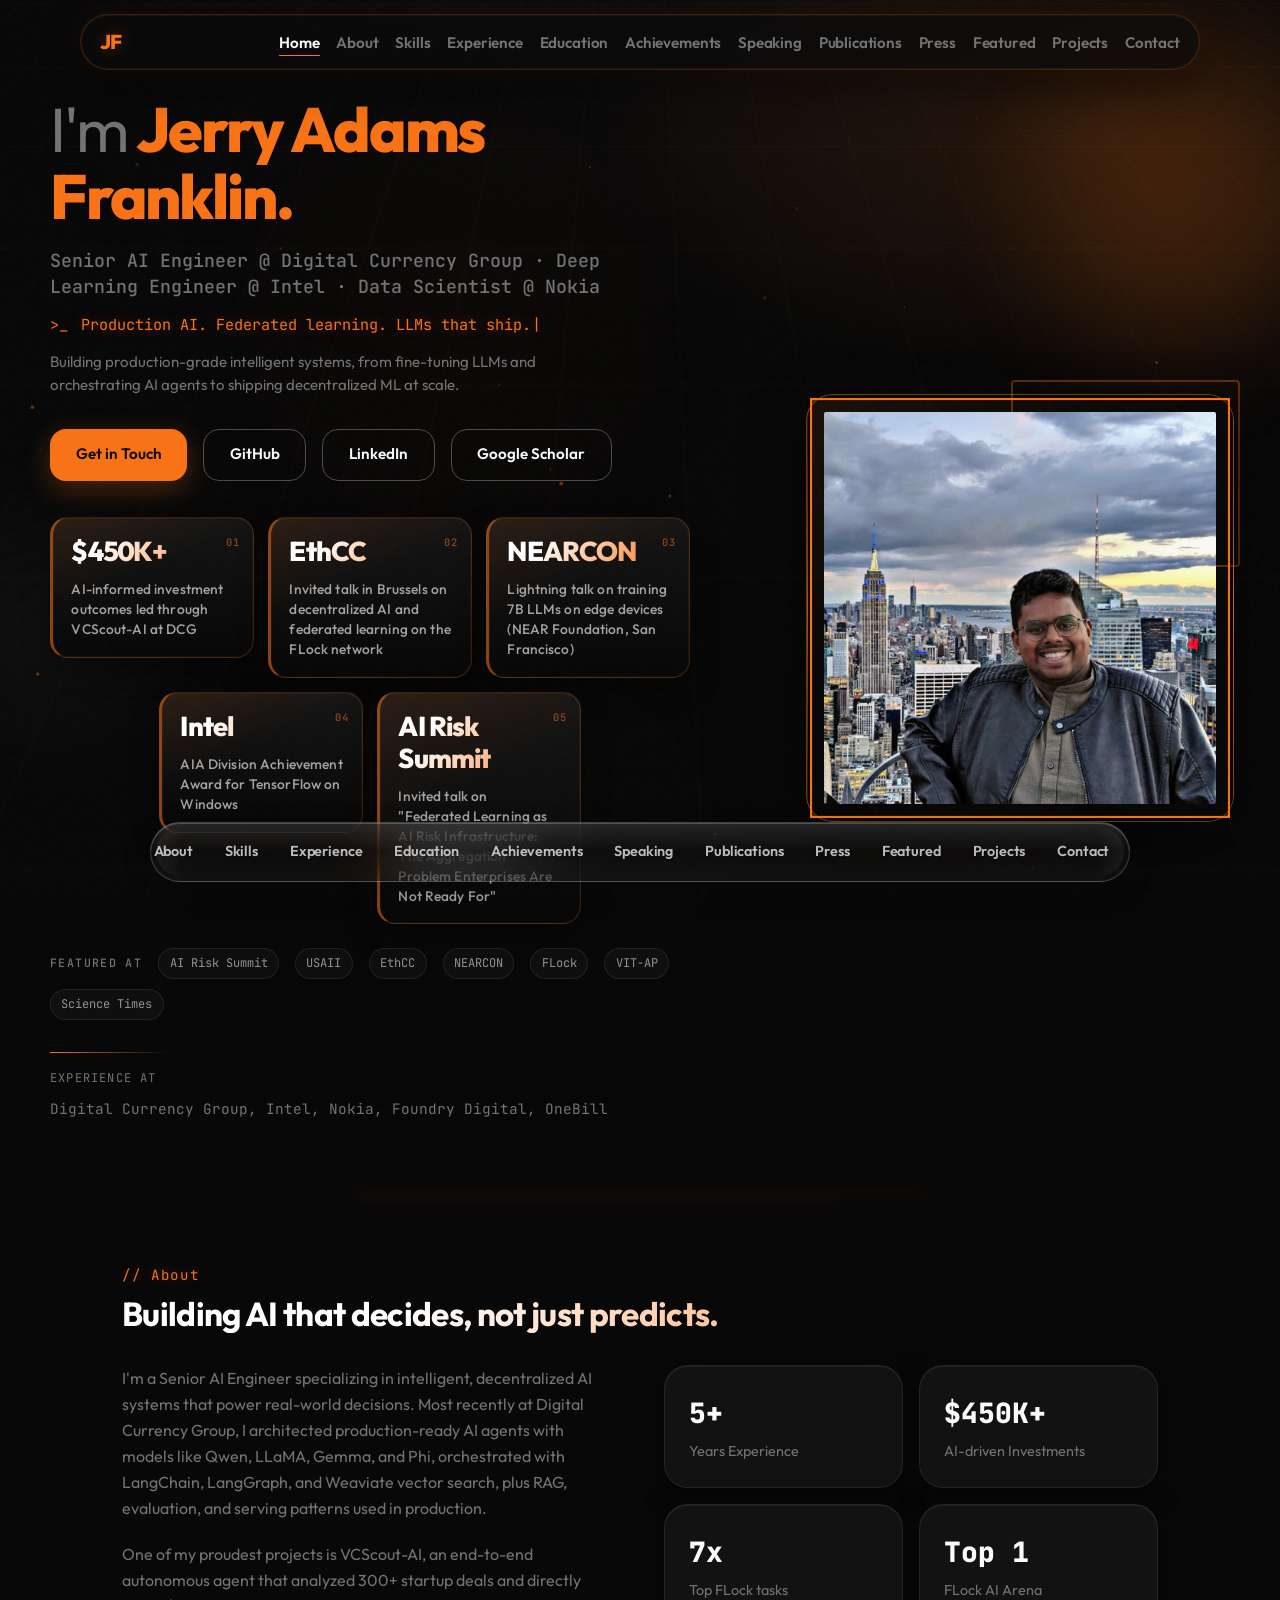
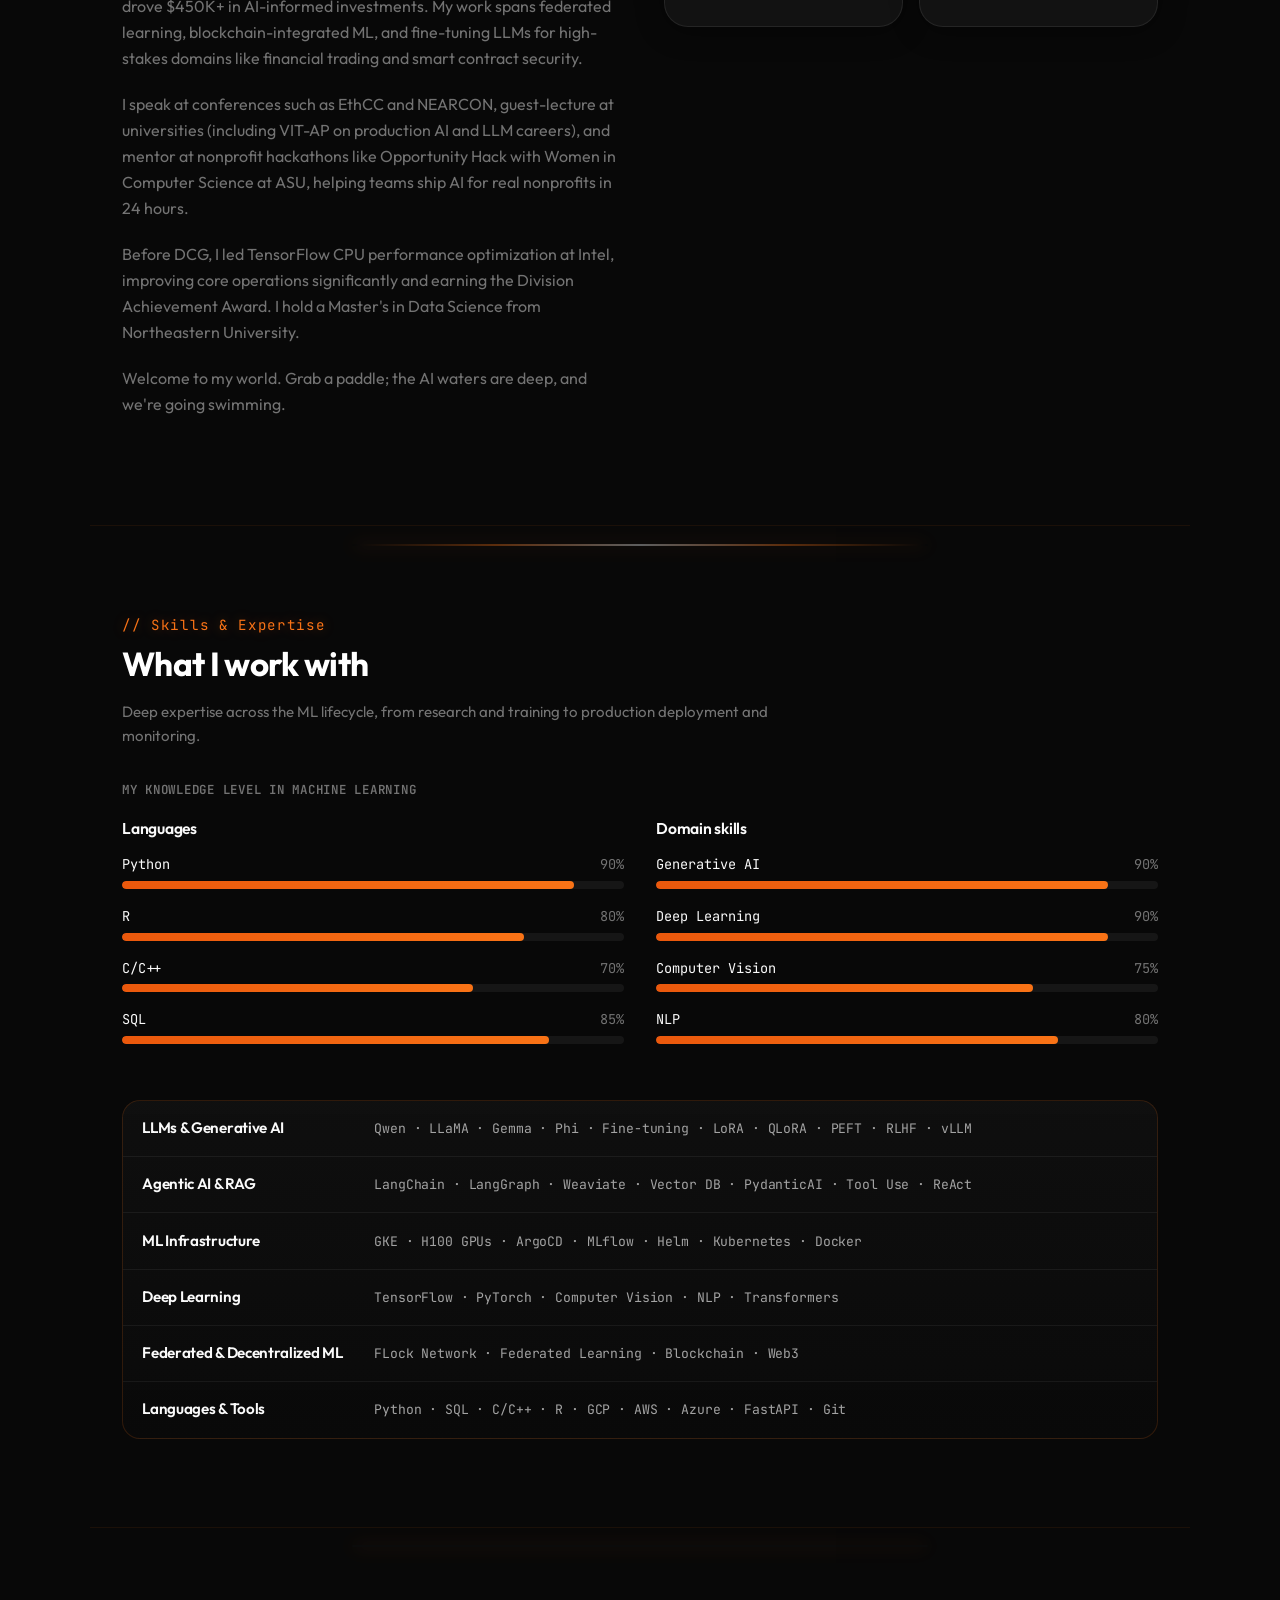
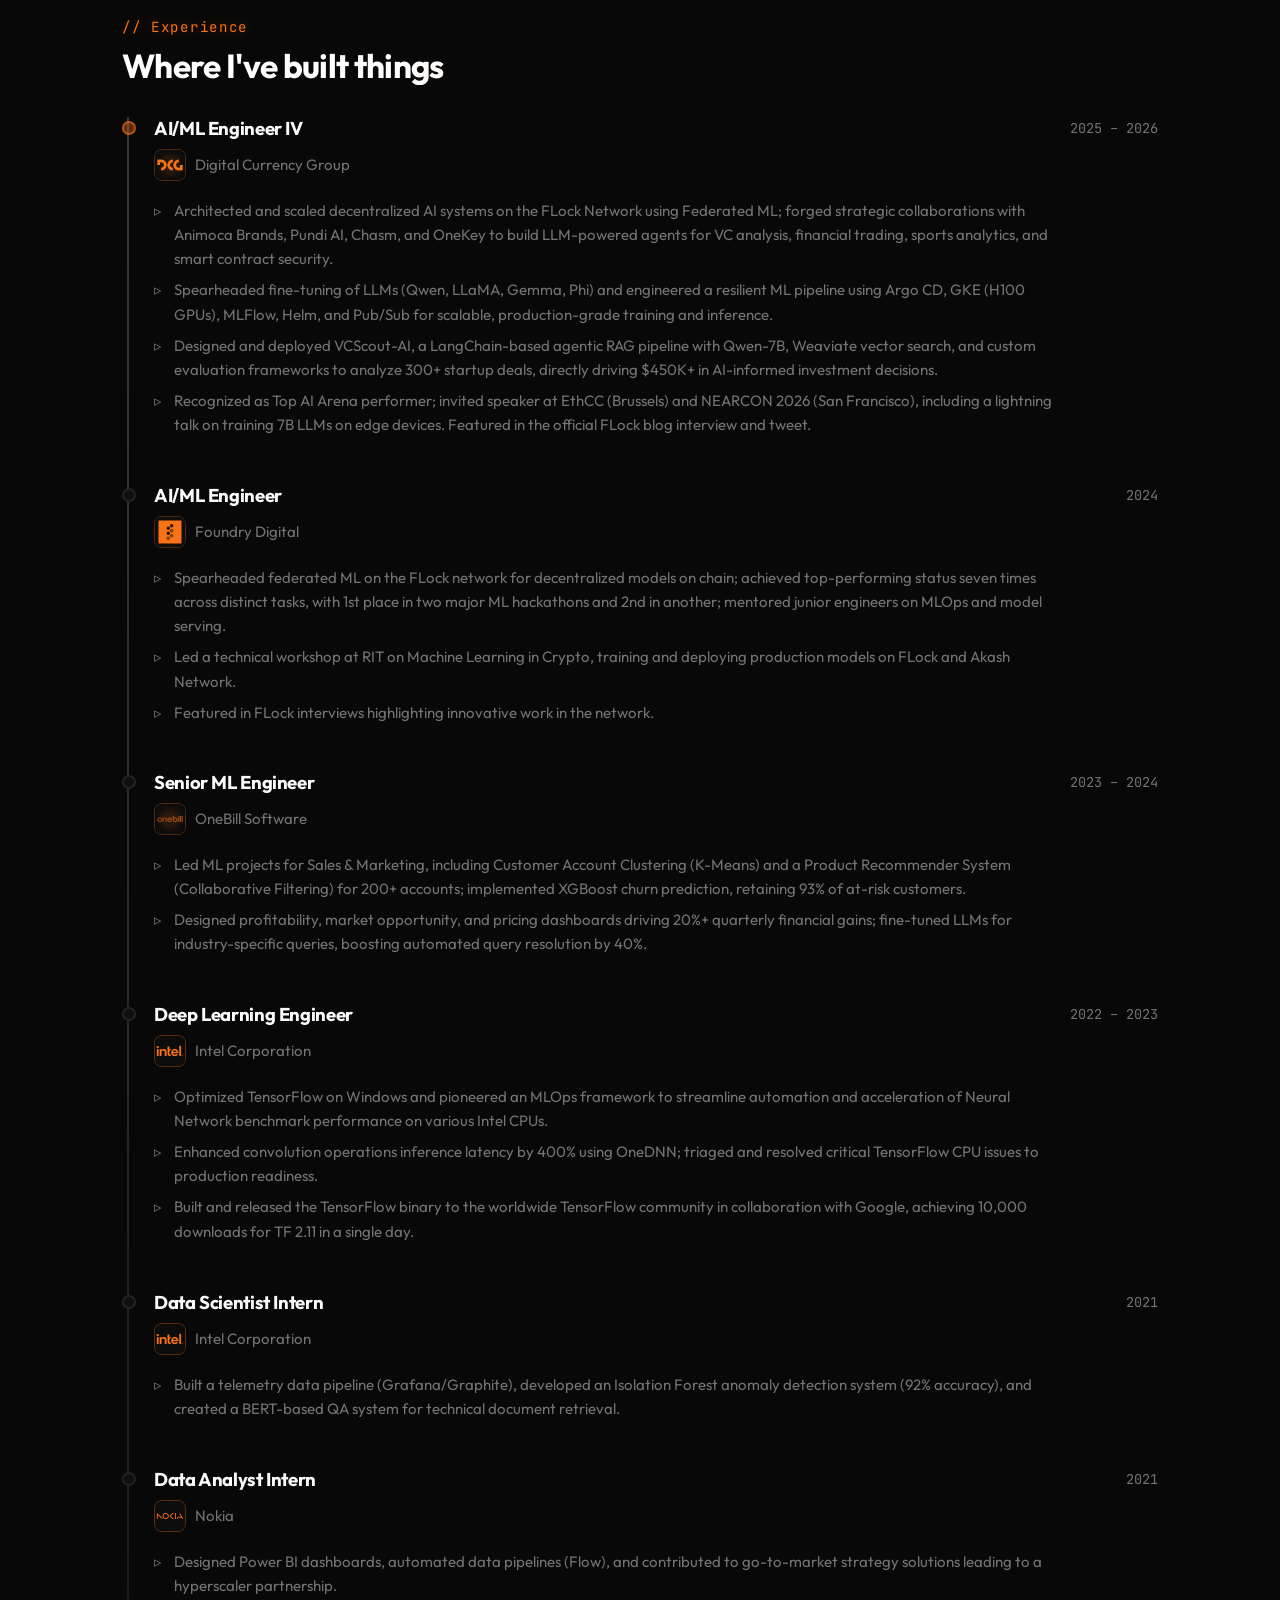
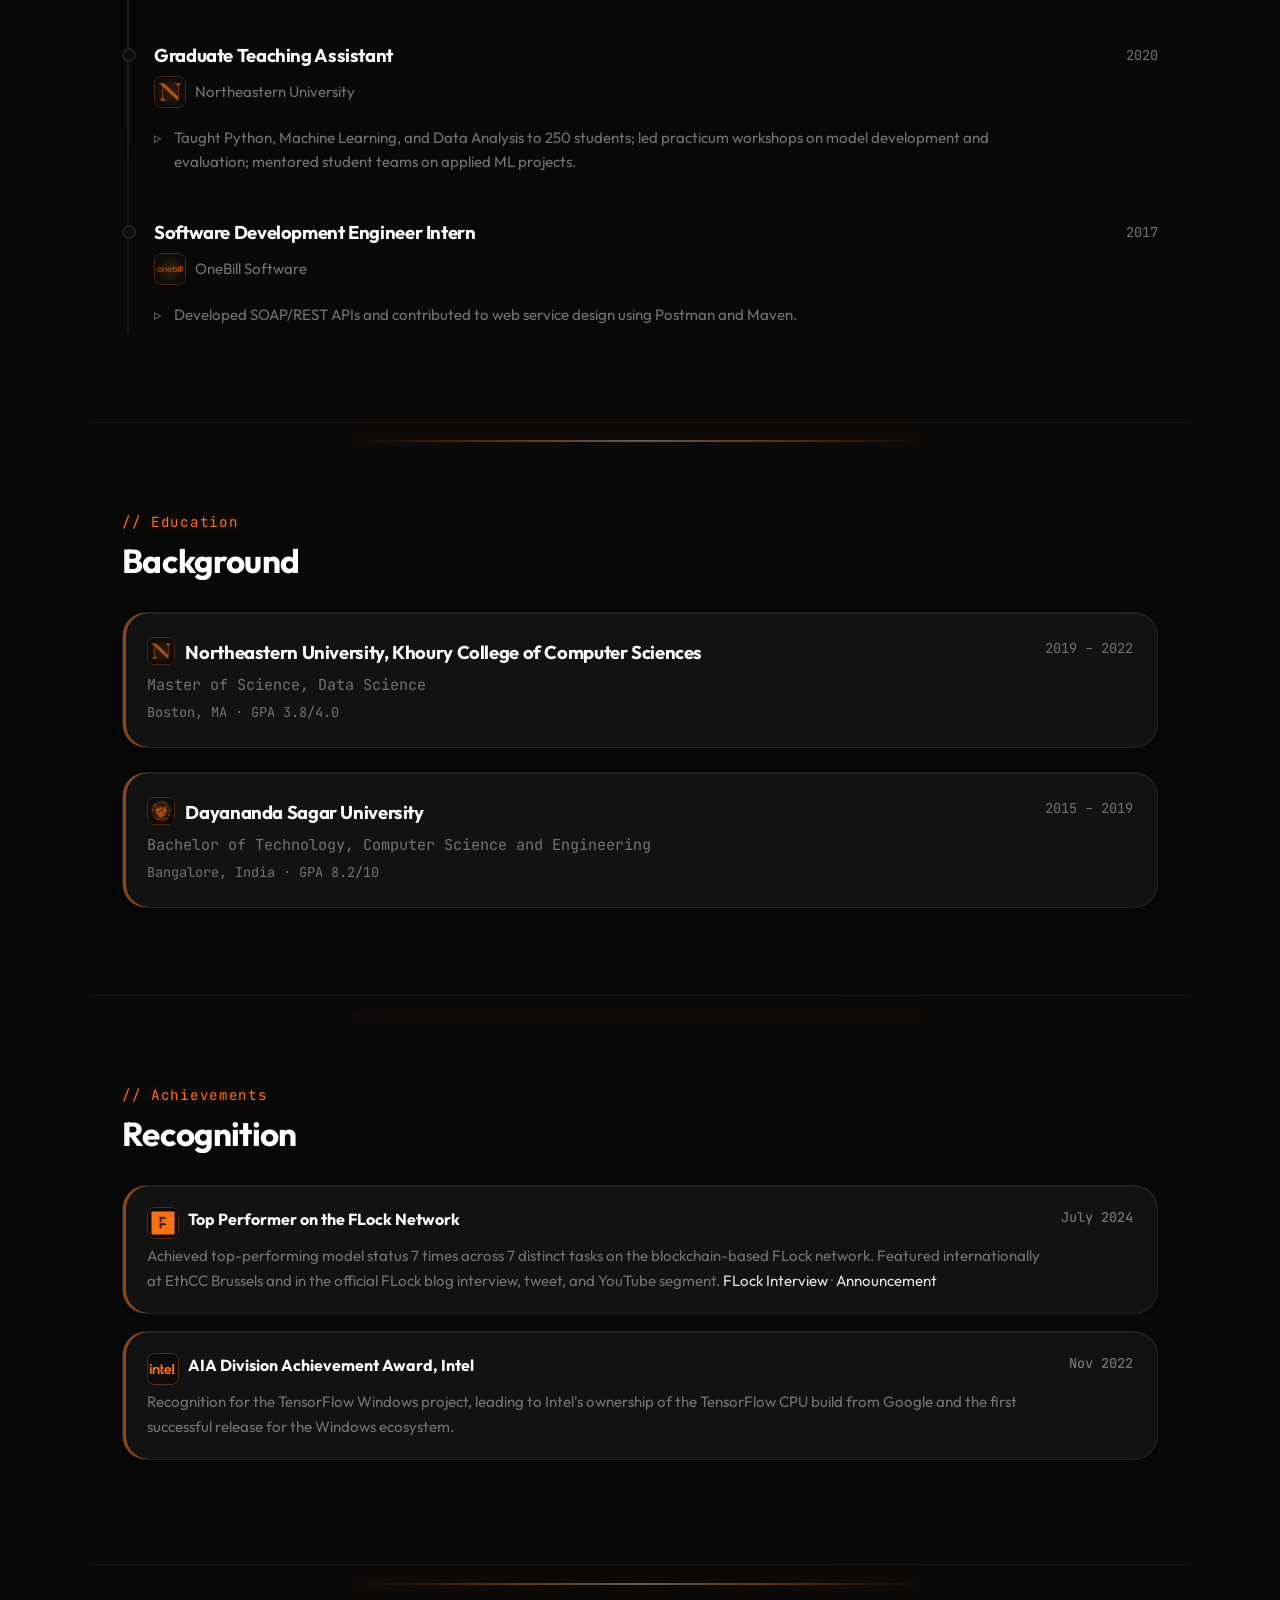
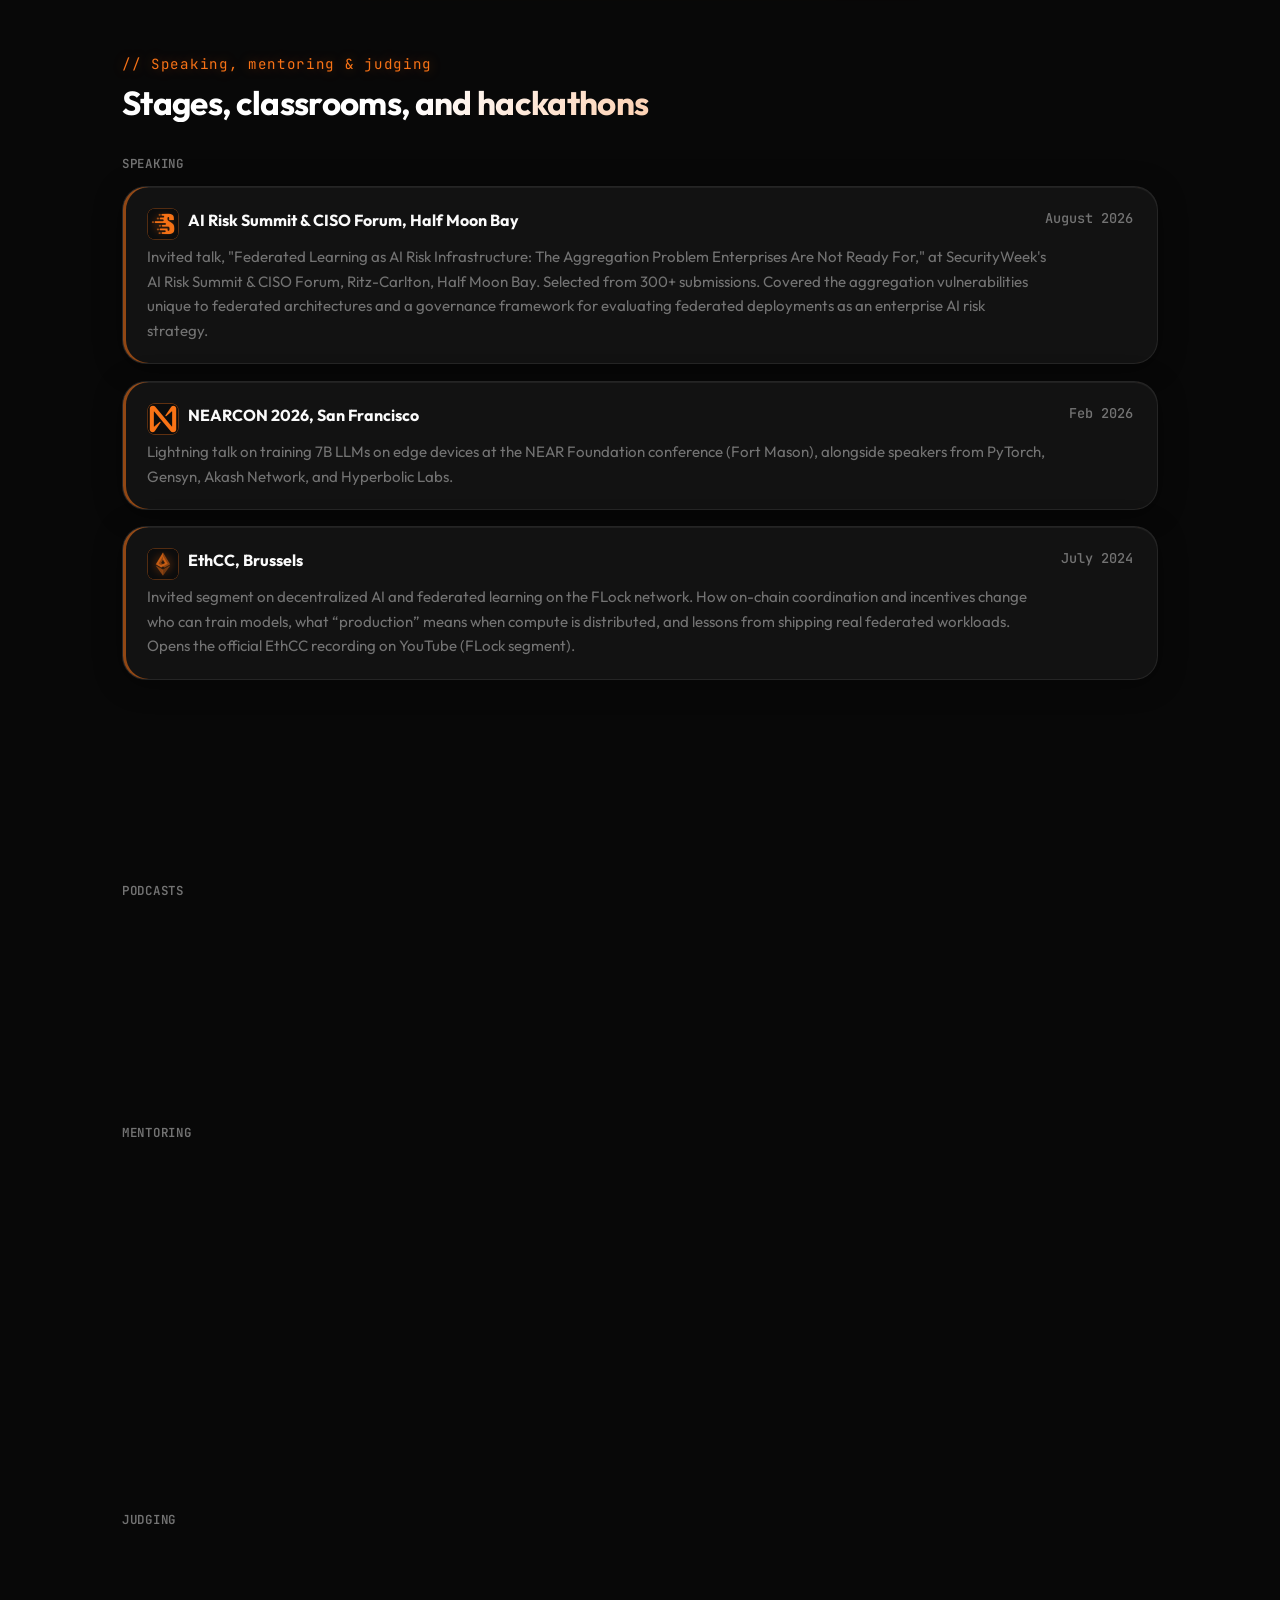
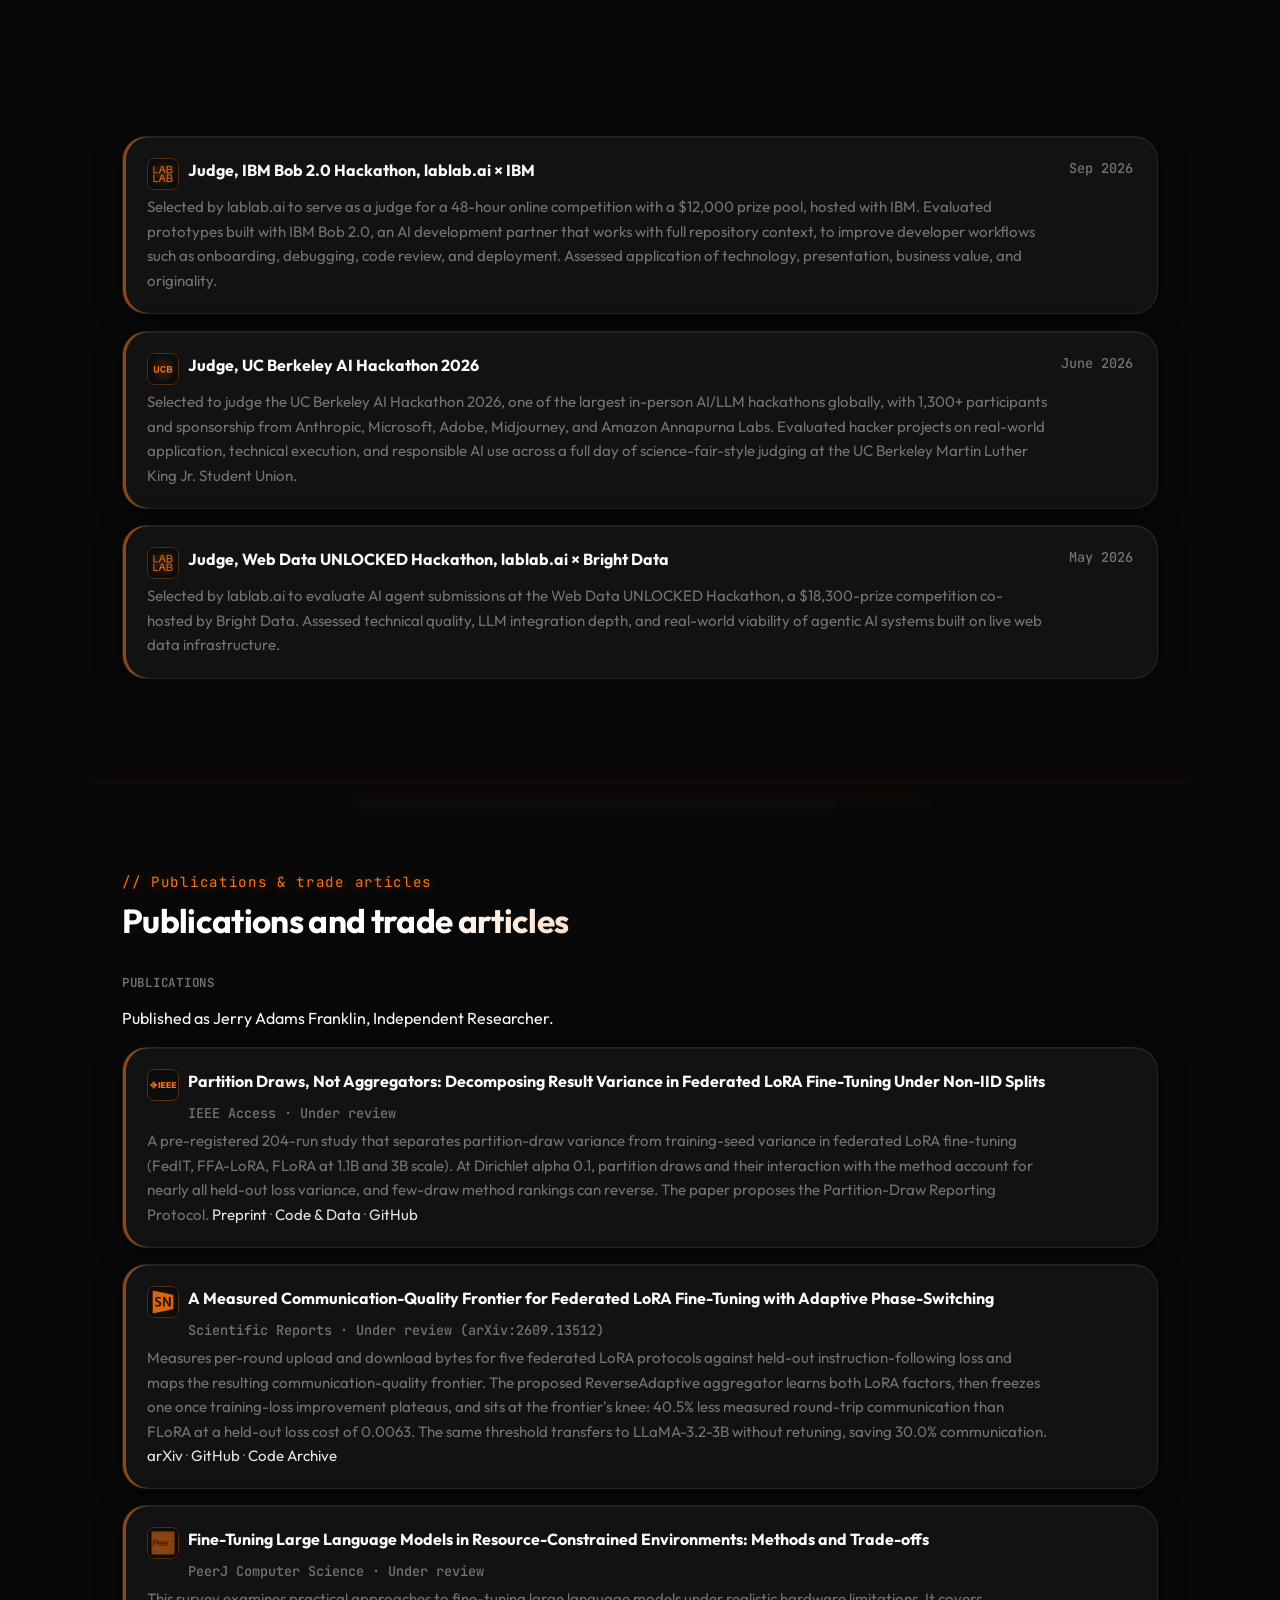
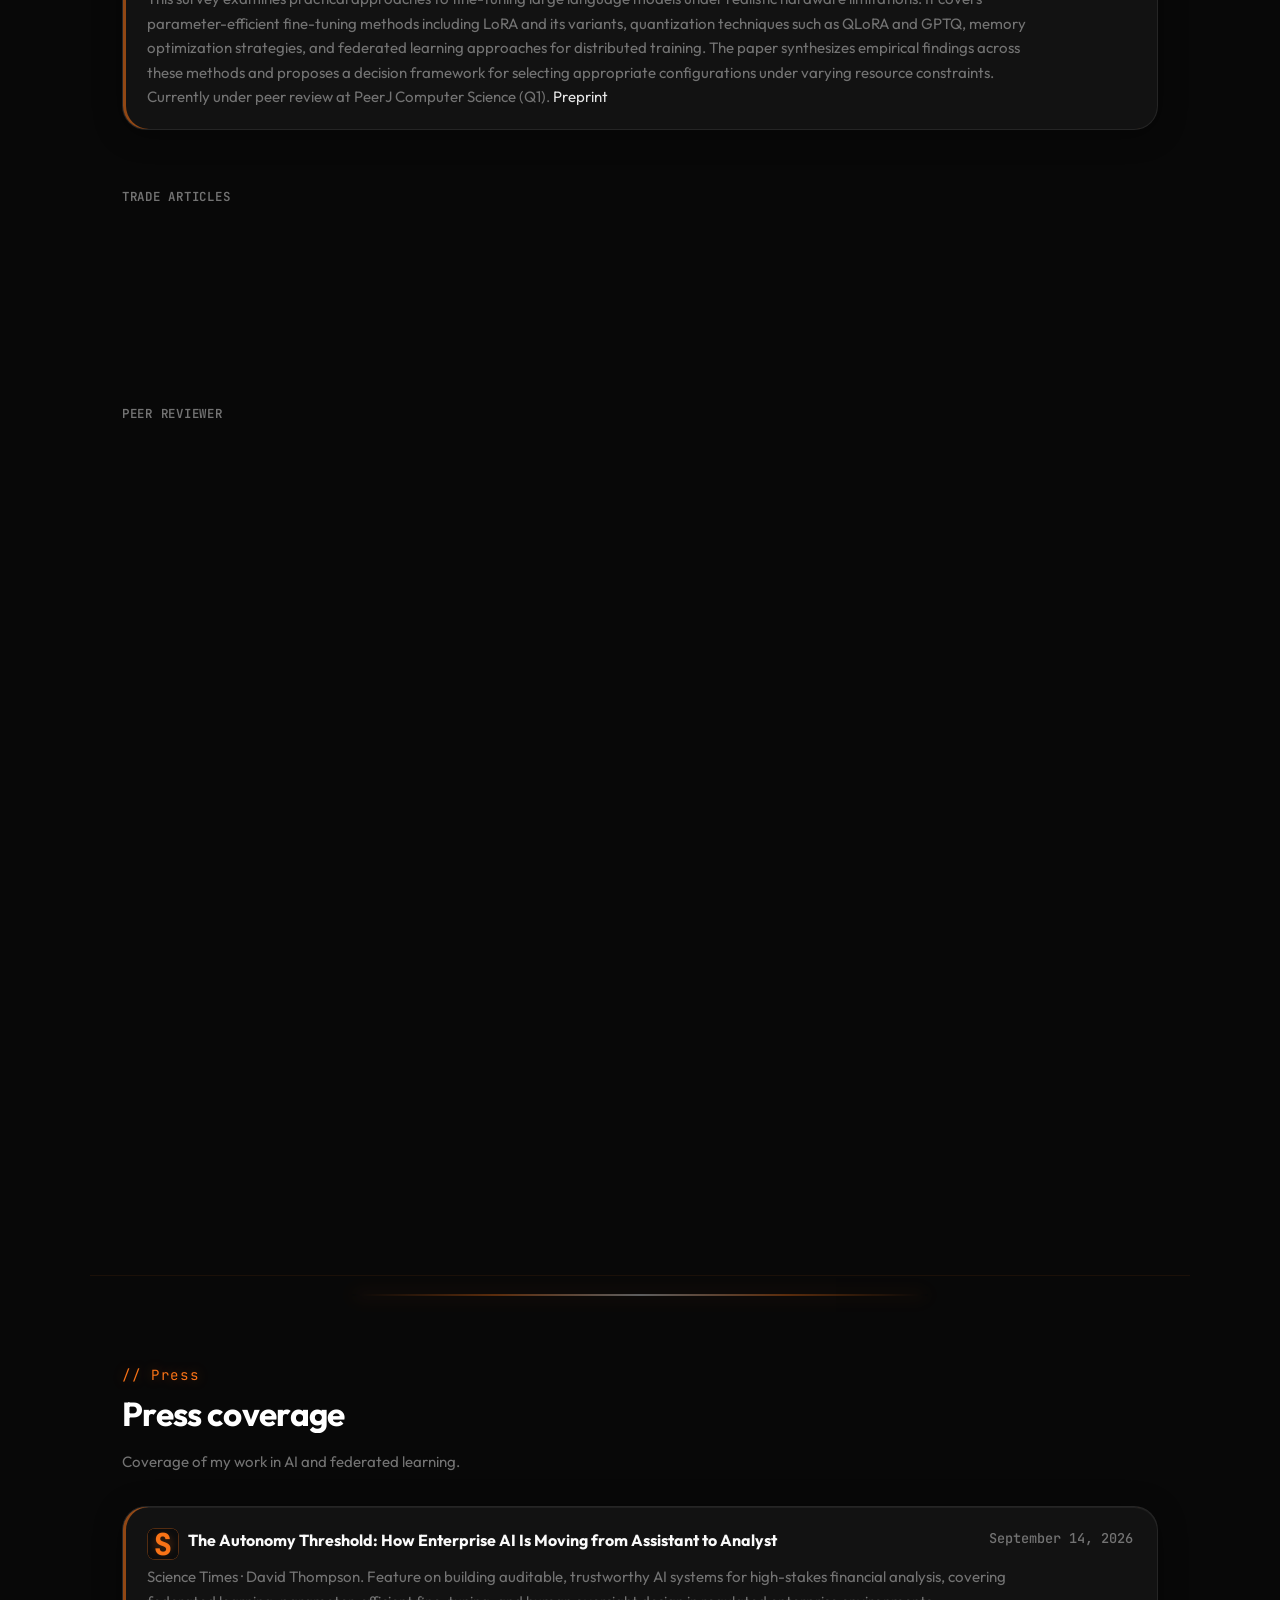
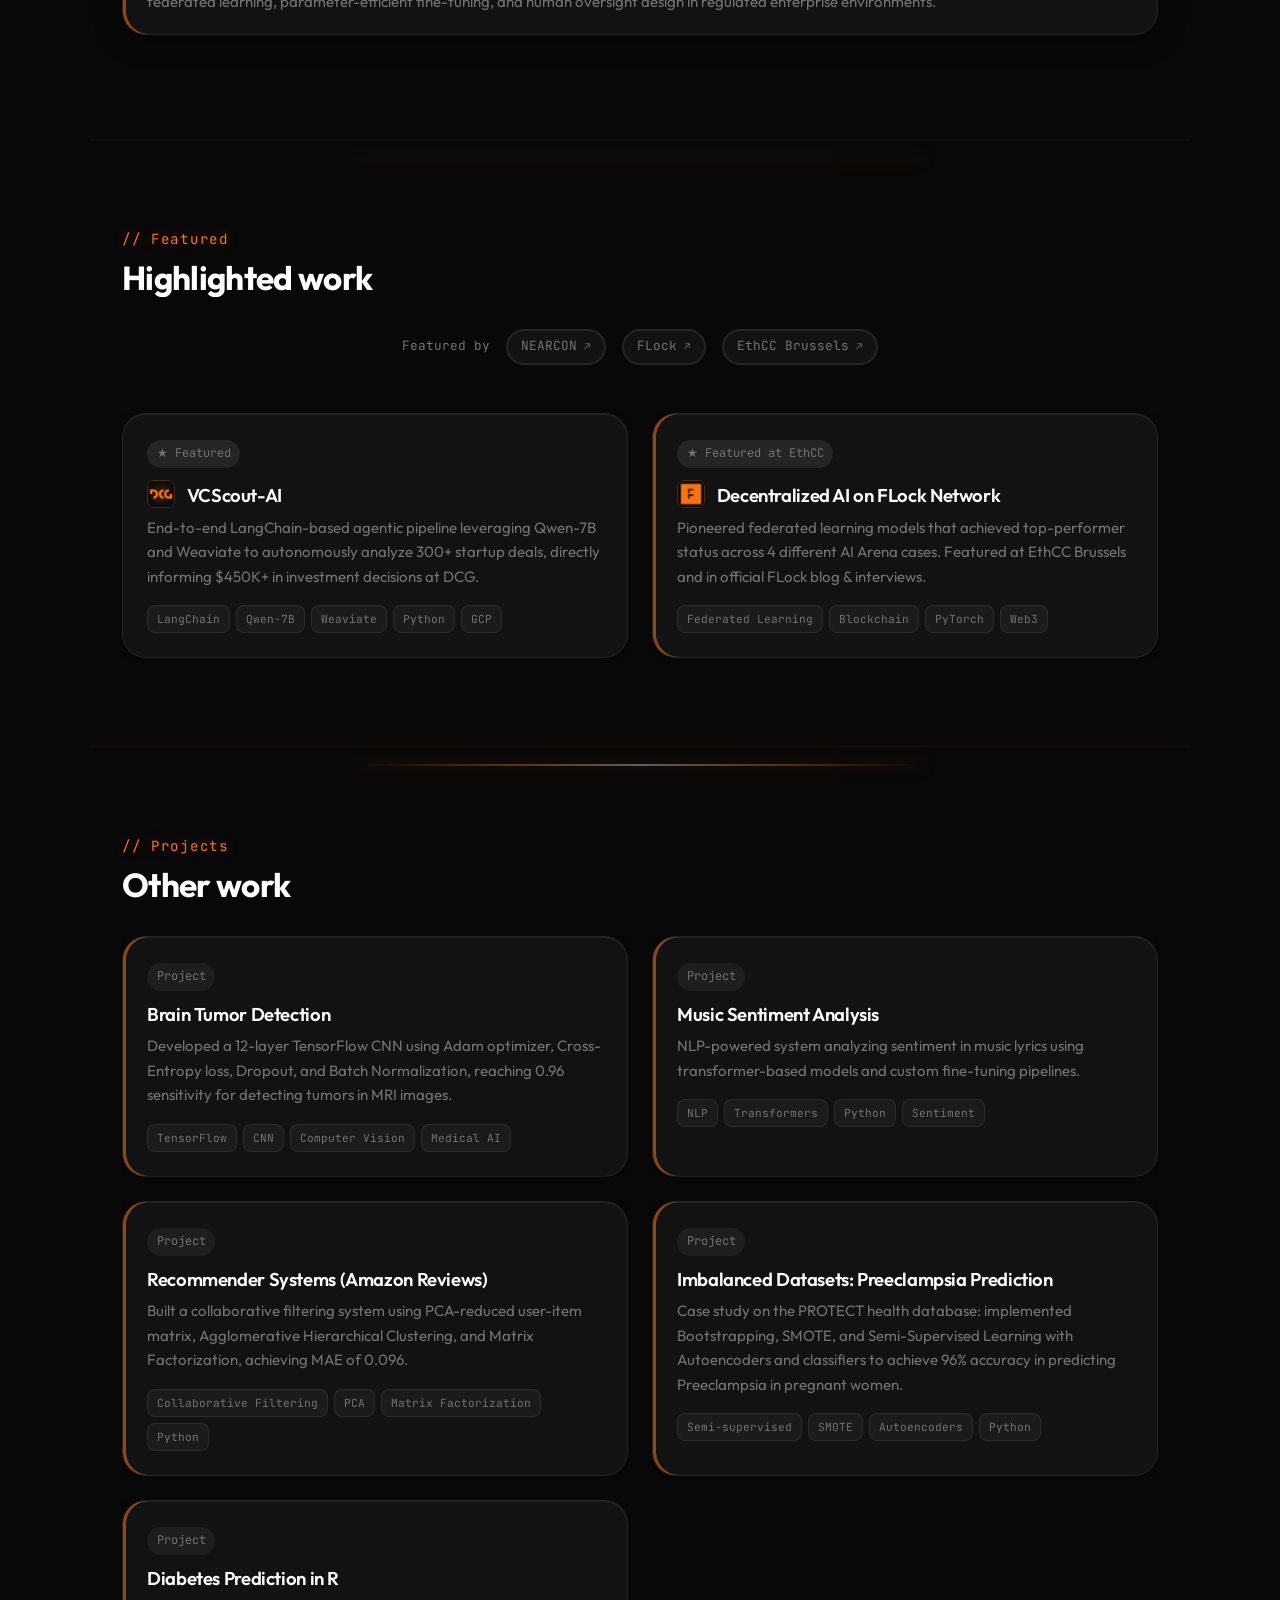
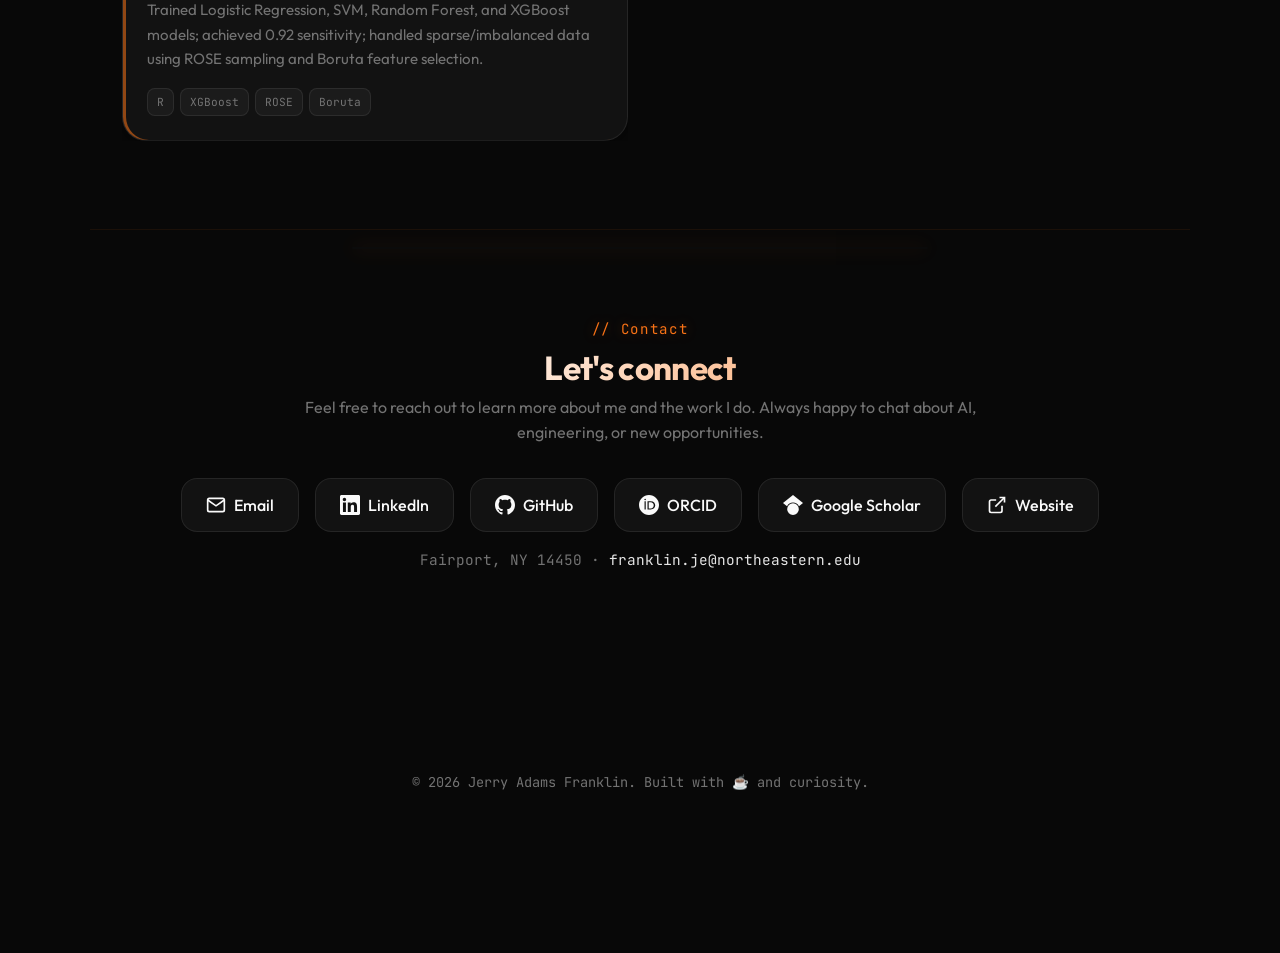
<file: index.html>
<!DOCTYPE html>
<html lang="en">
<head>
  <meta charset="UTF-8">
  <meta name="viewport" content="width=device-width, initial-scale=1.0">
  <title>Jerry Adams Franklin | Senior AI Engineer</title>
  <meta name="description" content="Senior AI Engineer building production-grade intelligent systems: LLMs, AI agents, decentralized ML.">
  <link rel="canonical" href="https://www.jerryadamsfranklin.com/">
  <meta property="og:type" content="website">
  <meta property="og:url" content="https://www.jerryadamsfranklin.com/">
  <meta property="og:title" content="Jerry Adams Franklin | Senior AI Engineer">
  <meta property="og:description" content="Senior AI Engineer building production-grade intelligent systems: LLMs, AI agents, decentralized ML.">
  <meta property="og:image" content="https://www.jerryadamsfranklin.com/assets/profile.png">
  <meta name="twitter:card" content="summary_large_image">
  <meta name="twitter:title" content="Jerry Adams Franklin | Senior AI Engineer">
  <meta name="twitter:description" content="Senior AI Engineer building production-grade intelligent systems: LLMs, AI agents, decentralized ML.">
  <meta name="twitter:image" content="https://www.jerryadamsfranklin.com/assets/profile.png">
  <meta name="theme-color" content="#080808">
  <link rel="icon" href="assets/favicon.svg" type="image/svg+xml">
  <link rel="apple-touch-icon" href="assets/profile.png">
  <link rel="preconnect" href="https://fonts.googleapis.com">
  <link rel="preconnect" href="https://fonts.gstatic.com" crossorigin>
  <link href="https://fonts.googleapis.com/css2?family=JetBrains+Mono:wght@400;500;600&family=Outfit:wght@300;400;500;600;700;800&display=swap" rel="stylesheet">
  <link rel="stylesheet" href="assets/css/site.css">
  <script type="application/ld+json">
  {
    "@context": "https://schema.org",
    "@type": "Person",
    "name": "Jerry Adams Franklin",
    "url": "https://www.jerryadamsfranklin.com/",
    "image": "https://www.jerryadamsfranklin.com/assets/profile.png",
    "jobTitle": "Senior AI Engineer",
    "sameAs": [
      "https://github.com/jerryadamsfranklin",
      "https://www.linkedin.com/in/jerry-adams-franklin/",
      "https://orcid.org/0009-0006-8470-8349"
    ]
  }
  </script>
</head>
<body class="page-home app-shell home-scroll digital-theme">
  <div class="digital-bg" aria-hidden="true">
    <div class="digital-grid"></div>
    <div class="digital-glow digital-glow-a"></div>
    <div class="digital-glow digital-glow-b"></div>
    <div class="digital-scan"></div>
    <canvas id="digitalParticles" class="digital-particles" data-particles></canvas>
  </div>

  <nav class="nav nav-app nav-float" id="nav" aria-label="Primary">
    <a href="#home" class="nav-brand" aria-label="Jerry Adams Franklin home">JF</a>
    <ul class="nav-links" id="navLinks">
      <li><a href="#home" data-nav="home" class="active">Home</a></li>
      <li><a href="#about" data-nav="about">About</a></li>
      <li><a href="#skills" data-nav="skills">Skills</a></li>
      <li><a href="#experience" data-nav="experience">Experience</a></li>
      <li><a href="#education" data-nav="education">Education</a></li>
      <li><a href="#achievements" data-nav="achievements">Achievements</a></li>
      <li><a href="#speaking" data-nav="speaking">Speaking</a></li>
      <li><a href="#publications" data-nav="publications">Publications</a></li>
      <li><a href="#press" data-nav="press">Press</a></li>
      <li><a href="#featured" data-nav="featured">Featured</a></li>
      <li><a href="#projects" data-nav="projects">Projects</a></li>
      <li><a href="#contact" data-nav="contact">Contact</a></li>
    </ul>
    <button type="button" class="nav-fab" id="navFab" aria-label="Open menu" aria-expanded="false">
      <span class="nav-fab-icon" aria-hidden="true"><span></span><span></span><span></span></span>
    </button>
    <button class="nav-toggle" id="navToggle" aria-label="Toggle menu">
      <svg fill="none" stroke="currentColor" viewBox="0 0 24 24"><path stroke-linecap="round" stroke-linejoin="round" stroke-width="2" d="M4 6h16M4 12h16M4 18h16"/></svg>
    </button>
  </nav>

  <main class="home-flow home-blend">
<header class="hero home-hero reveal" id="home">
    <div class="hero-bg">
      <div class="hero-orb"></div>
      <div class="hero-orb"></div>
      <div class="hero-orb"></div>
    </div>
    <div class="hero-inner">
      <div class="hero-content">
        <h1 class="hero-name">
          <span class="hero-name-line"><span class="hero-name-intro">I'm</span> <strong>Jerry Adams</strong></span>
          <span class="hero-name-line"><strong>Franklin.</strong></span>
        </h1>
        <p class="hero-tagline">Senior AI Engineer @ Digital Currency Group · Deep Learning Engineer @ Intel · Data Scientist @ Nokia</p>
        <p class="hero-digital-line"><span class="mono-tag">&gt;_</span> <span id="typedLede"></span><span class="typed-cursor" aria-hidden="true">|</span></p>
        <p class="hero-subtitle">
          Building production-grade intelligent systems, from fine-tuning LLMs and orchestrating AI agents to shipping decentralized ML at scale.
        </p>
        <div class="hero-buttons">
          <a href="#contact" class="btn btn-primary">Get in Touch</a>
          <a href="https://github.com/jerryadamsfranklin" class="btn btn-outline" target="_blank" rel="noopener noreferrer">GitHub</a>
          <a href="https://www.linkedin.com/in/jerry-adams-franklin/" class="btn btn-outline" target="_blank" rel="noopener noreferrer">LinkedIn</a>
          <a href="https://scholar.google.com/citations?user=sDS1eyIAAAAJ" class="btn btn-outline" target="_blank" rel="noopener noreferrer">Google Scholar</a>
        </div>
        <div class="hero-stats" id="heroStats">
          <a href="#project-vcscout" class="hero-stat anim-item" data-hero-card>
            <span class="hero-stat-glow" aria-hidden="true"></span>
            <span class="hero-stat-scan" aria-hidden="true"></span>
            <span class="hero-stat-index" aria-hidden="true">01</span>
            <strong>$450K+</strong>
            <span>AI-informed investment outcomes led through VCScout-AI at DCG</span>
          </a>
          <a href="#talk-ethcc" class="hero-stat anim-item" data-hero-card>
            <span class="hero-stat-glow" aria-hidden="true"></span>
            <span class="hero-stat-scan" aria-hidden="true"></span>
            <span class="hero-stat-index" aria-hidden="true">02</span>
            <strong>EthCC</strong>
            <span>Invited talk in Brussels on decentralized AI and federated learning on the FLock network</span>
          </a>
          <a href="#talk-nearcon" class="hero-stat anim-item" data-hero-card>
            <span class="hero-stat-glow" aria-hidden="true"></span>
            <span class="hero-stat-scan" aria-hidden="true"></span>
            <span class="hero-stat-index" aria-hidden="true">03</span>
            <strong>NEARCON</strong>
            <span>Lightning talk on training 7B LLMs on edge devices (NEAR Foundation, San Francisco)</span>
          </a>
          <a href="#award-intel" class="hero-stat anim-item" data-hero-card>
            <span class="hero-stat-glow" aria-hidden="true"></span>
            <span class="hero-stat-scan" aria-hidden="true"></span>
            <span class="hero-stat-index" aria-hidden="true">04</span>
            <strong>Intel</strong>
            <span>AIA Division Achievement Award for TensorFlow on Windows</span>
          </a>
          <a href="#talk-ai-risk-summit" class="hero-stat anim-item" data-hero-card>
            <span class="hero-stat-glow" aria-hidden="true"></span>
            <span class="hero-stat-scan" aria-hidden="true"></span>
            <span class="hero-stat-index" aria-hidden="true">05</span>
            <strong>AI Risk Summit</strong>
            <span>Invited talk on "Federated Learning as AI Risk Infrastructure: The Aggregation Problem Enterprises Are Not Ready For"</span>
          </a>
        </div>
        <div class="hero-press">
          <span class="hero-press-label">Featured at</span>
          <span class="hero-press-pill">AI Risk Summit</span>
          <span class="hero-press-pill">USAII</span>
          <span class="hero-press-pill">EthCC</span>
          <span class="hero-press-pill">NEARCON</span>
          <span class="hero-press-pill">FLock</span>
          <span class="hero-press-pill">VIT-AP</span>
          <span class="hero-press-pill">Science Times</span>
        </div>
        <div class="hero-divider"></div>
        <div class="hero-companies-wrap">
          <div class="hero-companies-label">Experience at</div>
          <div class="hero-companies">Digital Currency Group, Intel, Nokia, Foundry Digital, OneBill</div>
        </div>
      </div>
      <div class="hero-visual">
        <div class="hero-frame home-hero-photo-wrap">
          <span class="photo-ring"></span>
          <span class="photo-corner photo-corner-tl"></span>
          <span class="photo-corner photo-corner-tr"></span>
          <span class="photo-corner photo-corner-bl"></span>
          <span class="photo-corner photo-corner-br"></span>
          <img src="assets/profile.png" alt="Jerry Adams Franklin" class="hero-photo" width="640" height="640" loading="eager" decoding="async">
        </div>
      </div>
    </div>
  </header>

  <section id="about" class="home-sec reveal">
    <p class="section-label">// About</p>
    <h2 class="section-title">Building AI that decides, not just predicts.</h2>
    <div class="about-grid">
      <div class="about-text">
        <p>I'm a Senior AI Engineer specializing in intelligent, decentralized AI systems that power real-world decisions. Most recently at Digital Currency Group, I architected production-ready AI agents with models like Qwen, LLaMA, Gemma, and Phi, orchestrated with LangChain, LangGraph, and Weaviate vector search, plus RAG, evaluation, and serving patterns used in production.</p>
        <p>One of my proudest projects is VCScout-AI, an end-to-end autonomous agent that analyzed 300+ startup deals and directly drove $450K+ in AI-informed investments. My work spans federated learning, blockchain-integrated ML, and fine-tuning LLMs for high-stakes domains like financial trading and smart contract security.</p>
        <p>I speak at conferences such as EthCC and NEARCON, guest-lecture at universities (including VIT-AP on production AI and LLM careers), and mentor at nonprofit hackathons like Opportunity Hack with Women in Computer Science at ASU, helping teams ship AI for real nonprofits in 24 hours.</p>
        <p>Before DCG, I led TensorFlow CPU performance optimization at Intel, improving core operations significantly and earning the Division Achievement Award. I hold a Master's in Data Science from Northeastern University.</p>
        <p>Welcome to my world. Grab a paddle; the AI waters are deep, and we're going swimming.</p>
      </div>
      <div class="about-stats">
        <div class="stat-card anim-item"><div class="num">5+</div><div class="label">Years Experience</div></div>
        <div class="stat-card anim-item"><div class="num">$450K+</div><div class="label">AI-driven Investments</div></div>
        <div class="stat-card anim-item"><div class="num">7x</div><div class="label">Top FLock tasks</div></div>
        <div class="stat-card anim-item"><div class="num">Top 1</div><div class="label">FLock AI Arena</div></div>
      </div>
    </div>
  </section>

  <section id="skills" class="home-sec reveal">
    <p class="section-label">// Skills & Expertise</p>
    <h2 class="section-title">What I work with</h2>
    <p class="skills-subtitle">Deep expertise across the ML lifecycle, from research and training to production deployment and monitoring.</p>
    <div class="knowledge-block">
      <h3>My knowledge level in machine learning</h3>
      <div class="knowledge-grid">
        <div>
          <h3>Languages</h3>
          <div class="skill-bar-wrap"><div class="label-row"><span>Python</span><span>90%</span></div><div class="skill-bar-track"><div class="skill-bar-fill" style="width: 90%"></div></div></div>
          <div class="skill-bar-wrap"><div class="label-row"><span>R</span><span>80%</span></div><div class="skill-bar-track"><div class="skill-bar-fill" style="width: 80%"></div></div></div>
          <div class="skill-bar-wrap"><div class="label-row"><span>C/C++</span><span>70%</span></div><div class="skill-bar-track"><div class="skill-bar-fill" style="width: 70%"></div></div></div>
          <div class="skill-bar-wrap"><div class="label-row"><span>SQL</span><span>85%</span></div><div class="skill-bar-track"><div class="skill-bar-fill" style="width: 85%"></div></div></div>
        </div>
        <div>
          <h3>Domain skills</h3>
          <div class="skill-bar-wrap"><div class="label-row"><span>Generative AI</span><span>90%</span></div><div class="skill-bar-track"><div class="skill-bar-fill" style="width: 90%"></div></div></div>
          <div class="skill-bar-wrap"><div class="label-row"><span>Deep Learning</span><span>90%</span></div><div class="skill-bar-track"><div class="skill-bar-fill" style="width: 90%"></div></div></div>
          <div class="skill-bar-wrap"><div class="label-row"><span>Computer Vision</span><span>75%</span></div><div class="skill-bar-track"><div class="skill-bar-fill" style="width: 75%"></div></div></div>
          <div class="skill-bar-wrap"><div class="label-row"><span>NLP</span><span>80%</span></div><div class="skill-bar-track"><div class="skill-bar-fill" style="width: 80%"></div></div></div>
        </div>
      </div>
    </div>
    <div class="skill-stack">
      <div class="skill-row anim-item">
        <h3>LLMs &amp; Generative AI</h3>
        <p class="skill-line">Qwen · LLaMA · Gemma · Phi · Fine-tuning · LoRA · QLoRA · PEFT · RLHF · vLLM</p>
      </div>
      <div class="skill-row anim-item">
        <h3>Agentic AI &amp; RAG</h3>
        <p class="skill-line">LangChain · LangGraph · Weaviate · Vector DB · PydanticAI · Tool Use · ReAct</p>
      </div>
      <div class="skill-row anim-item">
        <h3>ML Infrastructure</h3>
        <p class="skill-line">GKE · H100 GPUs · ArgoCD · MLflow · Helm · Kubernetes · Docker</p>
      </div>
      <div class="skill-row anim-item">
        <h3>Deep Learning</h3>
        <p class="skill-line">TensorFlow · PyTorch · Computer Vision · NLP · Transformers</p>
      </div>
      <div class="skill-row anim-item">
        <h3>Federated &amp; Decentralized ML</h3>
        <p class="skill-line">FLock Network · Federated Learning · Blockchain · Web3</p>
      </div>
      <div class="skill-row anim-item">
        <h3>Languages &amp; Tools</h3>
        <p class="skill-line">Python · SQL · C/C++ · R · GCP · AWS · Azure · FastAPI · Git</p>
      </div>
    </div>
  </section>

  <section id="experience" class="home-sec reveal">
    <p class="section-label">// Experience</p>
    <h2 class="section-title">Where I've built things</h2>
    <div class="timeline">
      <div class="timeline-item anim-item">
        <div class="timeline-dot"></div>
        <div class="timeline-date">2025 – 2026</div>
        <div class="timeline-role">AI/ML Engineer IV</div>
        <div class="timeline-company"><img class="mono-mark" src="assets/logos/dcg.png" alt="" width="32" height="32" loading="lazy" decoding="async">Digital Currency Group</div>
        <ul class="timeline-bullets is-collapsible">
          <li>Architected and scaled decentralized AI systems on the FLock Network using Federated ML; forged strategic collaborations with Animoca Brands, Pundi AI, Chasm, and OneKey to build LLM-powered agents for VC analysis, financial trading, sports analytics, and smart contract security.</li>
          <li>Spearheaded fine-tuning of LLMs (Qwen, LLaMA, Gemma, Phi) and engineered a resilient ML pipeline using Argo CD, GKE (H100 GPUs), MLFlow, Helm, and Pub/Sub for scalable, production-grade training and inference.</li>
          <li class="timeline-bullet-extra">Designed and deployed VCScout-AI, a LangChain-based agentic RAG pipeline with Qwen-7B, Weaviate vector search, and custom evaluation frameworks to analyze 300+ startup deals, directly driving $450K+ in AI-informed investment decisions.</li>
          <li class="timeline-bullet-extra">Recognized as Top AI Arena performer; invited speaker at EthCC (Brussels) and NEARCON 2026 (San Francisco), including a lightning talk on training 7B LLMs on edge devices. Featured in the official FLock blog interview and tweet.</li>
        </ul>
        <button type="button" class="timeline-more" aria-expanded="false" hidden>Show more</button>
      </div>
      <div class="timeline-item anim-item">
        <div class="timeline-dot"></div>
        <div class="timeline-date">2024</div>
        <div class="timeline-role">AI/ML Engineer</div>
        <div class="timeline-company"><img class="mono-mark" src="assets/logos/foundry.png" alt="" width="32" height="32" loading="lazy" decoding="async">Foundry Digital</div>
        <ul class="timeline-bullets is-collapsible">
          <li>Spearheaded federated ML on the FLock network for decentralized models on chain; achieved top-performing status seven times across distinct tasks, with 1st place in two major ML hackathons and 2nd in another; mentored junior engineers on MLOps and model serving.</li>
          <li>Led a technical workshop at RIT on Machine Learning in Crypto, training and deploying production models on FLock and Akash Network.</li>
          <li class="timeline-bullet-extra">Featured in FLock interviews highlighting innovative work in the network.</li>
        </ul>
        <button type="button" class="timeline-more" aria-expanded="false" hidden>Show more</button>
      </div>
      <div class="timeline-item anim-item">
        <div class="timeline-dot"></div>
        <div class="timeline-date">2023 – 2024</div>
        <div class="timeline-role">Senior ML Engineer</div>
        <div class="timeline-company"><img class="mono-mark" src="assets/logos/onebill.png" alt="" width="32" height="32" loading="lazy" decoding="async">OneBill Software</div>
        <ul class="timeline-bullets">
          <li>Led ML projects for Sales & Marketing, including Customer Account Clustering (K-Means) and a Product Recommender System (Collaborative Filtering) for 200+ accounts; implemented XGBoost churn prediction, retaining 93% of at-risk customers.</li>
          <li>Designed profitability, market opportunity, and pricing dashboards driving 20%+ quarterly financial gains; fine-tuned LLMs for industry-specific queries, boosting automated query resolution by 40%.</li>
        </ul>
      </div>
      <div class="timeline-item anim-item">
        <div class="timeline-dot"></div>
        <div class="timeline-date">2022 – 2023</div>
        <div class="timeline-role">Deep Learning Engineer</div>
        <div class="timeline-company"><img class="mono-mark" src="assets/logos/intel.png" alt="" width="32" height="32" loading="lazy" decoding="async">Intel Corporation</div>
        <ul class="timeline-bullets is-collapsible">
          <li>Optimized TensorFlow on Windows and pioneered an MLOps framework to streamline automation and acceleration of Neural Network benchmark performance on various Intel CPUs.</li>
          <li>Enhanced convolution operations inference latency by 400% using OneDNN; triaged and resolved critical TensorFlow CPU issues to production readiness.</li>
          <li class="timeline-bullet-extra">Built and released the TensorFlow binary to the worldwide TensorFlow community in collaboration with Google, achieving 10,000 downloads for TF 2.11 in a single day.</li>
        </ul>
        <button type="button" class="timeline-more" aria-expanded="false" hidden>Show more</button>
      </div>
      <div class="timeline-item anim-item">
        <div class="timeline-dot"></div>
        <div class="timeline-date">2021</div>
        <div class="timeline-role">Data Scientist Intern</div>
        <div class="timeline-company"><img class="mono-mark" src="assets/logos/intel.png" alt="" width="32" height="32" loading="lazy" decoding="async">Intel Corporation</div>
        <ul class="timeline-bullets">
          <li>Built a telemetry data pipeline (Grafana/Graphite), developed an Isolation Forest anomaly detection system (92% accuracy), and created a BERT-based QA system for technical document retrieval.</li>
        </ul>
      </div>
      <div class="timeline-item anim-item">
        <div class="timeline-dot"></div>
        <div class="timeline-date">2021</div>
        <div class="timeline-role">Data Analyst Intern</div>
        <div class="timeline-company"><img class="mono-mark" src="assets/logos/nokia.png" alt="" width="32" height="32" loading="lazy" decoding="async">Nokia</div>
        <ul class="timeline-bullets">
          <li>Designed Power BI dashboards, automated data pipelines (Flow), and contributed to go-to-market strategy solutions leading to a hyperscaler partnership.</li>
        </ul>
      </div>
      <div class="timeline-item anim-item">
        <div class="timeline-dot"></div>
        <div class="timeline-date">2020</div>
        <div class="timeline-role">Graduate Teaching Assistant</div>
        <div class="timeline-company"><img class="mono-mark" src="assets/logos/northeastern.png" alt="" width="32" height="32" loading="lazy" decoding="async">Northeastern University</div>
        <ul class="timeline-bullets">
          <li>Taught Python, Machine Learning, and Data Analysis to 250 students; led practicum workshops on model development and evaluation; mentored student teams on applied ML projects.</li>
        </ul>
      </div>
      <div class="timeline-item anim-item">
        <div class="timeline-dot"></div>
        <div class="timeline-date">2017</div>
        <div class="timeline-role">Software Development Engineer Intern</div>
        <div class="timeline-company"><img class="mono-mark" src="assets/logos/onebill.png" alt="" width="32" height="32" loading="lazy" decoding="async">OneBill Software</div>
        <ul class="timeline-bullets">
          <li>Developed SOAP/REST APIs and contributed to web service design using Postman and Maven.</li>
        </ul>
      </div>
    </div>
  </section>

  <section id="education" class="home-sec reveal">
    <p class="section-label">// Education</p>
    <h2 class="section-title">Background</h2>
    <div class="education-grid">
      <a href="https://www.khoury.northeastern.edu" target="_blank" rel="noopener noreferrer" class="education-card anim-item">
        <div class="education-card-main">
          <div class="school"><img class="card-logo" src="assets/logos/northeastern.png" alt="" width="32" height="32" loading="lazy" decoding="async">Northeastern University, Khoury College of Computer Sciences</div>
          <div class="degree">Master of Science, Data Science</div>
          <div class="education-extra">Boston, MA · GPA 3.8/4.0</div>
        </div>
        <div class="education-dates">2019 – 2022</div>
      </a>
      <a href="https://www.dsu.edu.in" target="_blank" rel="noopener noreferrer" class="education-card anim-item">
        <div class="education-card-main">
          <div class="school"><img class="card-logo" src="assets/logos/dsu.png" alt="" width="32" height="32" loading="lazy" decoding="async">Dayananda Sagar University</div>
          <div class="degree">Bachelor of Technology, Computer Science and Engineering</div>
          <div class="education-extra">Bangalore, India · GPA 8.2/10</div>
        </div>
        <div class="education-dates">2015 – 2019</div>
      </a>
    </div>
  </section>

  <section id="achievements" class="home-sec reveal">
    <p class="section-label">// Achievements</p>
    <h2 class="section-title">Recognition</h2>
    <div class="achievements-list">
      <div class="achievement-item anim-item achievement-item-card-link">
        <a href="https://www.flock.io/blog/flock-interviews-top-ai-arena-user-from-foundry" class="achievement-card-hit" target="_blank" rel="noopener noreferrer" aria-label="Open FLock interview: Top Performer on the FLock Network"></a>
        <div class="title">
          <img class="card-logo" src="assets/logos/flock.png" alt="" width="32" height="32" loading="lazy" decoding="async">
          <span class="title-text">Top Performer on the FLock Network</span>
          <span class="date">July 2024</span>
        </div>
        <p class="desc">Achieved top-performing model status 7 times across 7 distinct tasks on the blockchain-based FLock network. Featured internationally at EthCC Brussels and in the official FLock blog interview, tweet, and YouTube segment. <a href="https://www.flock.io/blog/flock-interviews-top-ai-arena-user-from-foundry" target="_blank" rel="noopener noreferrer">FLock Interview</a> · <a href="https://x.com/flock_io/status/1823411402666569790" target="_blank" rel="noopener noreferrer">Announcement</a></p>
      </div>
      <a href="https://www.linkedin.com/in/jerry-adams-franklin/overlay/1635555036131/single-media-viewer/?profileId=ACoAACnkCCsBT722Vw_kHd1OX1cbKCfjjyGC5ls" target="_blank" rel="noopener noreferrer" class="achievement-item anim-item" id="award-intel">
        <div class="title">
          <img class="card-logo" src="assets/logos/intel.png" alt="" width="32" height="32" loading="lazy" decoding="async">
          <span class="title-text">AIA Division Achievement Award, Intel</span>
          <span class="date">Nov 2022</span>
        </div>
        <p class="desc">Recognition for the TensorFlow Windows project, leading to Intel's ownership of the TensorFlow CPU build from Google and the first successful release for the Windows ecosystem.</p>
      </a>
    </div>
  </section>

  <section id="speaking" class="home-sec reveal">
    <p class="section-label">// Speaking, mentoring & judging</p>
    <h2 class="section-title">Stages, classrooms, and hackathons</h2>
    <div class="publications-stack">
      <div class="writing-block">
        <h3>Speaking</h3>
        <div class="achievements-list">
          <a href="https://www.airisksummit.com/event-session/federated-learning-as-ai-risk-infrastructure-the-aggregation-problem-enterprises-are-not-ready-for/" target="_blank" rel="noopener noreferrer" class="achievement-item anim-item" id="talk-ai-risk-summit">
            <div class="title">
              <img class="card-logo" src="assets/logos/airisk-summit.png" alt="" width="32" height="32" loading="lazy" decoding="async">
              <span class="title-text">AI Risk Summit &amp; CISO Forum, Half Moon Bay</span>
              <span class="date">August 2026</span>
            </div>
            <p class="desc">Invited talk, "Federated Learning as AI Risk Infrastructure: The Aggregation Problem Enterprises Are Not Ready For," at SecurityWeek's AI Risk Summit &amp; CISO Forum, Ritz-Carlton, Half Moon Bay. Selected from 300+ submissions. Covered the aggregation vulnerabilities unique to federated architectures and a governance framework for evaluating federated deployments as an enterprise AI risk strategy.</p>
          </a>
          <a href="https://www.youtube.com/watch?v=qqr9qN8G7e0" target="_blank" rel="noopener noreferrer" class="achievement-item anim-item" id="talk-nearcon">
            <div class="title">
              <img class="card-logo" src="assets/logos/nearcon.png" alt="" width="32" height="32" loading="lazy" decoding="async">
              <span class="title-text">NEARCON 2026, San Francisco</span>
              <span class="date">Feb 2026</span>
            </div>
            <p class="desc">Lightning talk on training 7B LLMs on edge devices at the NEAR Foundation conference (Fort Mason), alongside speakers from PyTorch, Gensyn, Akash Network, and Hyperbolic Labs.</p>
          </a>
          <a href="https://www.youtube.com/watch?v=xaITRSfM_9k&amp;t=23750s" target="_blank" rel="noopener noreferrer" class="achievement-item anim-item" id="talk-ethcc">
            <div class="title">
              <img class="card-logo" src="assets/logos/ethcc.png" alt="" width="32" height="32" loading="lazy" decoding="async">
              <span class="title-text">EthCC, Brussels</span>
              <span class="date">July 2024</span>
            </div>
            <p class="desc">Invited segment on decentralized AI and federated learning on the FLock network. How on-chain coordination and incentives change who can train models, what “production” means when compute is distributed, and lessons from shipping real federated workloads. Opens the official EthCC recording on YouTube (FLock segment).</p>
          </a>
          <a href="https://www.linkedin.com/feed/update/urn:li:activity/7449986053601427457/" target="_blank" rel="noopener noreferrer" class="achievement-item anim-item">
            <div class="title">
              <img class="card-logo" src="assets/logos/vitap.png" alt="" width="32" height="32" loading="lazy" decoding="async">
              <span class="title-text">Guest lecture, VIT-AP University</span>
              <span class="date">April 2026</span>
            </div>
            <p class="desc">Two-hour session for the School of Computer Science and Engineering on production AI: how LLMs are built and deployed, LoRA and QLoRA, why most models never leave the notebook, and a walkthrough of a production system from DCG.</p>
          </a>
        </div>
      </div>
      <div class="writing-block">
        <h3>Podcasts</h3>
        <div class="achievements-list">
          <a href="https://www.youtube.com/watch?v=sk9CDez2nag" target="_blank" rel="noopener noreferrer" class="achievement-item anim-item">
            <div class="title">
              <img class="card-logo" src="assets/logos/usaii.png" alt="" width="32" height="32" loading="lazy" decoding="async">
              <span class="title-text">Featured Expert, USAII AI Expert Talks Podcast</span>
              <span class="date">October 2026</span>
            </div>
            <p class="desc">Invited guest on "Open vs Frontier Models," hosted by Mike Spaeth, Global Vice President, United States Artificial Intelligence Institute (USAII). Discussed when fine-tuned open-weight models outperform frontier APIs, how to read model licenses before building, avoiding vendor lock-in, and running models on-prem or on rented GPUs for teams that need control over their data.</p>
          </a>
        </div>
      </div>
      <div class="writing-block">
        <h3>Mentoring</h3>
        <div class="achievements-list">
          <a href="https://aihackathon.usaii.org/" target="_blank" rel="noopener noreferrer" class="achievement-item anim-item">
            <div class="title">
              <img class="card-logo" src="assets/logos/usaii.png" alt="" width="32" height="32" loading="lazy" decoding="async">
              <span class="title-text">Mentor, USAII Global AI Hackathon 2026</span>
              <span class="date">June 2026</span>
            </div>
            <p class="desc">Mentored graduate-track teams in a fully virtual, student-only AI innovation competition reaching 20,000+ students across 50+ countries. Guided teams on architecture decisions, evaluation strategies, governance frameworks, and lifecycle thinking for AI systems, pushing graduate-level reasoning beyond prototype-level demos. Hosted by USAII (United States Artificial Intelligence Institute).</p>
          </a>
          <a href="https://wics-ohack-sp26-hackathon.devpost.com/" target="_blank" rel="noopener noreferrer" class="achievement-item anim-item">
            <div class="title">
              <img class="card-logo" src="assets/logos/asu.png" alt="" width="32" height="32" loading="lazy" decoding="async">
              <span class="title-text">Mentor, WiCS at ASU x Opportunity Hack</span>
              <span class="date">Spring 2026</span>
            </div>
            <p class="desc">Mentored university teams building real tools for nonprofits in 24 hours: AI architecture, LLM APIs, data modeling, and scoping so teams could ship. Hosted with Women in Computer Science at Arizona State University and Opportunity Hack.</p>
          </a>
        </div>
      </div>
      <div class="writing-block">
        <h3>Judging</h3>
        <div class="achievements-list">
          <a href="https://www.linkedin.com/feed/update/urn:li:activity:7513304491606159360/" target="_blank" rel="noopener noreferrer" class="achievement-item anim-item">
            <div class="title">
              <img class="card-logo" src="assets/logos/mhacks.png" alt="" width="32" height="32" loading="lazy" decoding="async">
              <span class="title-text">Judge, University of Michigan AI Hackathon 2026</span>
              <span class="date">Oct 2026</span>
            </div>
            <p class="desc">Selected as a judge at the University of Michigan AI Hackathon 2026 (MHacks 26), the 20th installment of the Midwest's largest hackathon, with 1,000+ student builders, 521 participants, and $15,800 in prizes. Evaluated three-minute demos back to back on innovation, technical complexity, usability, and adherence to theme as teams shipped working prototypes in 24 hours. Sponsors included Amazon Web Services, Meta, Salesforce, D. E. Shaw &amp; Co., and ElevenLabs.</p>
          </a>
          <a href="https://www.linkedin.com/feed/update/urn:li:activity:7508588834239102977/" target="_blank" rel="noopener noreferrer" class="achievement-item anim-item">
            <div class="title">
              <img class="card-logo" src="assets/logos/lablab.png" alt="" width="32" height="32" loading="lazy" decoding="async">
              <span class="title-text">Judge, IBM Bob 2.0 Hackathon, lablab.ai × IBM</span>
              <span class="date">Sep 2026</span>
            </div>
            <p class="desc">Selected by lablab.ai to serve as a judge for a 48-hour online competition with a $12,000 prize pool, hosted with IBM. Evaluated prototypes built with IBM Bob 2.0, an AI development partner that works with full repository context, to improve developer workflows such as onboarding, debugging, code review, and deployment. Assessed application of technology, presentation, business value, and originality.</p>
          </a>
          <a href="https://ai.hackberkeley.org/" target="_blank" rel="noopener noreferrer" class="achievement-item anim-item">
            <div class="title">
              <img class="card-logo" src="assets/logos/berkeley.png" alt="" width="32" height="32" loading="lazy" decoding="async">
              <span class="title-text">Judge, UC Berkeley AI Hackathon 2026</span>
              <span class="date">June 2026</span>
            </div>
            <p class="desc">Selected to judge the UC Berkeley AI Hackathon 2026, one of the largest in-person AI/LLM hackathons globally, with 1,300+ participants and sponsorship from Anthropic, Microsoft, Adobe, Midjourney, and Amazon Annapurna Labs. Evaluated hacker projects on real-world application, technical execution, and responsible AI use across a full day of science-fair-style judging at the UC Berkeley Martin Luther King Jr. Student Union.</p>
          </a>
          <a href="https://lablab.ai/ai-hackathons/brightdata-ai-agents-web-data-hackathon" target="_blank" rel="noopener noreferrer" class="achievement-item anim-item">
            <div class="title">
              <img class="card-logo" src="assets/logos/lablab.png" alt="" width="32" height="32" loading="lazy" decoding="async">
              <span class="title-text">Judge, Web Data UNLOCKED Hackathon, lablab.ai × Bright Data</span>
              <span class="date">May 2026</span>
            </div>
            <p class="desc">Selected by lablab.ai to evaluate AI agent submissions at the Web Data UNLOCKED Hackathon, a $18,300-prize competition co-hosted by Bright Data. Assessed technical quality, LLM integration depth, and real-world viability of agentic AI systems built on live web data infrastructure.</p>
          </a>
        </div>
      </div>
    </div>
  </section>

  <section id="publications" class="home-sec reveal">
    <p class="section-label">// Publications & trade articles</p>
    <h2 class="section-title">Publications and trade articles</h2>
    <div class="publications-stack">
      <div class="writing-block">
        <h3>Publications</h3>
        <p class="desc">Published as Jerry Adams Franklin, Independent Researcher.</p>
        <div class="achievements-list">
          <div class="achievement-item anim-item achievement-item-card-link">
            <a href="https://doi.org/10.5281/zenodo.23523842" class="achievement-card-hit" target="_blank" rel="noopener noreferrer" aria-label="Open preprint: Partition Draws, Not Aggregators: Decomposing Result Variance in Federated LoRA Fine-Tuning Under Non-IID Splits"></a>
            <div class="title">
              <img class="card-logo" src="assets/logos/ieee.png" alt="" width="32" height="32" loading="lazy" decoding="async">
              <span class="title-text">Partition Draws, Not Aggregators: Decomposing Result Variance in Federated LoRA Fine-Tuning Under Non-IID Splits</span>
              <span class="date">IEEE Access · Under review</span>
            </div>
            <p class="desc">A pre-registered 204-run study that separates partition-draw variance from training-seed variance in federated LoRA fine-tuning (FedIT, FFA-LoRA, FLoRA at 1.1B and 3B scale). At Dirichlet alpha 0.1, partition draws and their interaction with the method account for nearly all held-out loss variance, and few-draw method rankings can reverse. The paper proposes the Partition-Draw Reporting Protocol. <a href="https://doi.org/10.5281/zenodo.23523842" target="_blank" rel="noopener noreferrer">Preprint</a> · <a href="https://doi.org/10.5281/zenodo.22861074" target="_blank" rel="noopener noreferrer">Code &amp; Data</a> · <a href="https://github.com/jerryadamsfranklin/fedlora-partition-variance" target="_blank" rel="noopener noreferrer">GitHub</a></p>
          </div>
          <div class="achievement-item anim-item achievement-item-card-link">
            <a href="https://arxiv.org/abs/2609.13512" class="achievement-card-hit" target="_blank" rel="noopener noreferrer" aria-label="Open arXiv preprint: A Measured Communication-Quality Frontier for Federated LoRA Fine-Tuning with Adaptive Phase-Switching"></a>
            <div class="title">
              <img class="card-logo" src="assets/logos/springer.png" alt="" width="32" height="32" loading="lazy" decoding="async">
              <span class="title-text">A Measured Communication-Quality Frontier for Federated LoRA Fine-Tuning with Adaptive Phase-Switching</span>
              <span class="date">Scientific Reports · Under review (arXiv:2609.13512)</span>
            </div>
            <p class="desc">Measures per-round upload and download bytes for five federated LoRA protocols against held-out instruction-following loss and maps the resulting communication-quality frontier. The proposed ReverseAdaptive aggregator learns both LoRA factors, then freezes one once training-loss improvement plateaus, and sits at the frontier's knee: 40.5% less measured round-trip communication than FLoRA at a held-out loss cost of 0.0063. The same threshold transfers to LLaMA-3.2-3B without retuning, saving 30.0% communication. <a href="https://arxiv.org/abs/2609.13512" target="_blank" rel="noopener noreferrer">arXiv</a> · <a href="https://github.com/jerryadamsfranklin/fedlora-protocols" target="_blank" rel="noopener noreferrer">GitHub</a> · <a href="https://doi.org/10.5281/zenodo.23309301" target="_blank" rel="noopener noreferrer">Code Archive</a></p>
          </div>
          <div class="achievement-item anim-item achievement-item-card-link">
            <a href="https://doi.org/10.5281/zenodo.23504005" class="achievement-card-hit" target="_blank" rel="noopener noreferrer" aria-label="Open preprint: Fine-Tuning Large Language Models in Resource-Constrained Environments: Methods and Trade-offs"></a>
            <div class="title">
              <img class="card-logo" src="assets/logos/peerj.png" alt="" width="32" height="32" loading="lazy" decoding="async">
              <span class="title-text">Fine-Tuning Large Language Models in Resource-Constrained Environments: Methods and Trade-offs</span>
              <span class="date">PeerJ Computer Science · Under review</span>
            </div>
            <p class="desc">This survey examines practical approaches to fine-tuning large language models under realistic hardware limitations. It covers parameter-efficient fine-tuning methods including LoRA and its variants, quantization techniques such as QLoRA and GPTQ, memory optimization strategies, and federated learning approaches for distributed training. The paper synthesizes empirical findings across these methods and proposes a decision framework for selecting appropriate configurations under varying resource constraints. Currently under peer review at PeerJ Computer Science (Q1). <a href="https://doi.org/10.5281/zenodo.23504005" target="_blank" rel="noopener noreferrer">Preprint</a></p>
          </div>
        </div>
      </div>
      <div class="writing-block">
        <h3>Trade articles</h3>
        <div class="achievements-list">
          <a href="https://hackernoon.com/qlora-explained-the-memory-compression-breakthrough" target="_blank" rel="noopener noreferrer" class="achievement-item anim-item">
            <div class="title">
              <img class="card-logo" src="assets/logos/hackernoon.png" alt="" width="32" height="32" loading="lazy" decoding="async">
              <span class="title-text">QLoRA Explained: The Memory Compression Breakthrough</span>
              <span class="date">May 2026</span>
            </div>
            <p class="desc">HackerNoon. NF4 quantization, double quantization, and paged optimizers for memory-efficient LLM fine-tuning; practical memory numbers and when to choose QLoRA vs LoRA vs full fine-tuning.</p>
          </a>
        </div>
      </div>
      <div class="writing-block">
        <h3>Peer reviewer</h3>
        <div class="achievements-list">
          <a href="https://jmlr.org/tmlr/" target="_blank" rel="noopener noreferrer" class="achievement-item anim-item">
            <div class="title">
              <img class="card-logo" src="assets/logos/tmlr.png" alt="" width="32" height="32" loading="lazy" decoding="async">
              <span class="title-text">Transactions on Machine Learning Research (TMLR)</span>
              <span class="date">Oct 2026</span>
            </div>
            <p class="desc">Reviewer for Transactions on Machine Learning Research, the OpenReview journal founded by leading machine learning researchers, evaluating submitted manuscripts in machine learning.</p>
          </a>
          <a href="https://ieee-iotj.org/" target="_blank" rel="noopener noreferrer" class="achievement-item anim-item">
            <div class="title">
              <img class="card-logo" src="assets/logos/ieee.png" alt="" width="32" height="32" loading="lazy" decoding="async">
              <span class="title-text">IEEE Internet of Things Journal</span>
              <span class="date">2026</span>
            </div>
            <p class="desc">Reviewer for IEEE's flagship journal on the Internet of Things, evaluating manuscripts on edge intelligence, federated learning, and distributed machine learning for resource-constrained IoT systems.</p>
          </a>
          <a href="https://www.computer.org/csdl/journal/sc" target="_blank" rel="noopener noreferrer" class="achievement-item anim-item">
            <div class="title">
              <img class="card-logo" src="assets/logos/ieee.png" alt="" width="32" height="32" loading="lazy" decoding="async">
              <span class="title-text">IEEE Transactions on Services Computing</span>
              <span class="date">2026</span>
            </div>
            <p class="desc">Reviewer for the IEEE Computer Society transactions on services computing, evaluating manuscripts on cloud and edge service architectures, distributed systems, and machine learning delivered as a service.</p>
          </a>
          <a href="https://ieeeaccess.ieee.org/" target="_blank" rel="noopener noreferrer" class="achievement-item anim-item">
            <div class="title">
              <img class="card-logo" src="assets/logos/ieee.png" alt="" width="32" height="32" loading="lazy" decoding="async">
              <span class="title-text">IEEE Access</span>
              <span class="date">2026</span>
            </div>
            <p class="desc">Reviewer for IEEE's multidisciplinary open-access journal, evaluating manuscripts on machine learning, federated learning, and efficient fine-tuning of large language models.</p>
          </a>
          <a href="https://link.springer.com/journal/11227" target="_blank" rel="noopener noreferrer" class="achievement-item anim-item">
            <div class="title">
              <img class="card-logo" src="assets/logos/springer.png" alt="" width="32" height="32" loading="lazy" decoding="async">
              <span class="title-text">Journal of Supercomputing (Springer Nature)</span>
              <span class="date">May 2026</span>
            </div>
            <p class="desc">Invited peer reviewer selected by the Editor-in-Chief to evaluate original research manuscripts on high-performance computing, distributed AI systems, and machine learning infrastructure for one of Springer Nature's longest-running peer-reviewed computer science publications.</p>
          </a>
        </div>
      </div>
    </div>
  </section>

  <section id="press" class="home-sec reveal">
    <p class="section-label">// Press</p>
    <h2 class="section-title">Press coverage</h2>
    <p class="skills-subtitle">Coverage of my work in AI and federated learning.</p>
    <div class="achievements-list">
      <a href="https://www.sciencetimes.com/articles/62593/20260914/autonomy-threshold-how-enterprise-ai-moving-assistant-analyst.htm" target="_blank" rel="noopener" class="achievement-item anim-item">
        <div class="title">
          <img class="card-logo" src="assets/logos/sciencetimes.png" alt="" width="32" height="32" loading="lazy" decoding="async">
          <span class="title-text">The Autonomy Threshold: How Enterprise AI Is Moving from Assistant to Analyst</span>
          <span class="date">September 14, 2026</span>
        </div>
        <p class="desc">Science Times · David Thompson. Feature on building auditable, trustworthy AI systems for high-stakes financial analysis, covering federated learning, parameter-efficient fine-tuning, and human oversight design in regulated enterprise environments.</p>
      </a>
    </div>
  </section>

  <section id="featured" class="home-sec reveal">
    <p class="section-label">// Featured</p>
    <h2 class="section-title">Highlighted work</h2>
    <div class="portfolio-featured-by">
      <span>Featured by</span>
      <a href="https://www.youtube.com/watch?v=qqr9qN8G7e0" target="_blank" rel="noopener noreferrer" class="featured-badge">NEARCON</a>
      <a href="https://x.com/flock_io/status/1823411402666569790" target="_blank" rel="noopener noreferrer" class="featured-badge">FLock</a>
      <a href="https://www.youtube.com/watch?v=xaITRSfM_9k&t=23750s&ab_channel=FLockOfficial" target="_blank" rel="noopener noreferrer" class="featured-badge">EthCC Brussels</a>
    </div>
    <div class="portfolio-grid portfolio-featured-grid">
      <div class="portfolio-card anim-item anim-item" id="project-vcscout">
        <span class="portfolio-tag featured">★ Featured</span>
        <h3><img class="card-logo" src="assets/logos/dcg.png" alt="" width="32" height="32" loading="lazy" decoding="async"> VCScout-AI</h3>
        <p>End-to-end LangChain-based agentic pipeline leveraging Qwen-7B and Weaviate to autonomously analyze 300+ startup deals, directly informing $450K+ in investment decisions at DCG.</p>
        <div class="portfolio-tech">
          <span>LangChain</span><span>Qwen-7B</span><span>Weaviate</span><span>Python</span><span>GCP</span>
        </div>
      </div>
      <a href="https://www.flock.io/blog/flock-interviews-top-ai-arena-user-from-foundry" target="_blank" rel="noopener noreferrer" class="portfolio-card anim-item anim-item">
        <span class="portfolio-tag featured">★ Featured at EthCC</span>
        <h3><img class="card-logo" src="assets/logos/flock.png" alt="" width="32" height="32" loading="lazy" decoding="async"> Decentralized AI on FLock Network</h3>
        <p>Pioneered federated learning models that achieved top-performer status across 4 different AI Arena cases. Featured at EthCC Brussels and in official FLock blog & interviews.</p>
        <div class="portfolio-tech">
          <span>Federated Learning</span><span>Blockchain</span><span>PyTorch</span><span>Web3</span>
        </div>
      </a>
    </div>
  </section>

  <section id="projects" class="home-sec reveal">
    <p class="section-label">// Projects</p>
    <h2 class="section-title">Other work</h2>
    <div class="portfolio-grid portfolio-projects-grid">
      <a href="https://drive.google.com/file/d/142KtCO2GadXkSmimgzbIj6FMA0DDsGVZ/view?usp=sharing" target="_blank" rel="noopener noreferrer" class="portfolio-card anim-item anim-item">
        <span class="portfolio-tag project">Project</span>
        <h3>Brain Tumor Detection</h3>
        <p>Developed a 12-layer TensorFlow CNN using Adam optimizer, Cross-Entropy loss, Dropout, and Batch Normalization, reaching 0.96 sensitivity for detecting tumors in MRI images.</p>
        <div class="portfolio-tech">
          <span>TensorFlow</span><span>CNN</span><span>Computer Vision</span><span>Medical AI</span>
        </div>
      </a>
      <a href="https://drive.google.com/file/d/1Fc3Lbh4hhMSGxdMQ8kDSiFv4QIzH4rjB/view?usp=sharing" target="_blank" rel="noopener noreferrer" class="portfolio-card anim-item anim-item">
        <span class="portfolio-tag project">Project</span>
        <h3>Music Sentiment Analysis</h3>
        <p>NLP-powered system analyzing sentiment in music lyrics using transformer-based models and custom fine-tuning pipelines.</p>
        <div class="portfolio-tech">
          <span>NLP</span><span>Transformers</span><span>Python</span><span>Sentiment</span>
        </div>
      </a>
      <a href="https://drive.google.com/file/d/1WDGD9x_7td4F_FSCNHWkqmxpwZvVEZXK/view?usp=sharing" target="_blank" rel="noopener noreferrer" class="portfolio-card anim-item anim-item">
        <span class="portfolio-tag project">Project</span>
        <h3>Recommender Systems (Amazon Reviews)</h3>
        <p>Built a collaborative filtering system using PCA-reduced user-item matrix, Agglomerative Hierarchical Clustering, and Matrix Factorization, achieving MAE of 0.096.</p>
        <div class="portfolio-tech">
          <span>Collaborative Filtering</span><span>PCA</span><span>Matrix Factorization</span><span>Python</span>
        </div>
      </a>
      <a href="https://drive.google.com/file/d/1VlDhKUYCfcDHo4IVMuFiuSzVL9iXunRq/view?usp=sharing" target="_blank" rel="noopener noreferrer" class="portfolio-card anim-item anim-item">
        <span class="portfolio-tag project">Project</span>
        <h3>Imbalanced Datasets: Preeclampsia Prediction</h3>
        <p>Case study on the PROTECT health database: implemented Bootstrapping, SMOTE, and Semi-Supervised Learning with Autoencoders and classifiers to achieve 96% accuracy in predicting Preeclampsia in pregnant women.</p>
        <div class="portfolio-tech">
          <span>Semi-supervised</span><span>SMOTE</span><span>Autoencoders</span><span>Python</span>
        </div>
      </a>
      <a href="https://drive.google.com/file/d/1H1swDwnfwgZCM02BeXw4b_tgEPFWFuPy/view?usp=sharing" target="_blank" rel="noopener noreferrer" class="portfolio-card anim-item anim-item">
        <span class="portfolio-tag project">Project</span>
        <h3>Diabetes Prediction in R</h3>
        <p>Trained Logistic Regression, SVM, Random Forest, and XGBoost models; achieved 0.92 sensitivity; handled sparse/imbalanced data using ROSE sampling and Boruta feature selection.</p>
        <div class="portfolio-tech">
          <span>R</span><span>XGBoost</span><span>ROSE</span><span>Boruta</span>
        </div>
      </a>
    </div>
  </section>

  <section id="contact" class="contact home-sec reveal">
    <p class="section-label">// Contact</p>
    <h2 class="section-title">Let's connect</h2>
    <p class="contact-subtitle">Feel free to reach out to learn more about me and the work I do. Always happy to chat about AI, engineering, or new opportunities.</p>
    <div class="contact-links">
      <a href="mailto:franklin.je@northeastern.edu" aria-label="Email">
        <svg viewBox="0 0 24 24" fill="none" stroke="currentColor" stroke-width="2"><path d="M4 4h16c1.1 0 2 .9 2 2v12c0 1.1-.9 2-2 2H4c-1.1 0-2-.9-2-2V6c0-1.1.9-2 2-2z"/><polyline points="22,6 12,13 2,6"/></svg>
        Email
      </a>
      <a href="https://www.linkedin.com/in/jerry-adams-franklin/" target="_blank" rel="noopener noreferrer" aria-label="LinkedIn">
        <svg viewBox="0 0 24 24" fill="currentColor"><path d="M20.447 20.452h-3.554v-5.569c0-1.328-.027-3.037-1.852-3.037-1.853 0-2.136 1.445-2.136 2.939v5.667H9.351V9h3.414v1.561h.046c.477-.9 1.637-1.85 3.37-1.85 3.601 0 4.267 2.37 4.267 5.455v6.286zM5.337 7.433c-1.144 0-2.063-.926-2.063-2.065 0-1.138.92-2.063 2.063-2.063 1.14 0 2.064.925 2.064 2.063 0 1.139-.925 2.065-2.064 2.065zm1.782 13.019H3.555V9h3.564v11.452zM22.225 0H1.771C.792 0 0 .774 0 1.729v20.542C0 23.227.792 24 1.771 24h20.451C23.2 24 24 23.227 24 22.271V1.729C24 .774 23.2 0 22.222 0h.003z"/></svg>
        LinkedIn
      </a>
      <a href="https://github.com/jerryadamsfranklin" target="_blank" rel="noopener noreferrer" aria-label="GitHub">
        <svg viewBox="0 0 24 24" fill="currentColor"><path d="M12 0c-6.626 0-12 5.373-12 12 0 5.302 3.438 9.8 8.207 11.387.599.111.793-.261.793-.577v-2.234c-3.338.726-4.033-1.416-4.033-1.416-.546-1.387-1.333-1.756-1.333-1.756-1.089-.745.083-.729.083-.729 1.205.084 1.839 1.237 1.839 1.237 1.07 1.834 2.807 1.304 3.492.997.107-.775.418-1.305.762-1.604-2.665-.305-5.467-1.334-5.467-5.931 0-1.311.469-2.381 1.236-3.221-.124-.303-.535-1.524.117-3.176 0 0 1.008-.322 3.301 1.23.957-.266 1.983-.399 3.003-.404 1.02.005 2.047.138 3.006.404 2.291-1.552 3.297-1.23 3.297-1.23.653 1.653.242 2.874.118 3.176.77.84 1.235 1.911 1.235 3.221 0 4.609-2.807 5.624-5.479 5.921.43.372.823 1.102.823 2.222v3.293c0 .319.192.694.801.576 4.765-1.589 8.199-6.086 8.199-11.386 0-6.627-5.373-12-12-12z"/></svg>
        GitHub
      </a>
      <a href="https://orcid.org/0009-0006-8470-8349" target="_blank" rel="noopener noreferrer" aria-label="ORCID">
        <svg viewBox="0 0 24 24" fill="currentColor"><path d="M12 0C5.372 0 0 5.372 0 12s5.372 12 12 12 12-5.372 12-12S18.628 0 12 0zM7.369 4.378c.525 0 .947.431.947.947s-.422.947-.947.947a.95.95 0 0 1-.947-.947c0-.525.422-.947.947-.947zm-.722 3.038h1.444v10.041H6.647V7.416zm3.562 0h3.9c3.712 0 5.378 2.613 5.378 5.025 0 2.588-2.016 5.016-5.378 5.016h-3.9V7.416zm1.444 1.303v7.444h2.297c2.359 0 3.738-1.359 3.738-3.738 0-2.078-1.5-3.706-3.684-3.706h-2.351z"/></svg>
        ORCID
      </a>
      <a href="https://scholar.google.com/citations?user=sDS1eyIAAAAJ" target="_blank" rel="noopener noreferrer" aria-label="Google Scholar">
        <svg viewBox="0 0 24 24" fill="currentColor"><path d="M12 24a7 7 0 1 1 0-14 7 7 0 0 1 0 14zm0-24L0 9.5l4.838 3.94A8 8 0 0 1 12 9a8 8 0 0 1 7.162 4.44L24 9.5z"/></svg>
        Google Scholar
      </a>
      <a href="https://www.jerryadamsfranklin.com/" target="_blank" rel="noopener noreferrer" aria-label="Personal website">
        <svg viewBox="0 0 24 24" fill="none" stroke="currentColor" stroke-width="2"><path d="M18 13v6a2 2 0 0 1-2 2H5a2 2 0 0 1-2-2V8a2 2 0 0 1 2-2h6"/><polyline points="15 3 21 3 21 9"/><line x1="10" y1="14" x2="21" y2="3"/></svg>
        Website
      </a>
    </div>
    <p class="contact-location">Fairport, NY 14450 · <a href="mailto:franklin.je@northeastern.edu">franklin.je@northeastern.edu</a></p>
  </section>
  </main>

  <div class="app-dock-wrap">
    <nav class="app-dock" id="appDock" aria-label="Primary">
      <span class="app-dock-glass" aria-hidden="true"></span>
      <span class="app-dock-shine" aria-hidden="true"></span>
      <div class="app-dock-track">
        <a href="#home" class="app-dock-item is-active" data-dock="home">Home</a>
        <a href="#about" class="app-dock-item" data-dock="about">About</a>
        <a href="#skills" class="app-dock-item" data-dock="skills">Skills</a>
        <a href="#experience" class="app-dock-item" data-dock="experience">Experience</a>
        <a href="#education" class="app-dock-item" data-dock="education">Education</a>
        <a href="#achievements" class="app-dock-item" data-dock="achievements">Achievements</a>
        <a href="#speaking" class="app-dock-item" data-dock="speaking">Speaking</a>
        <a href="#publications" class="app-dock-item" data-dock="publications">Publications</a>
        <a href="#press" class="app-dock-item" data-dock="press">Press</a>
        <a href="#featured" class="app-dock-item" data-dock="featured">Featured</a>
        <a href="#projects" class="app-dock-item" data-dock="projects">Projects</a>
        <a href="#contact" class="app-dock-item" data-dock="contact">Contact</a>
      </div>
    </nav>
  </div>

  <footer>
    © 2026 Jerry Adams Franklin. Built with ☕ and curiosity.
  </footer>

  <script src="assets/js/site.js" defer></script>
</body>
</html>
</file>
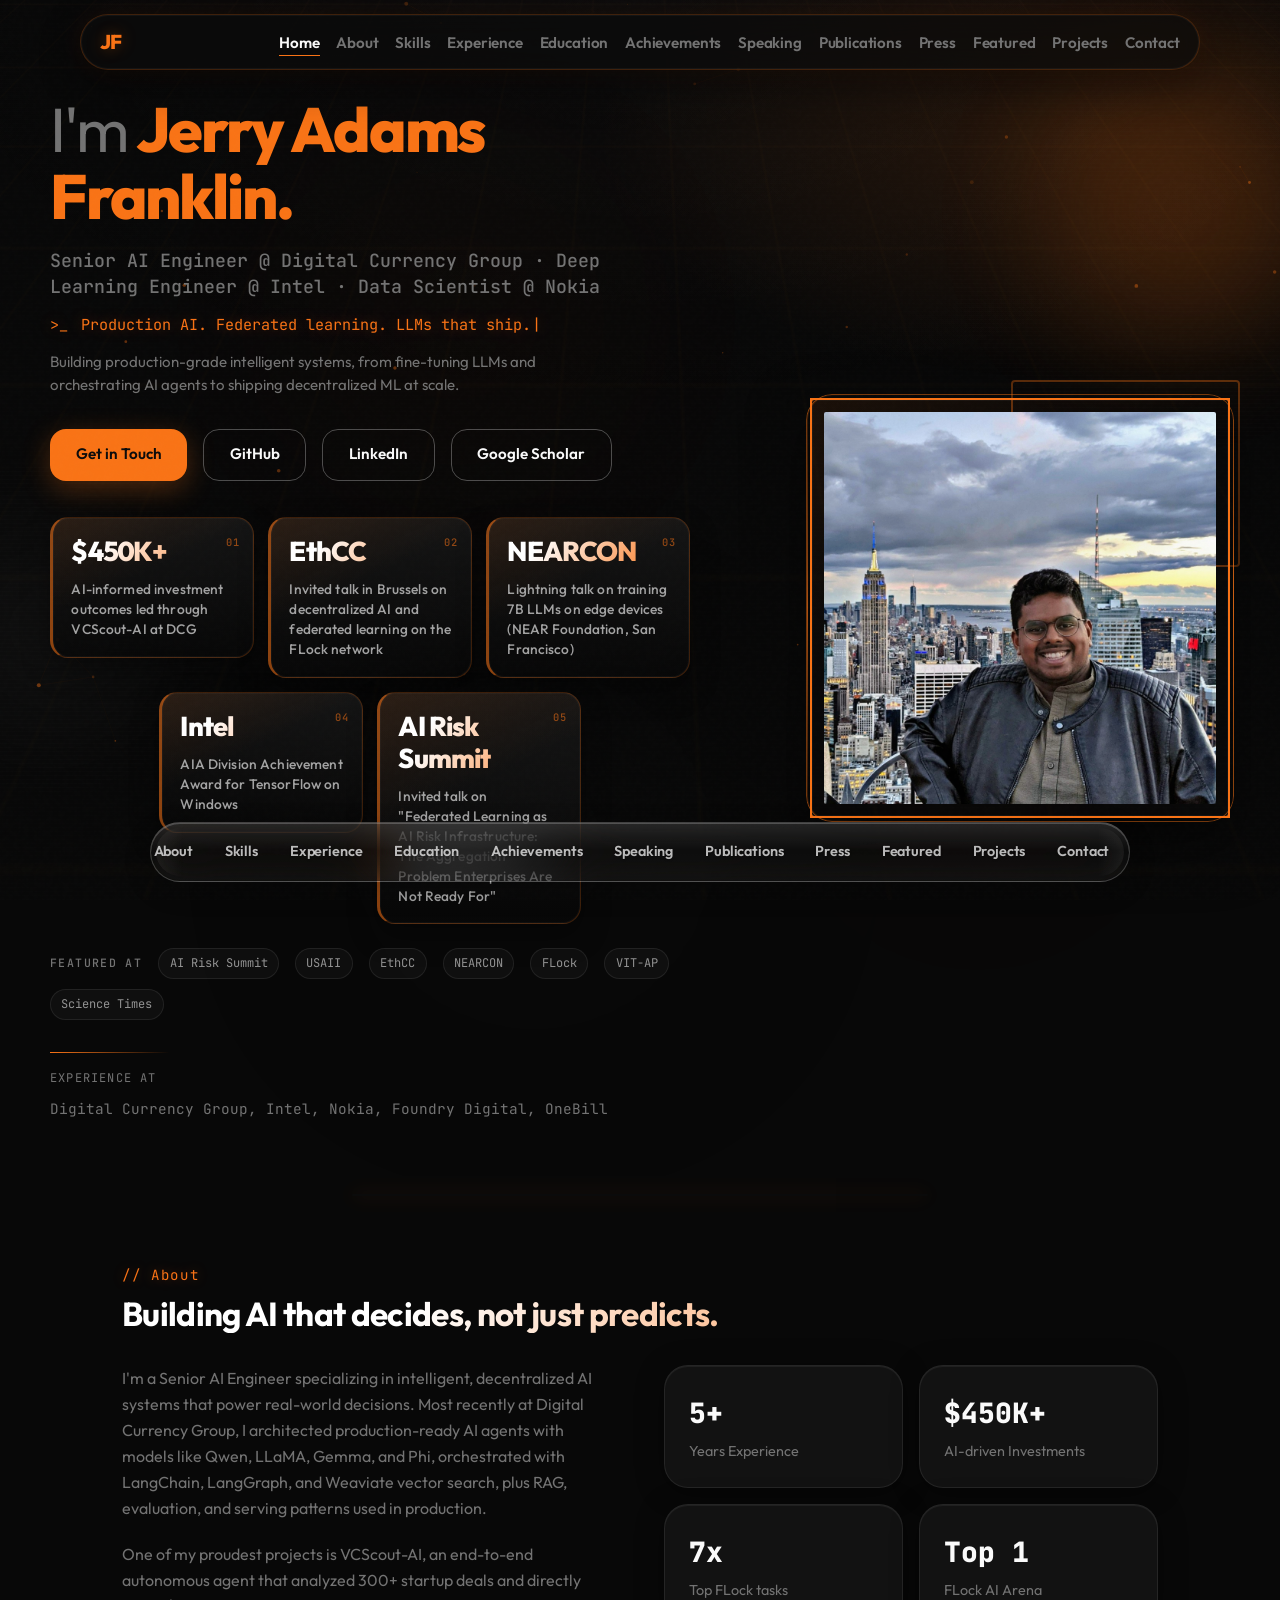
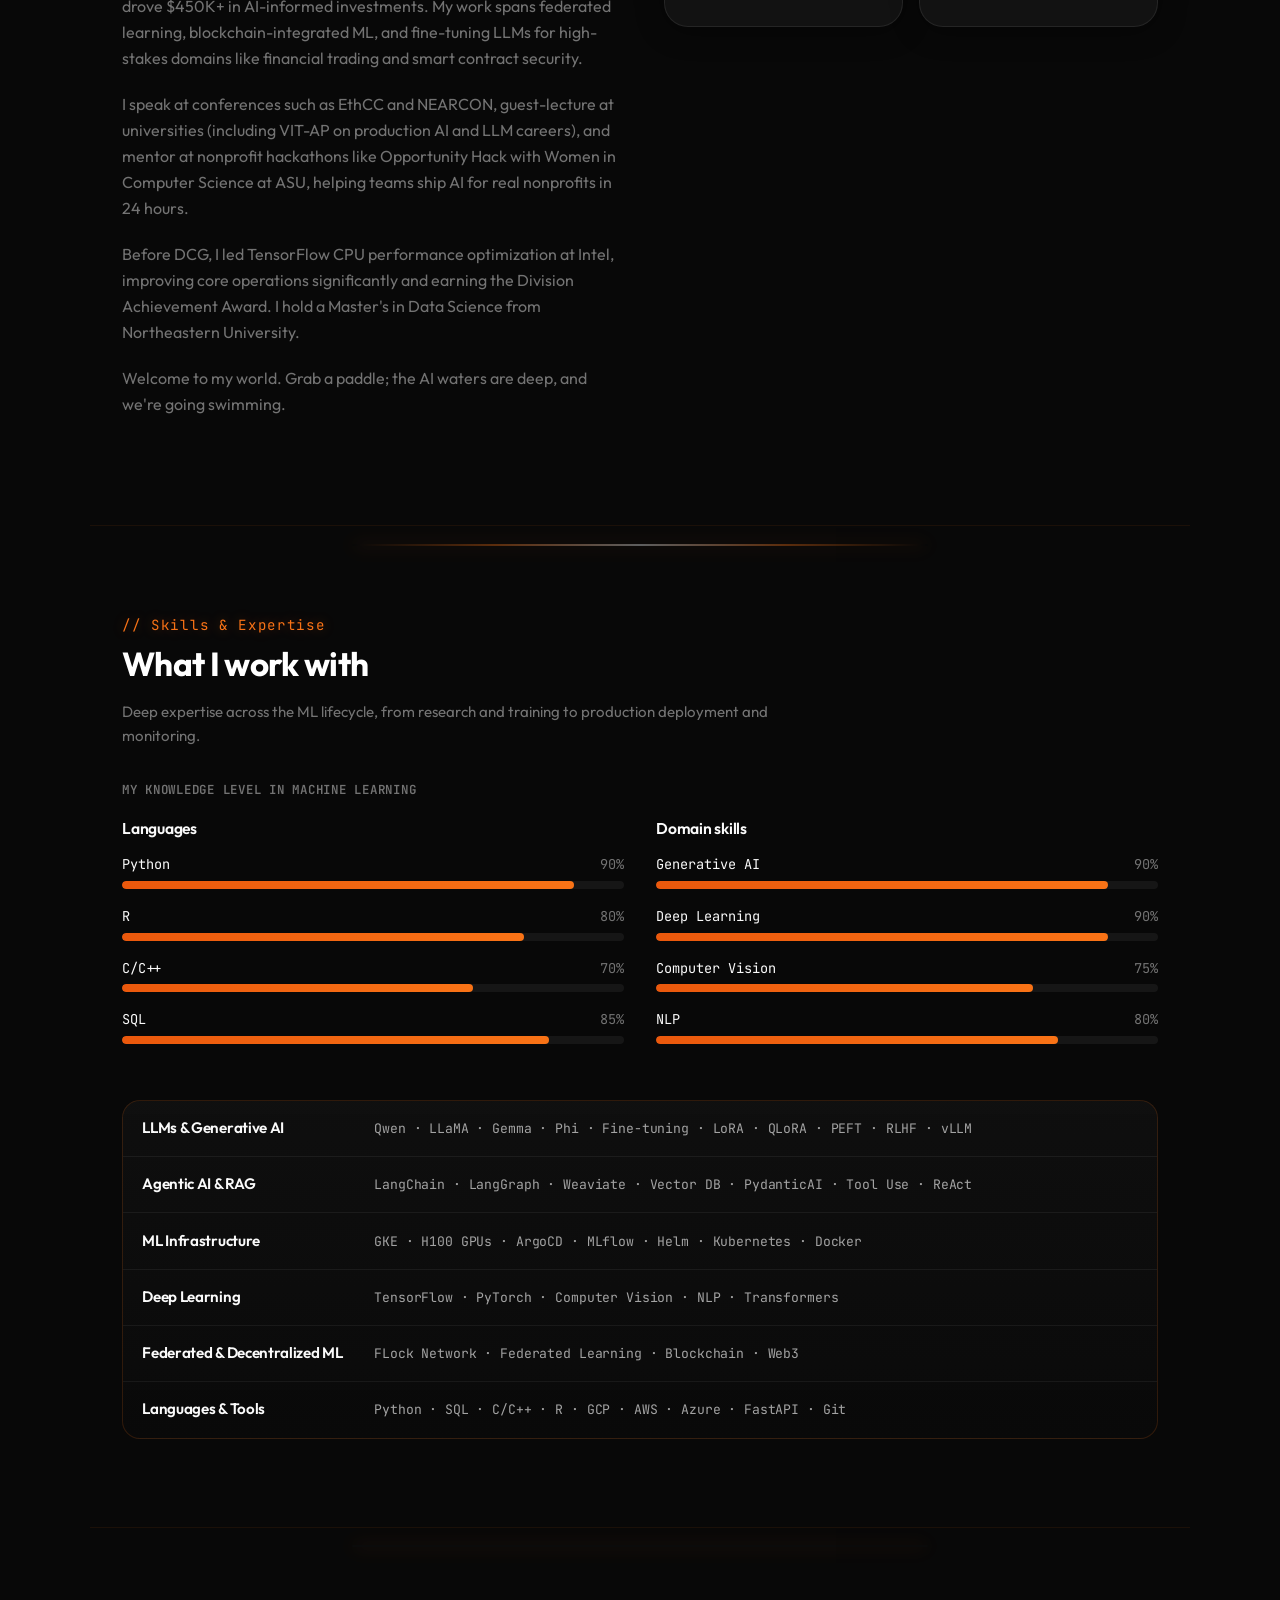
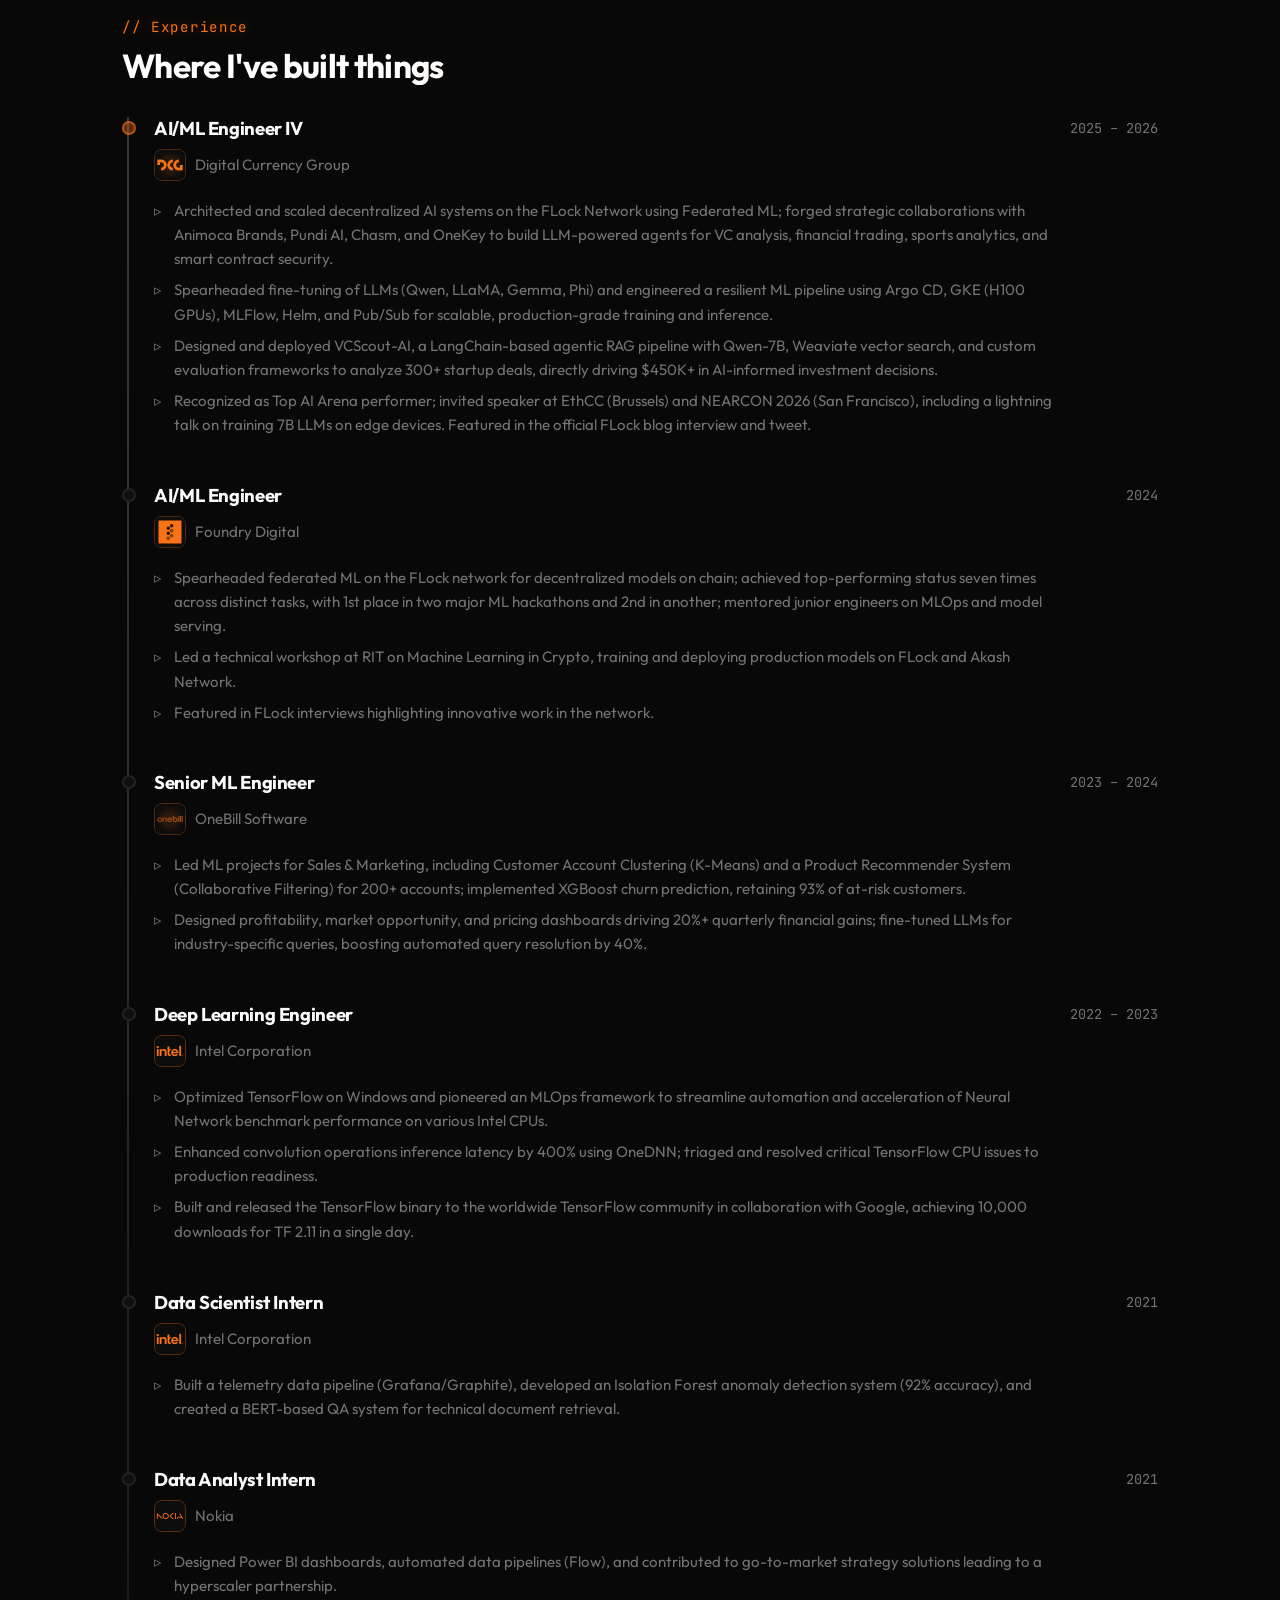
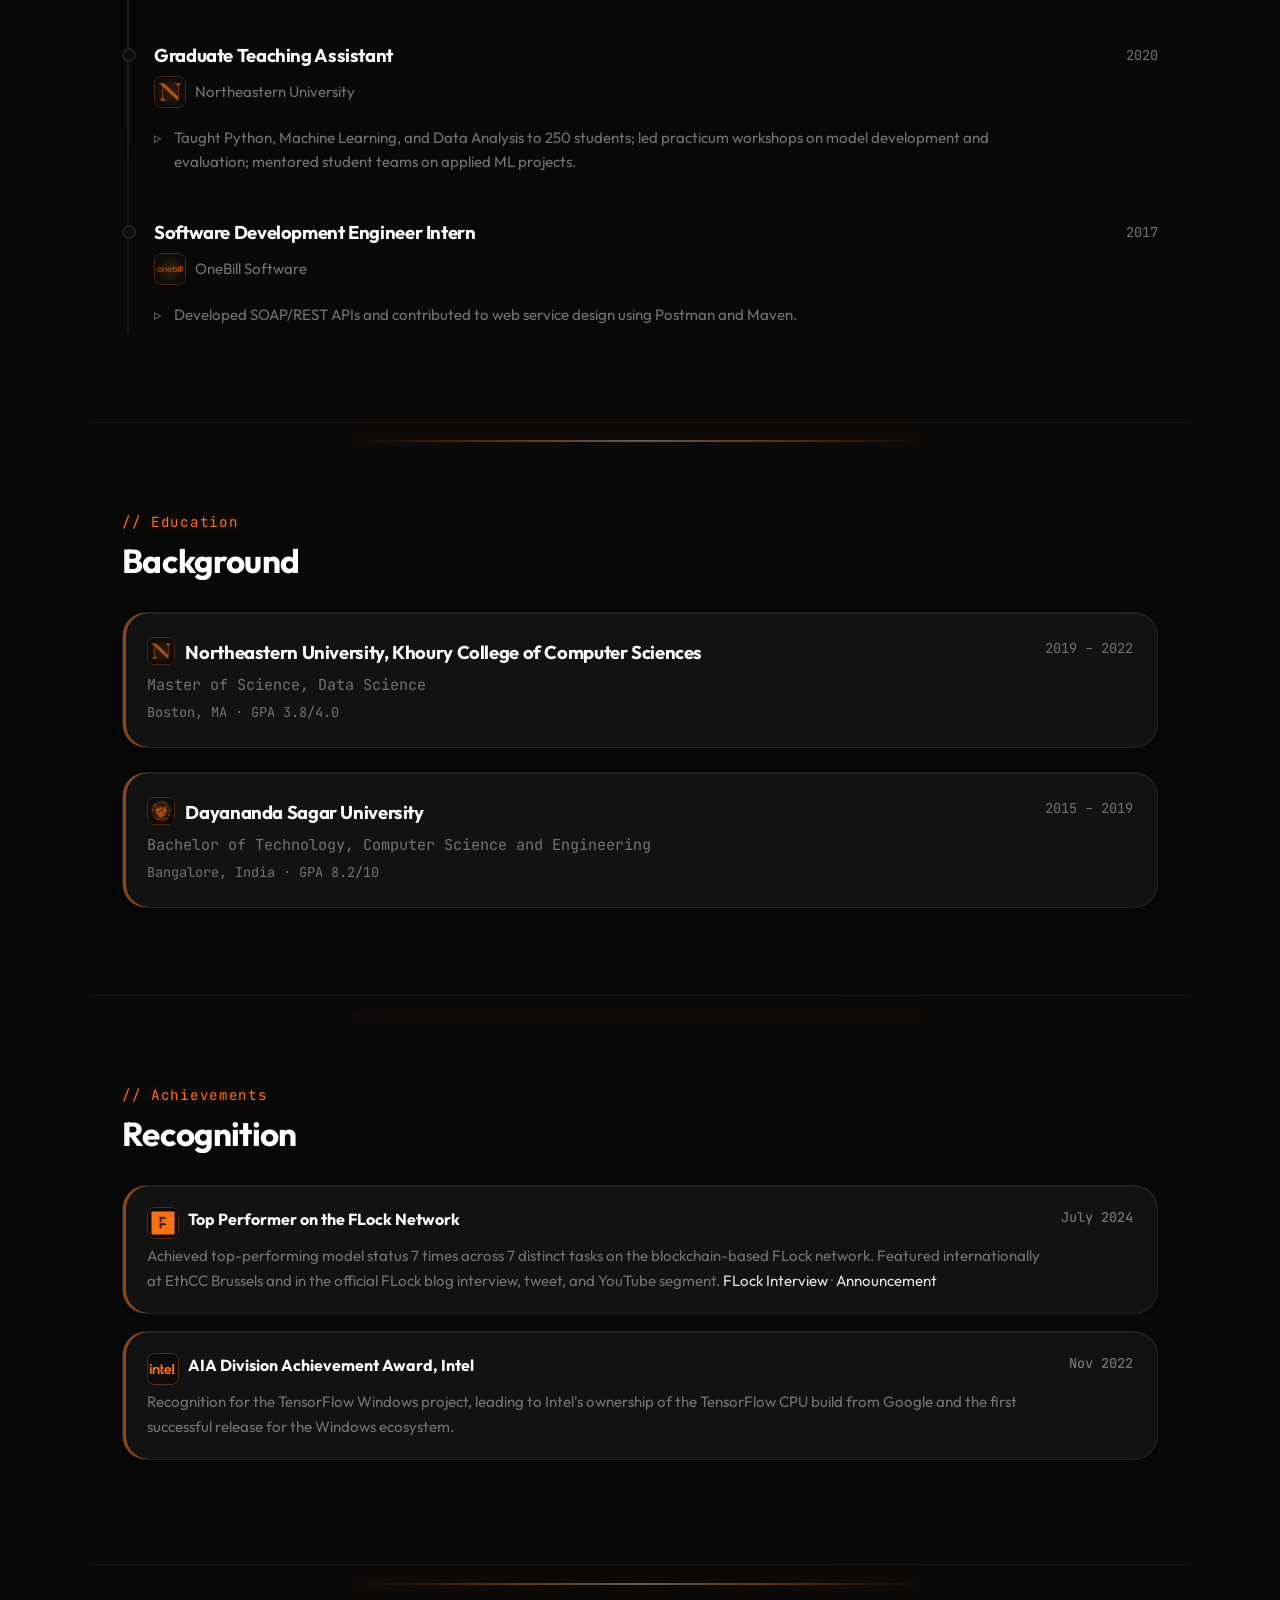
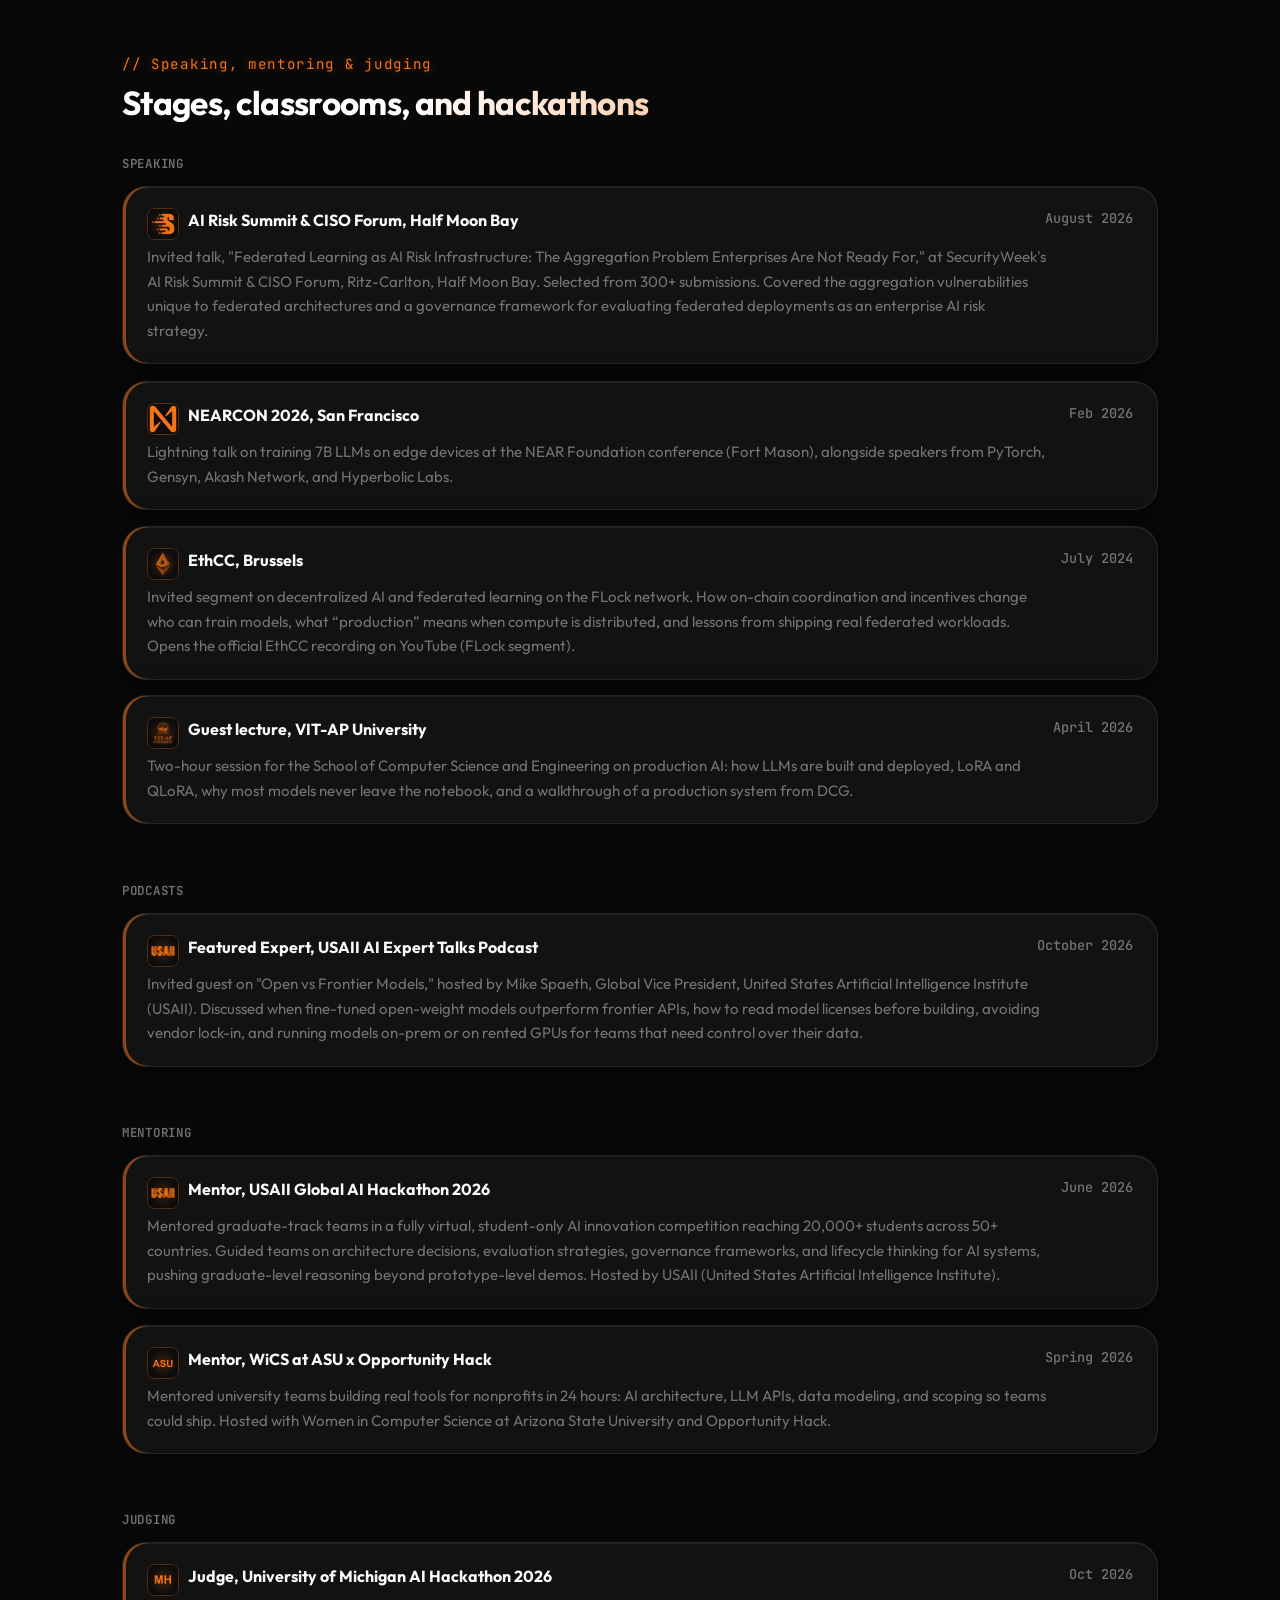
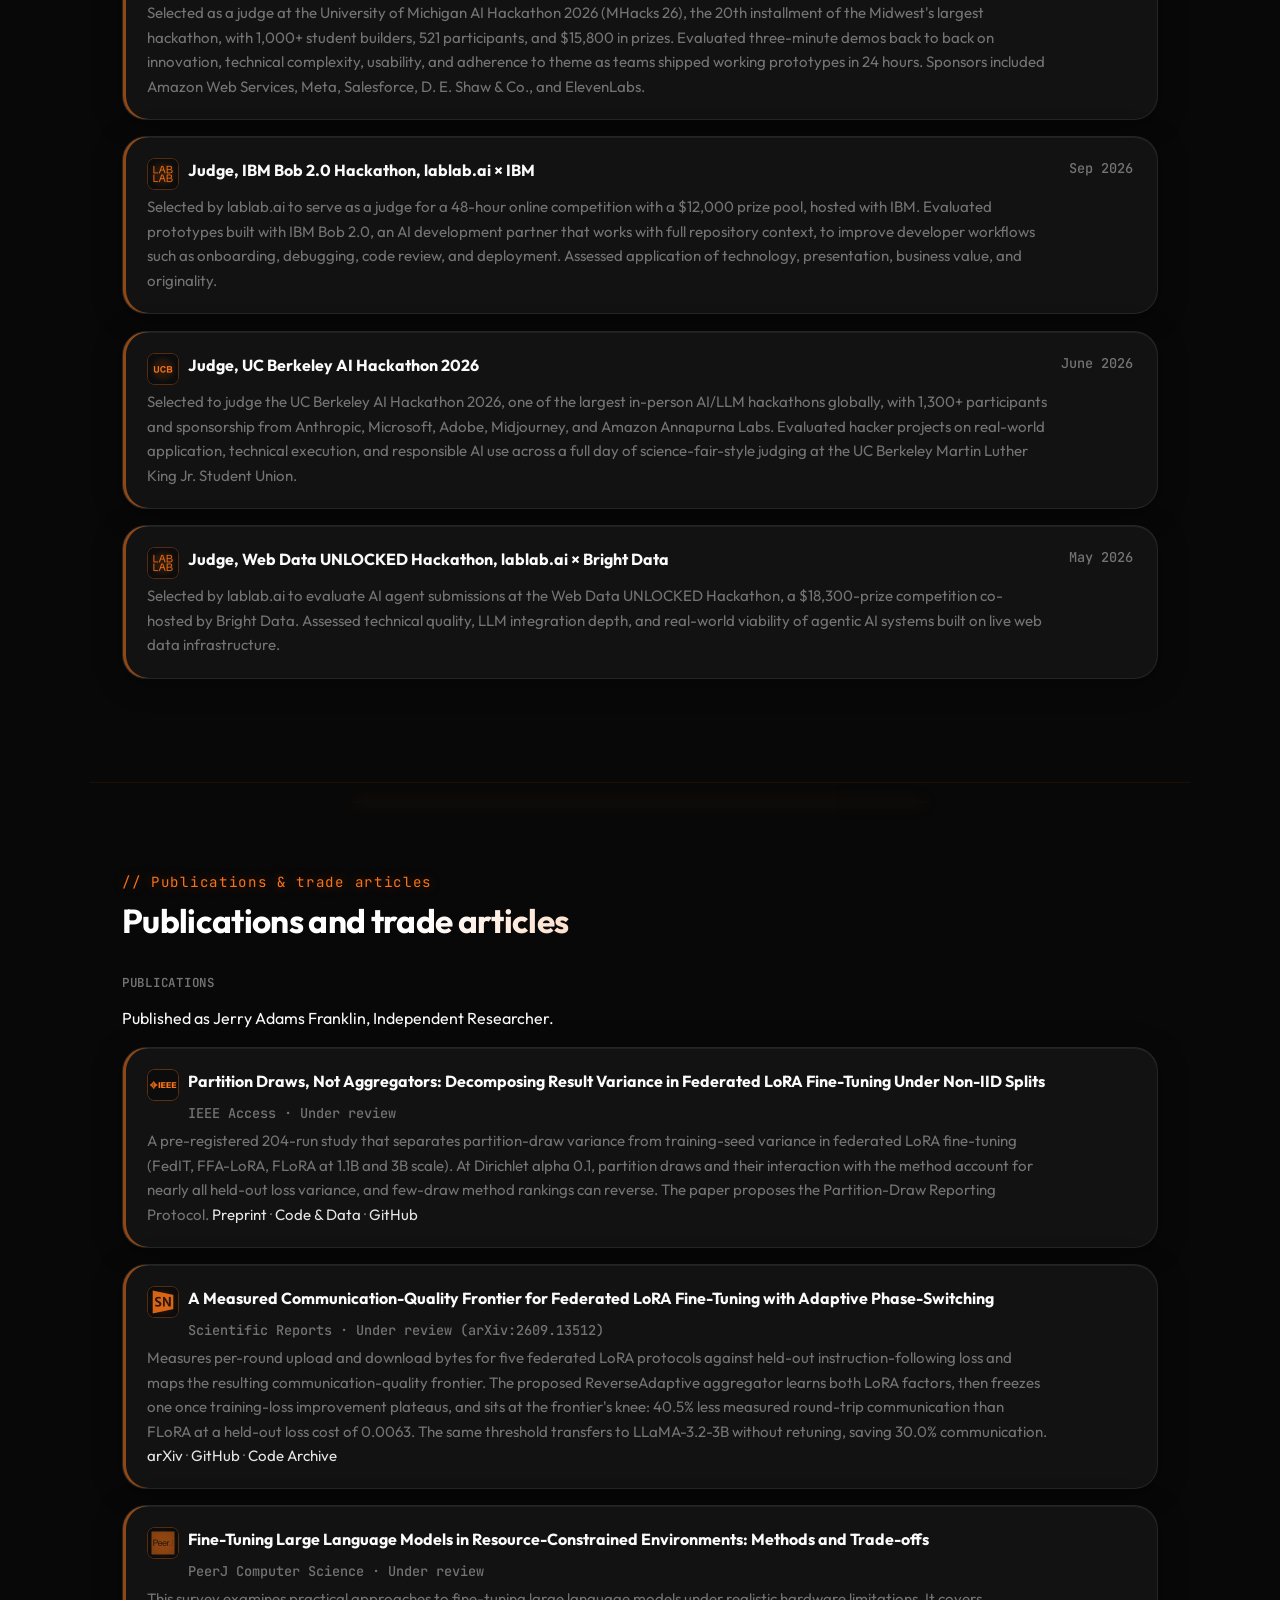
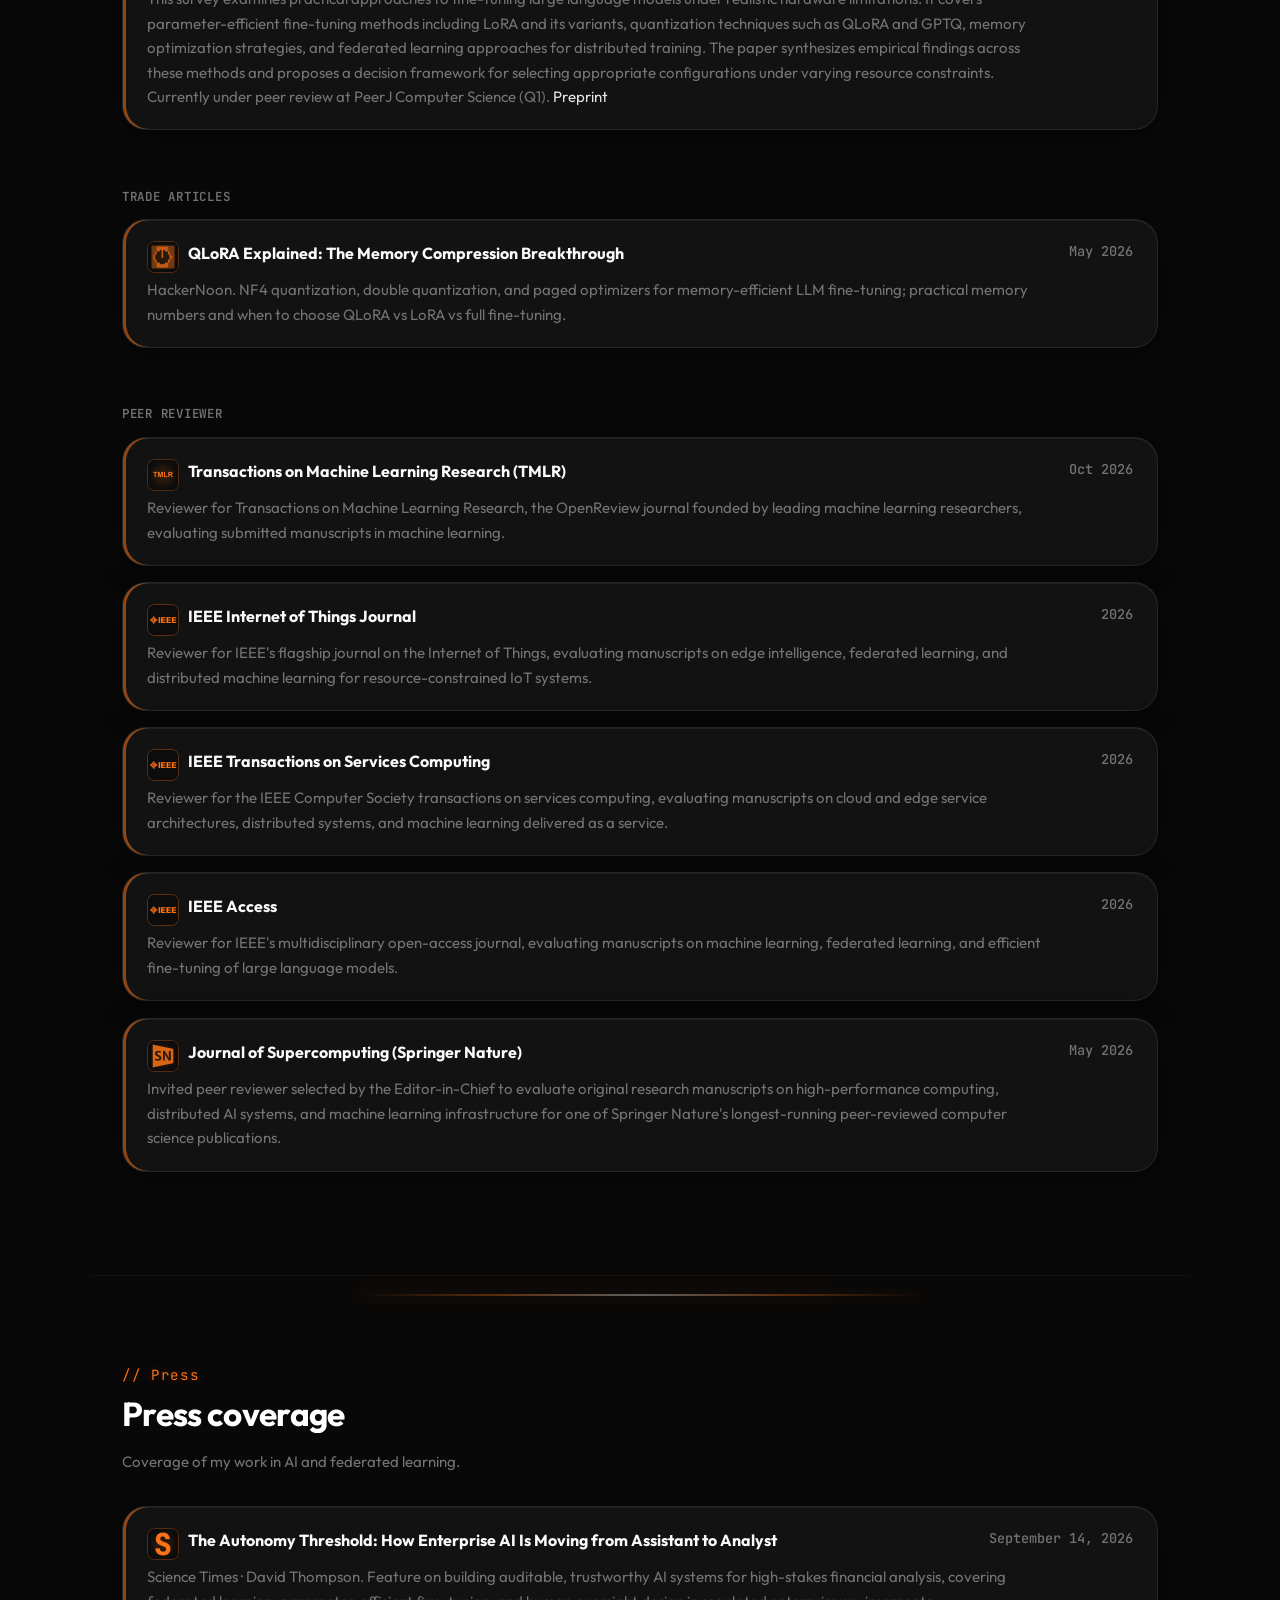
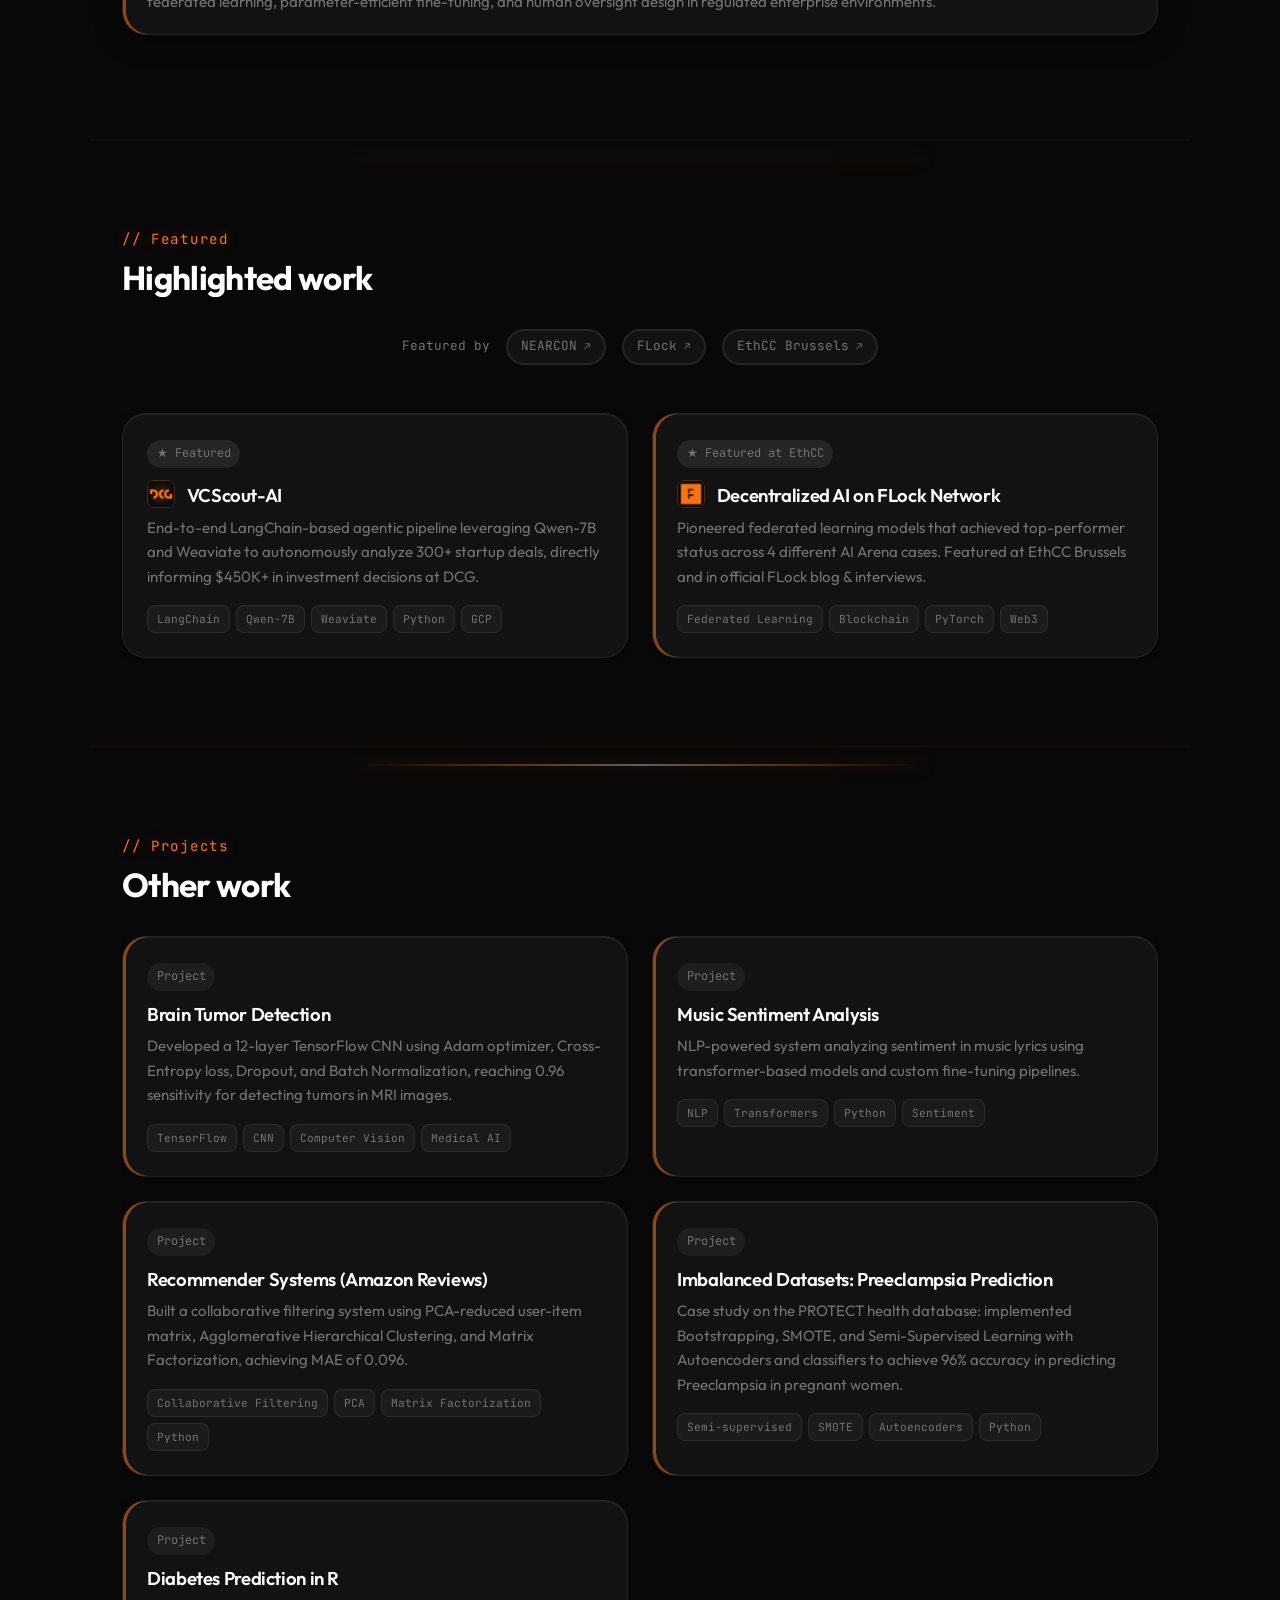
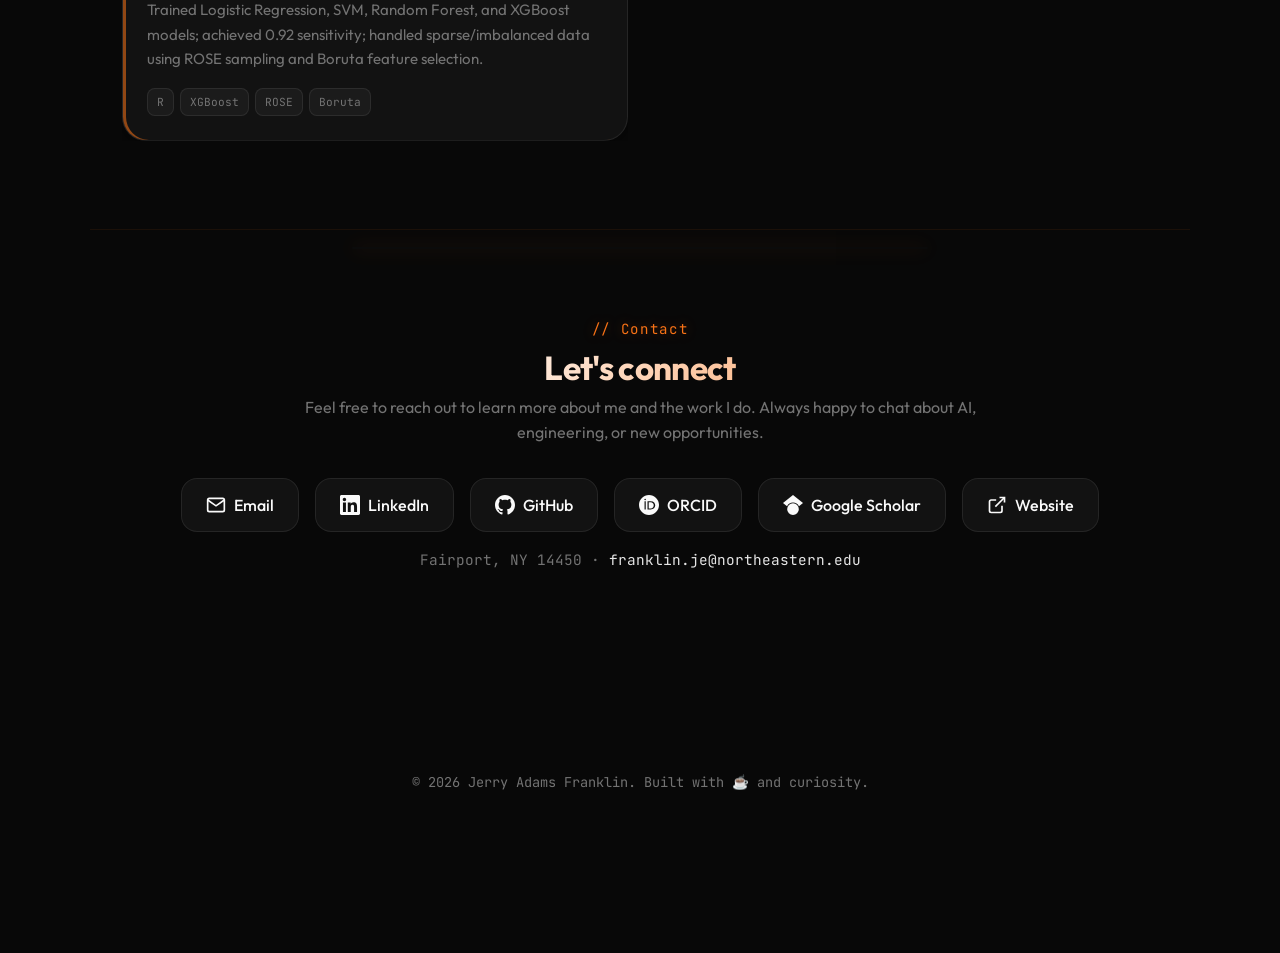
<file: about.html>
<!DOCTYPE html>
<html lang="en">
<head>
  <meta charset="UTF-8">
  <meta name="viewport" content="width=device-width, initial-scale=1.0">
  <title>Redirecting…</title>
  <link rel="canonical" href="https://www.jerryadamsfranklin.com/#about">
  <meta http-equiv="refresh" content="0; url=index.html#about">
  <script>location.replace('index.html#about');</script>
</head>
<body>
  <p><a href="index.html#about">Continue to the site</a></p>
</body>
</html>
</file>
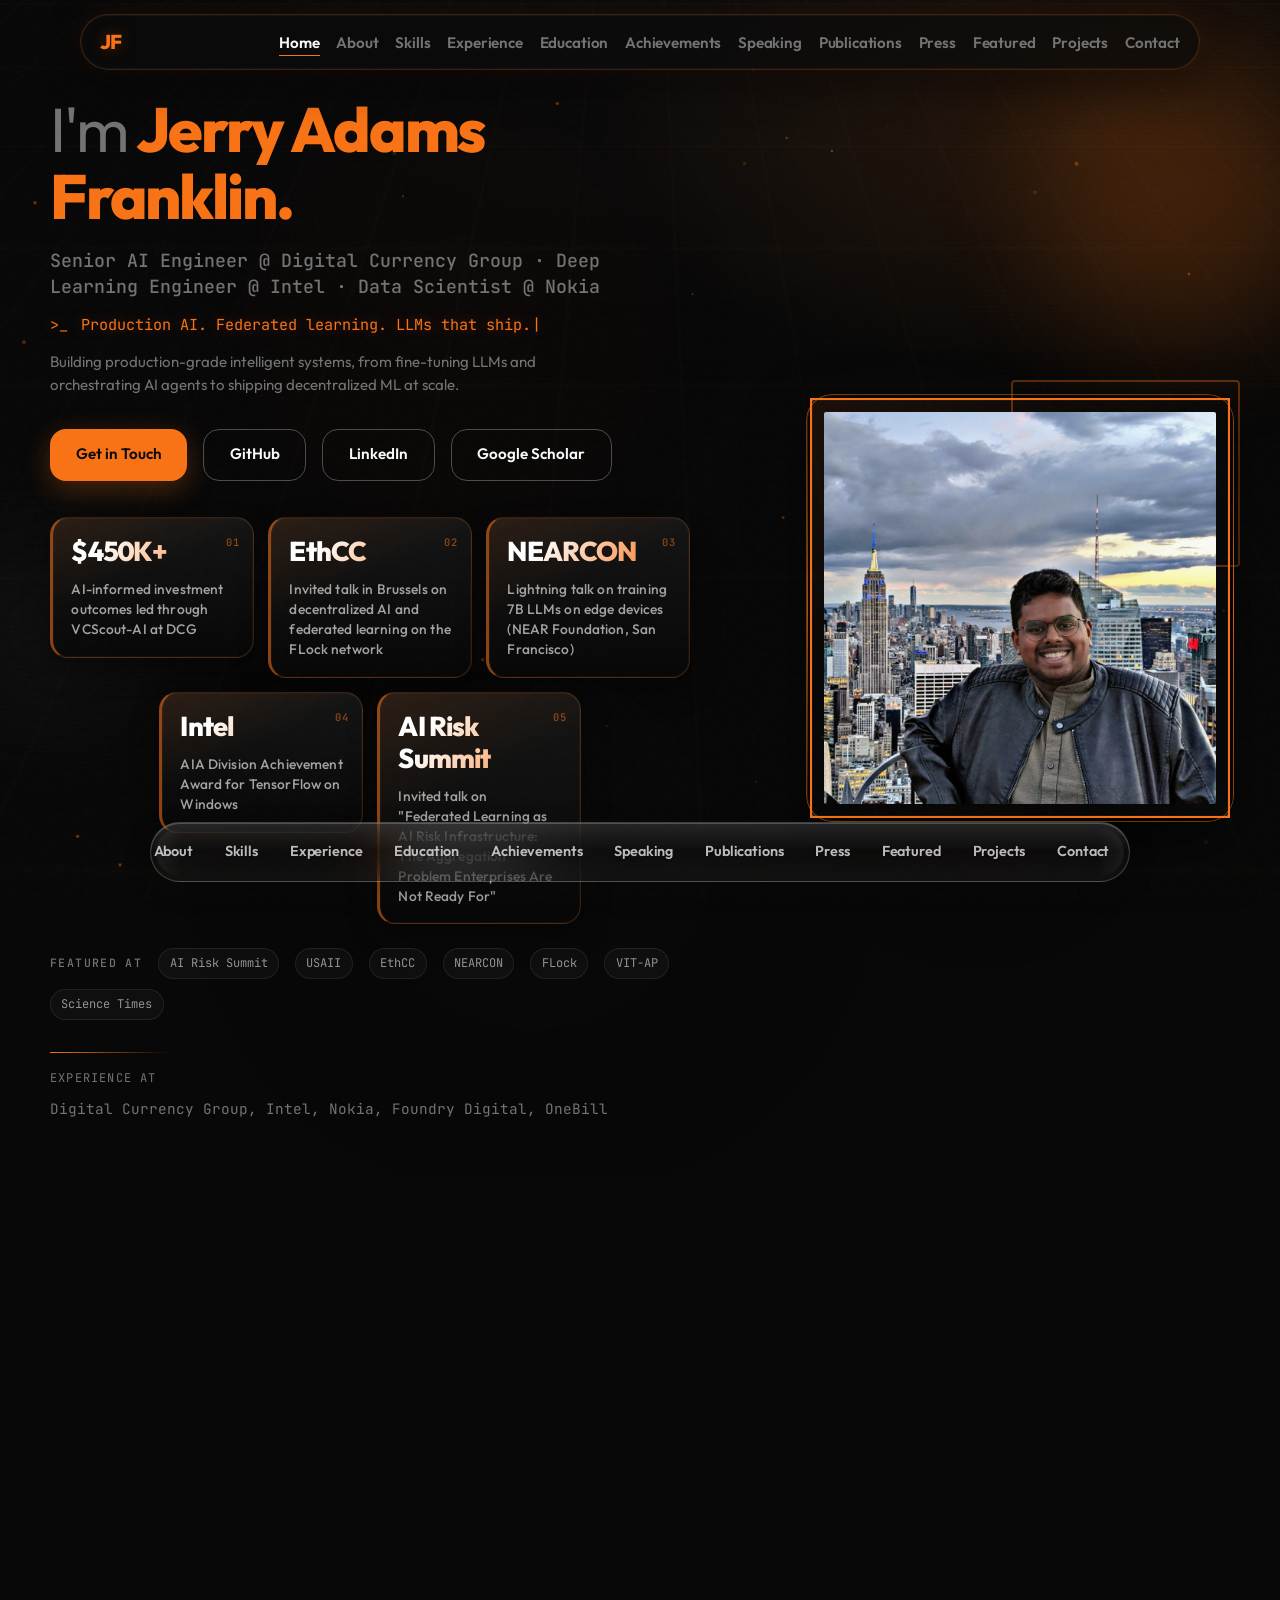
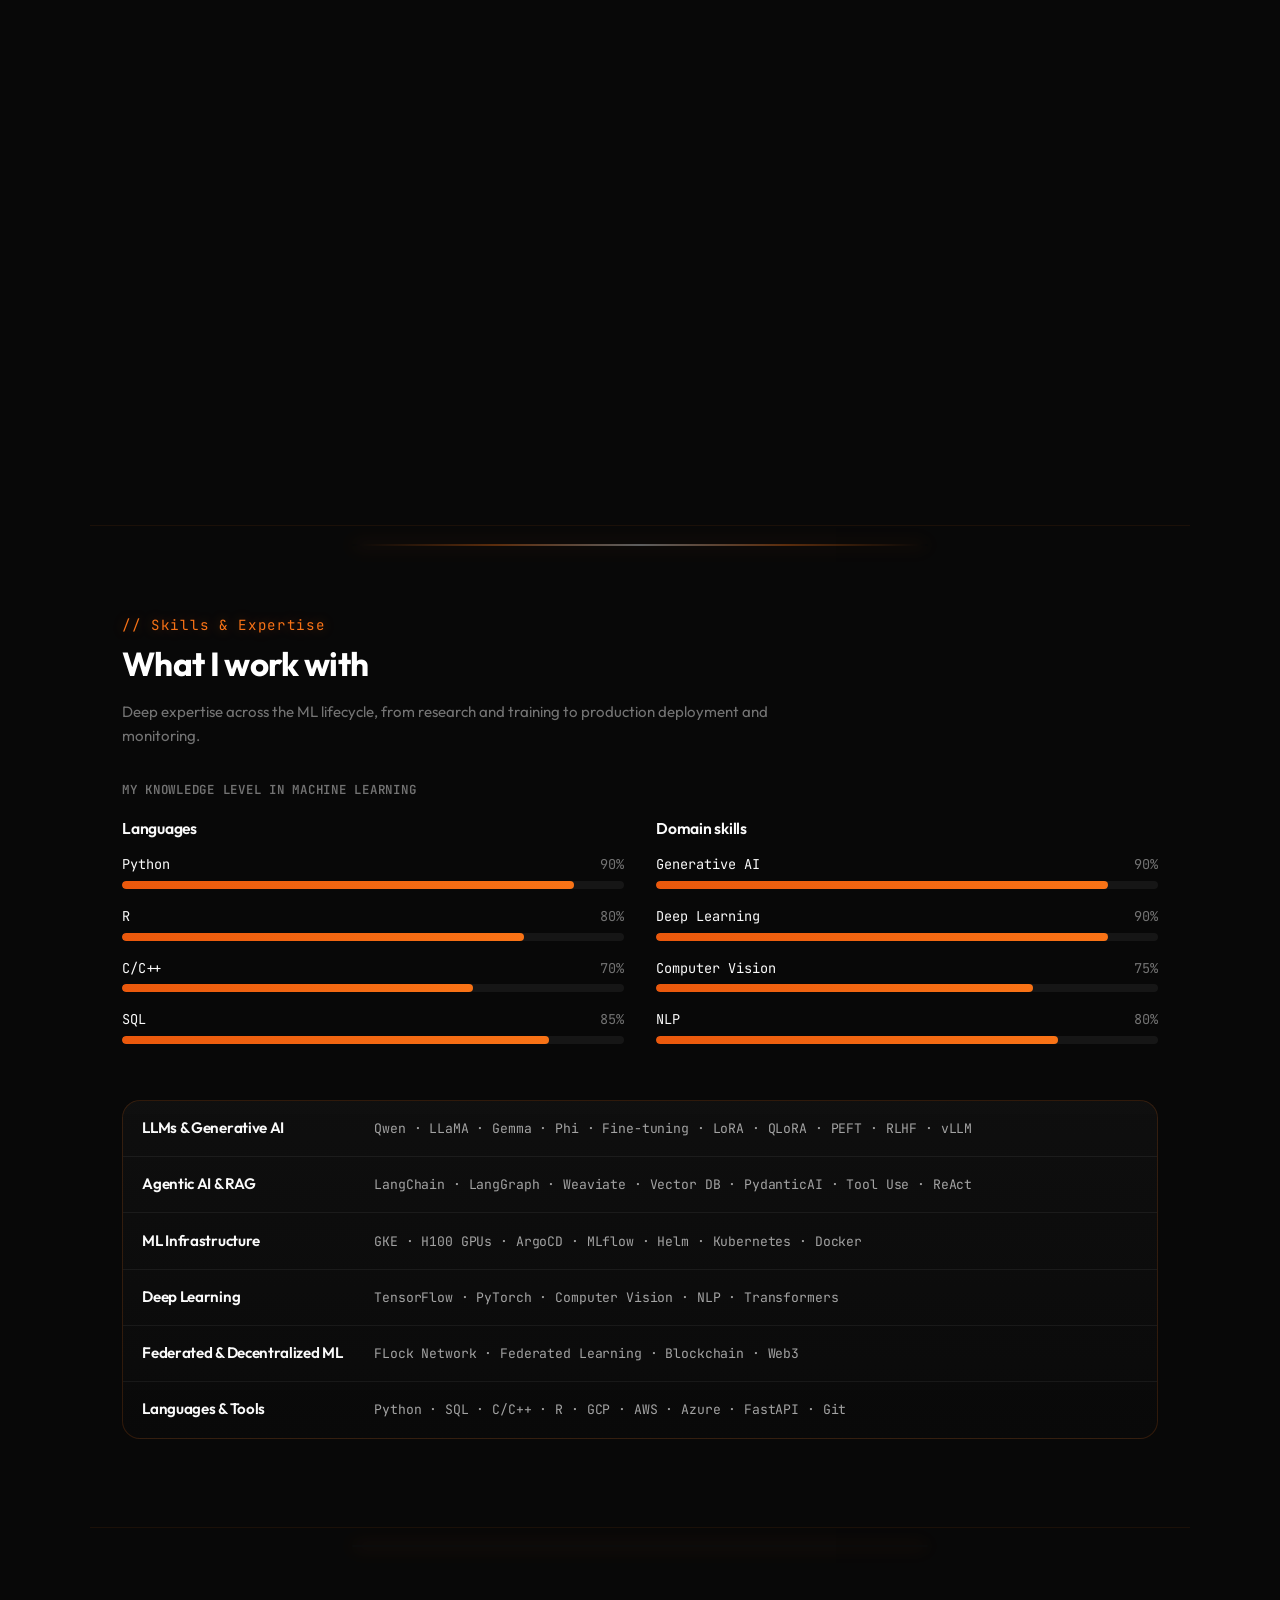
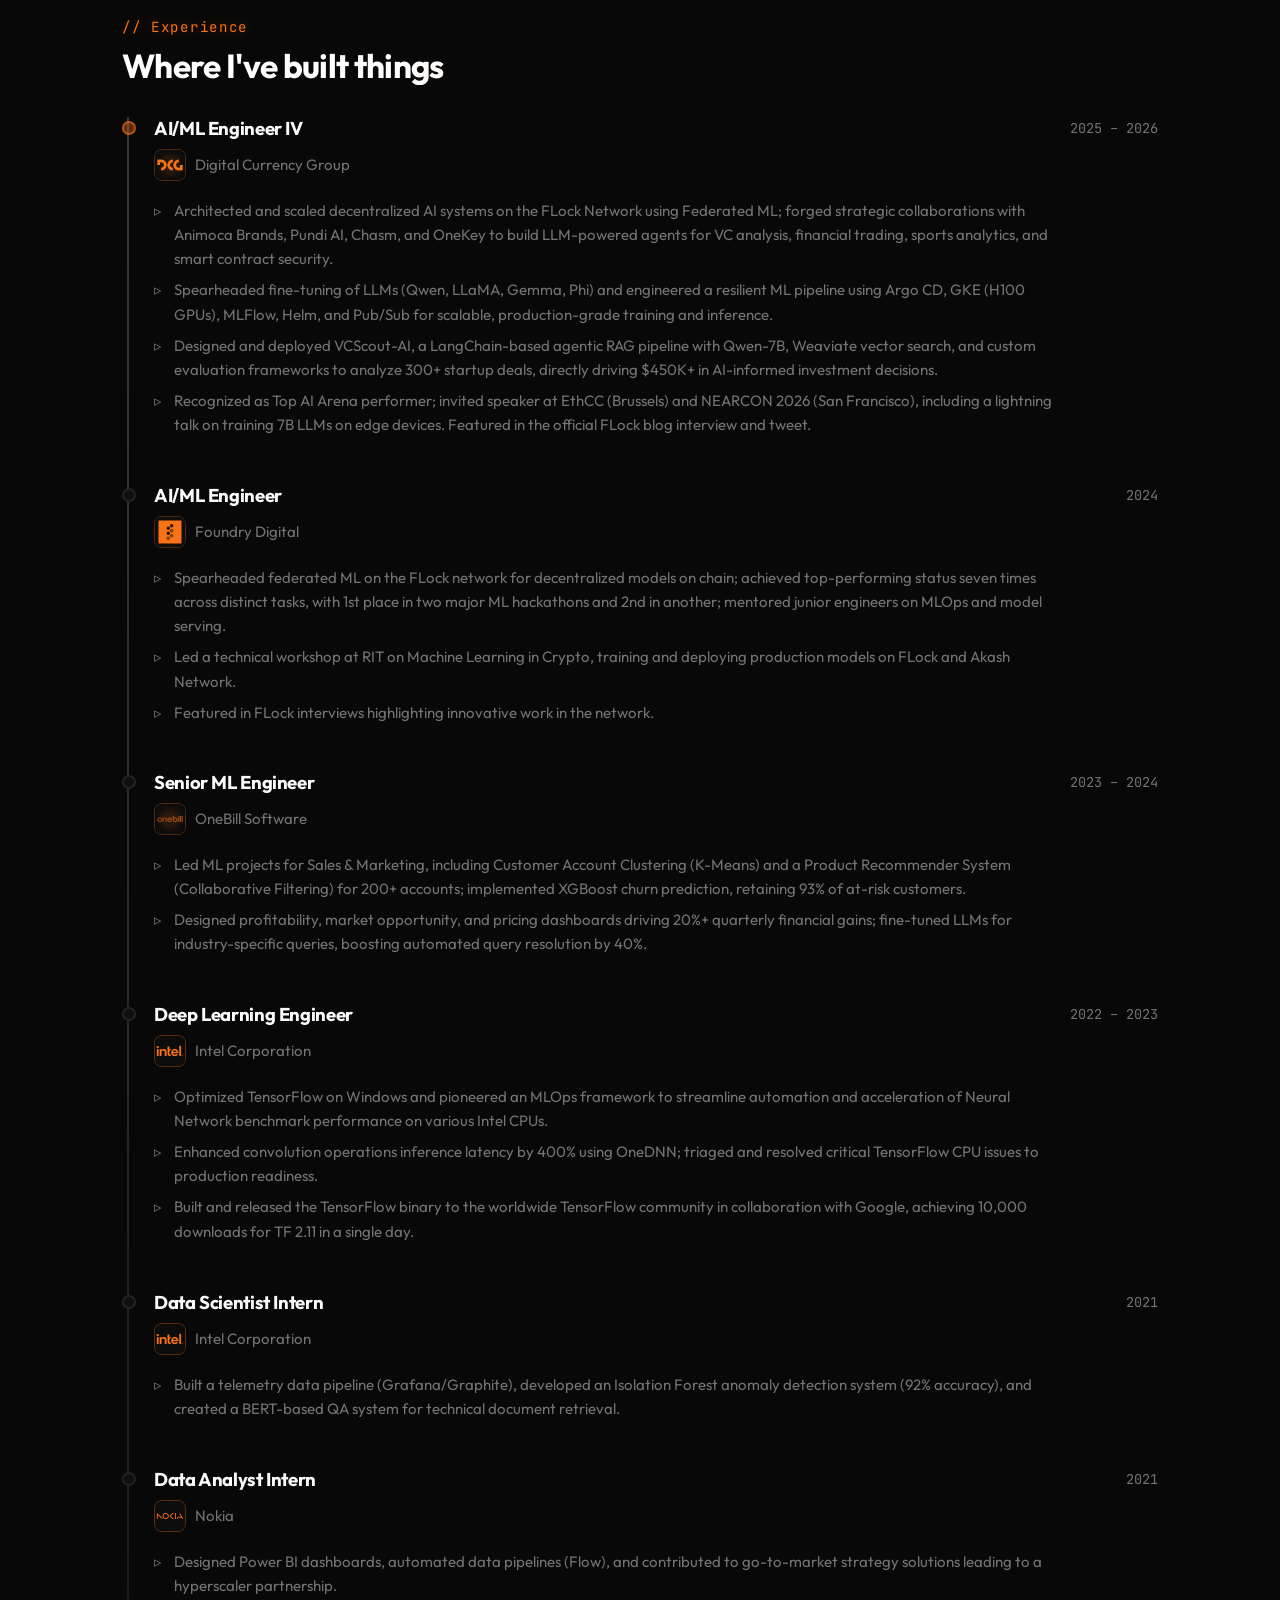
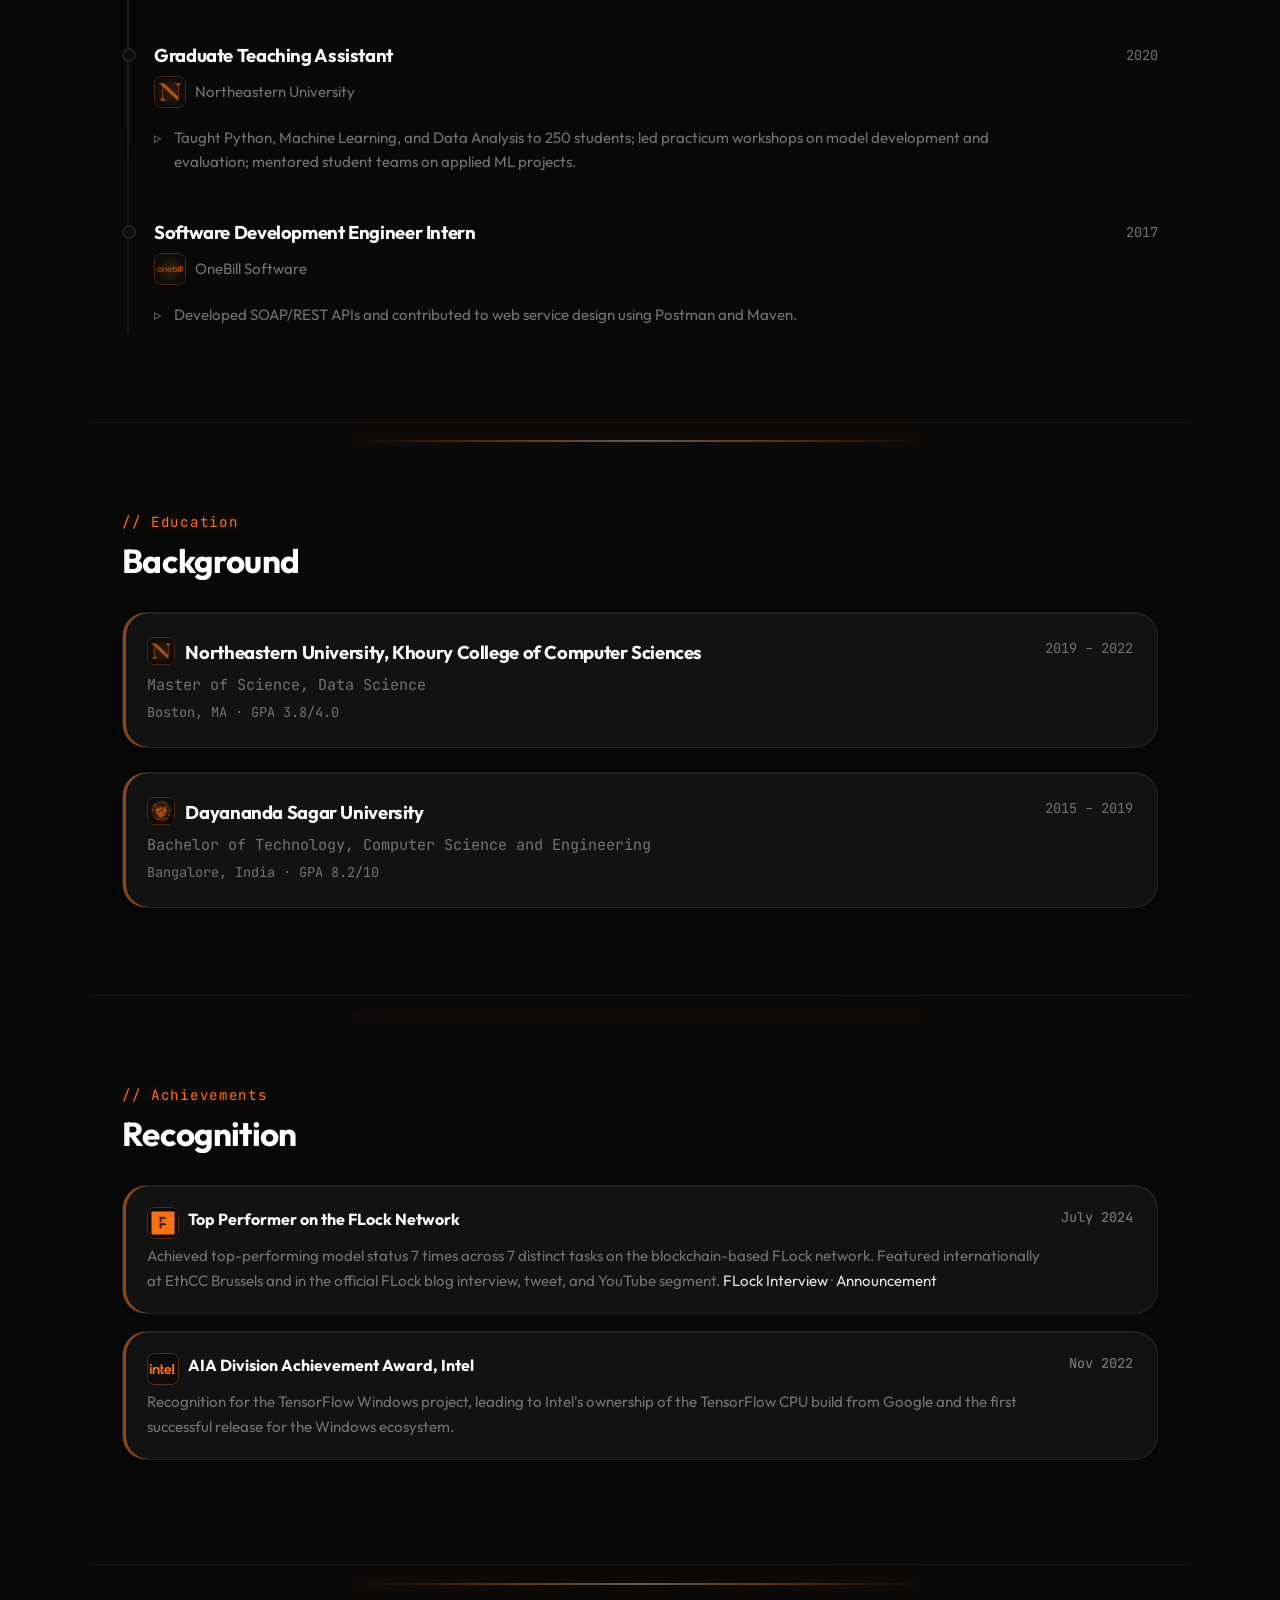
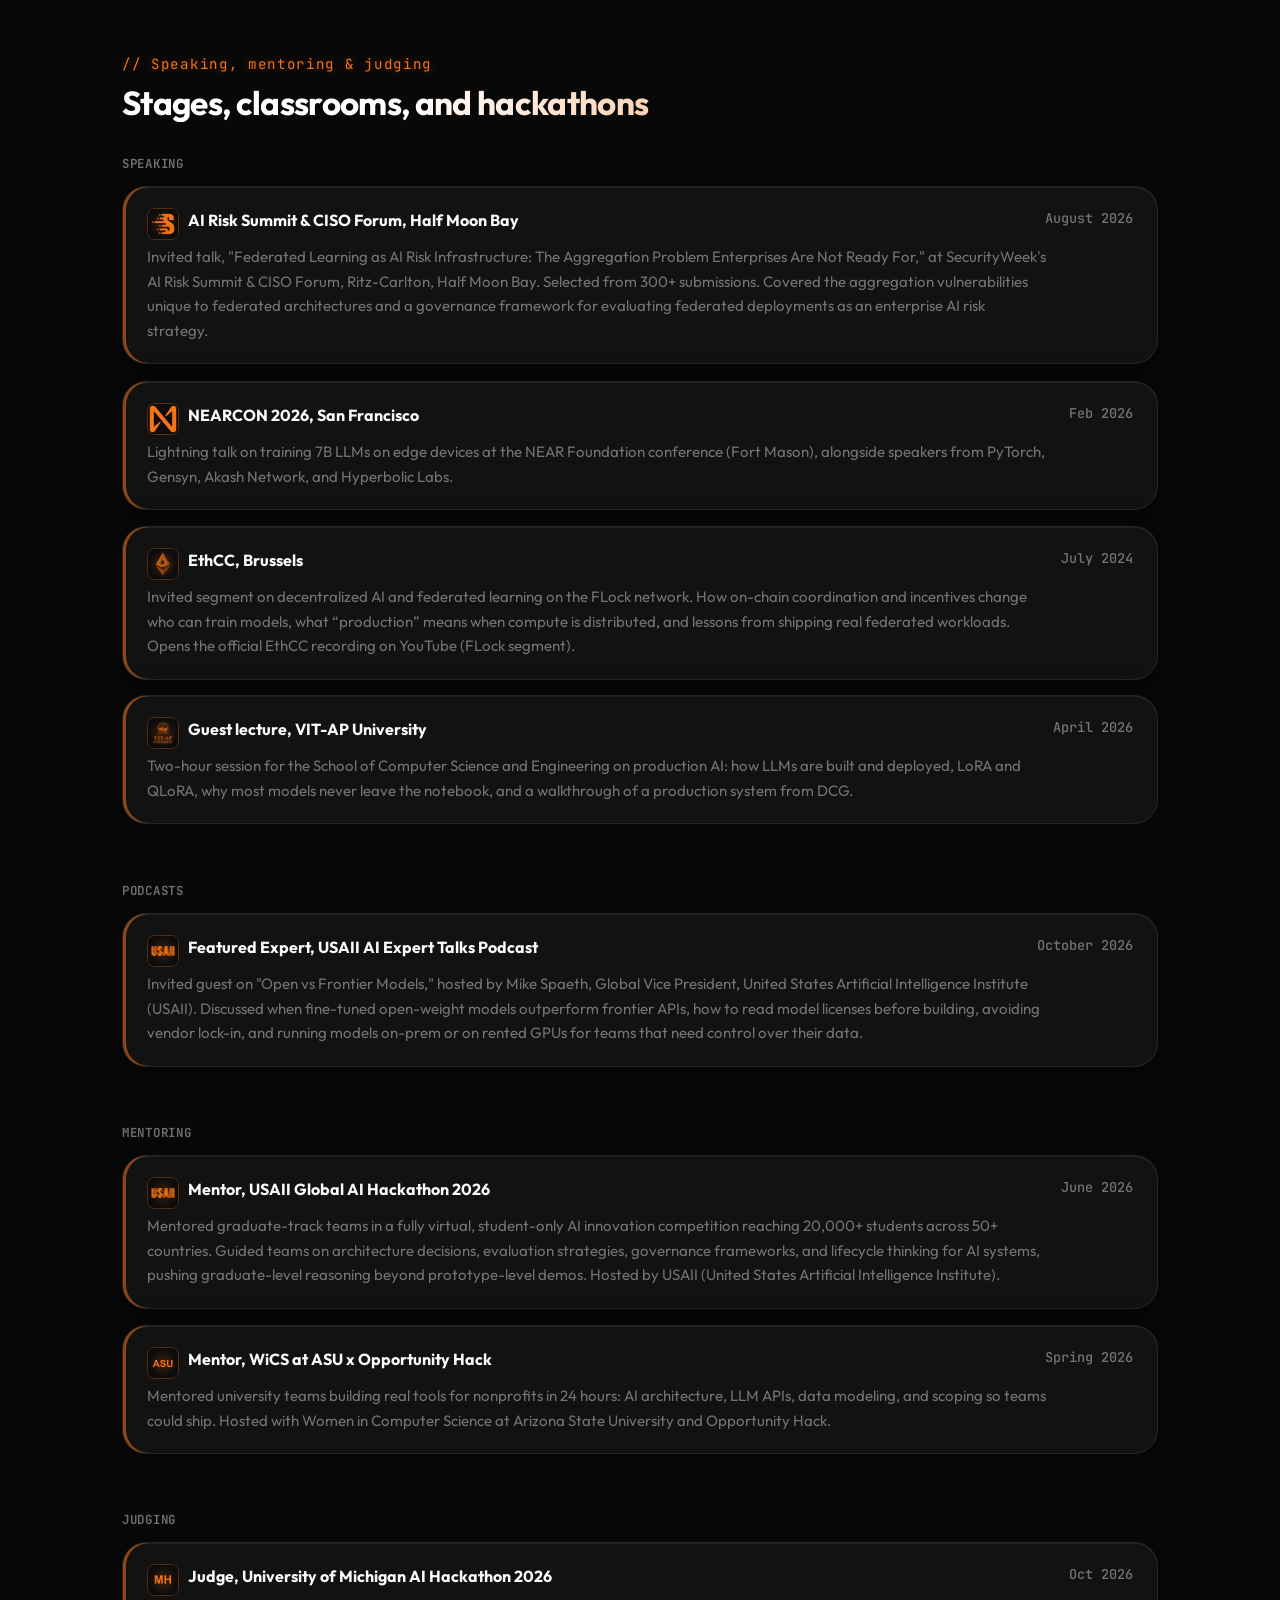
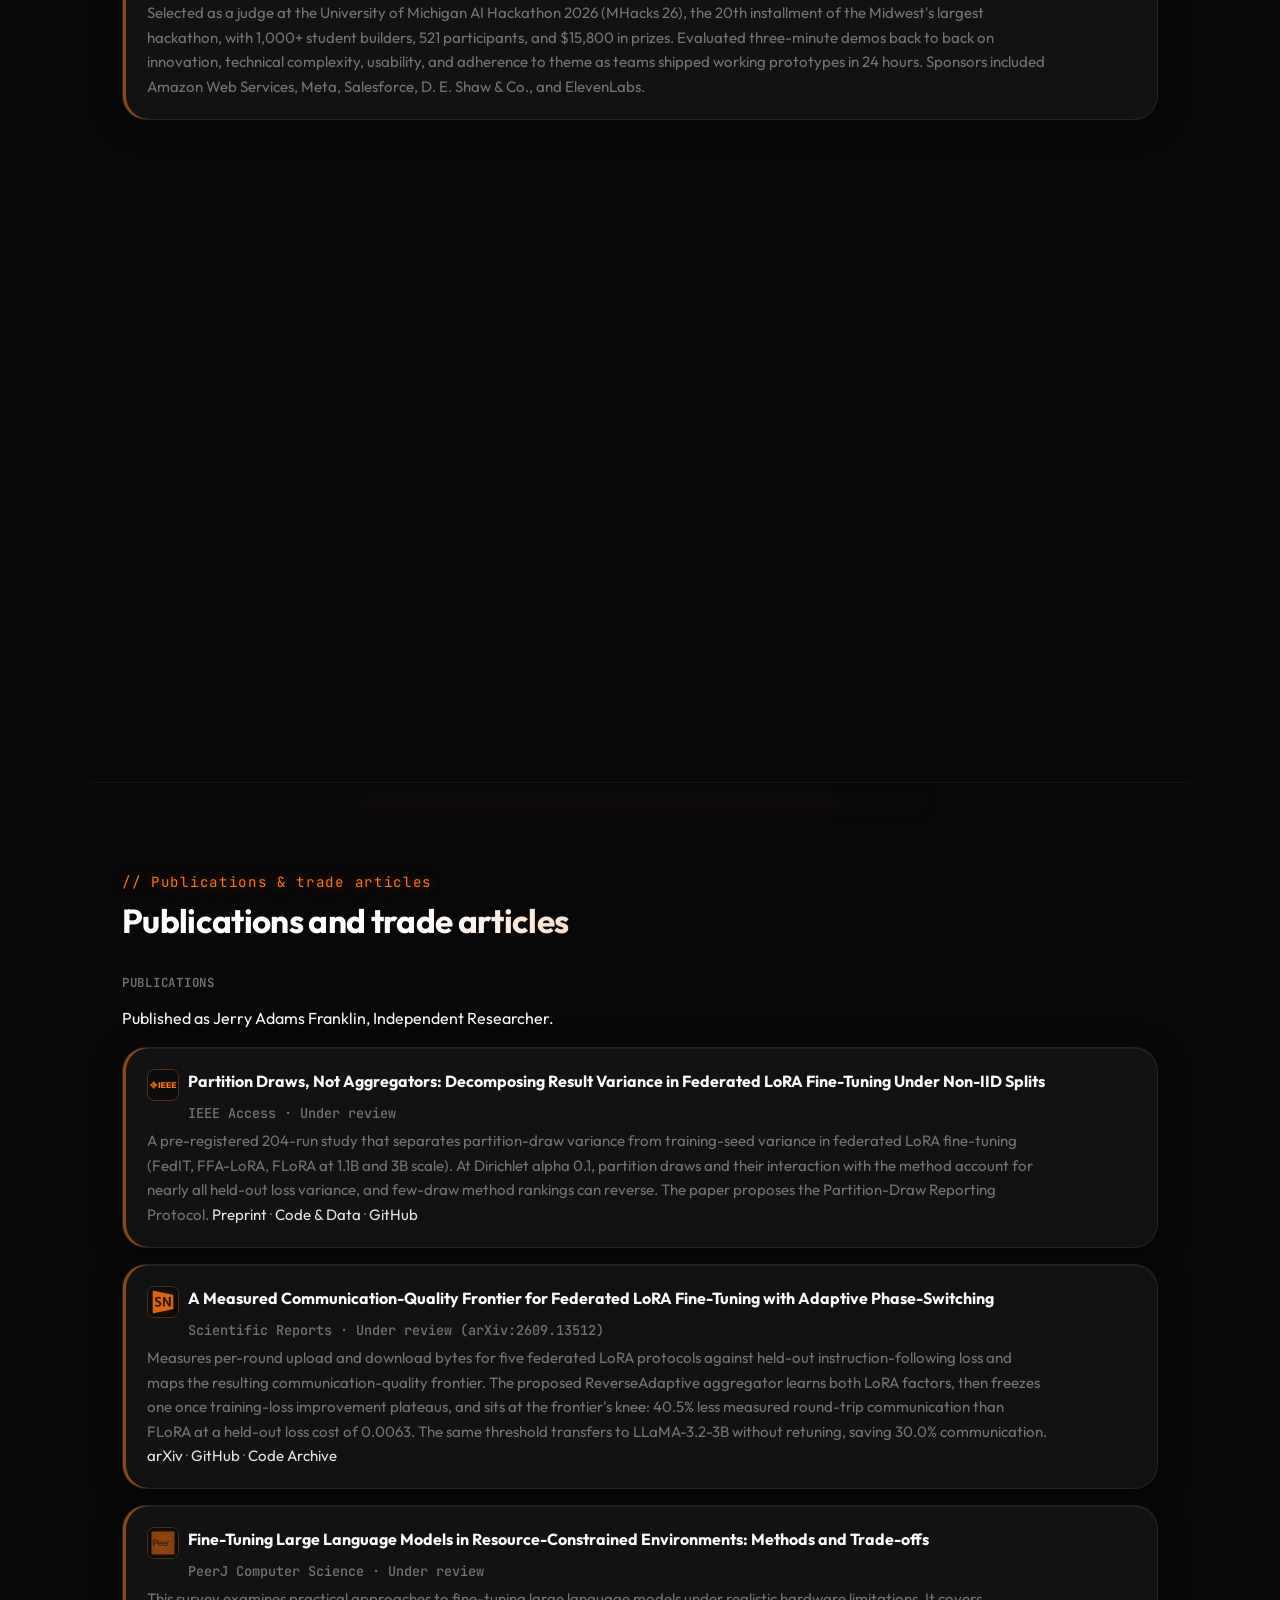
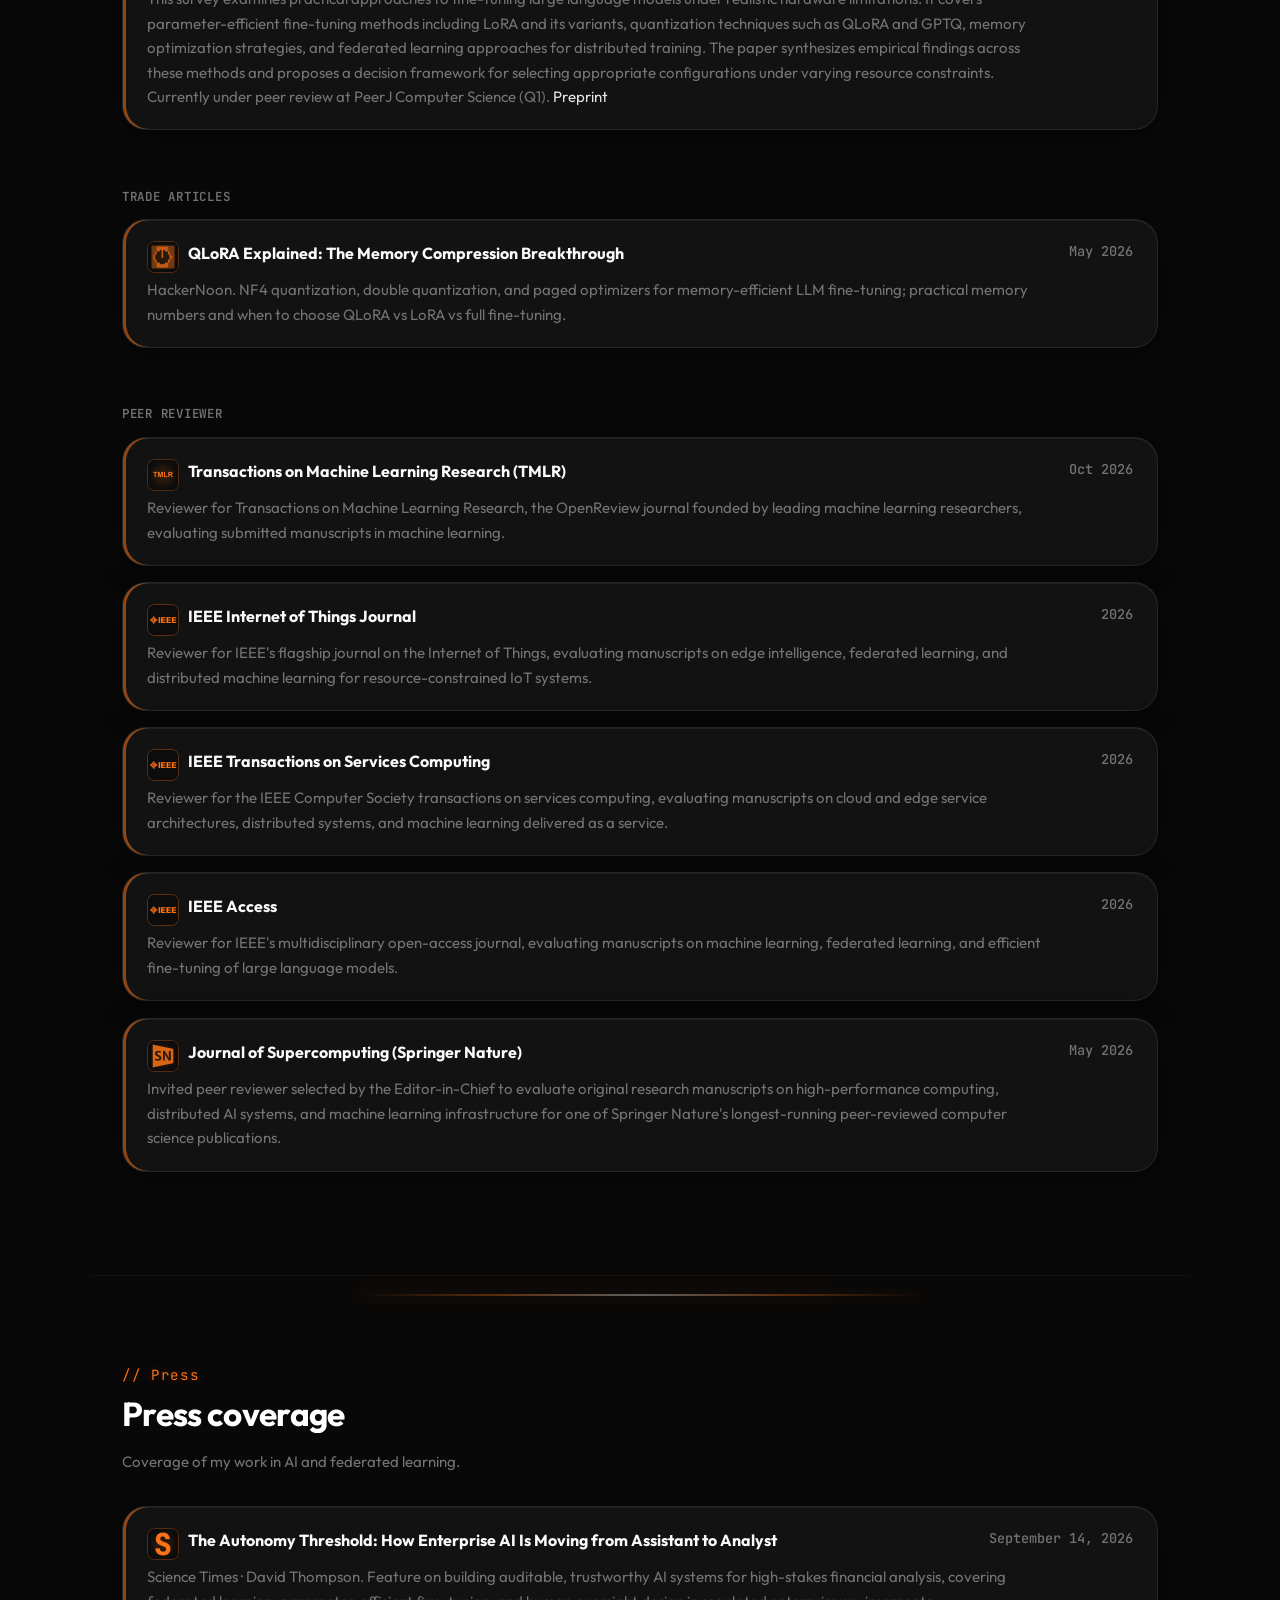
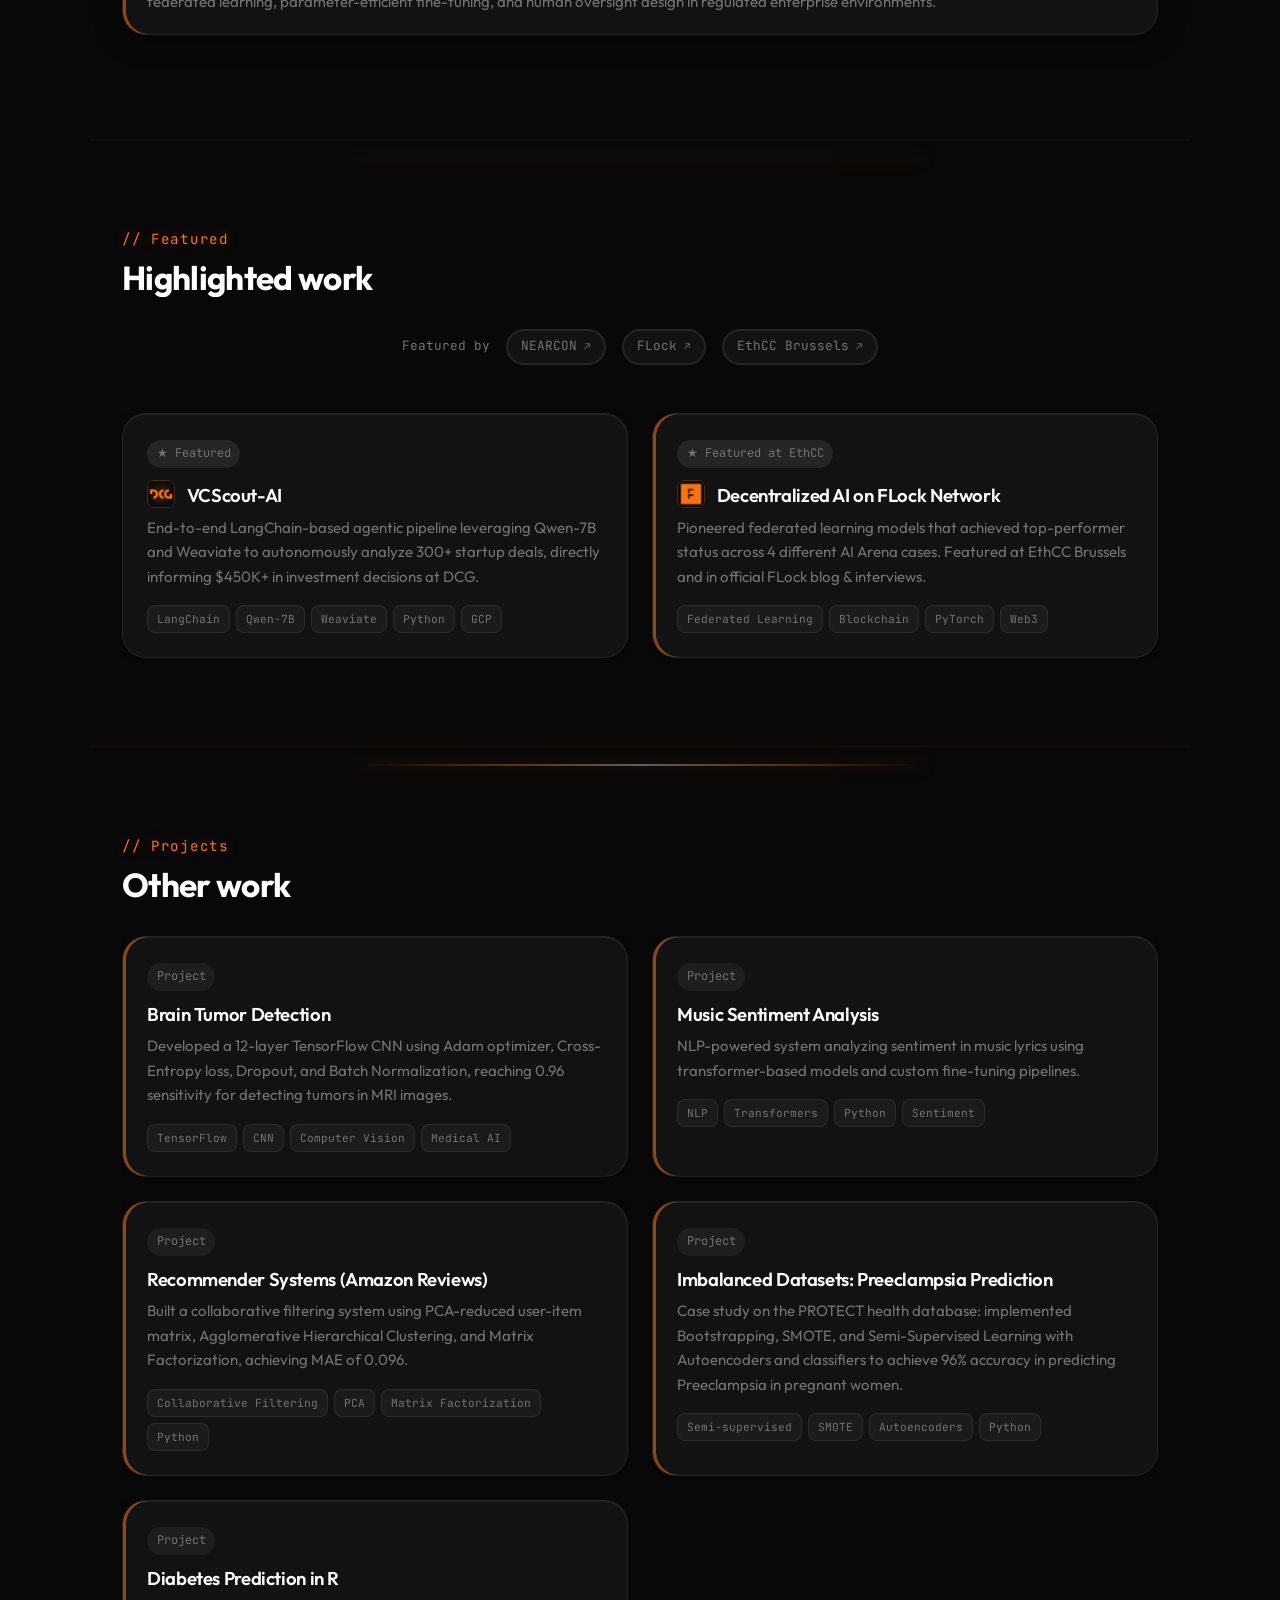
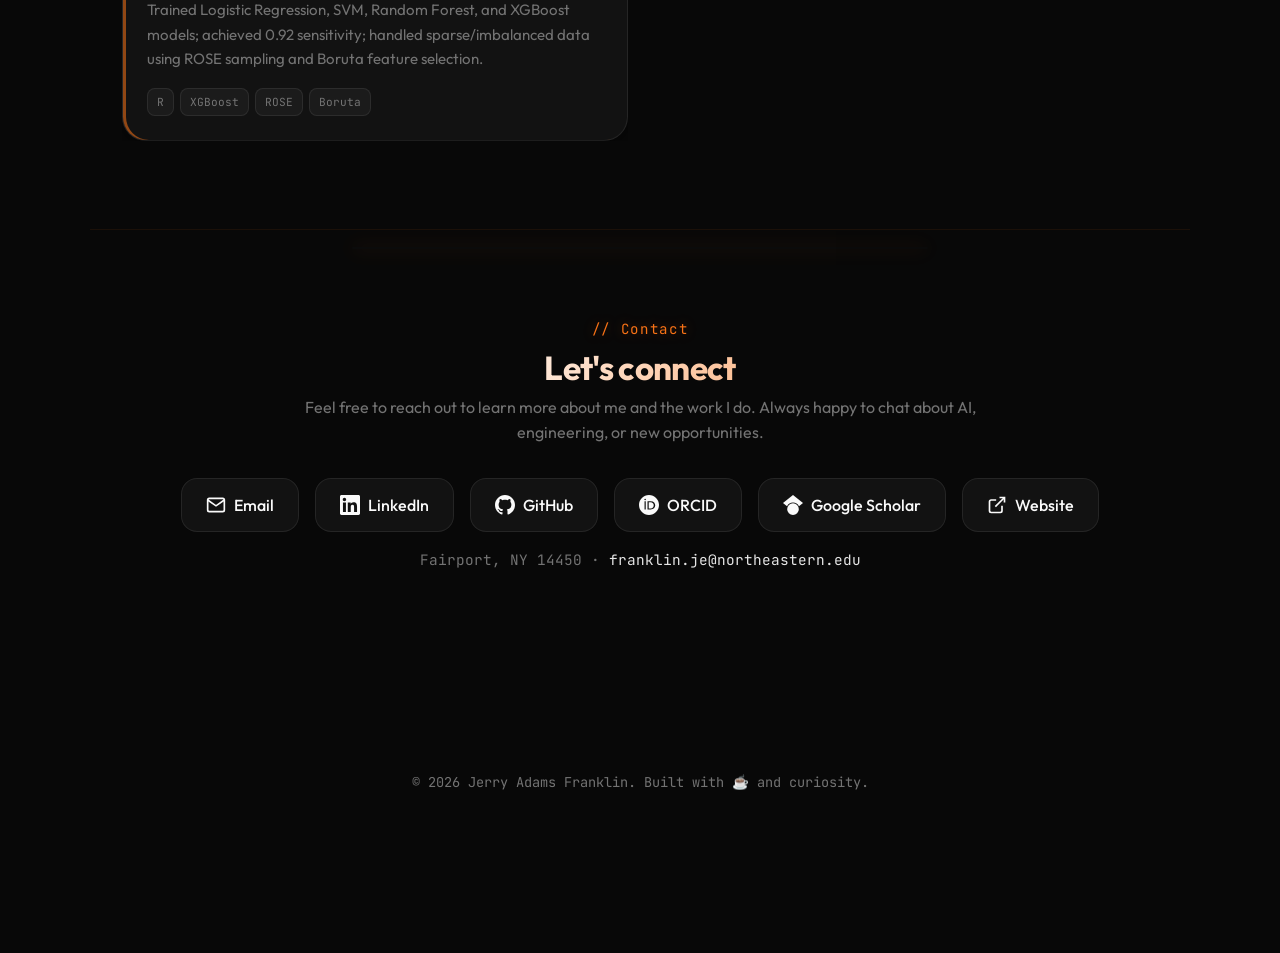
<file: contact.html>
<!DOCTYPE html>
<html lang="en">
<head>
  <meta charset="UTF-8">
  <meta name="viewport" content="width=device-width, initial-scale=1.0">
  <title>Redirecting…</title>
  <link rel="canonical" href="https://www.jerryadamsfranklin.com/#contact">
  <meta http-equiv="refresh" content="0; url=index.html#contact">
  <script>location.replace('index.html#contact');</script>
</head>
<body>
  <p><a href="index.html#contact">Continue to the site</a></p>
</body>
</html>
</file>
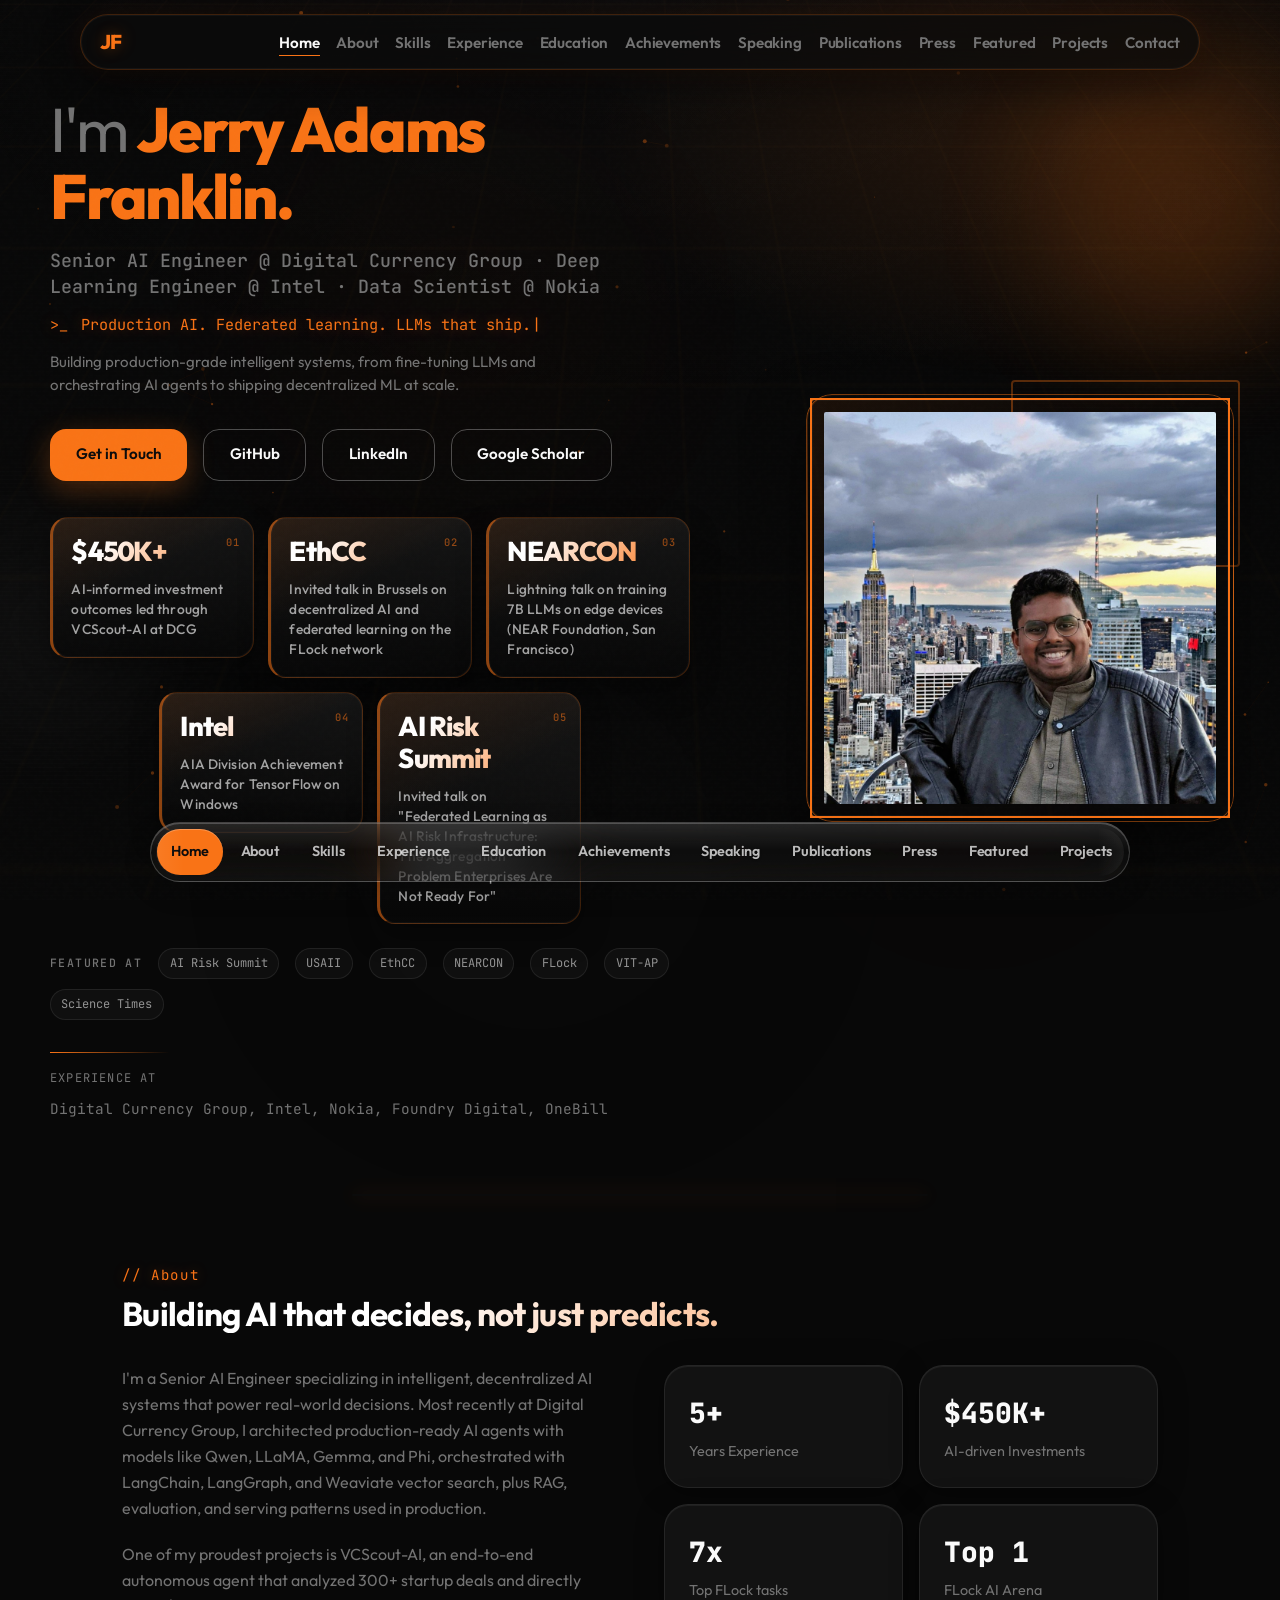
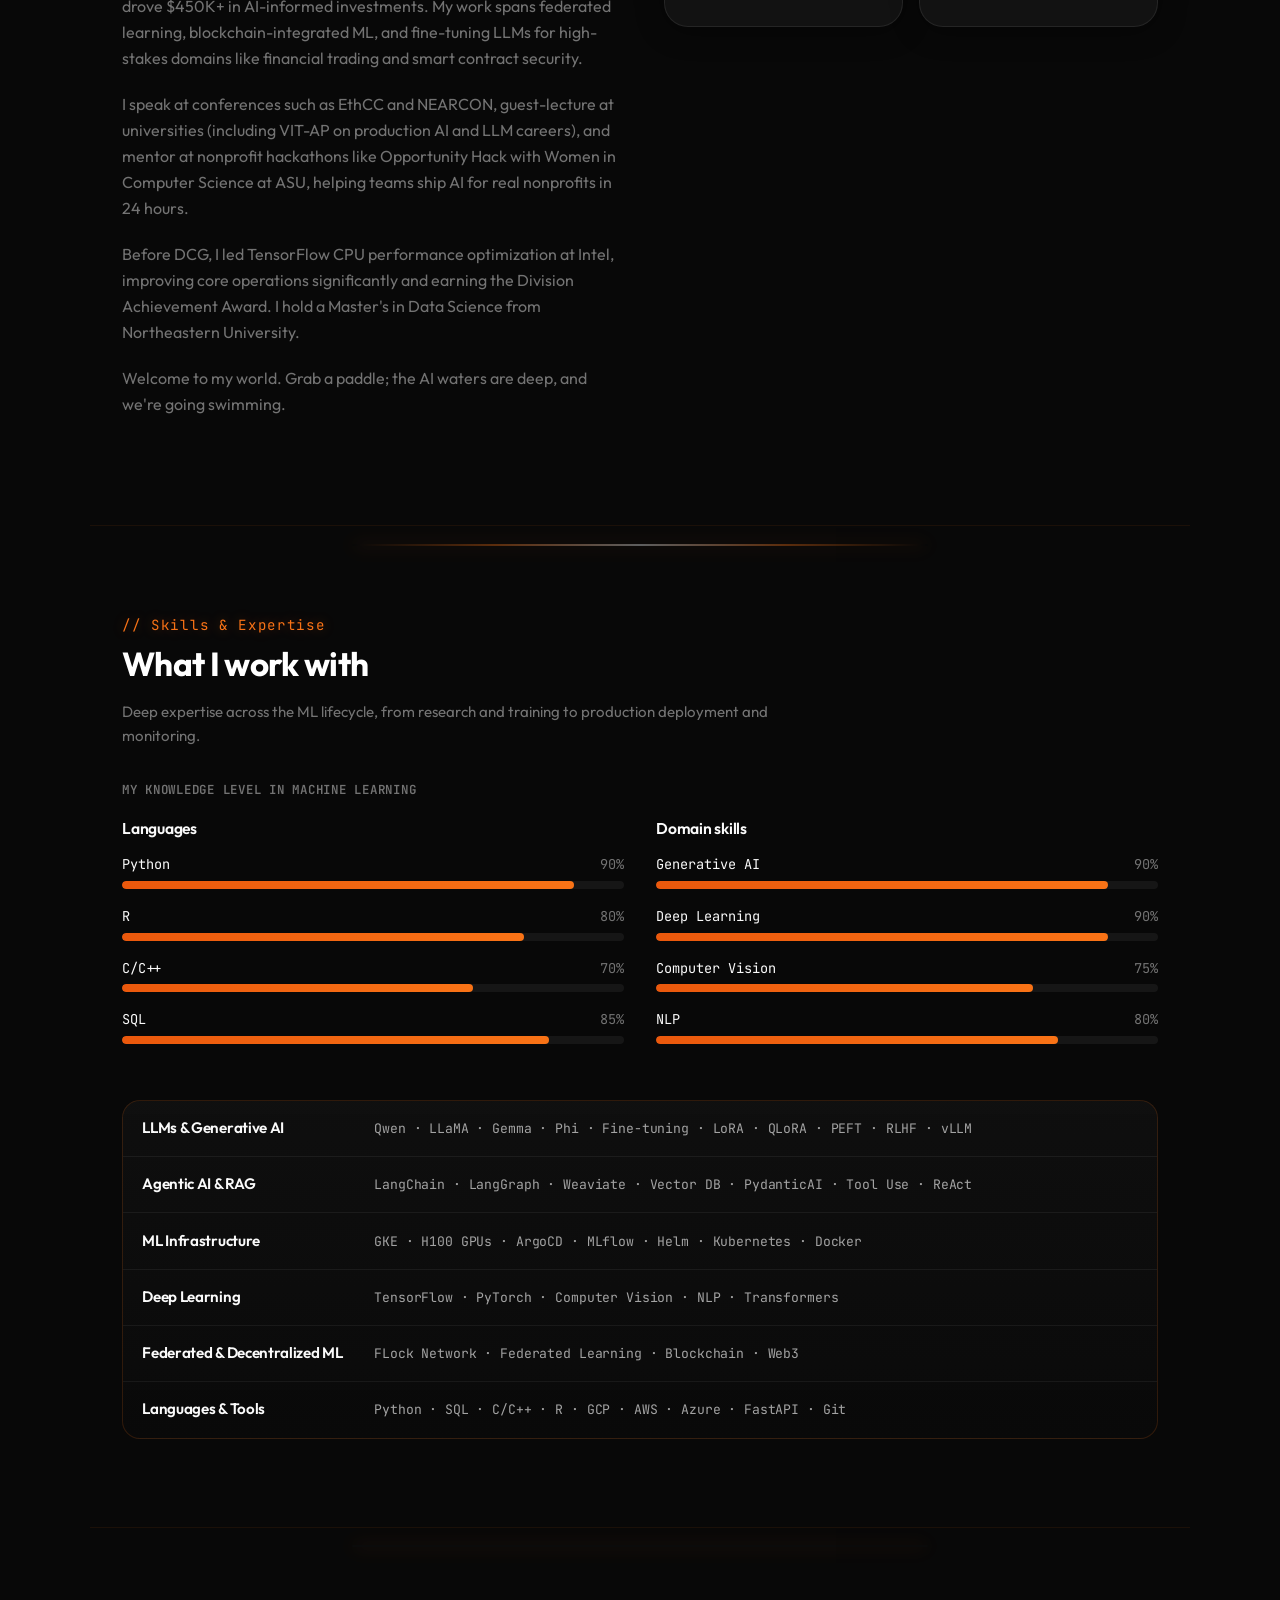
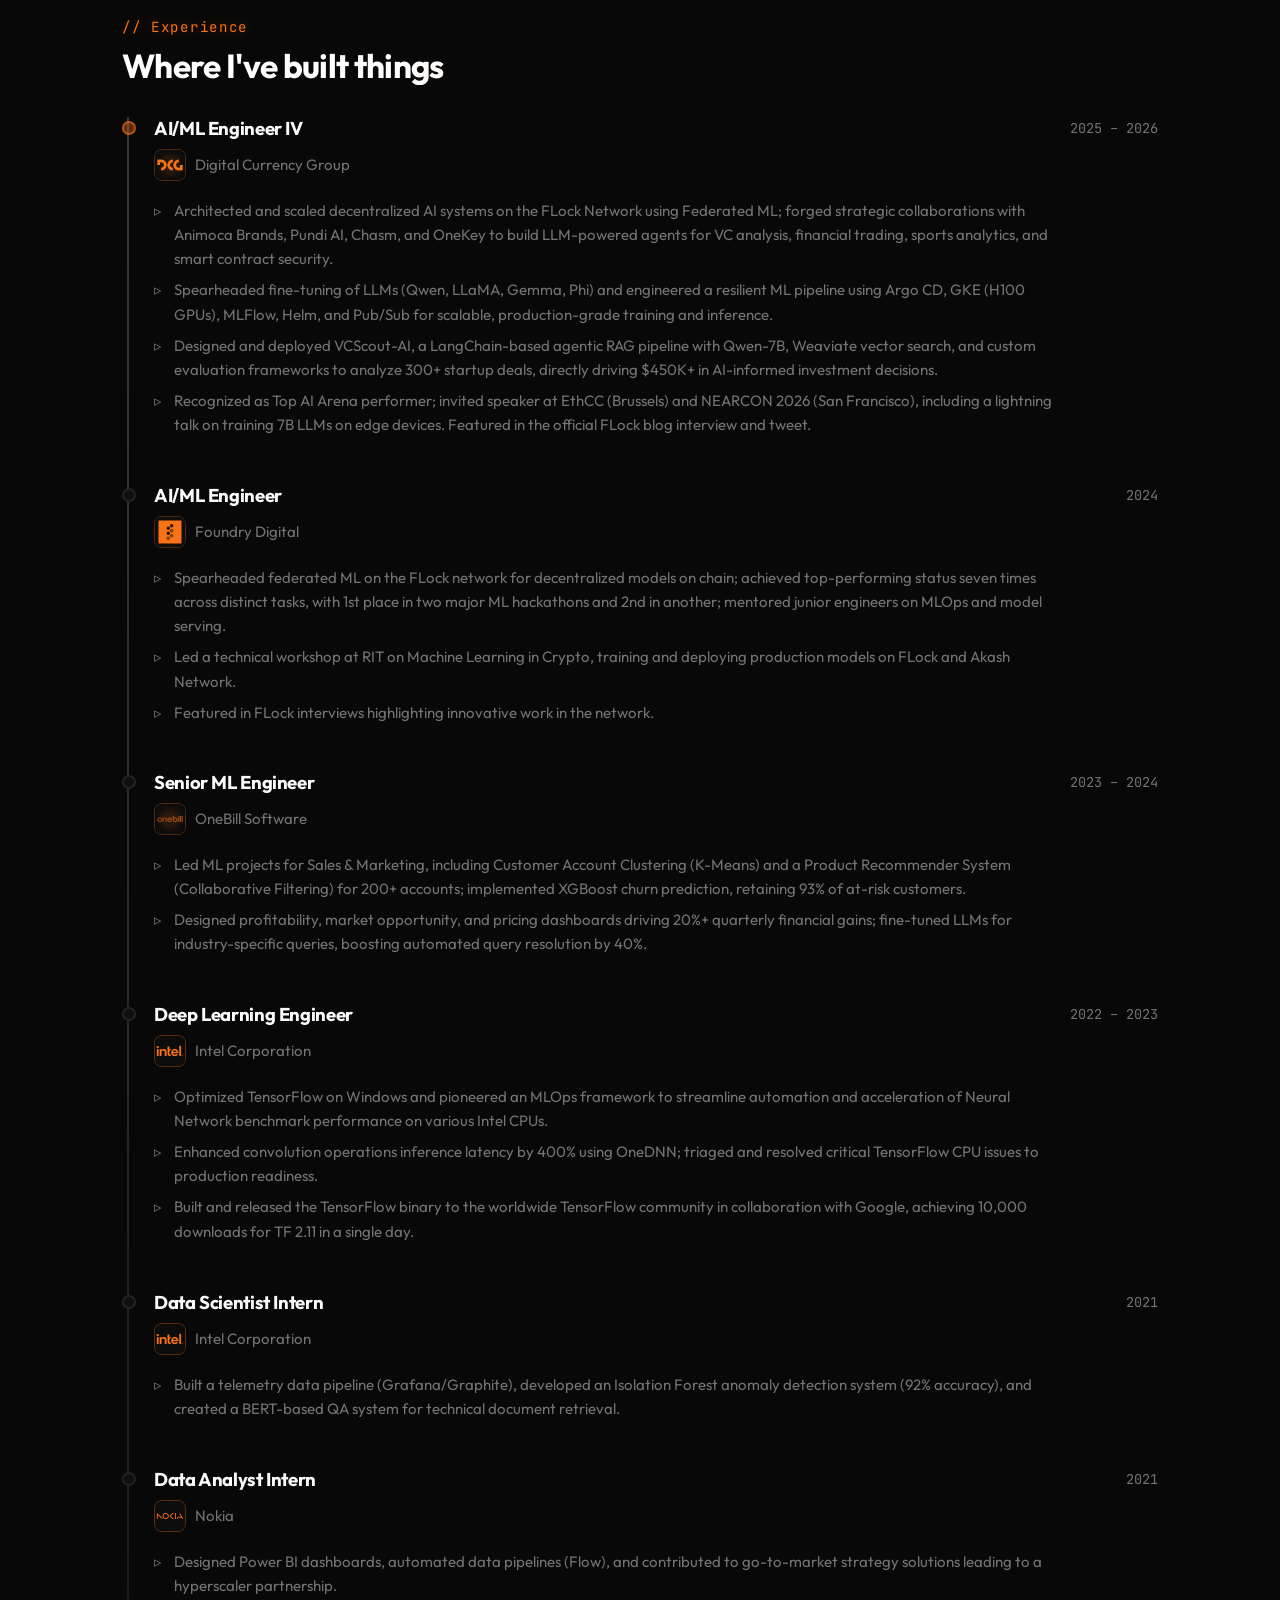
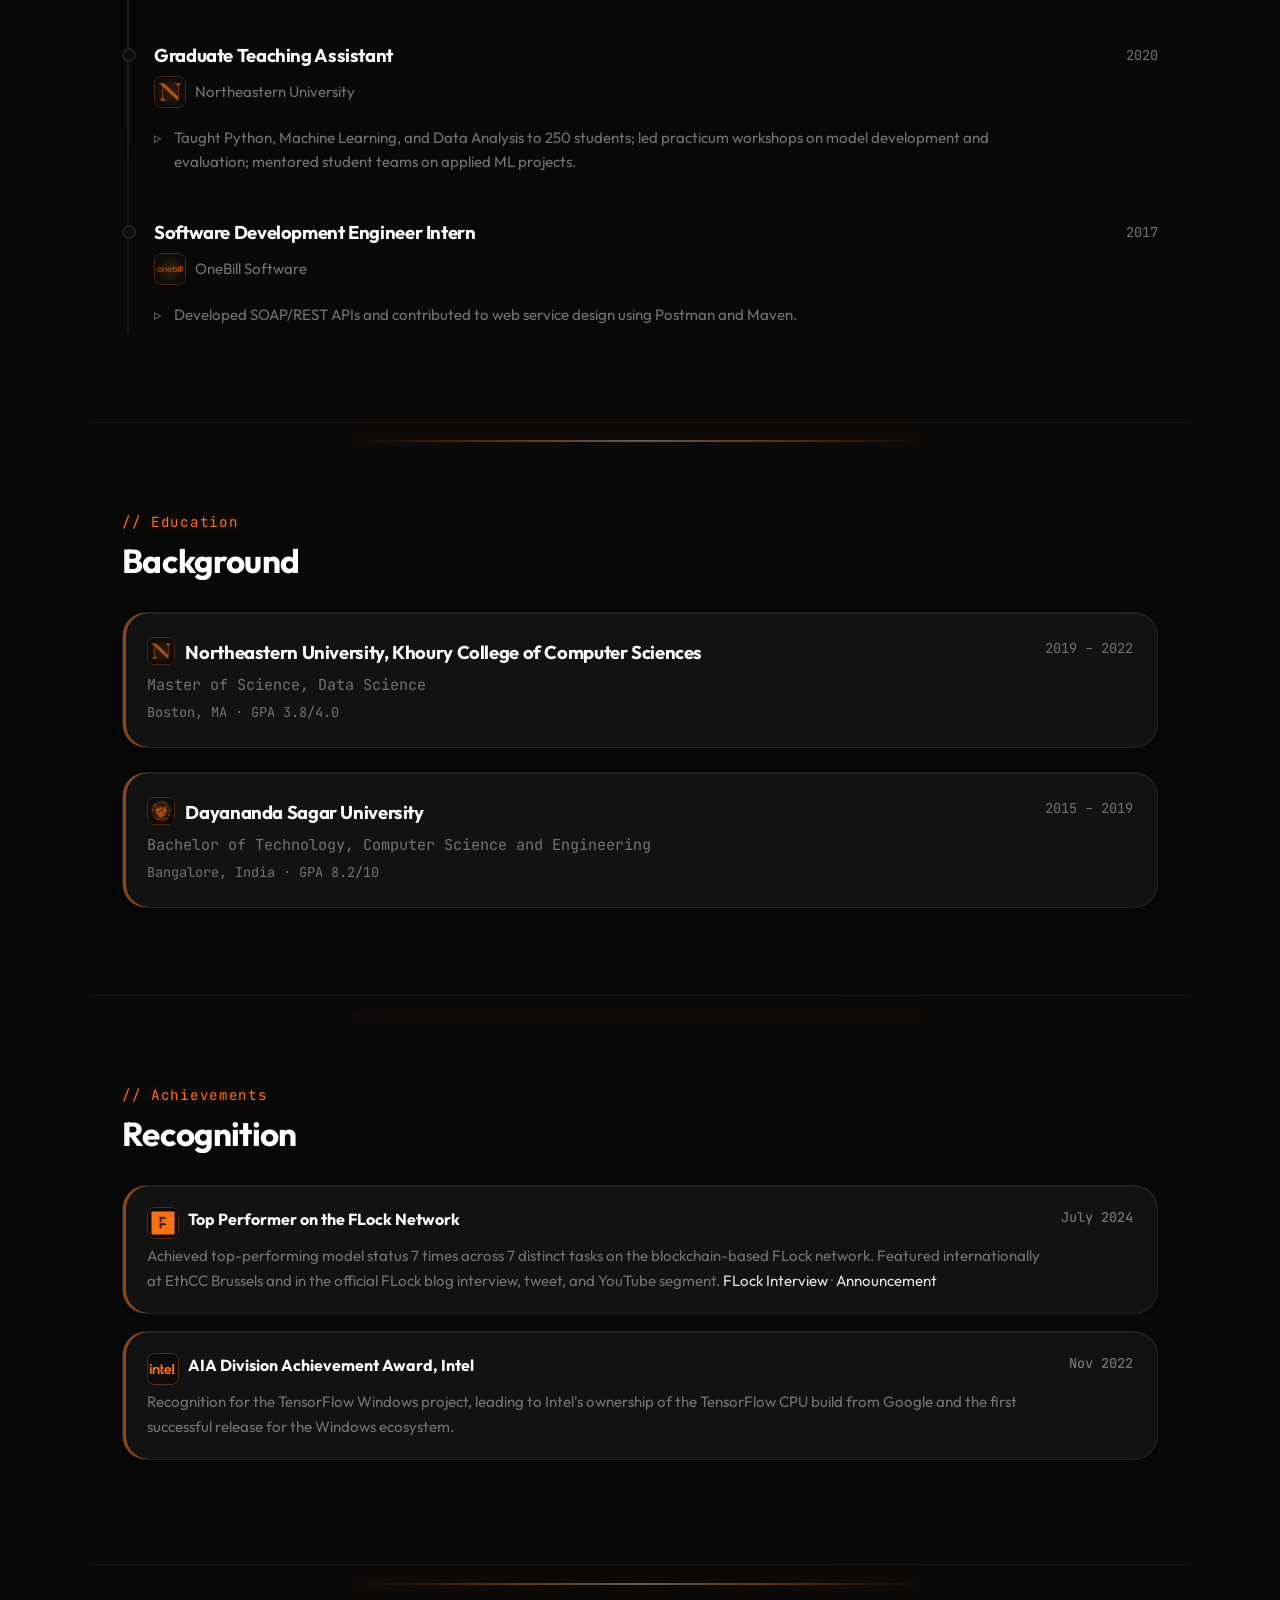
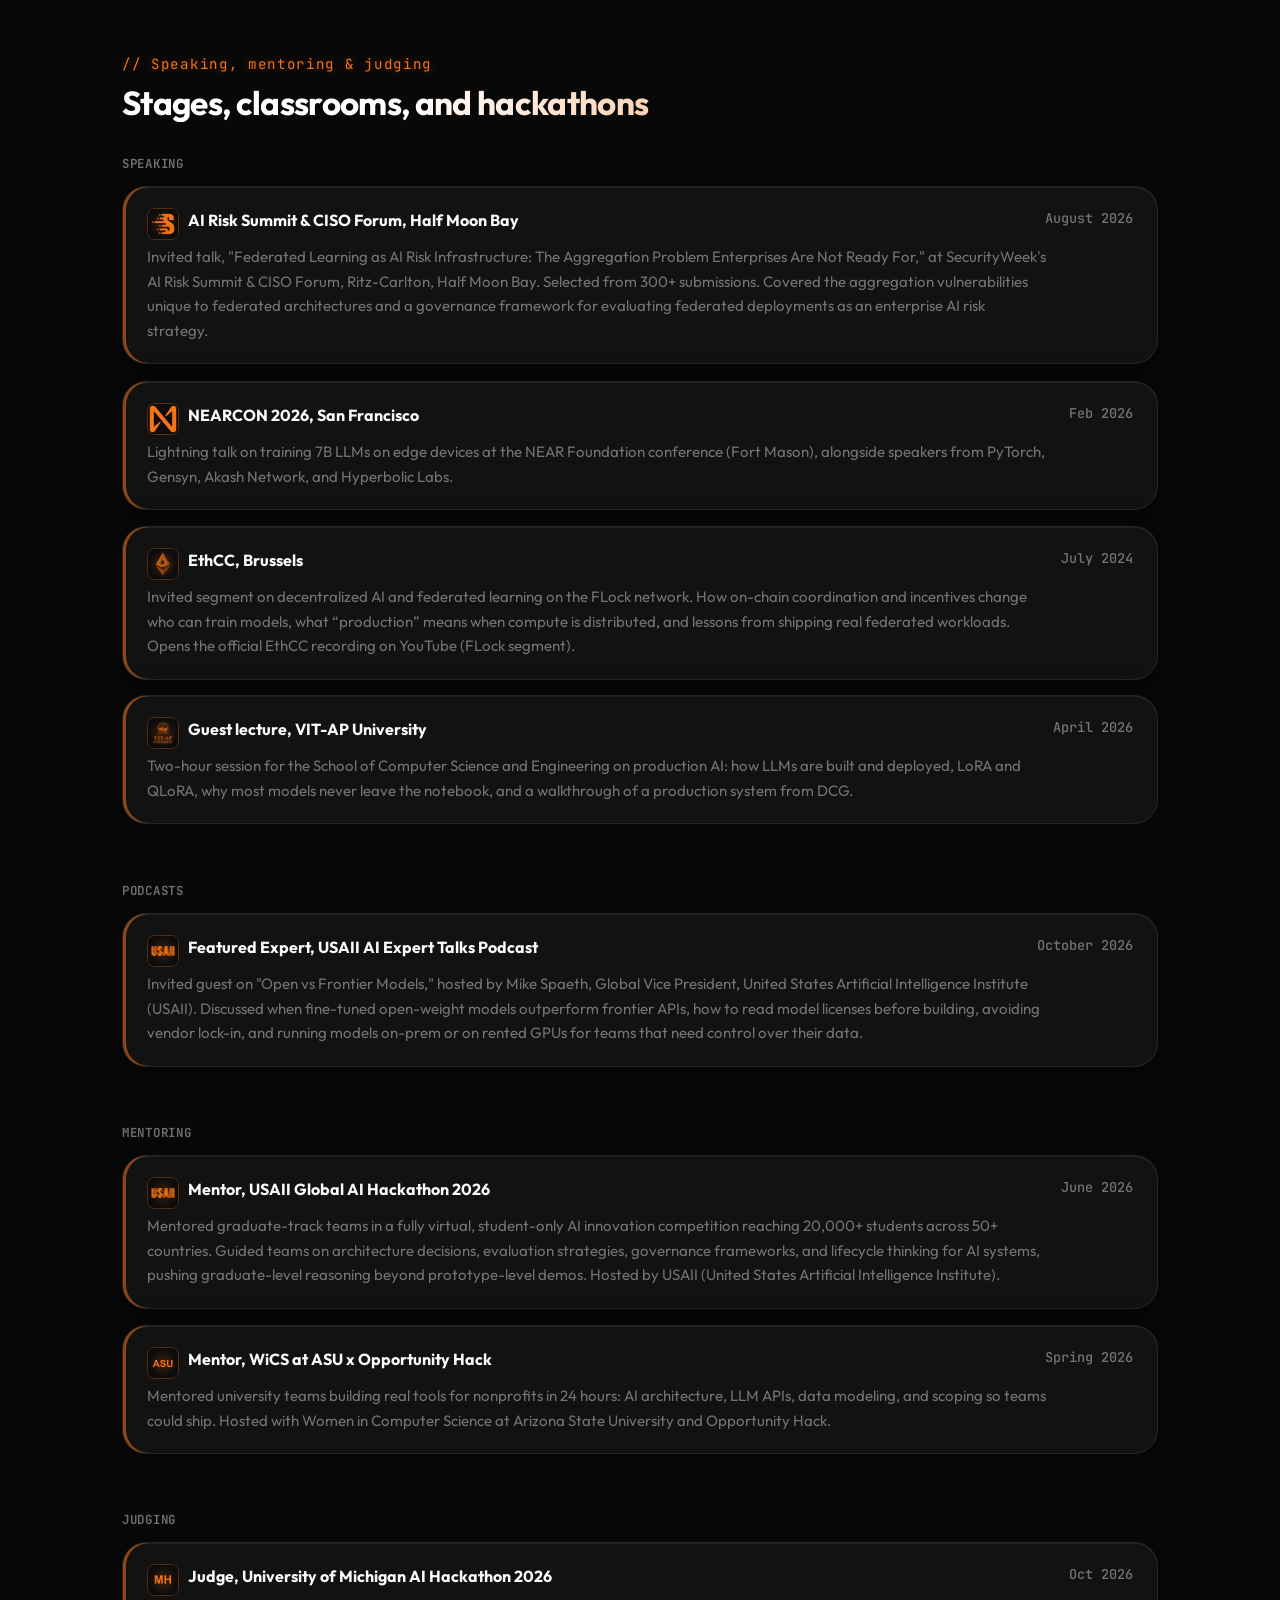
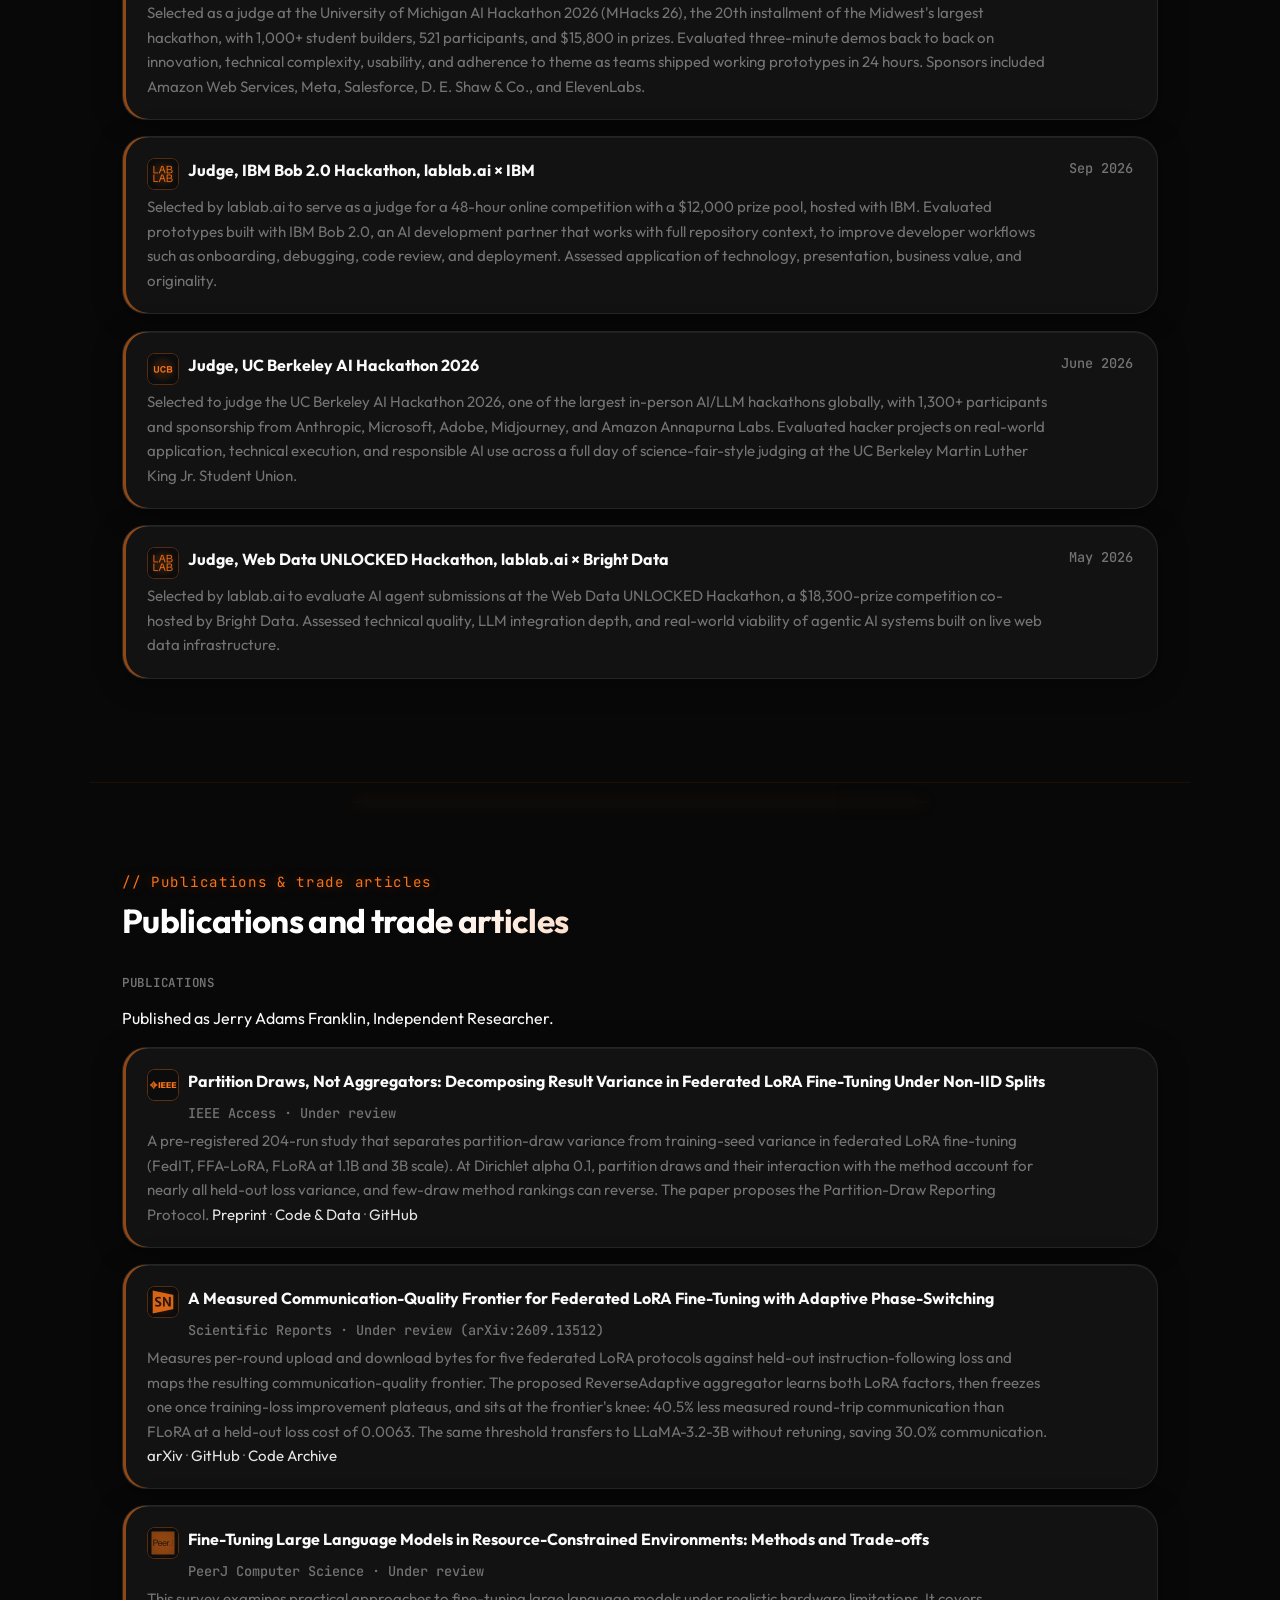
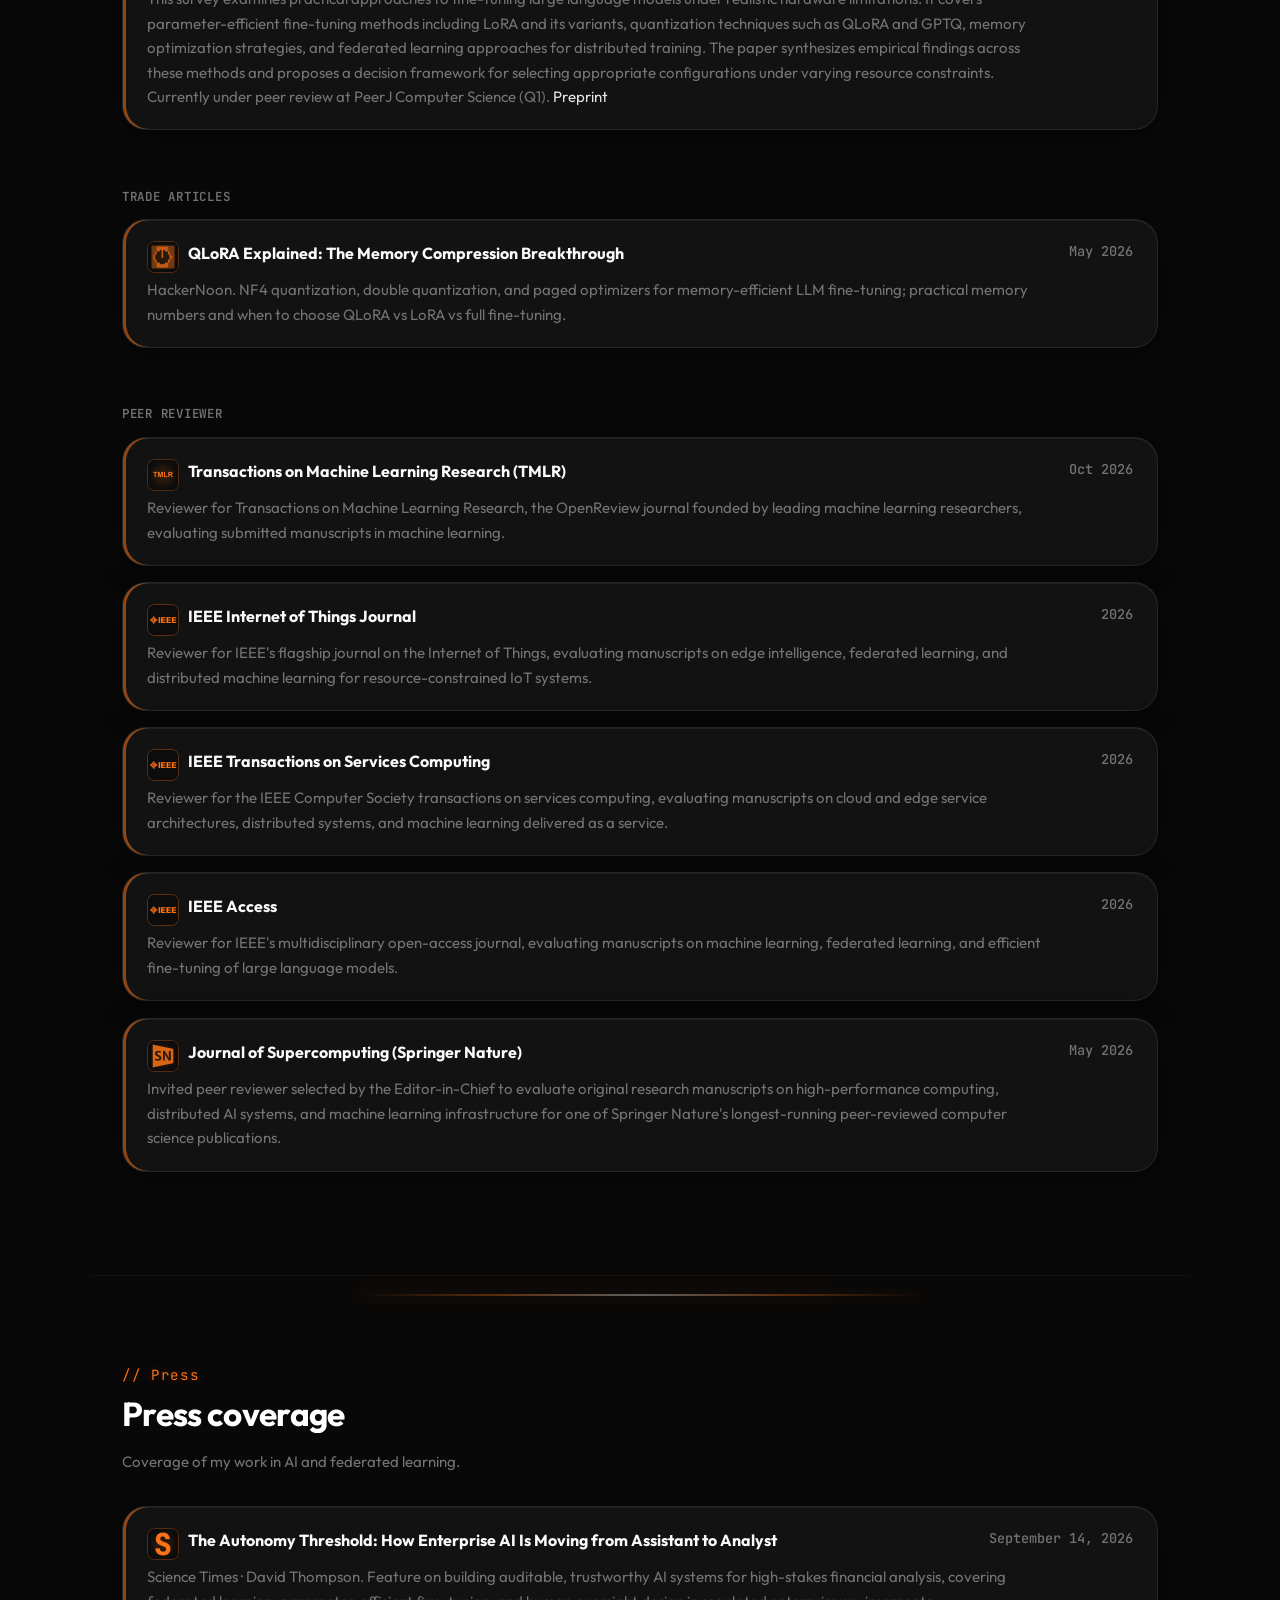
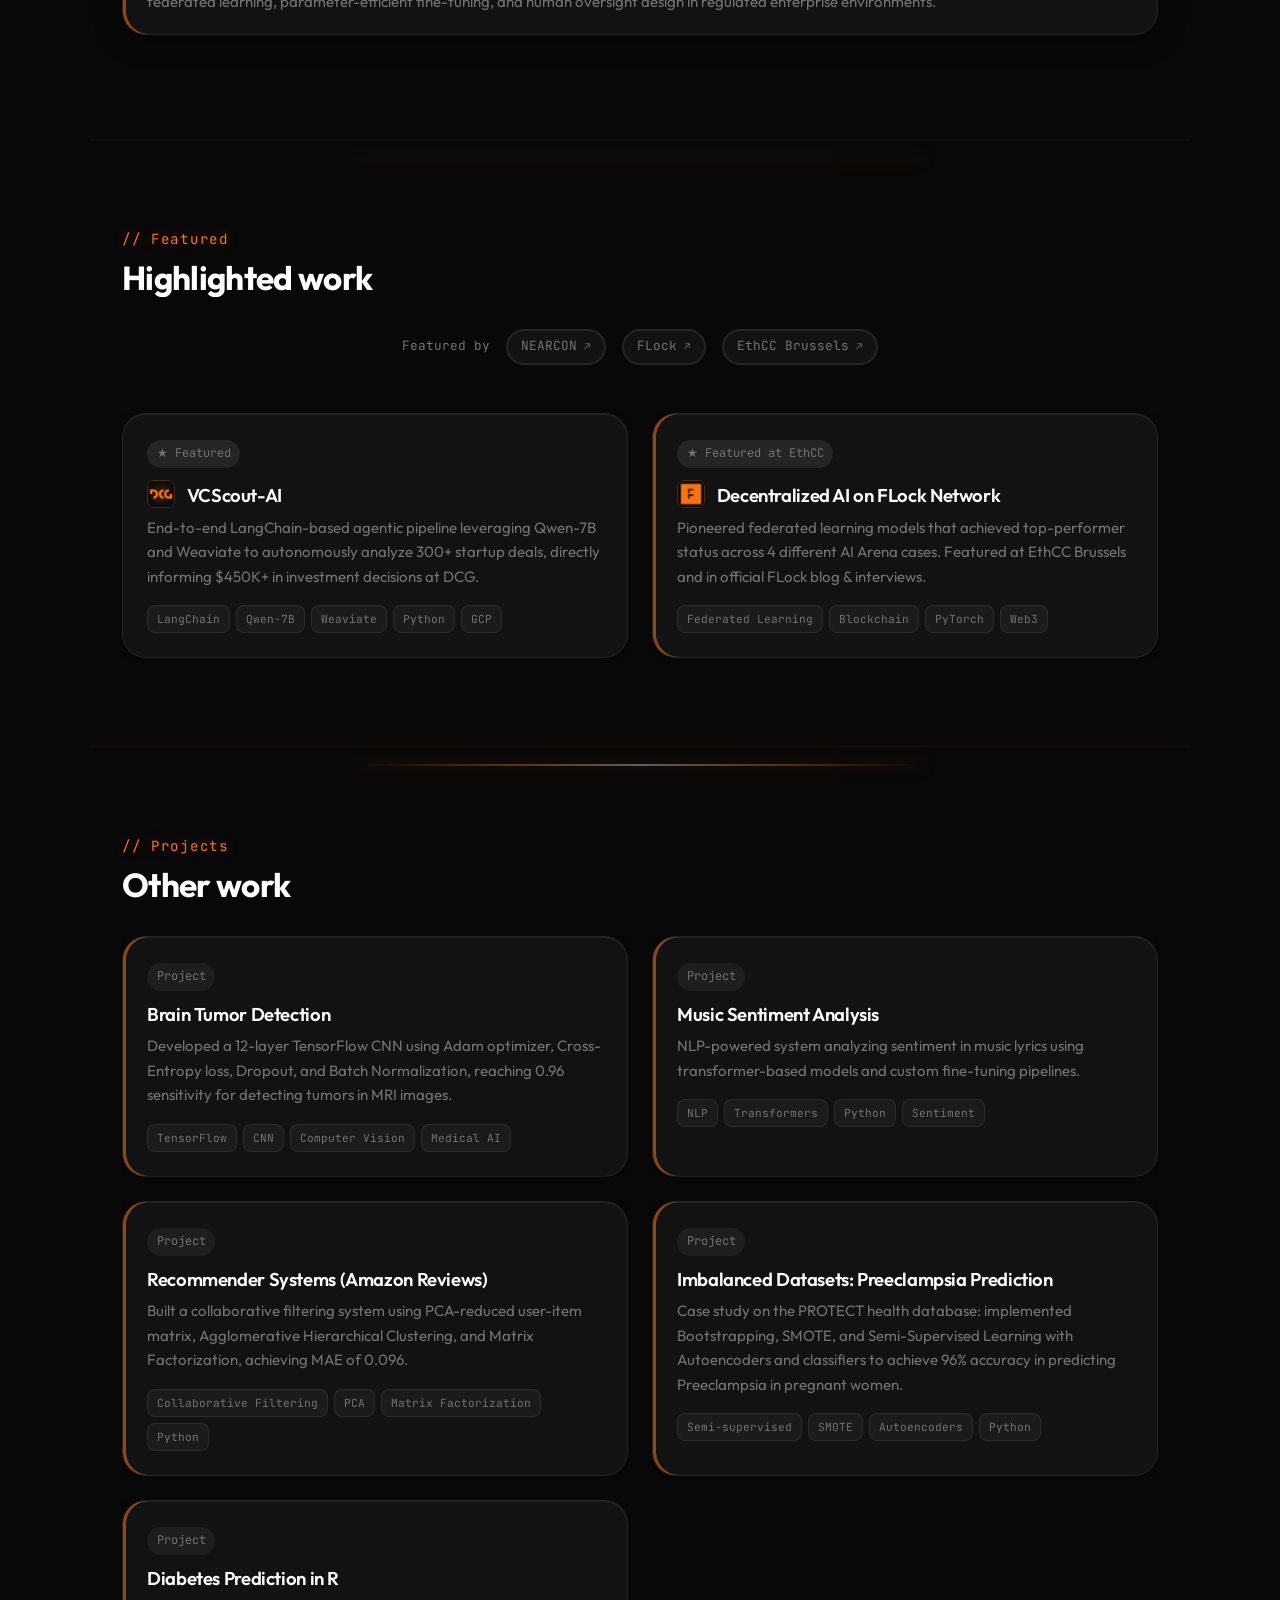
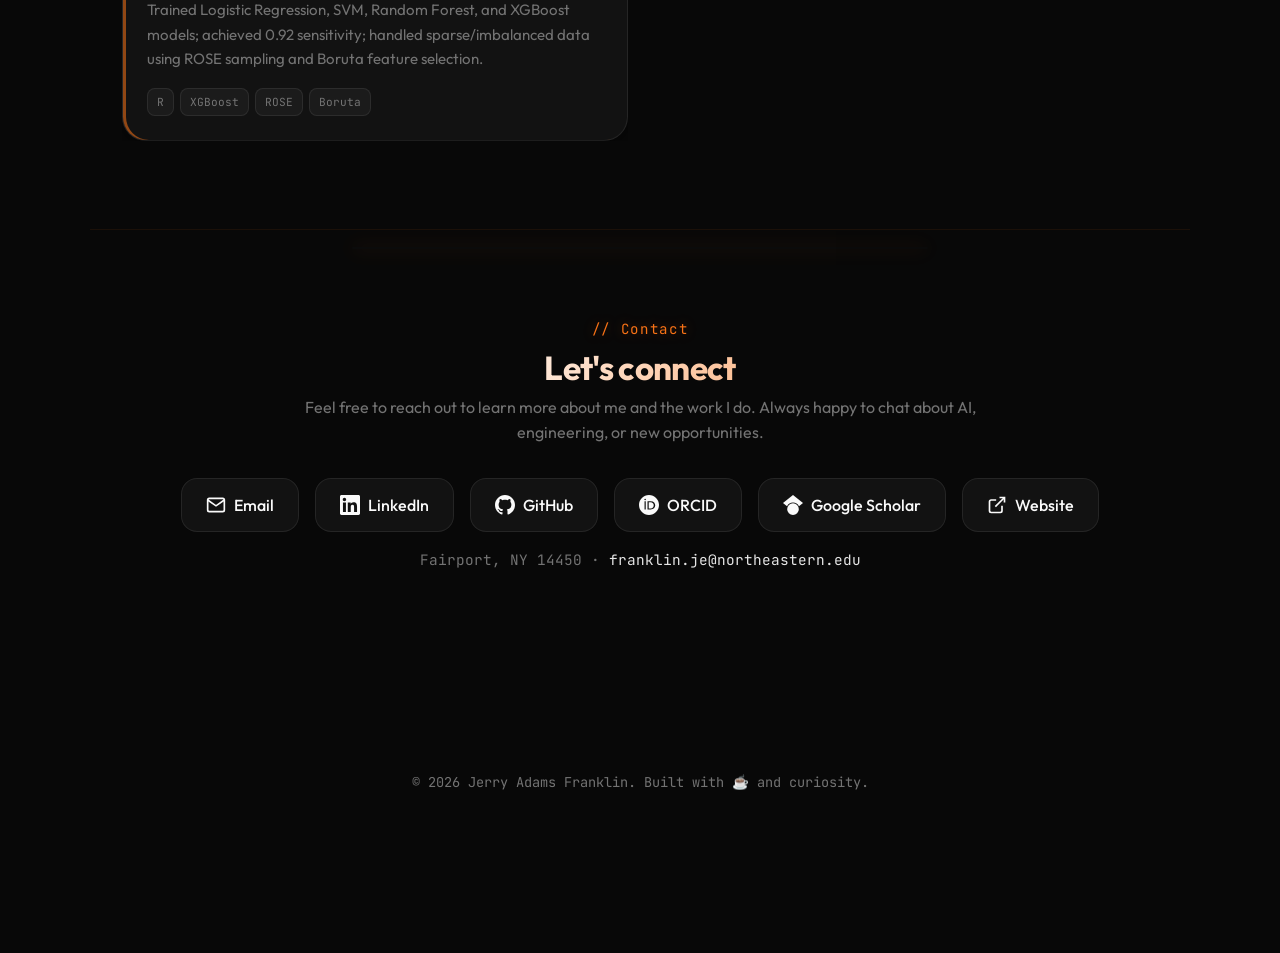
<file: experience.html>
<!DOCTYPE html>
<html lang="en">
<head>
  <meta charset="UTF-8">
  <meta name="viewport" content="width=device-width, initial-scale=1.0">
  <title>Redirecting…</title>
  <link rel="canonical" href="https://www.jerryadamsfranklin.com/#experience">
  <meta http-equiv="refresh" content="0; url=index.html#experience">
  <script>location.replace('index.html#experience');</script>
</head>
<body>
  <p><a href="index.html#experience">Continue to the site</a></p>
</body>
</html>
</file>
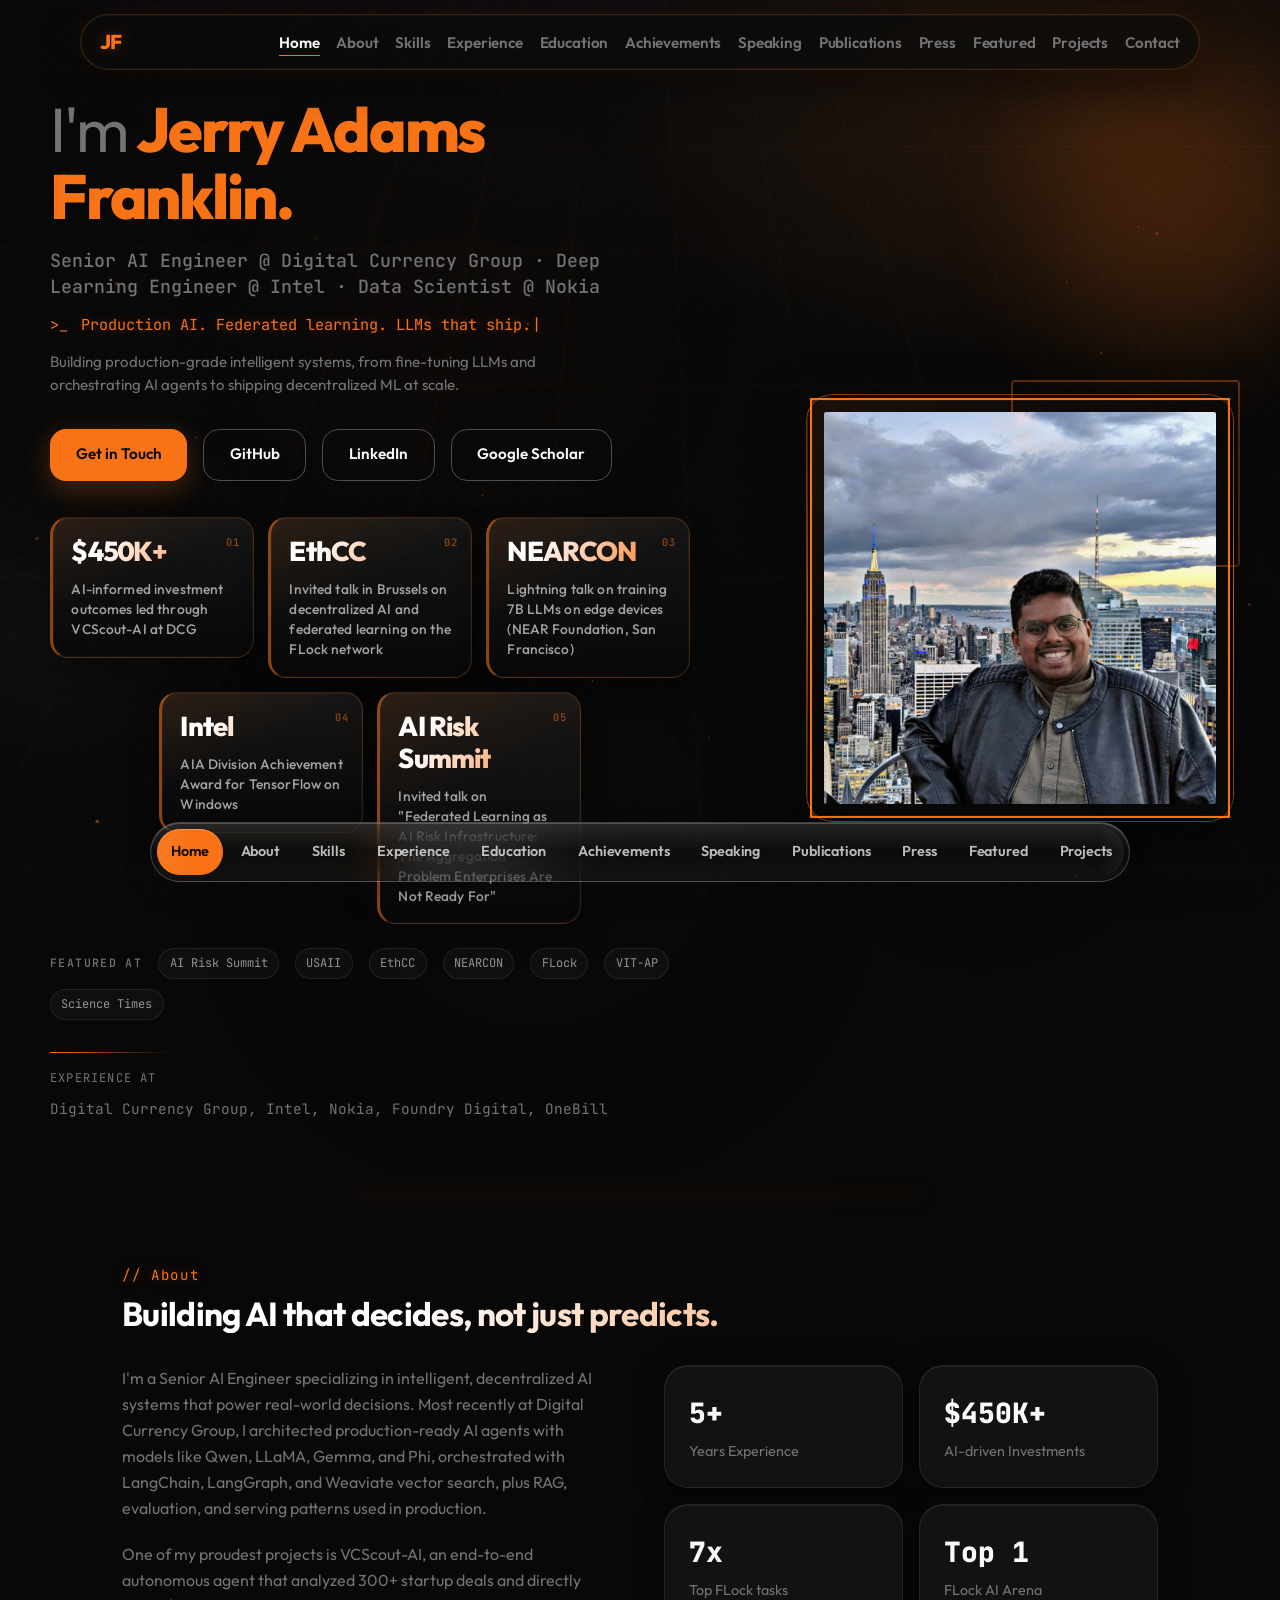
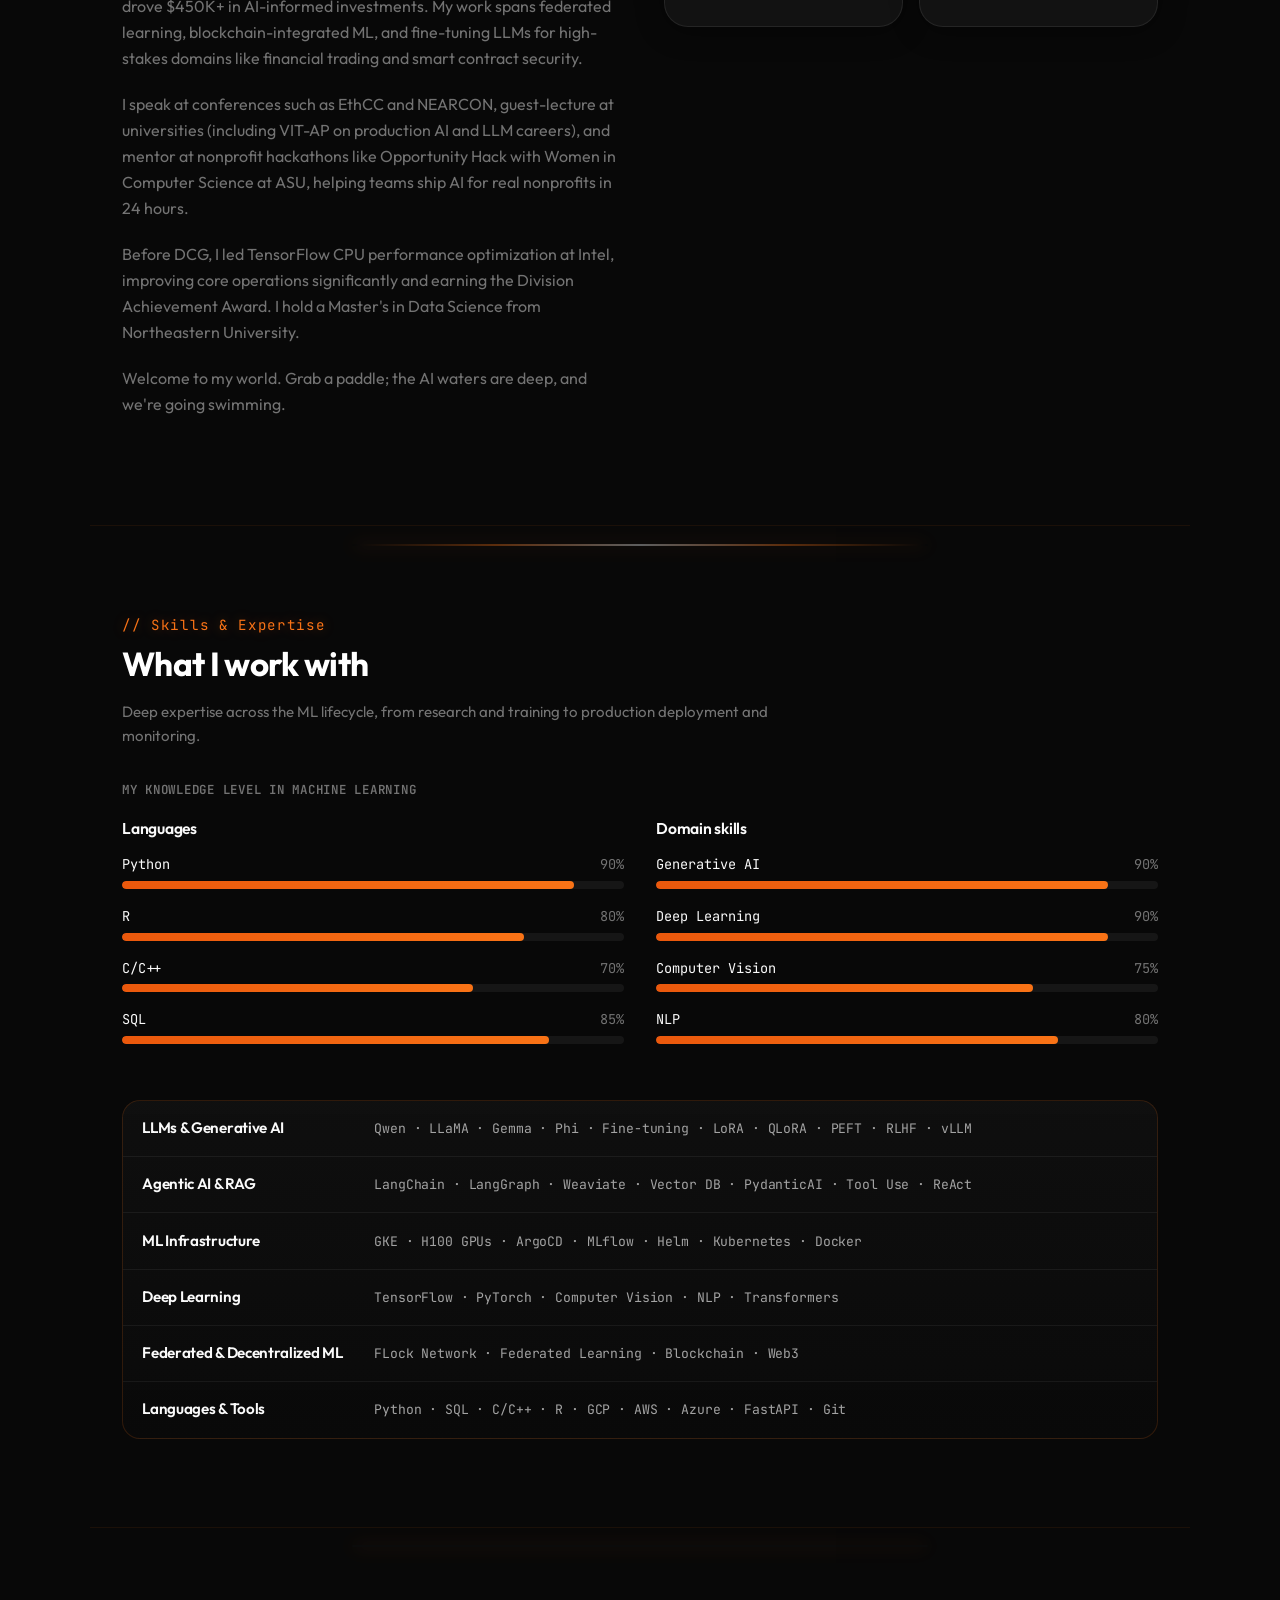
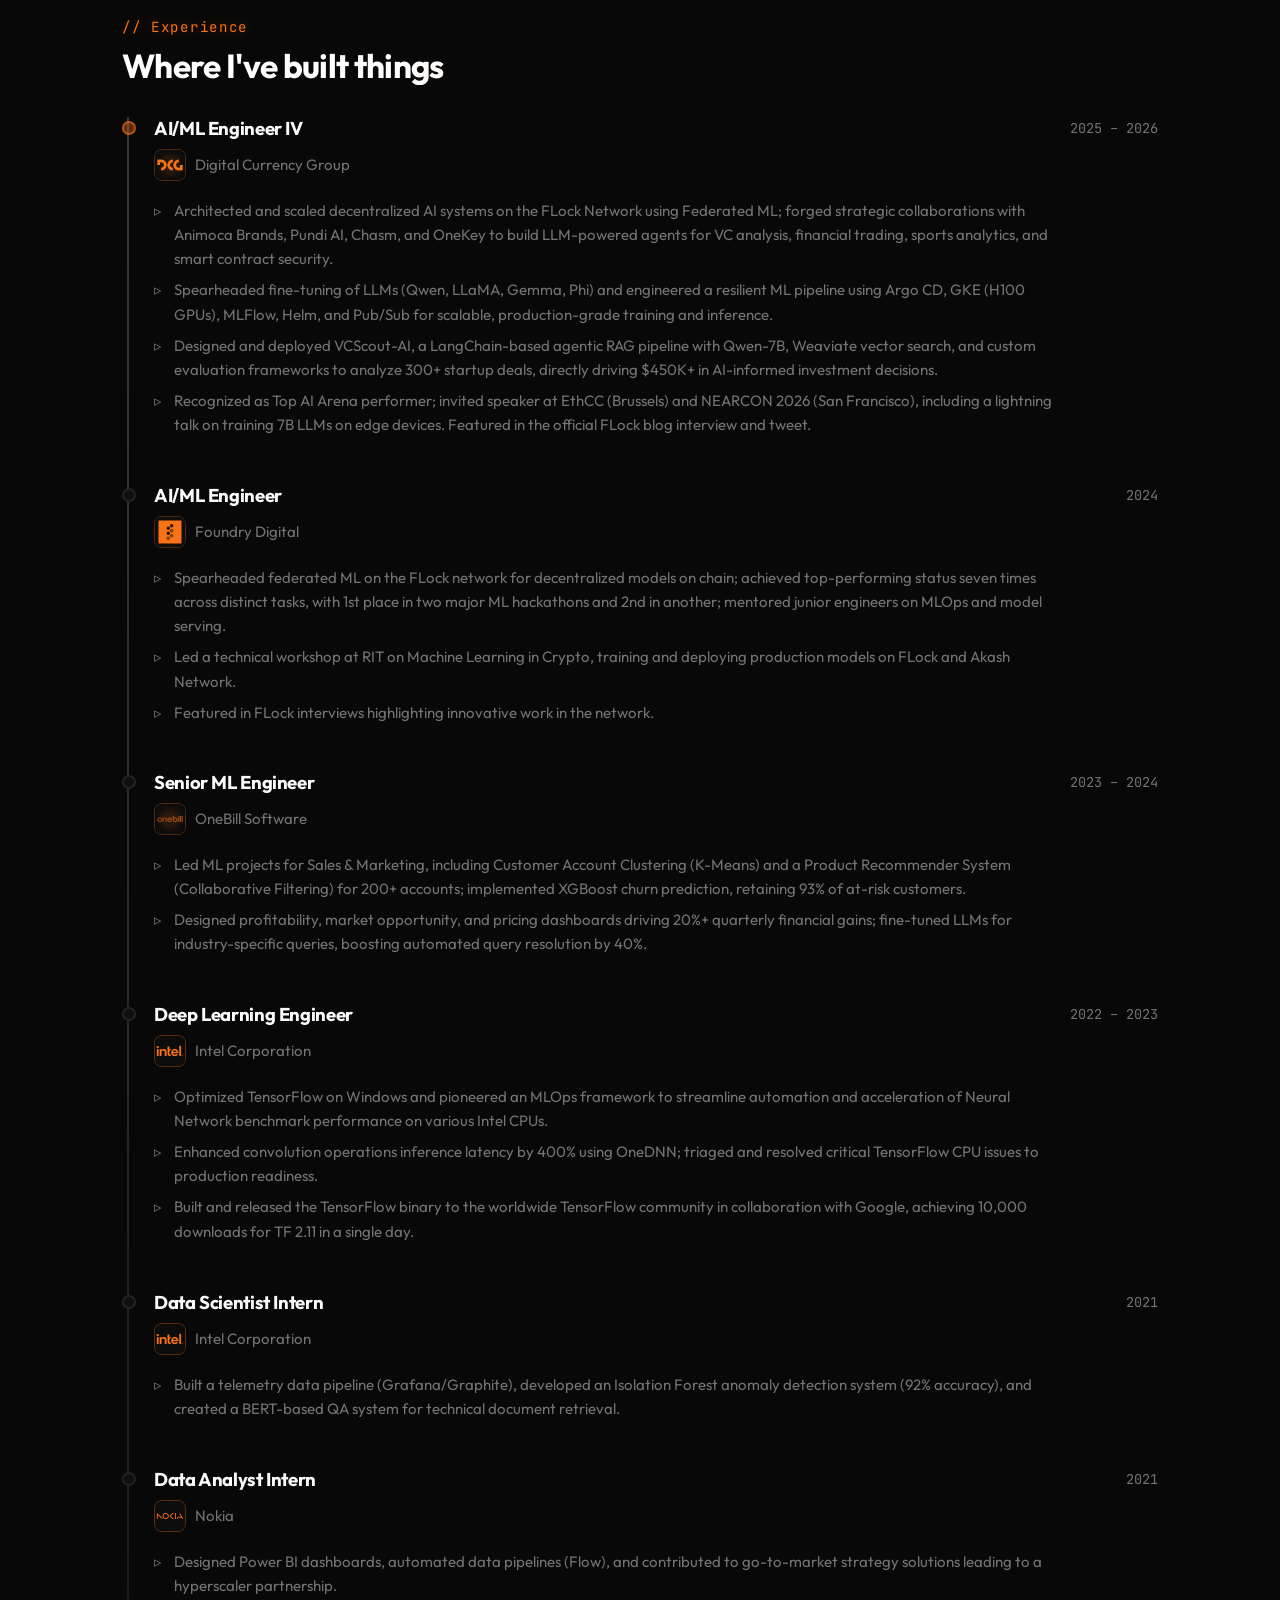
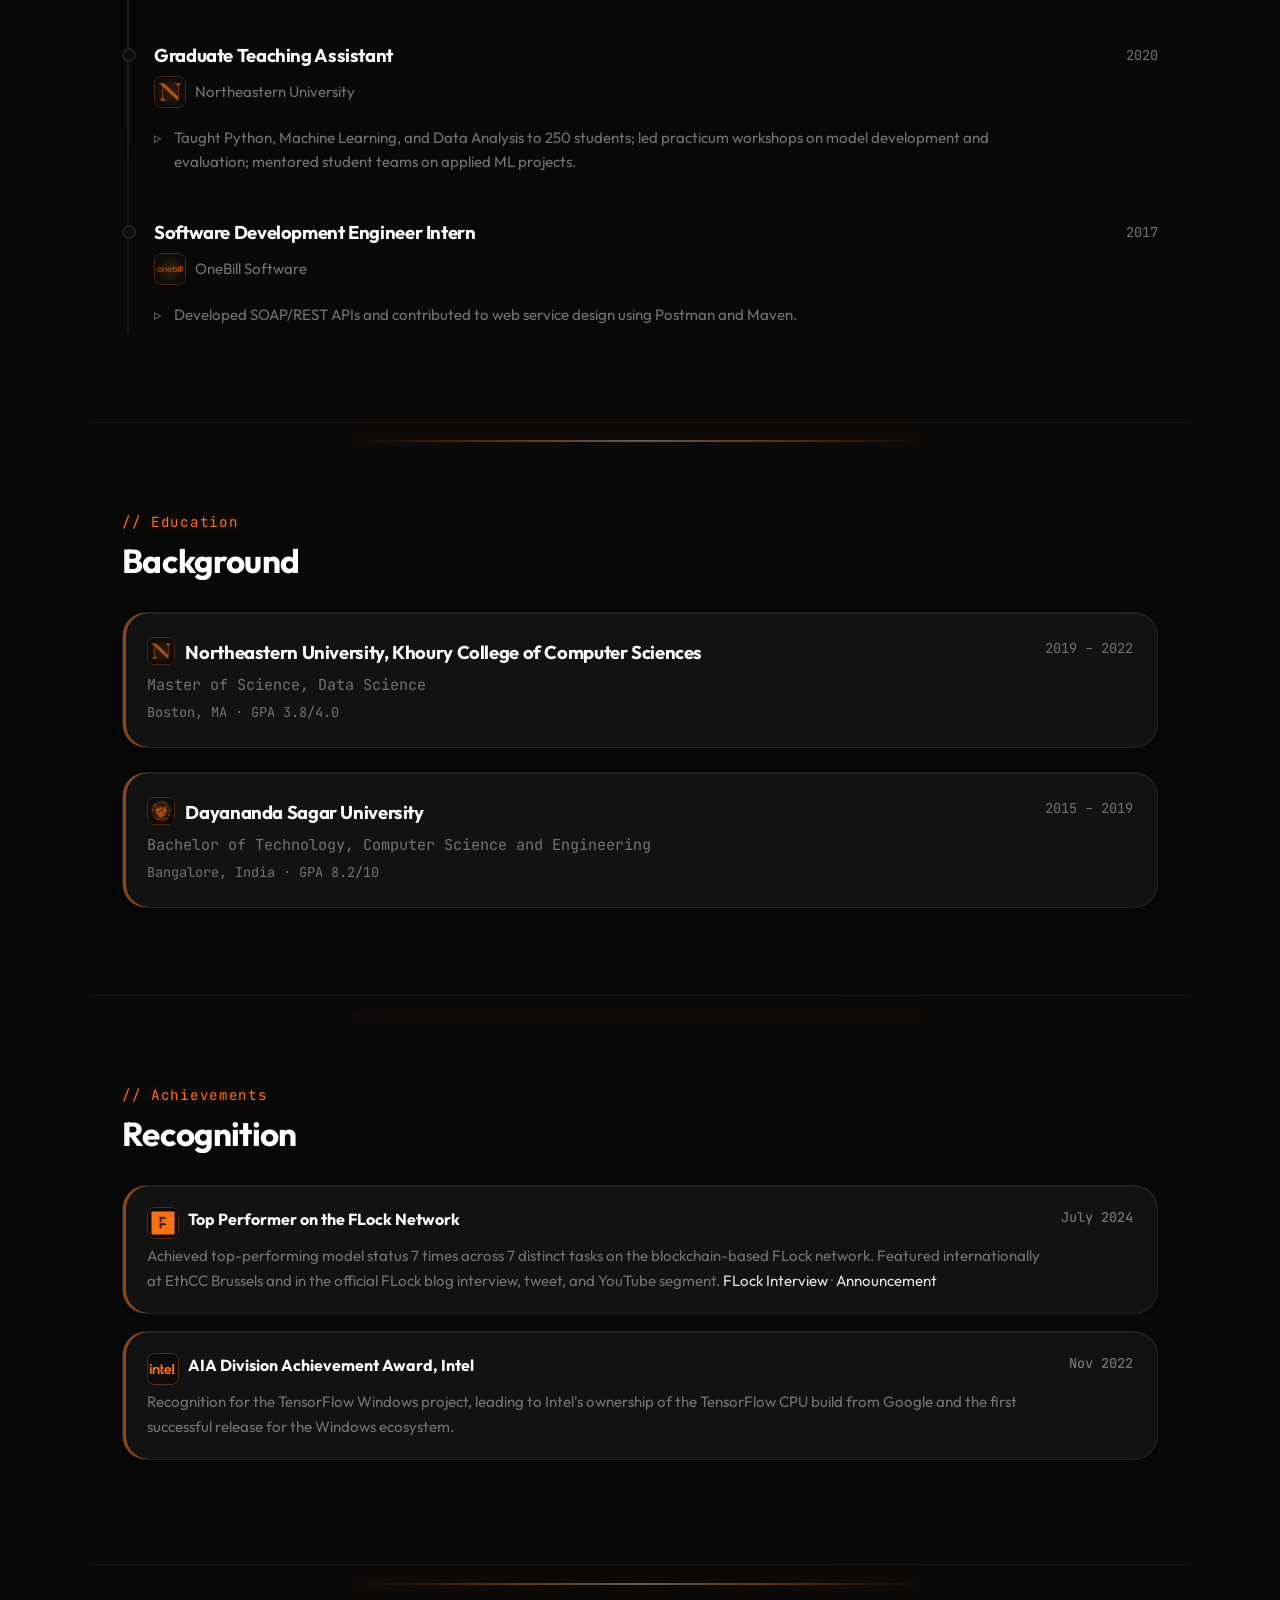
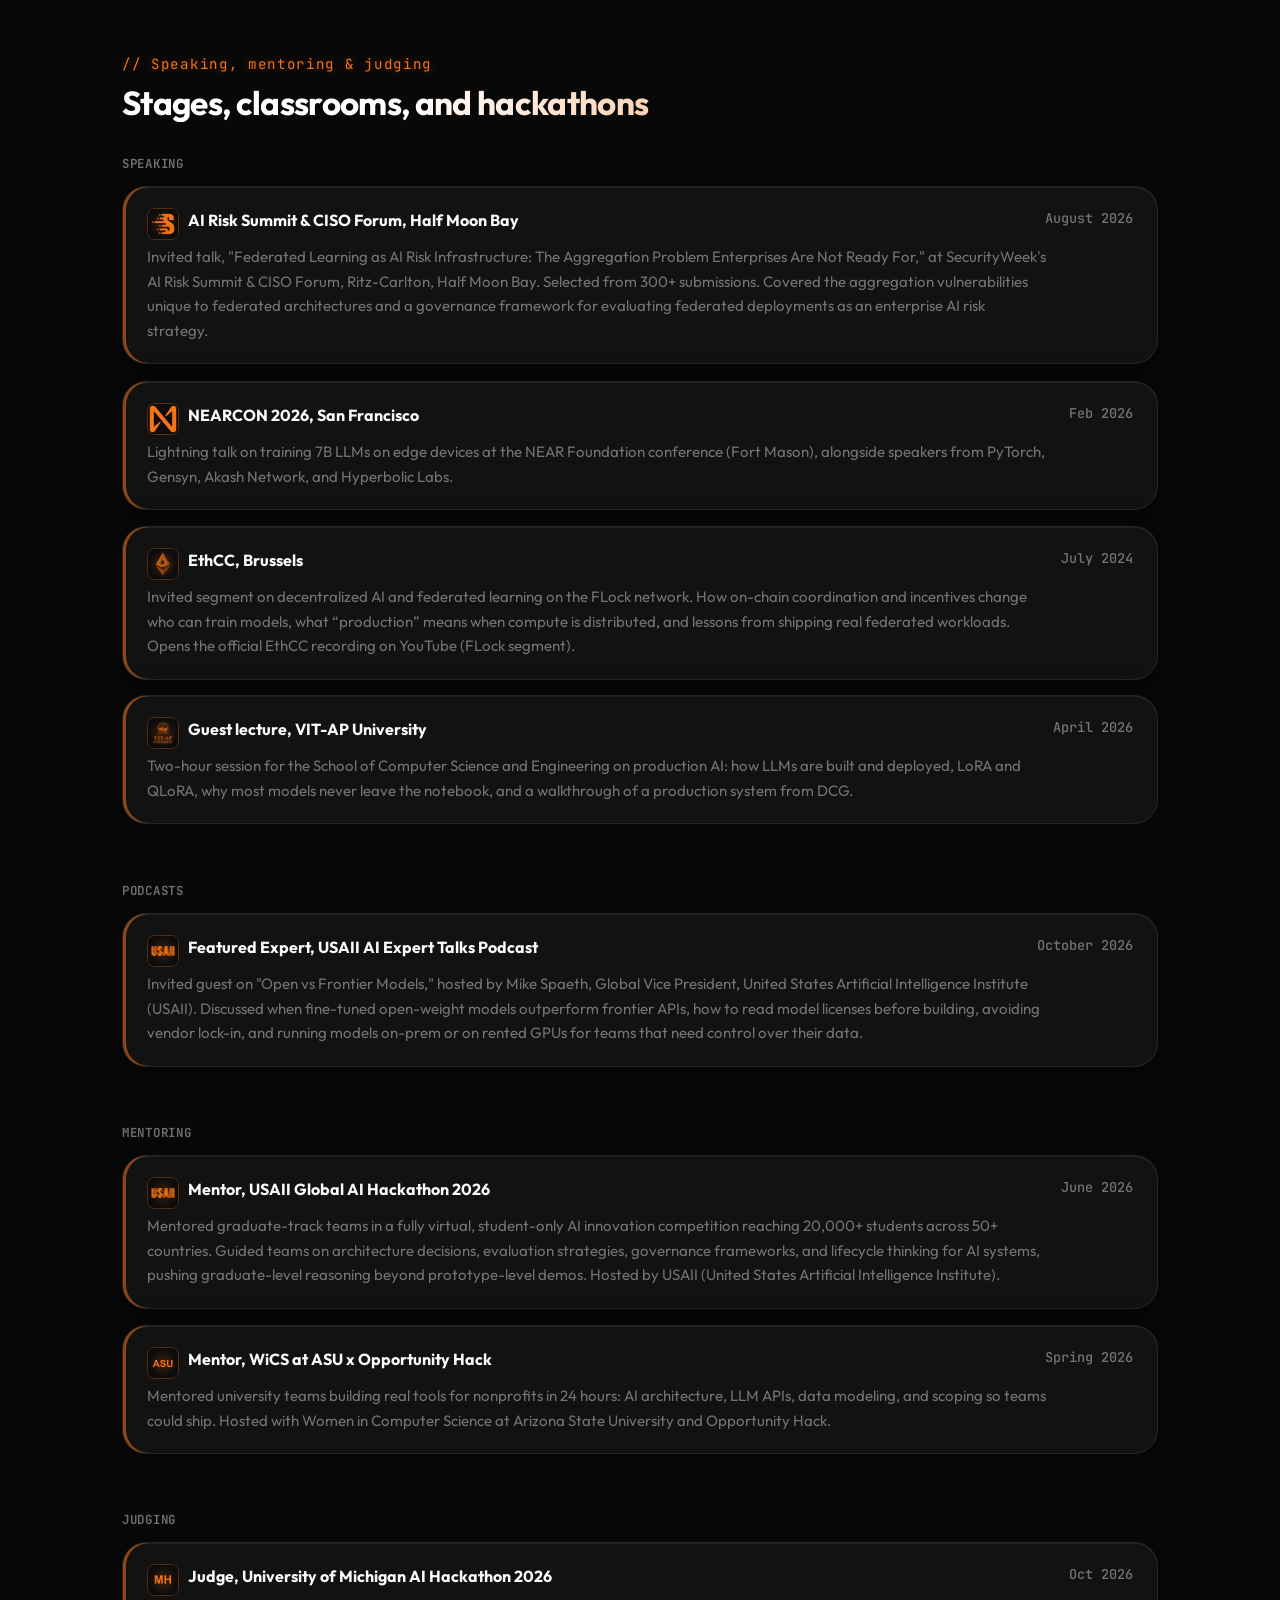
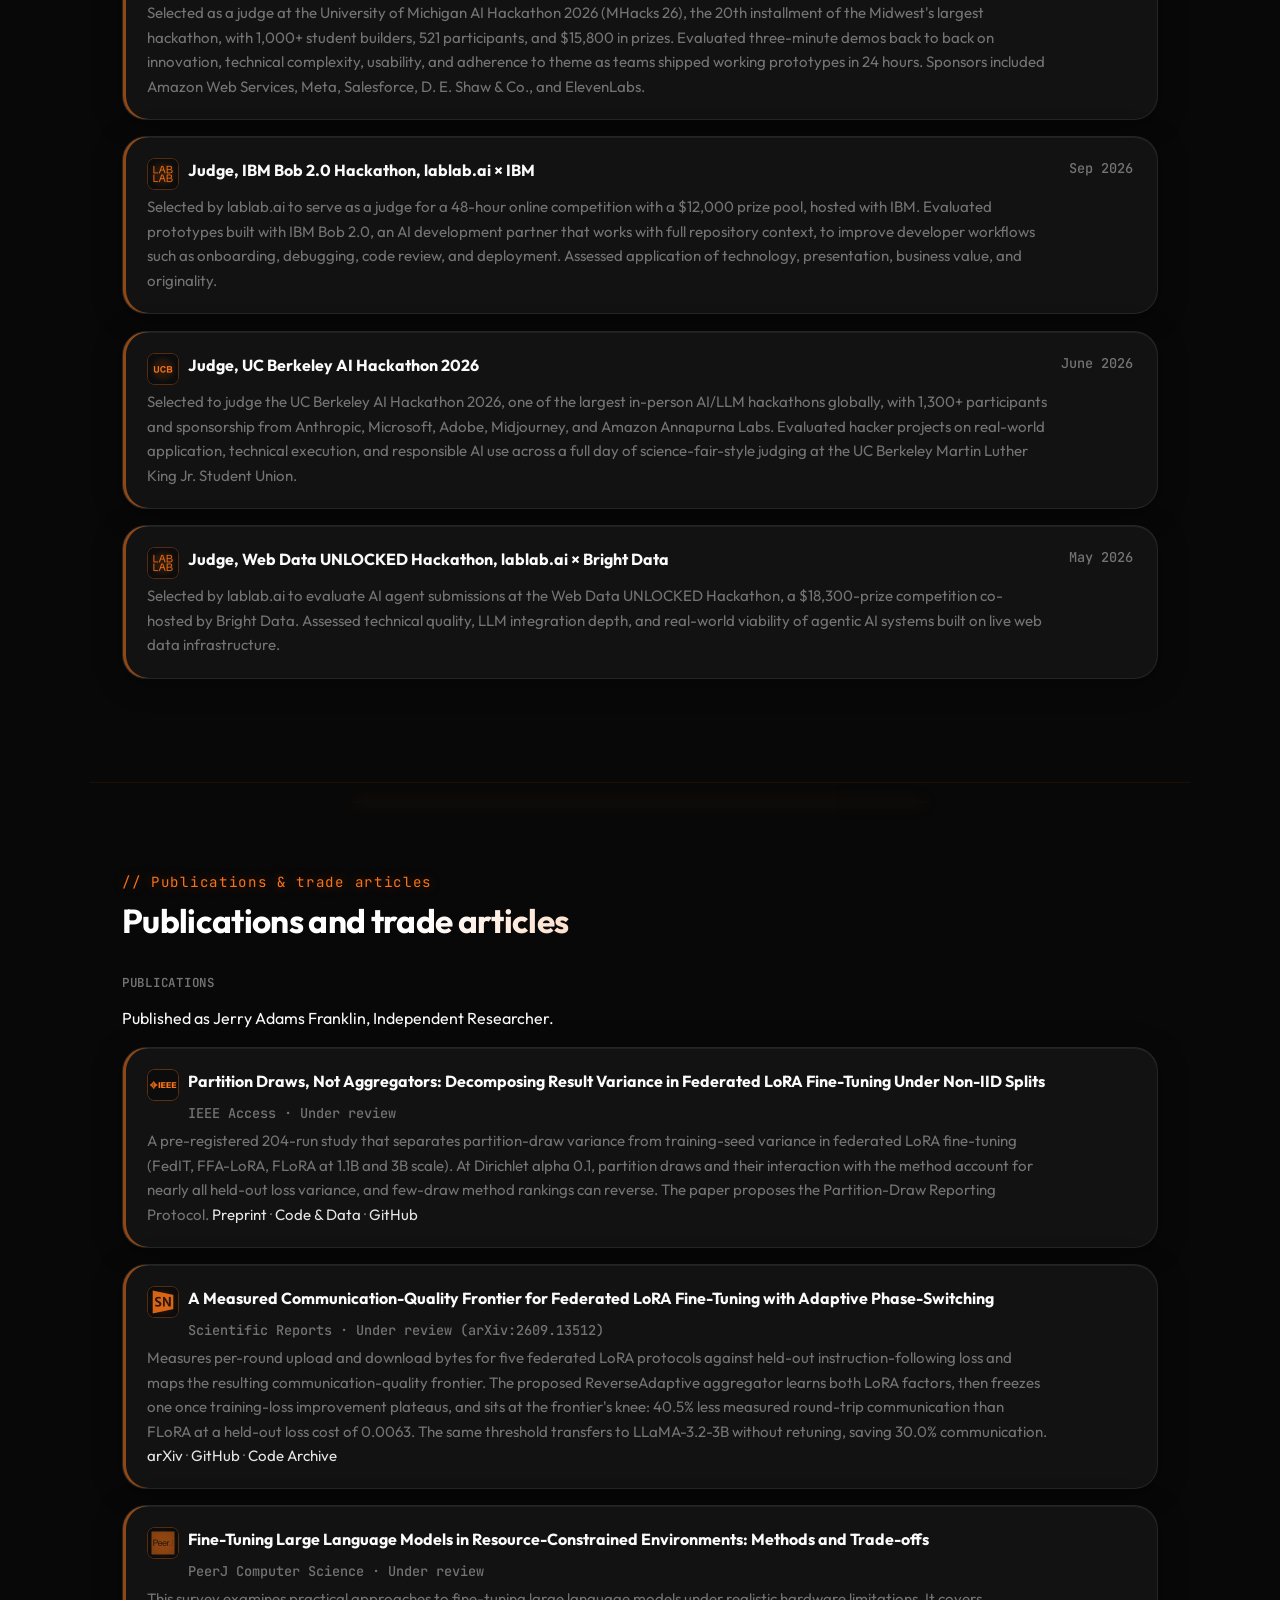
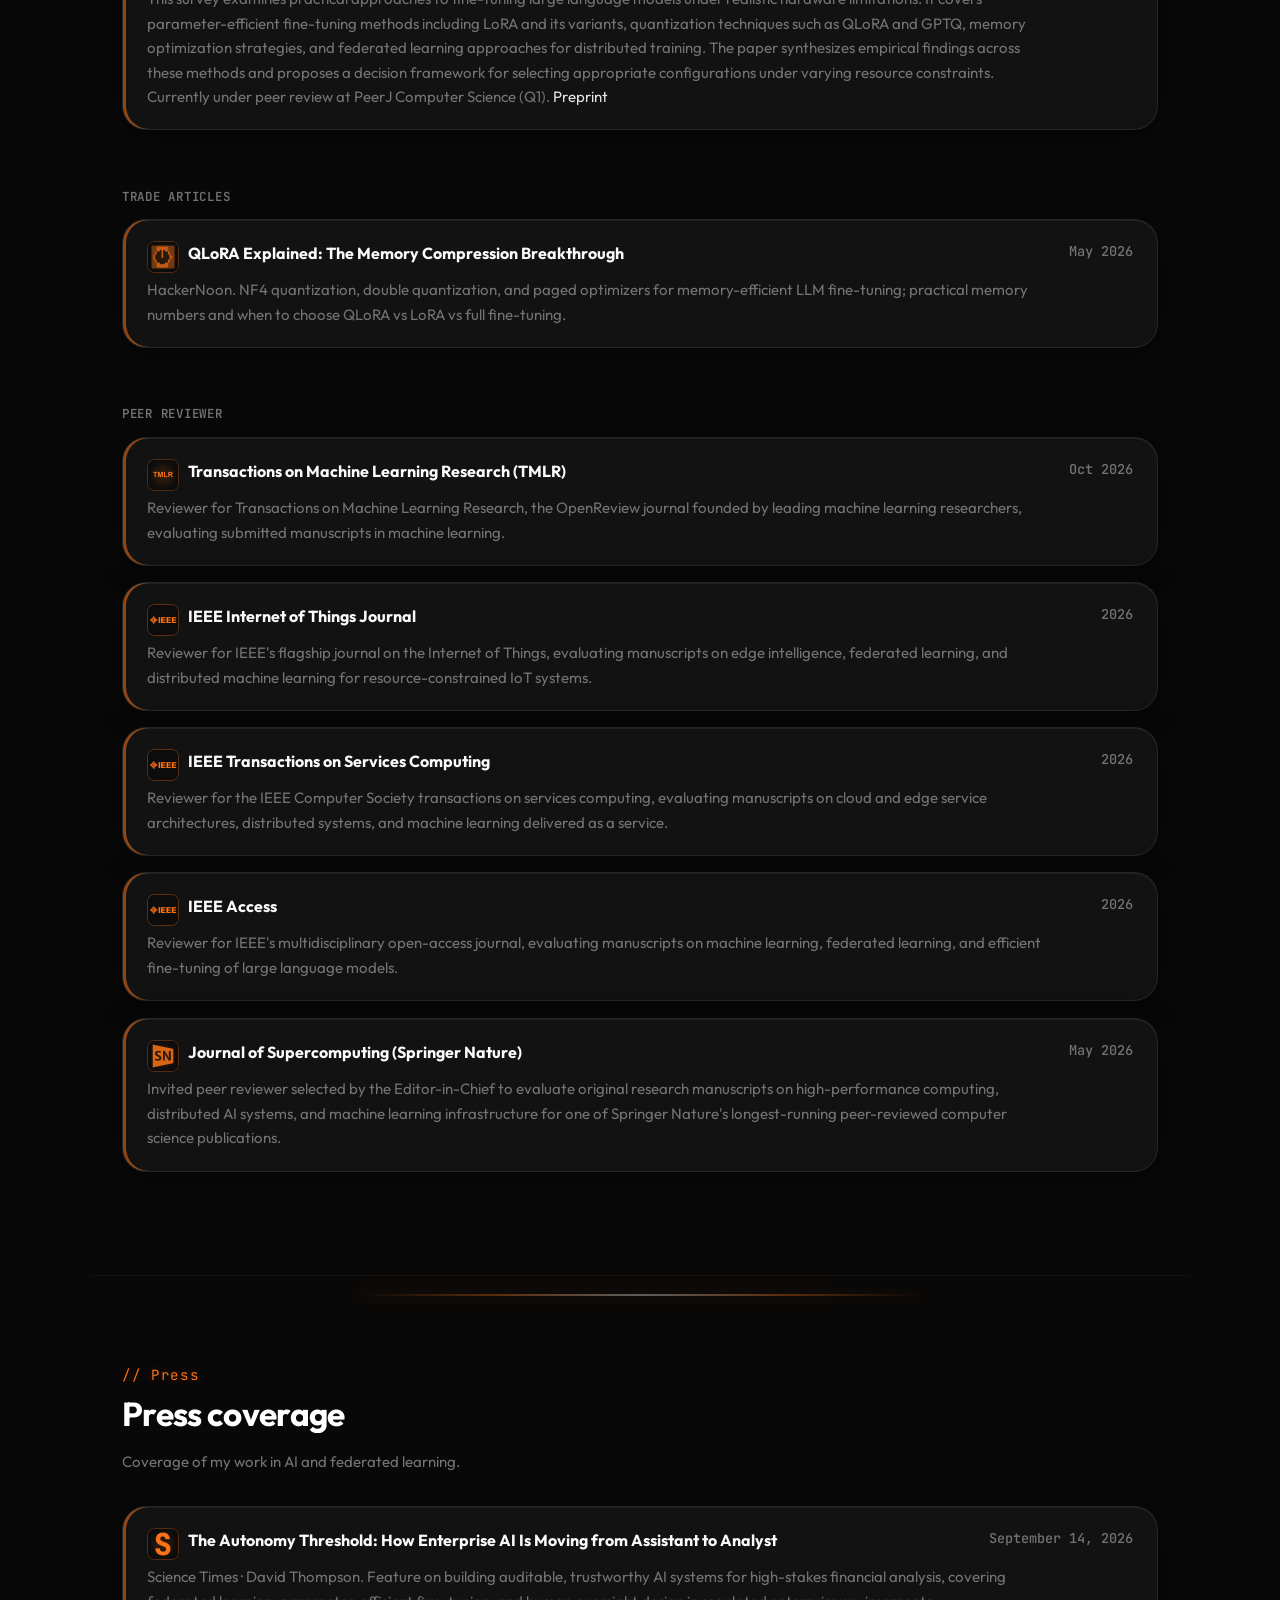
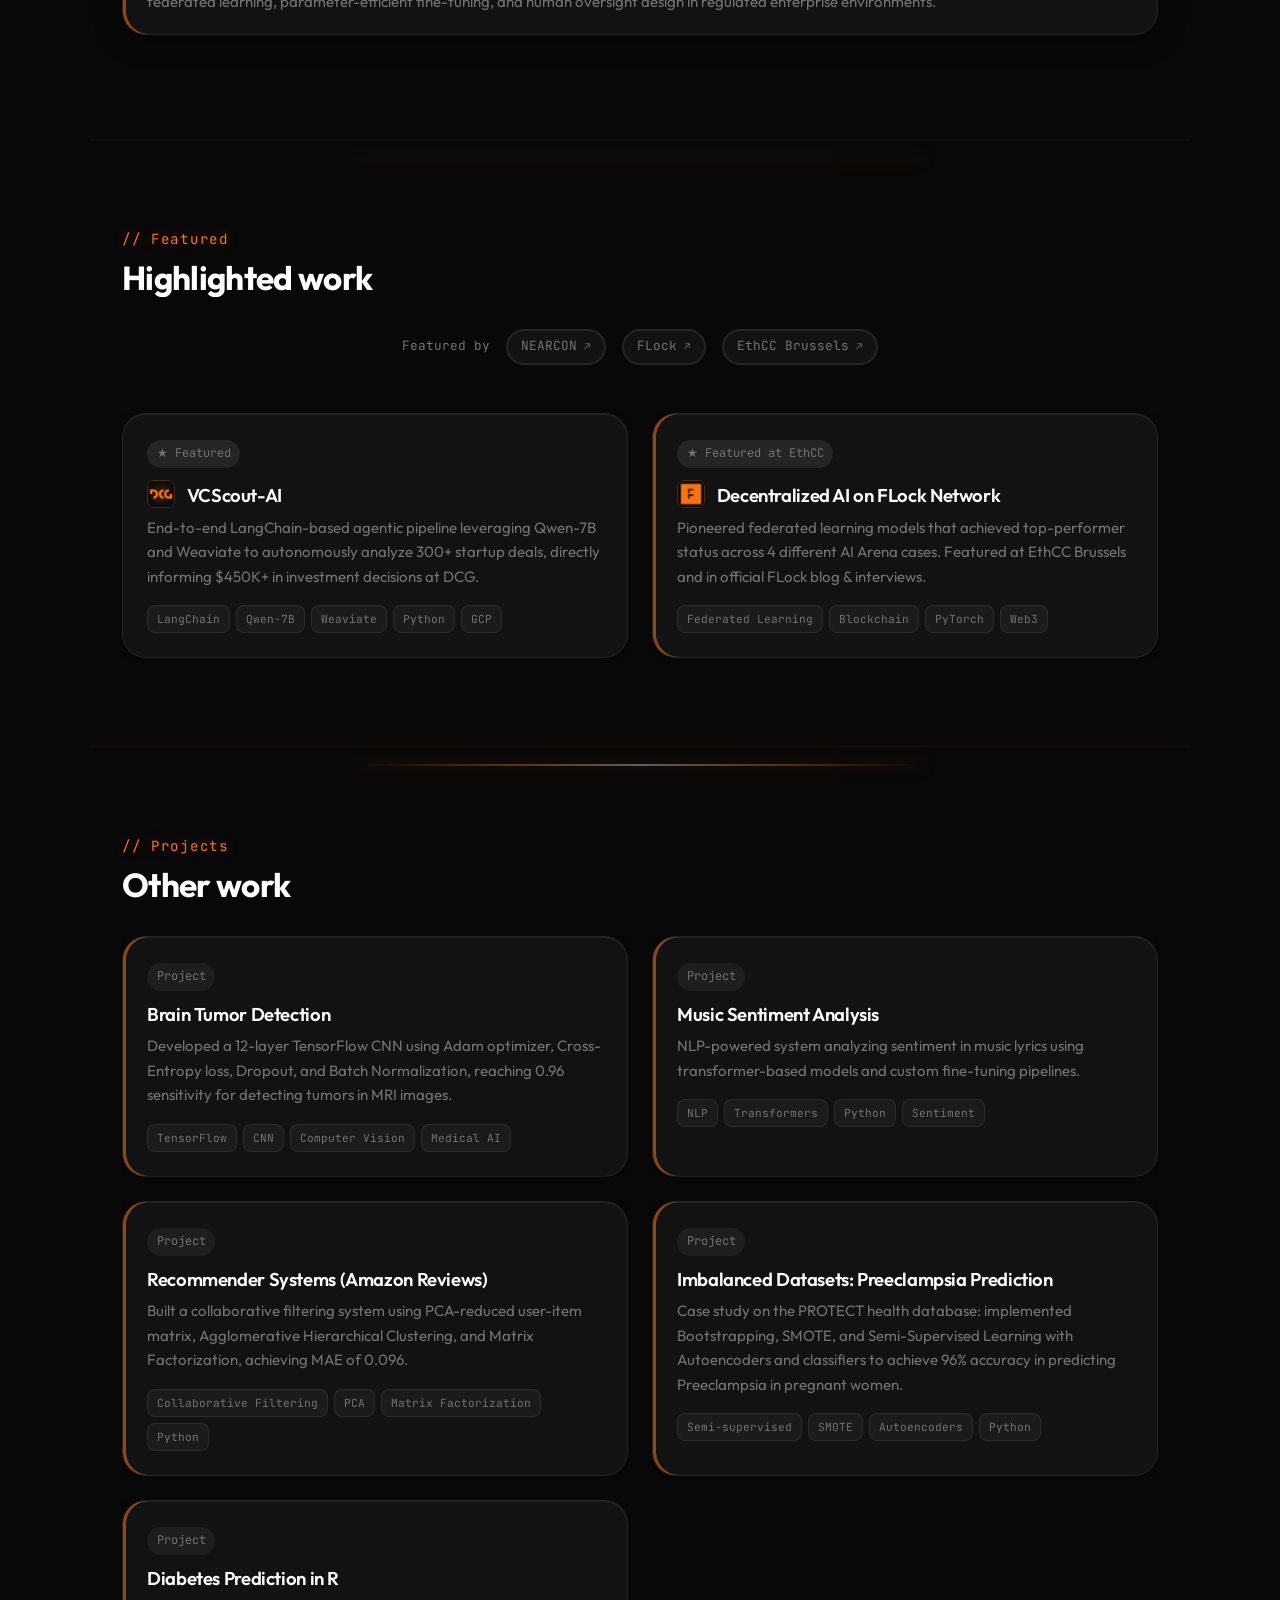
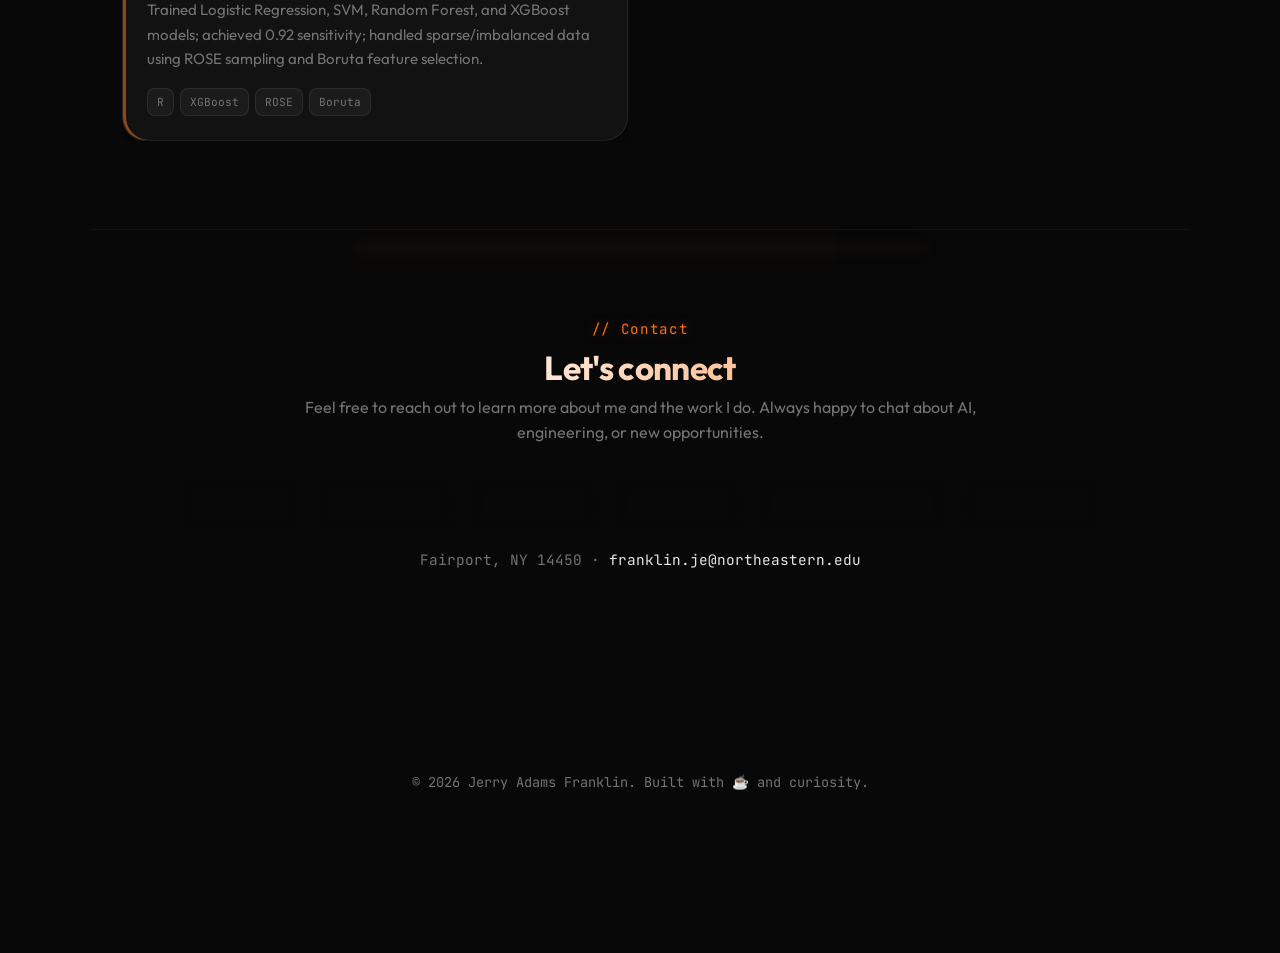
<file: speaking.html>
<!DOCTYPE html>
<html lang="en">
<head>
  <meta charset="UTF-8">
  <meta name="viewport" content="width=device-width, initial-scale=1.0">
  <title>Redirecting…</title>
  <link rel="canonical" href="https://www.jerryadamsfranklin.com/#speaking">
  <meta http-equiv="refresh" content="0; url=index.html#speaking">
  <script>location.replace('index.html#speaking');</script>
</head>
<body>
  <p><a href="index.html#speaking">Continue to the site</a></p>
</body>
</html>
</file>
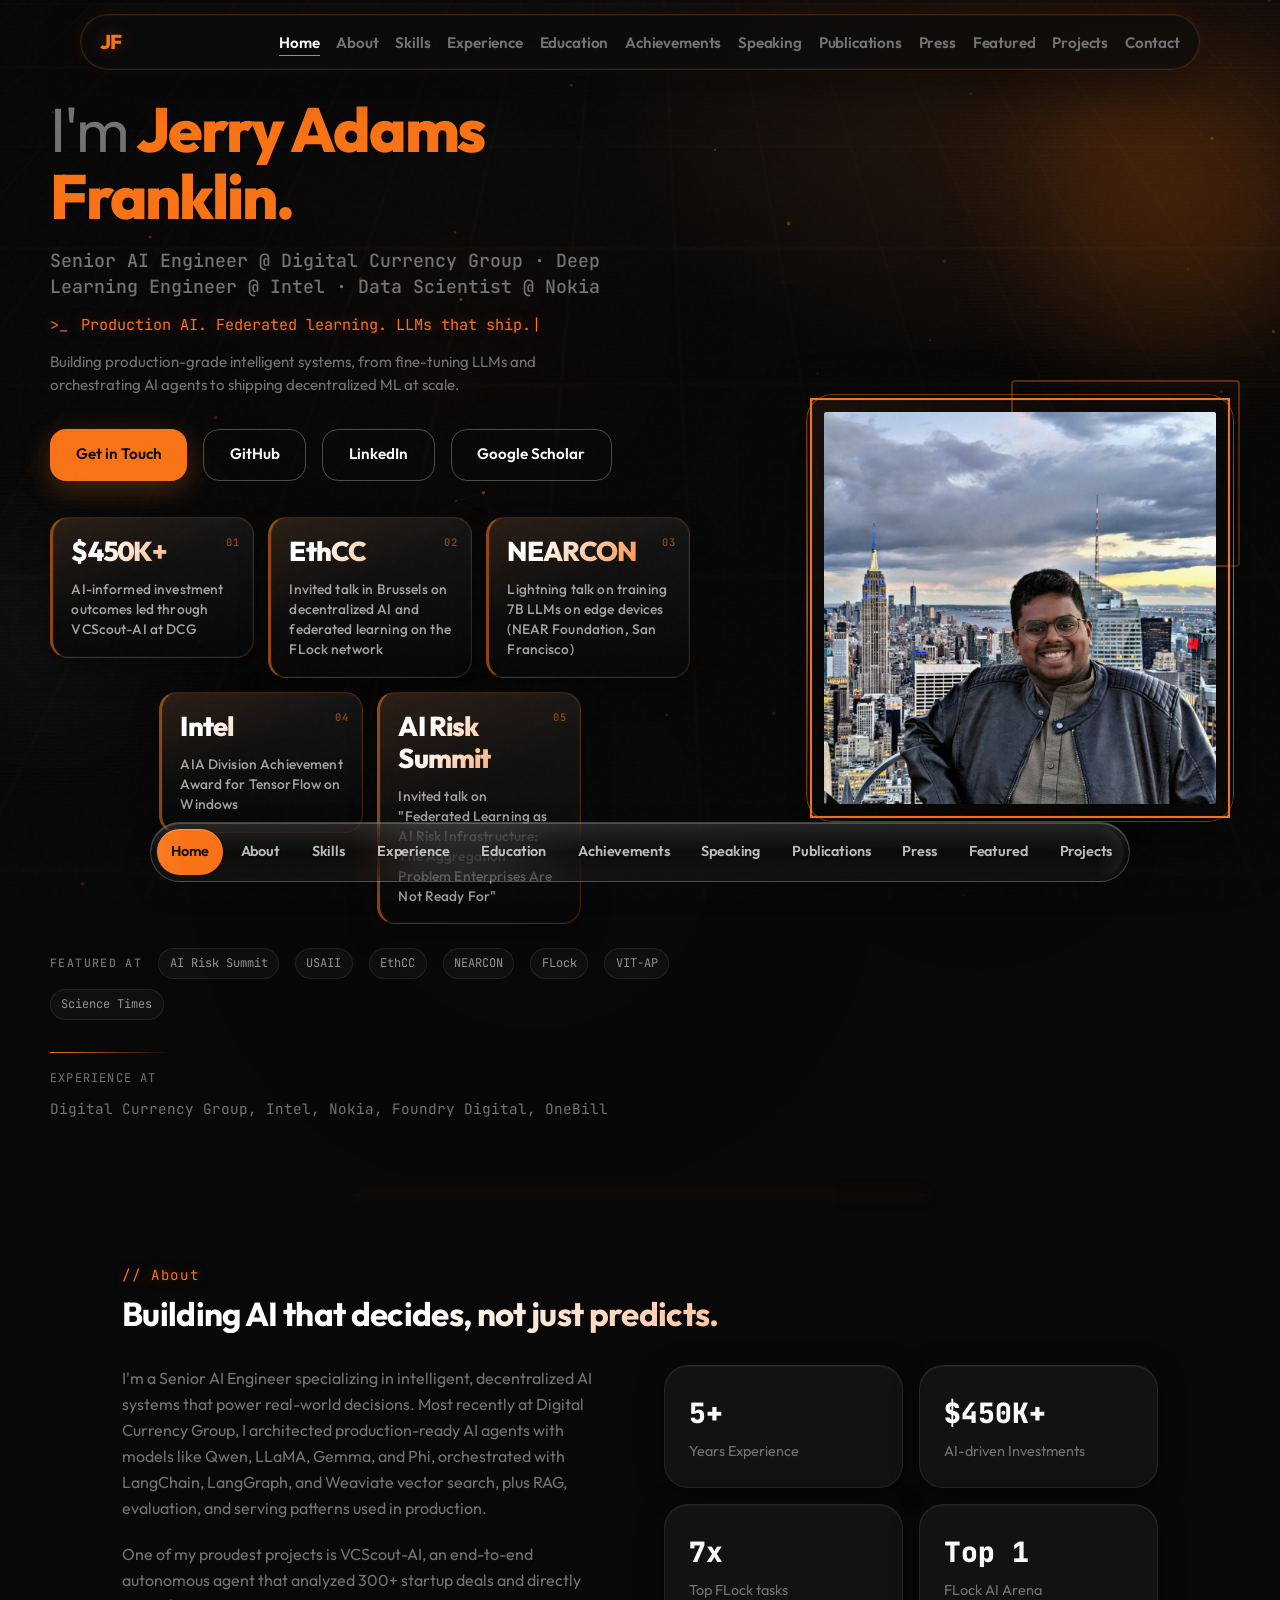
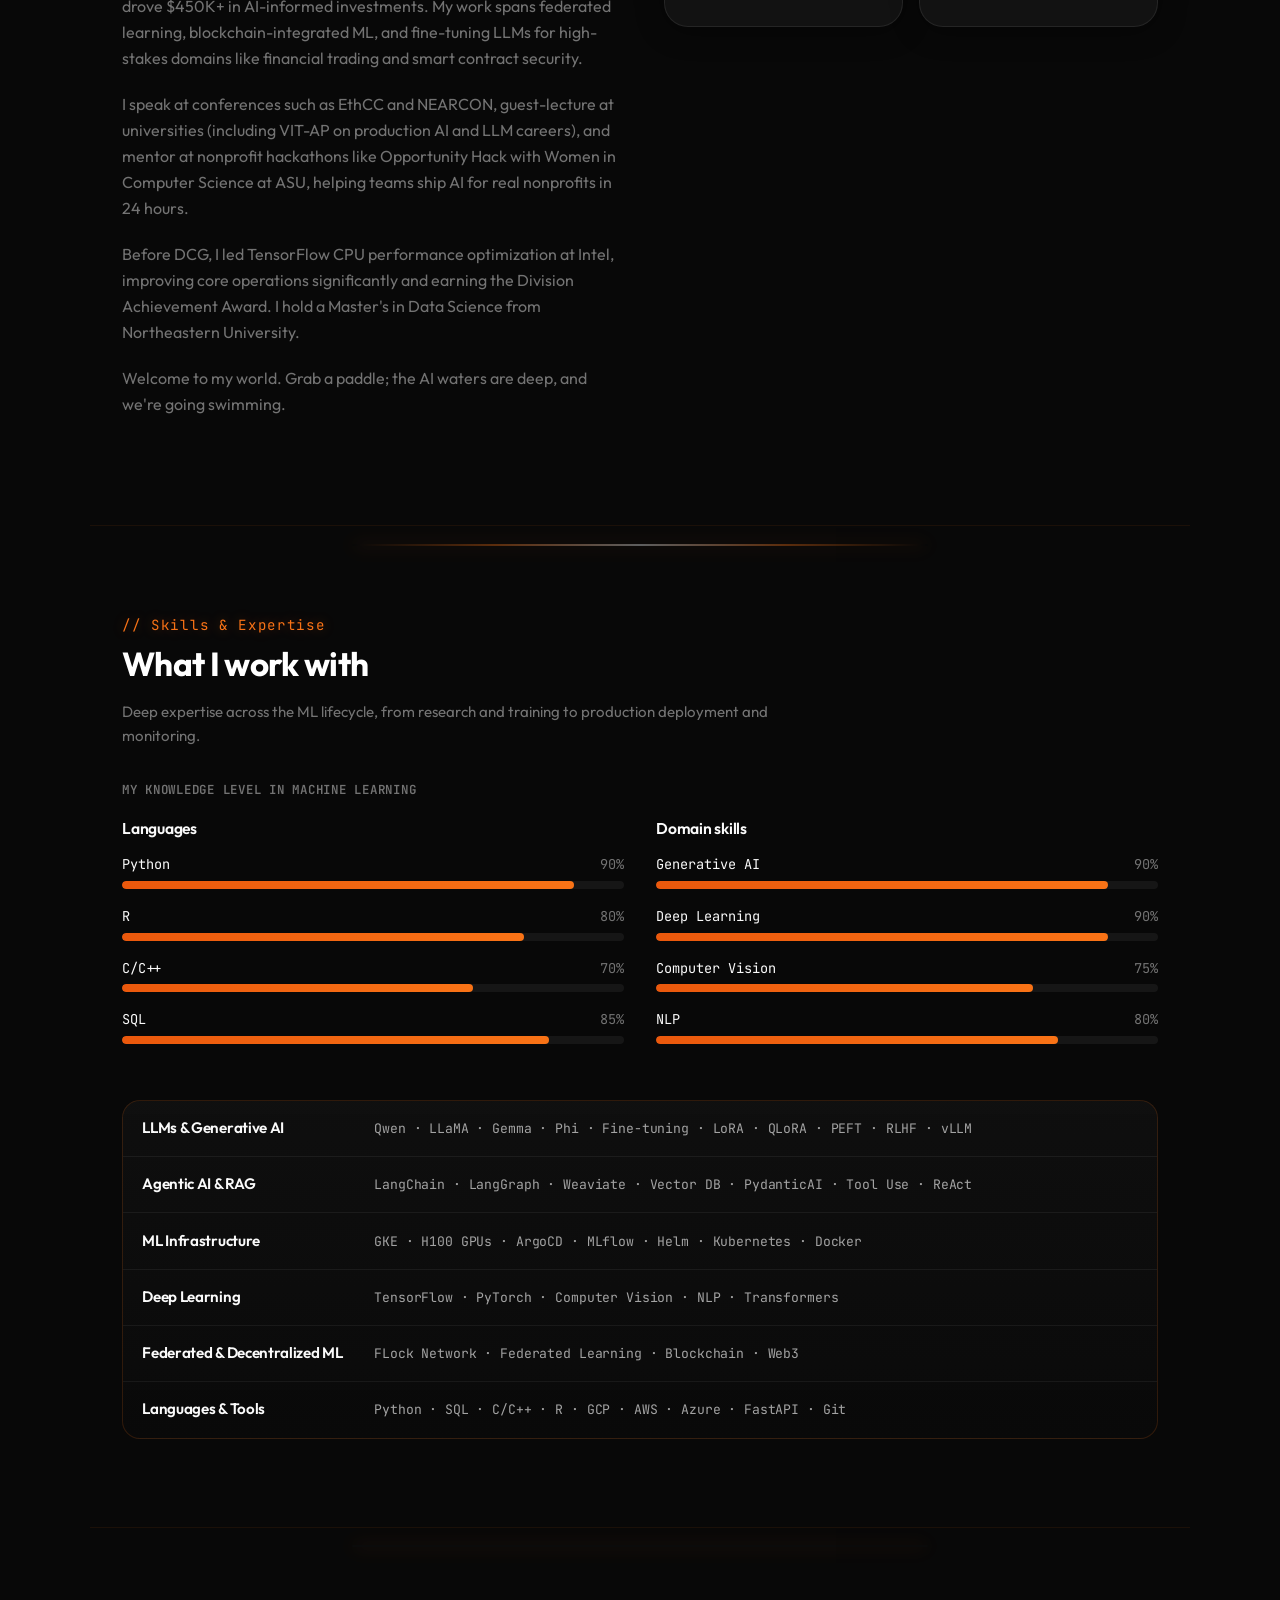
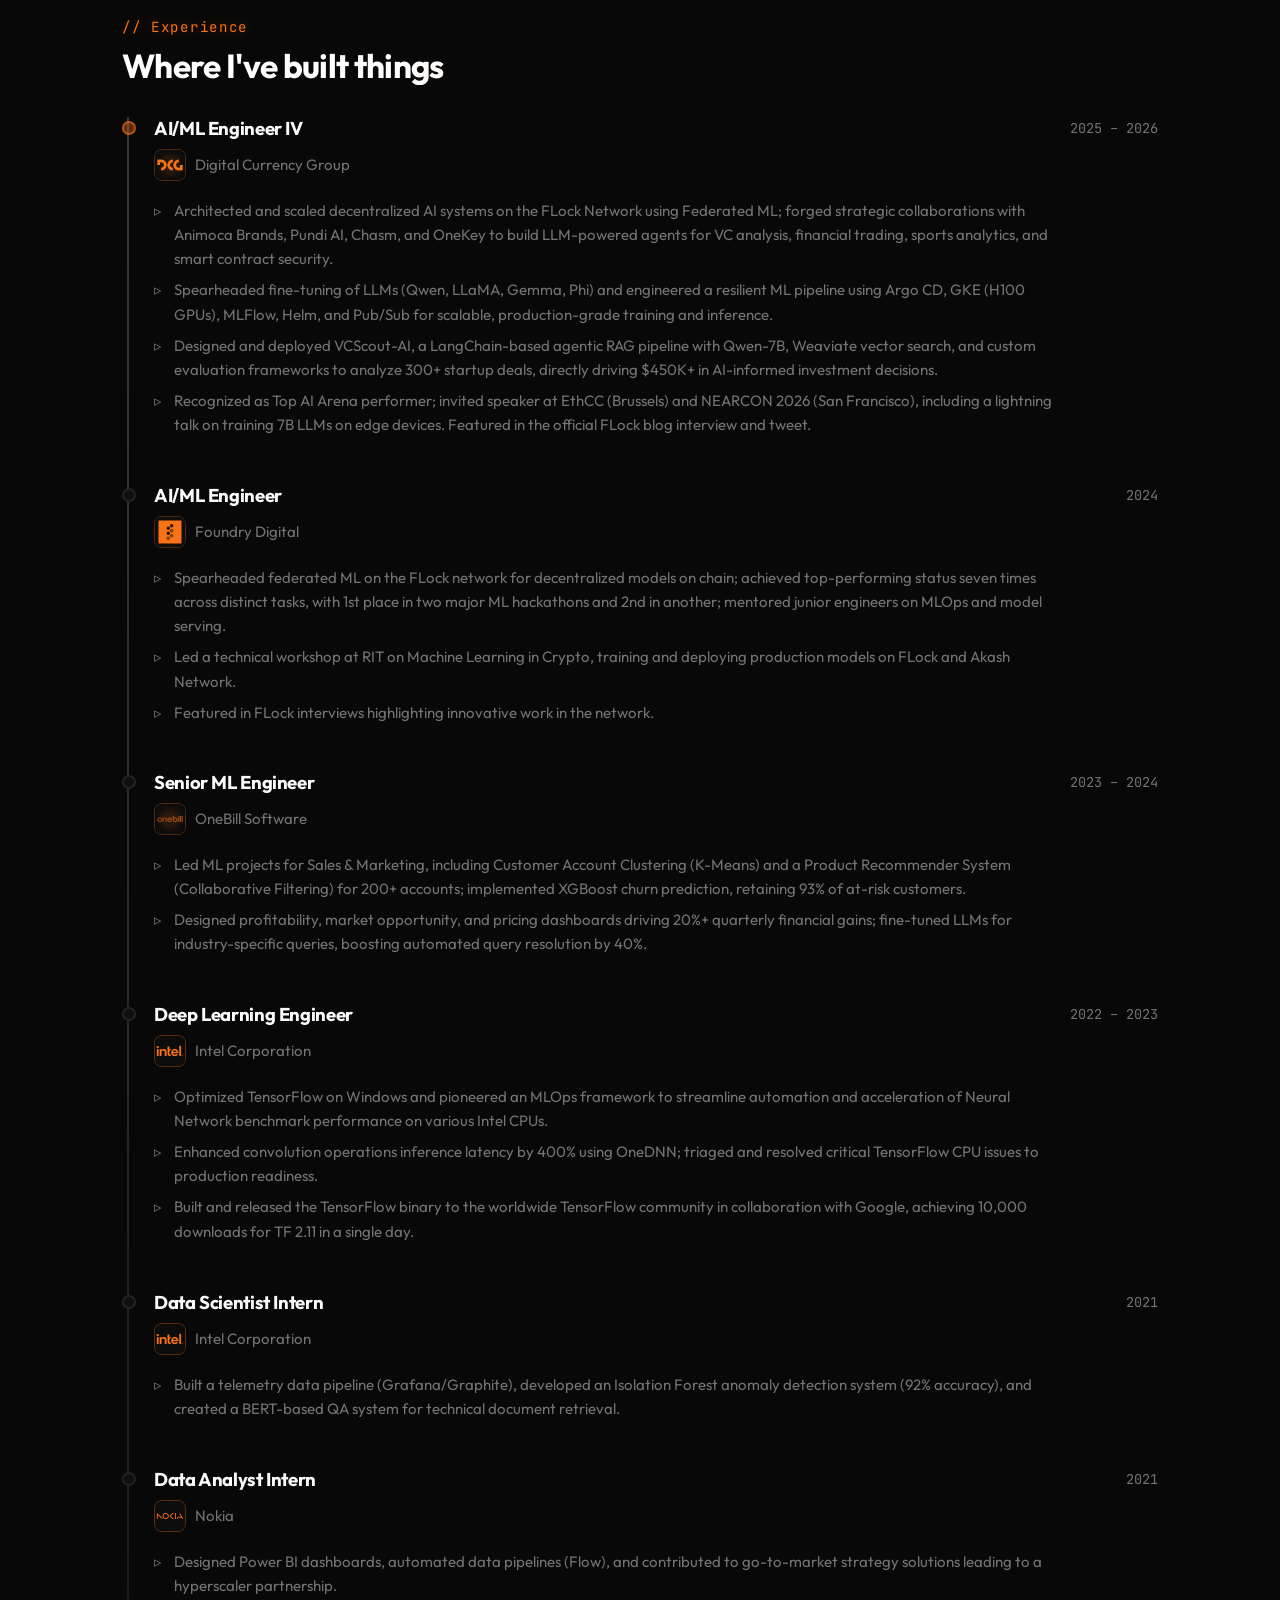
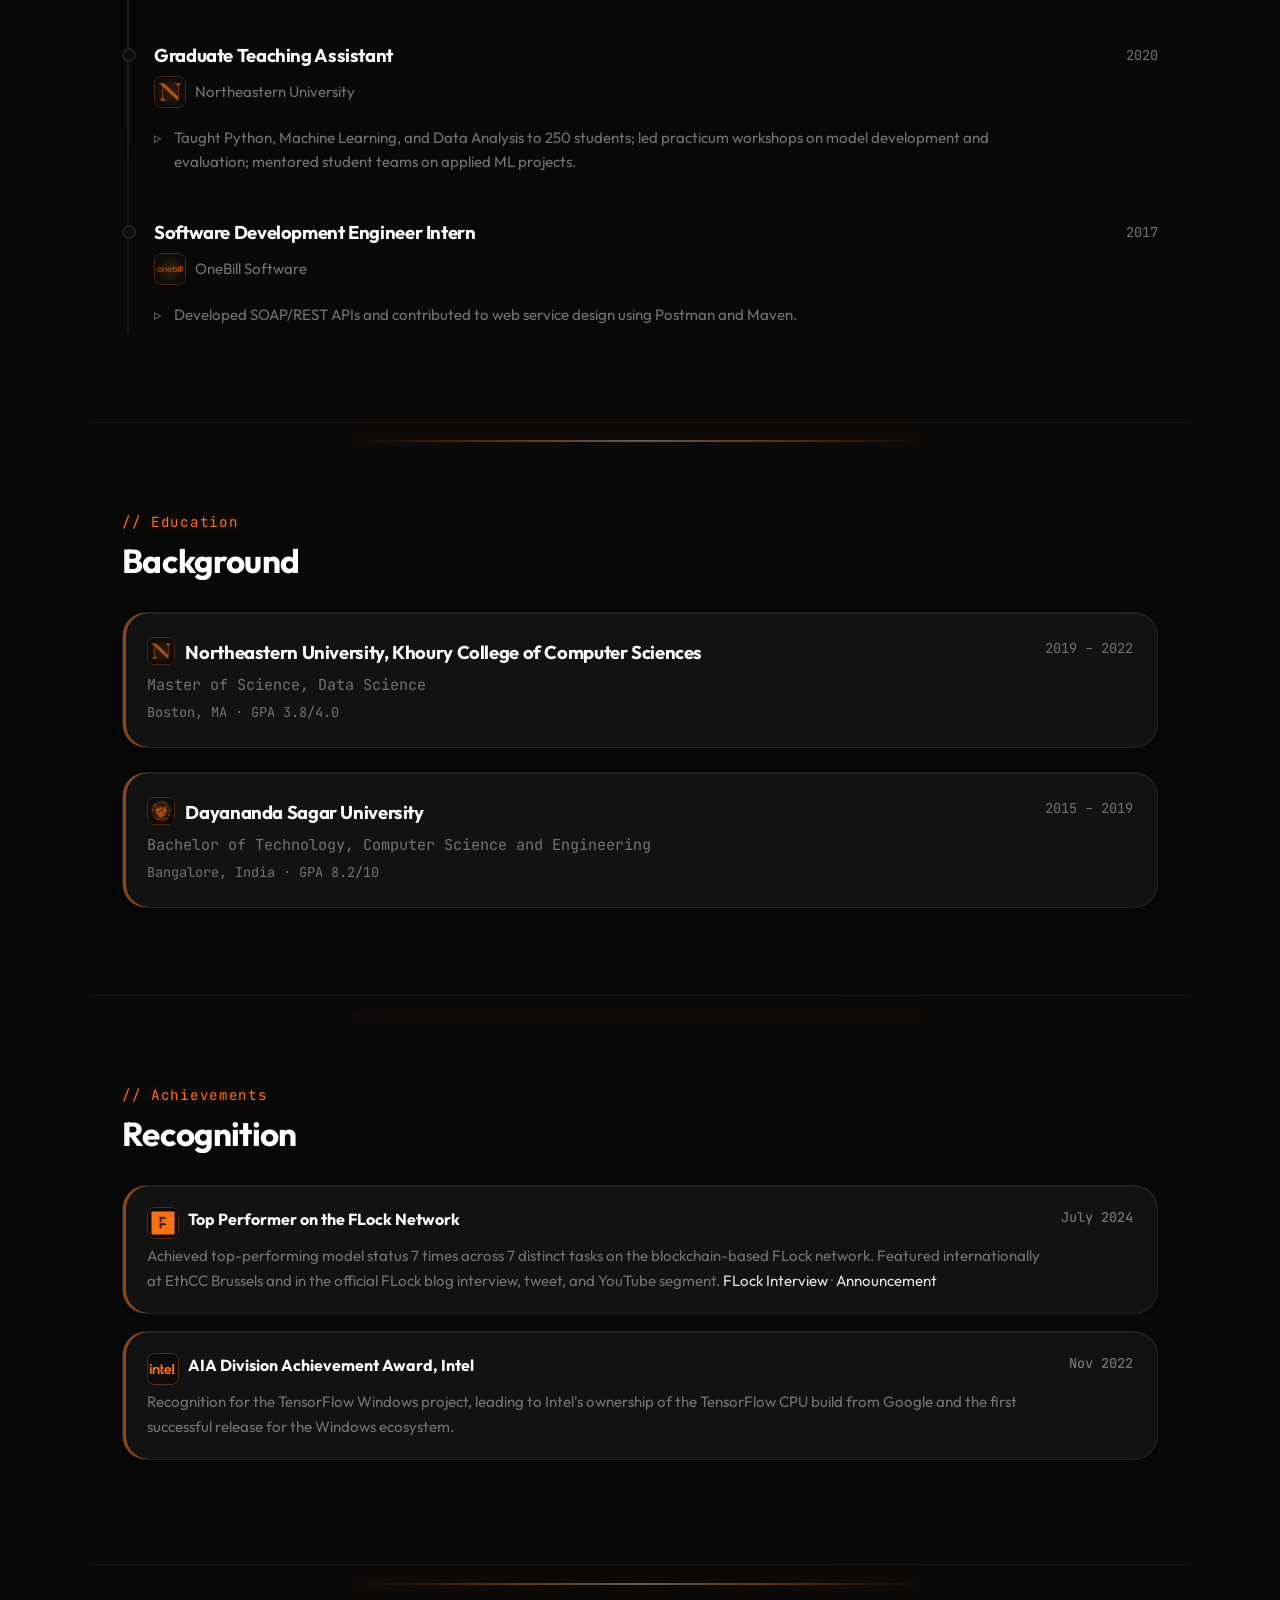
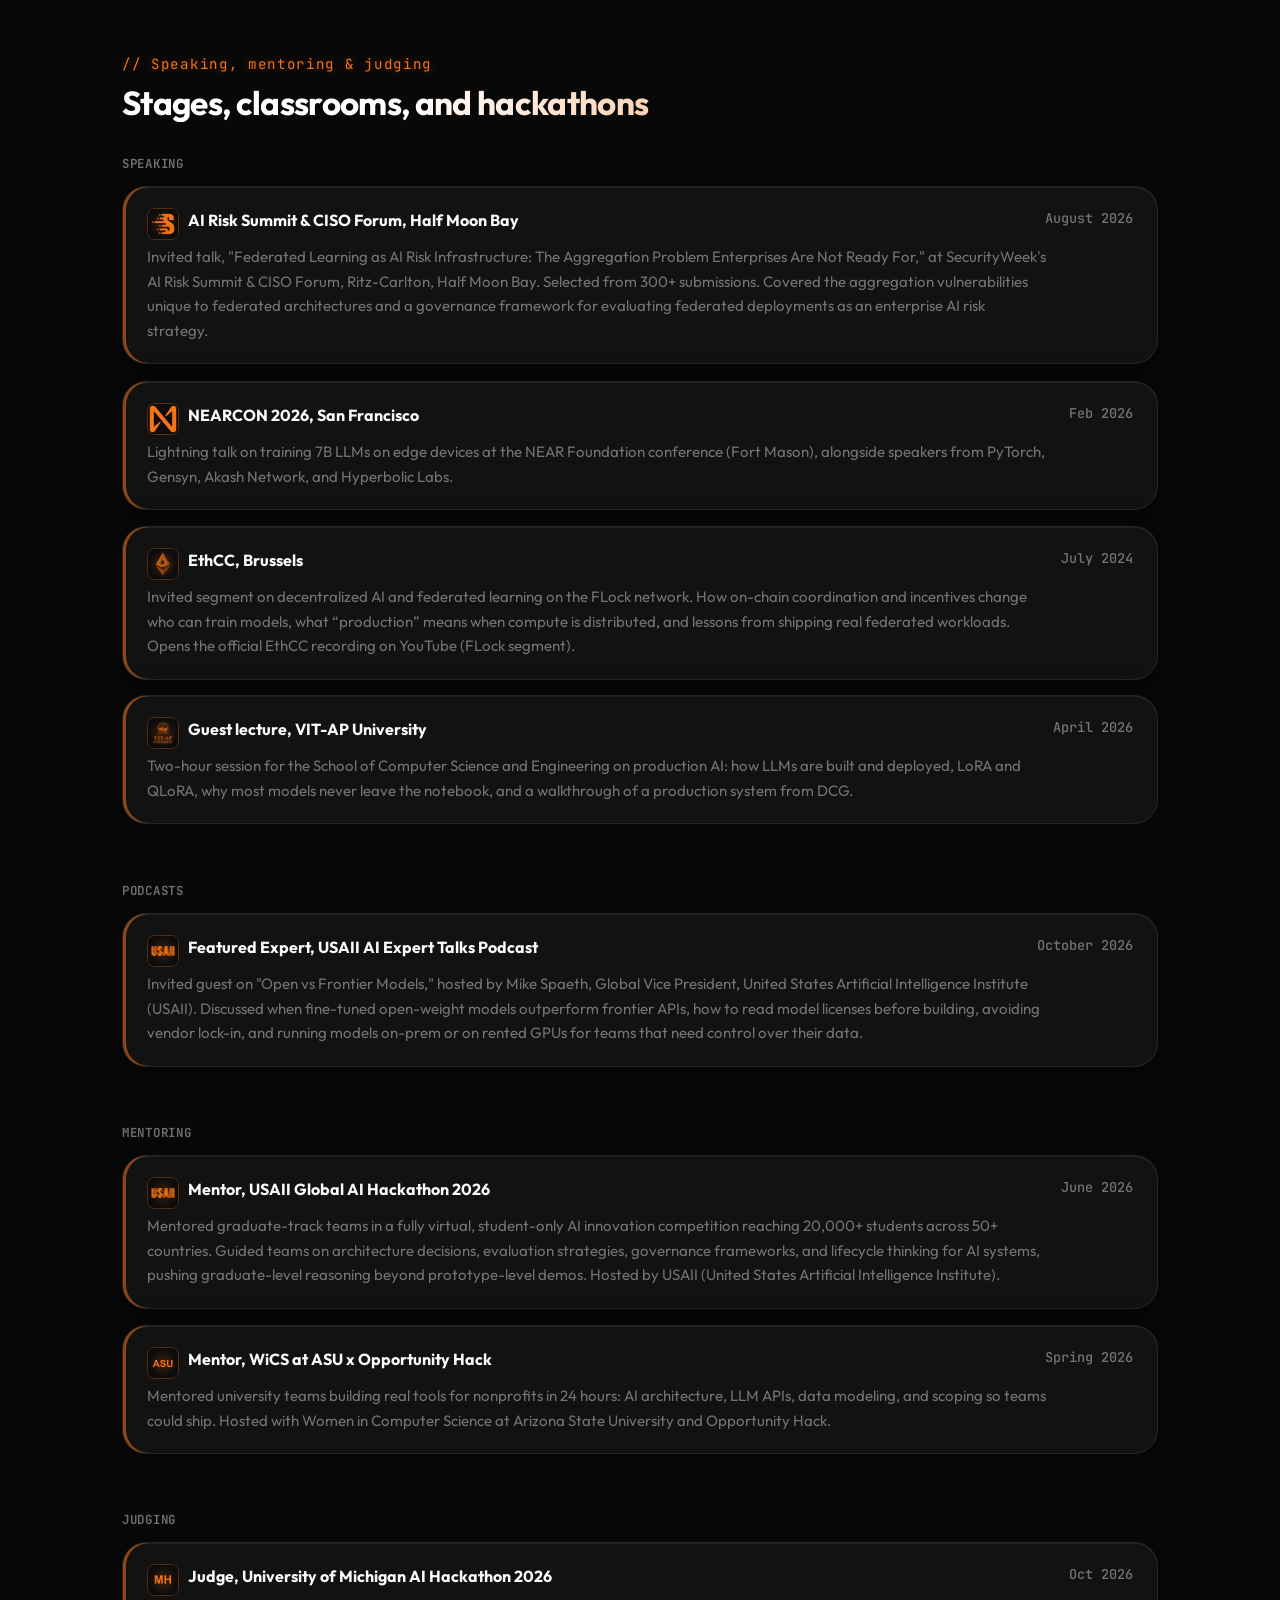
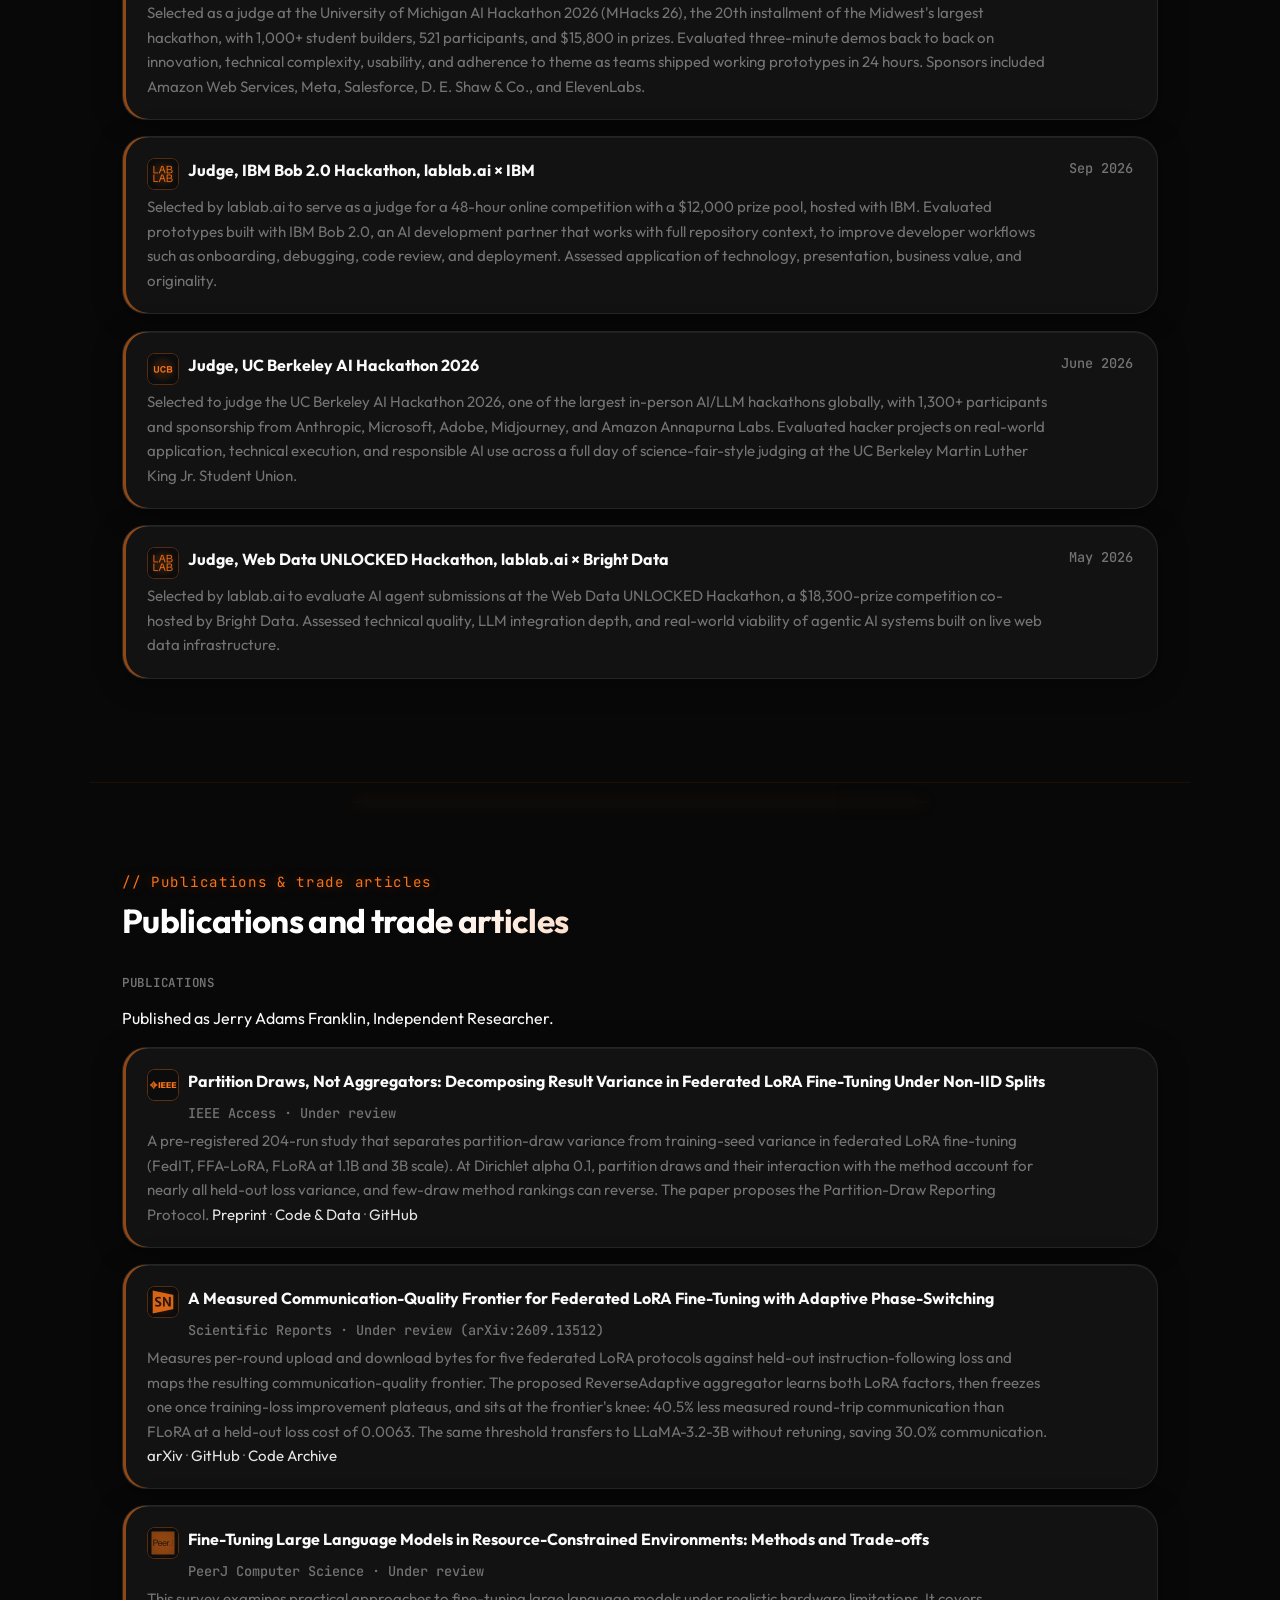
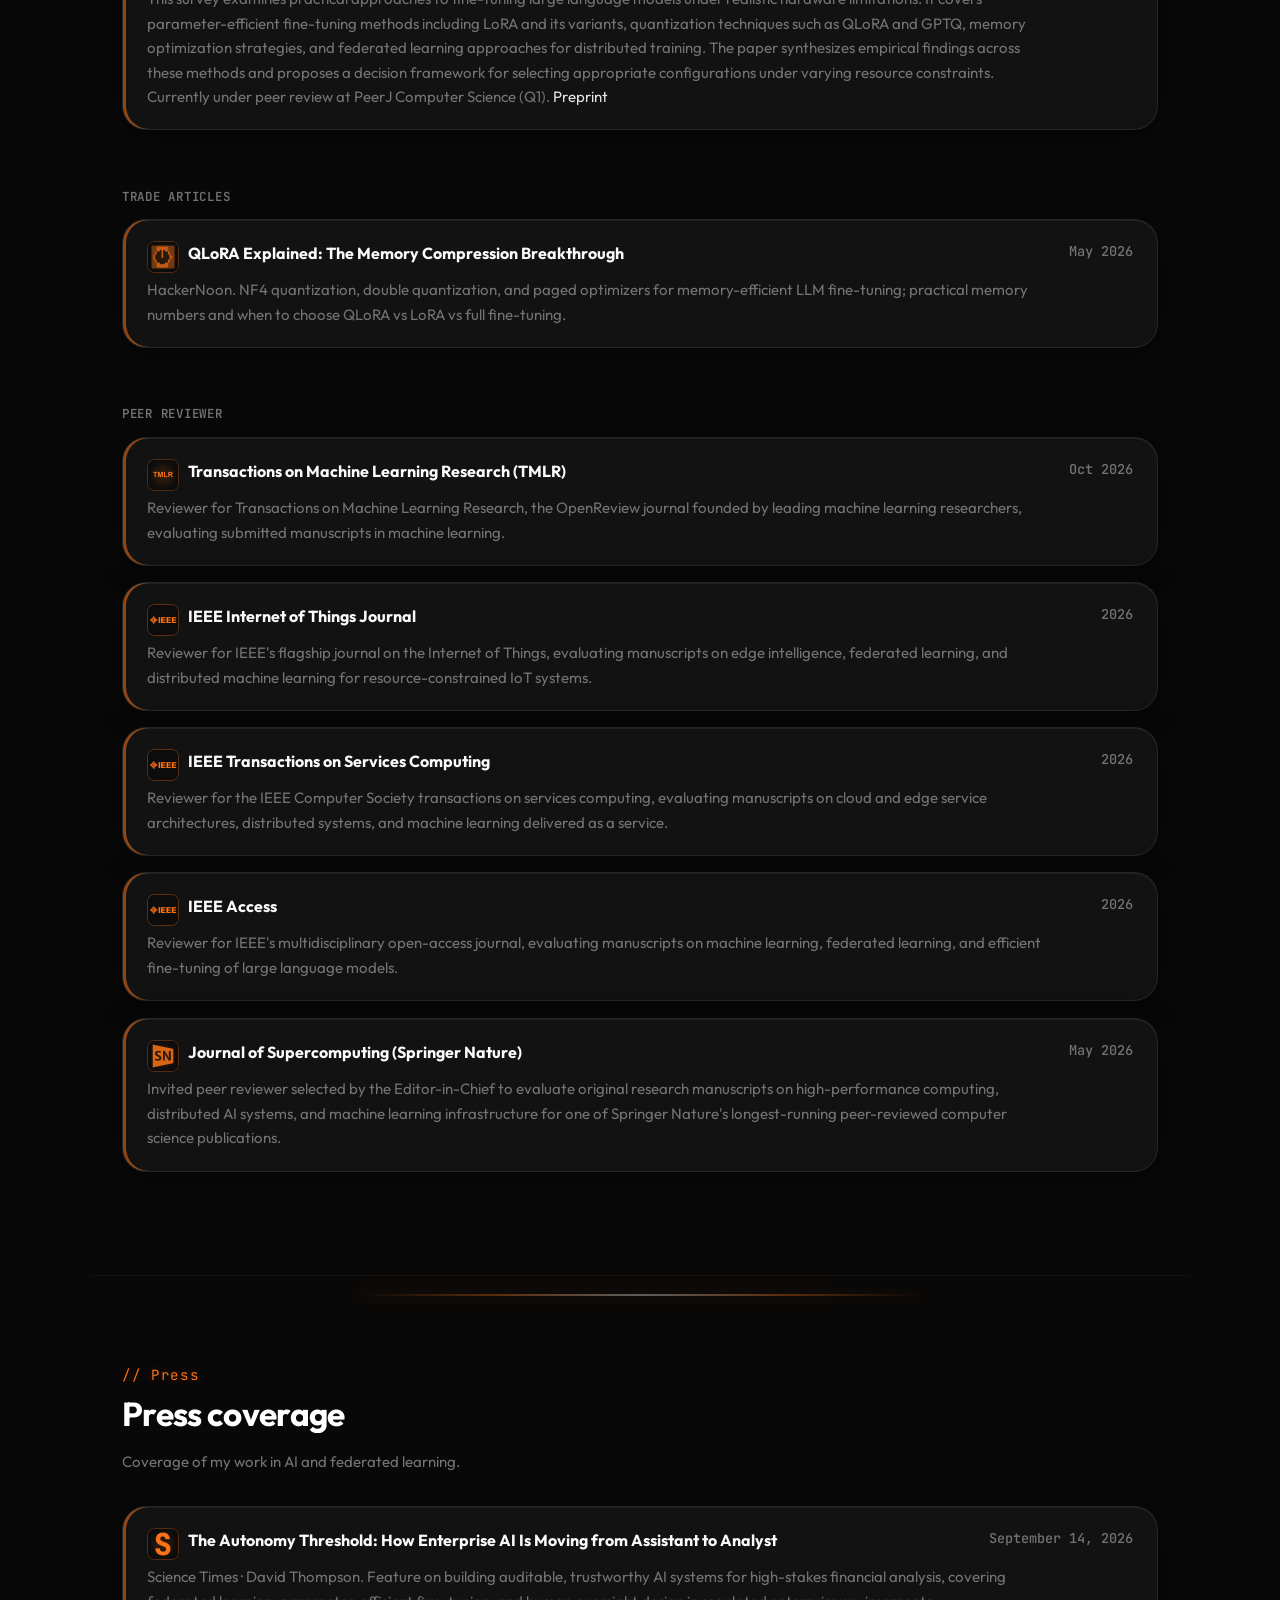
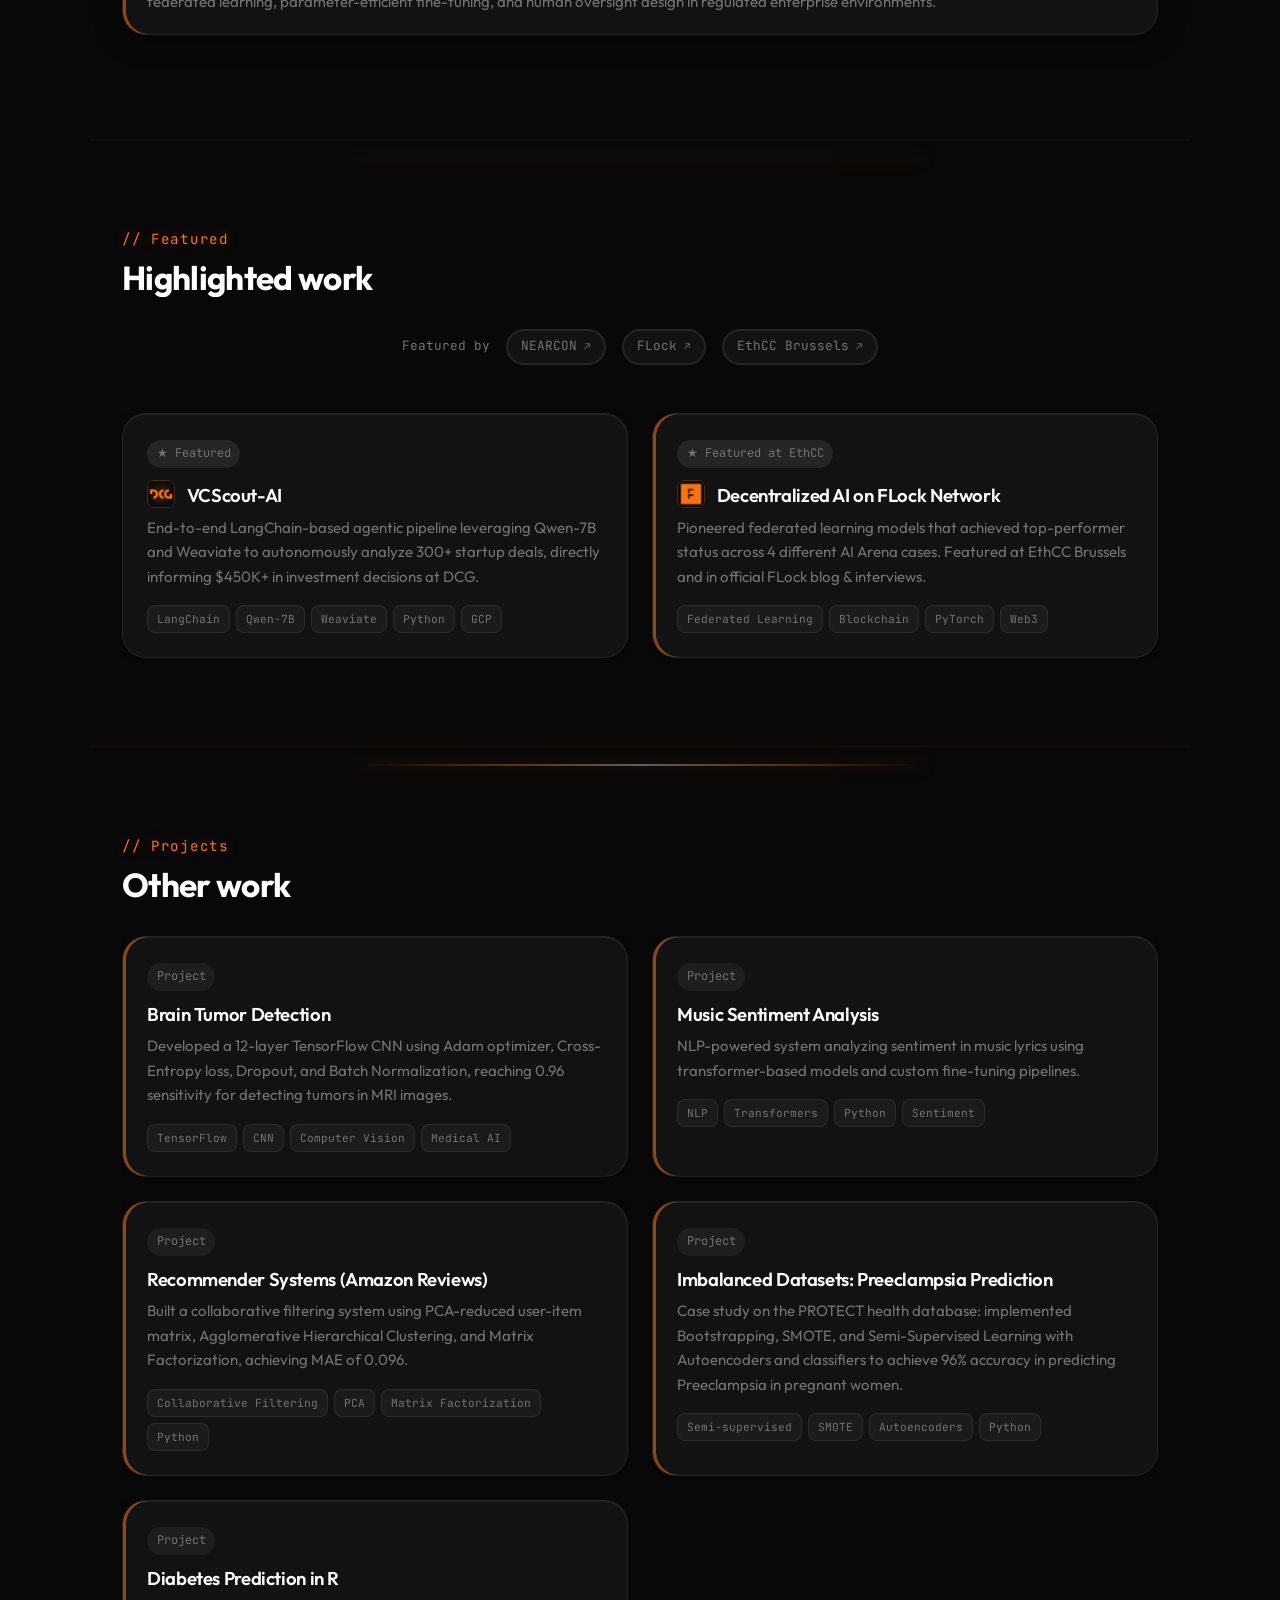
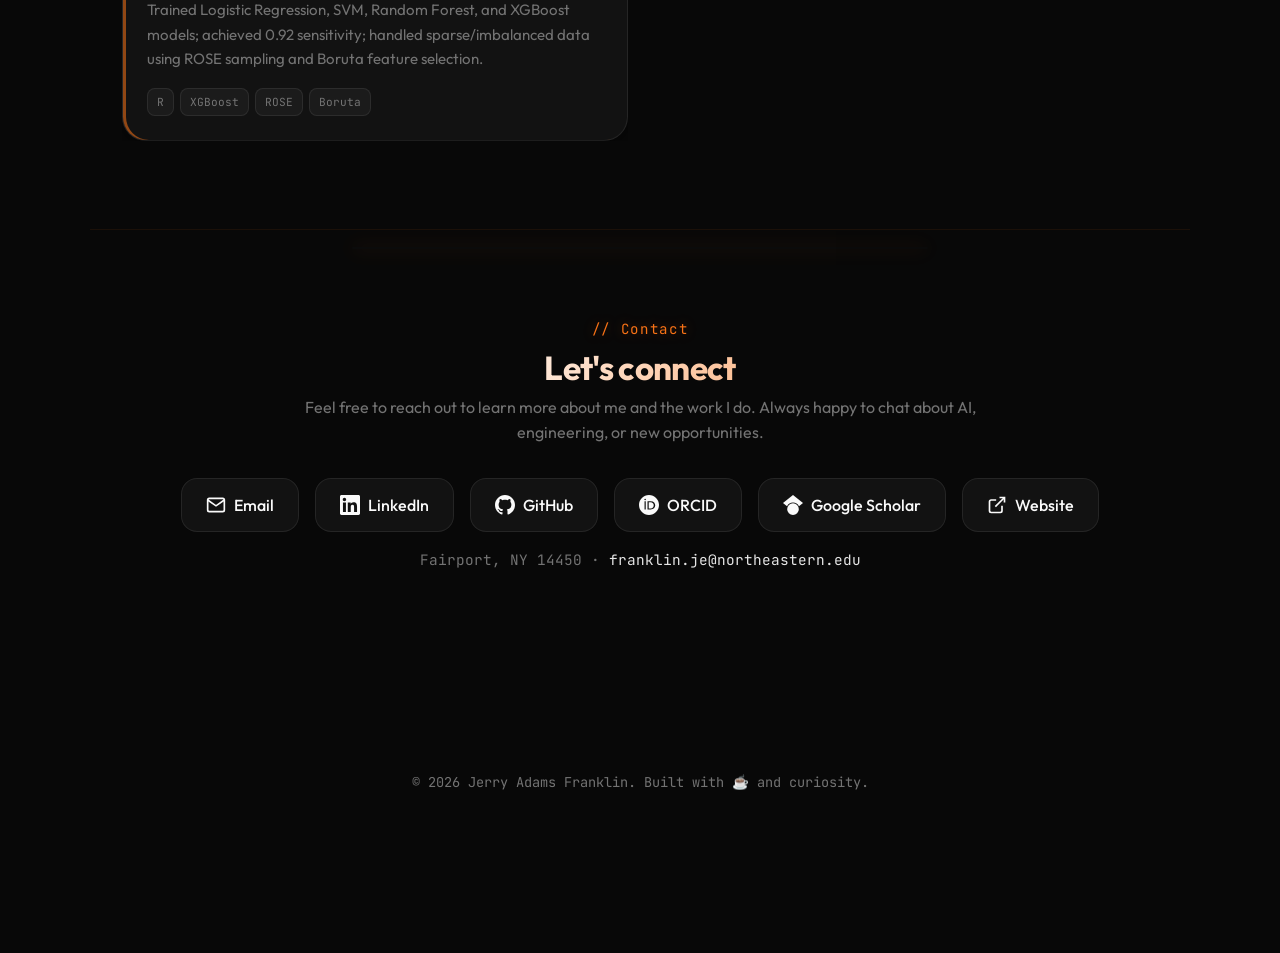
<file: work.html>
<!DOCTYPE html>
<html lang="en">
<head>
  <meta charset="UTF-8">
  <meta name="viewport" content="width=device-width, initial-scale=1.0">
  <title>Redirecting…</title>
  <link rel="canonical" href="https://www.jerryadamsfranklin.com/#achievements">
  <meta http-equiv="refresh" content="0; url=index.html#achievements">
  <script>location.replace('index.html#achievements');</script>
</head>
<body>
  <p><a href="index.html#achievements">Continue to the site</a></p>
</body>
</html>
</file>
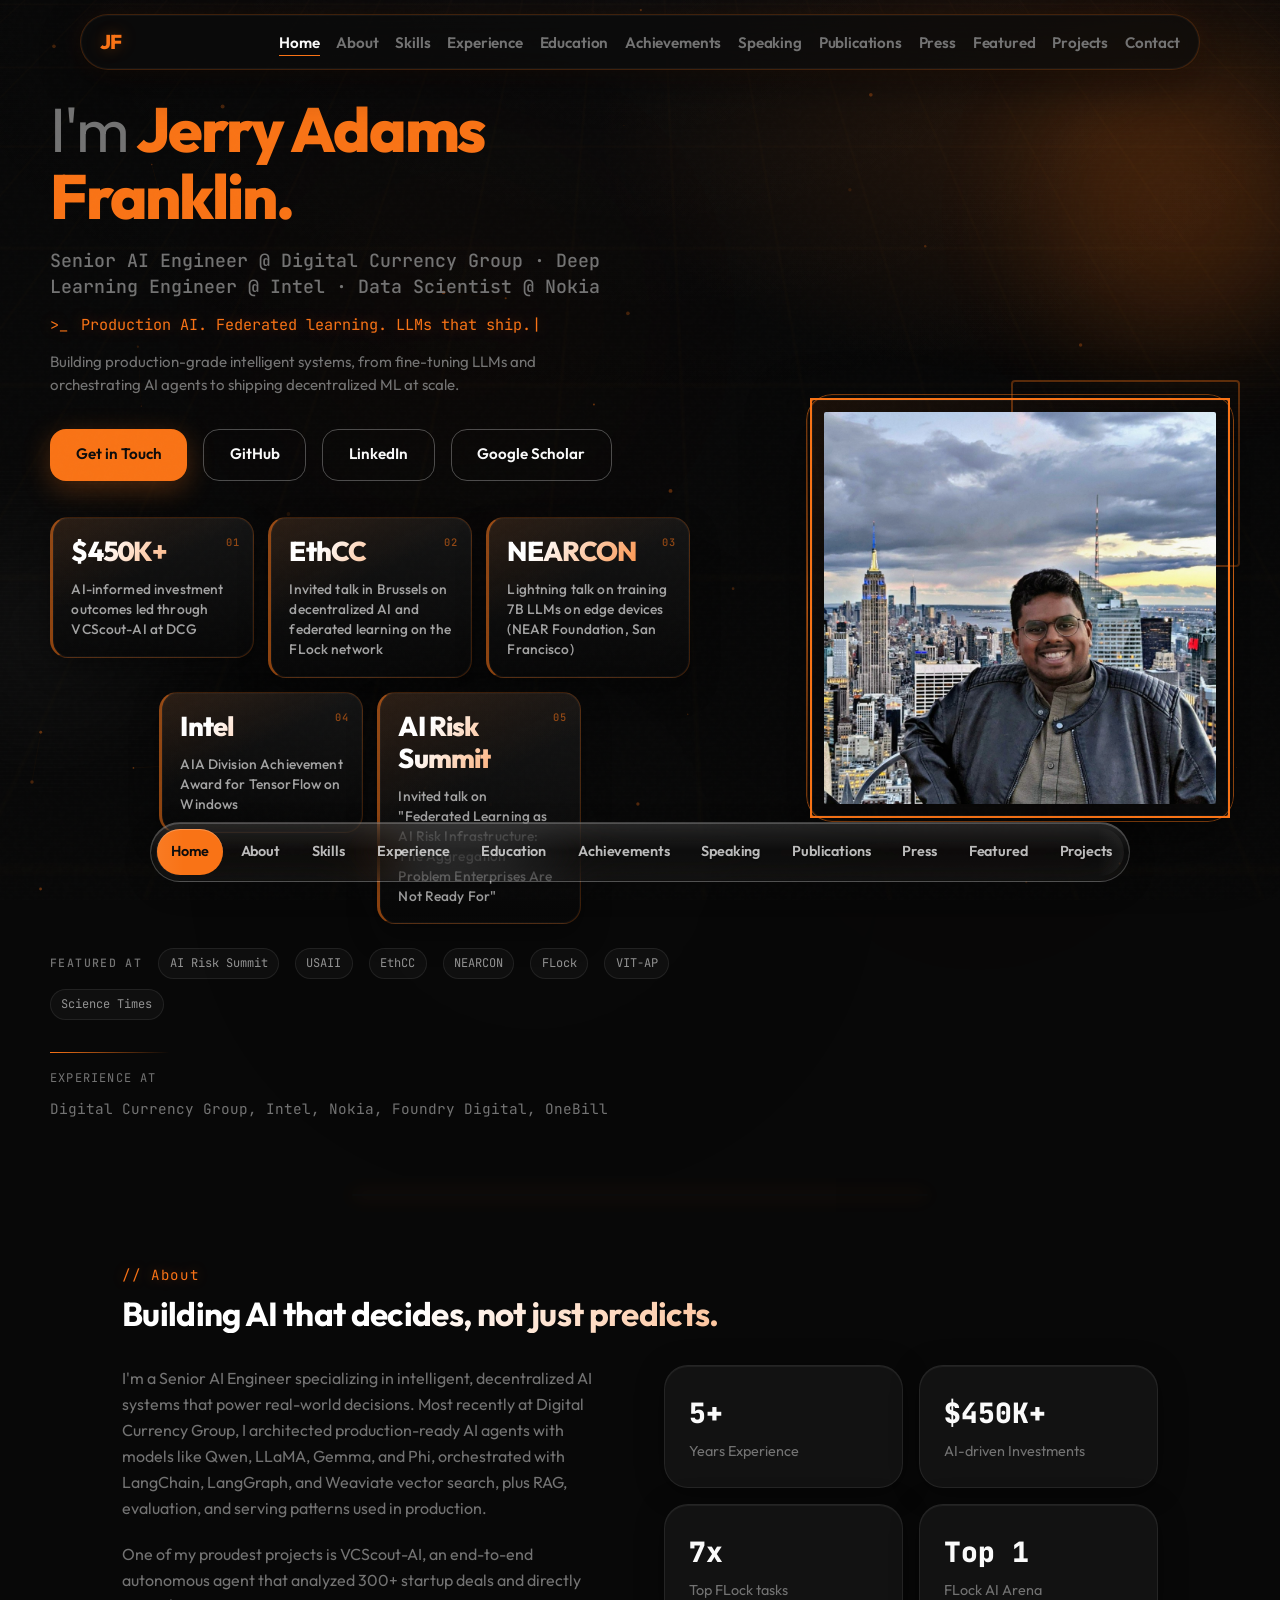
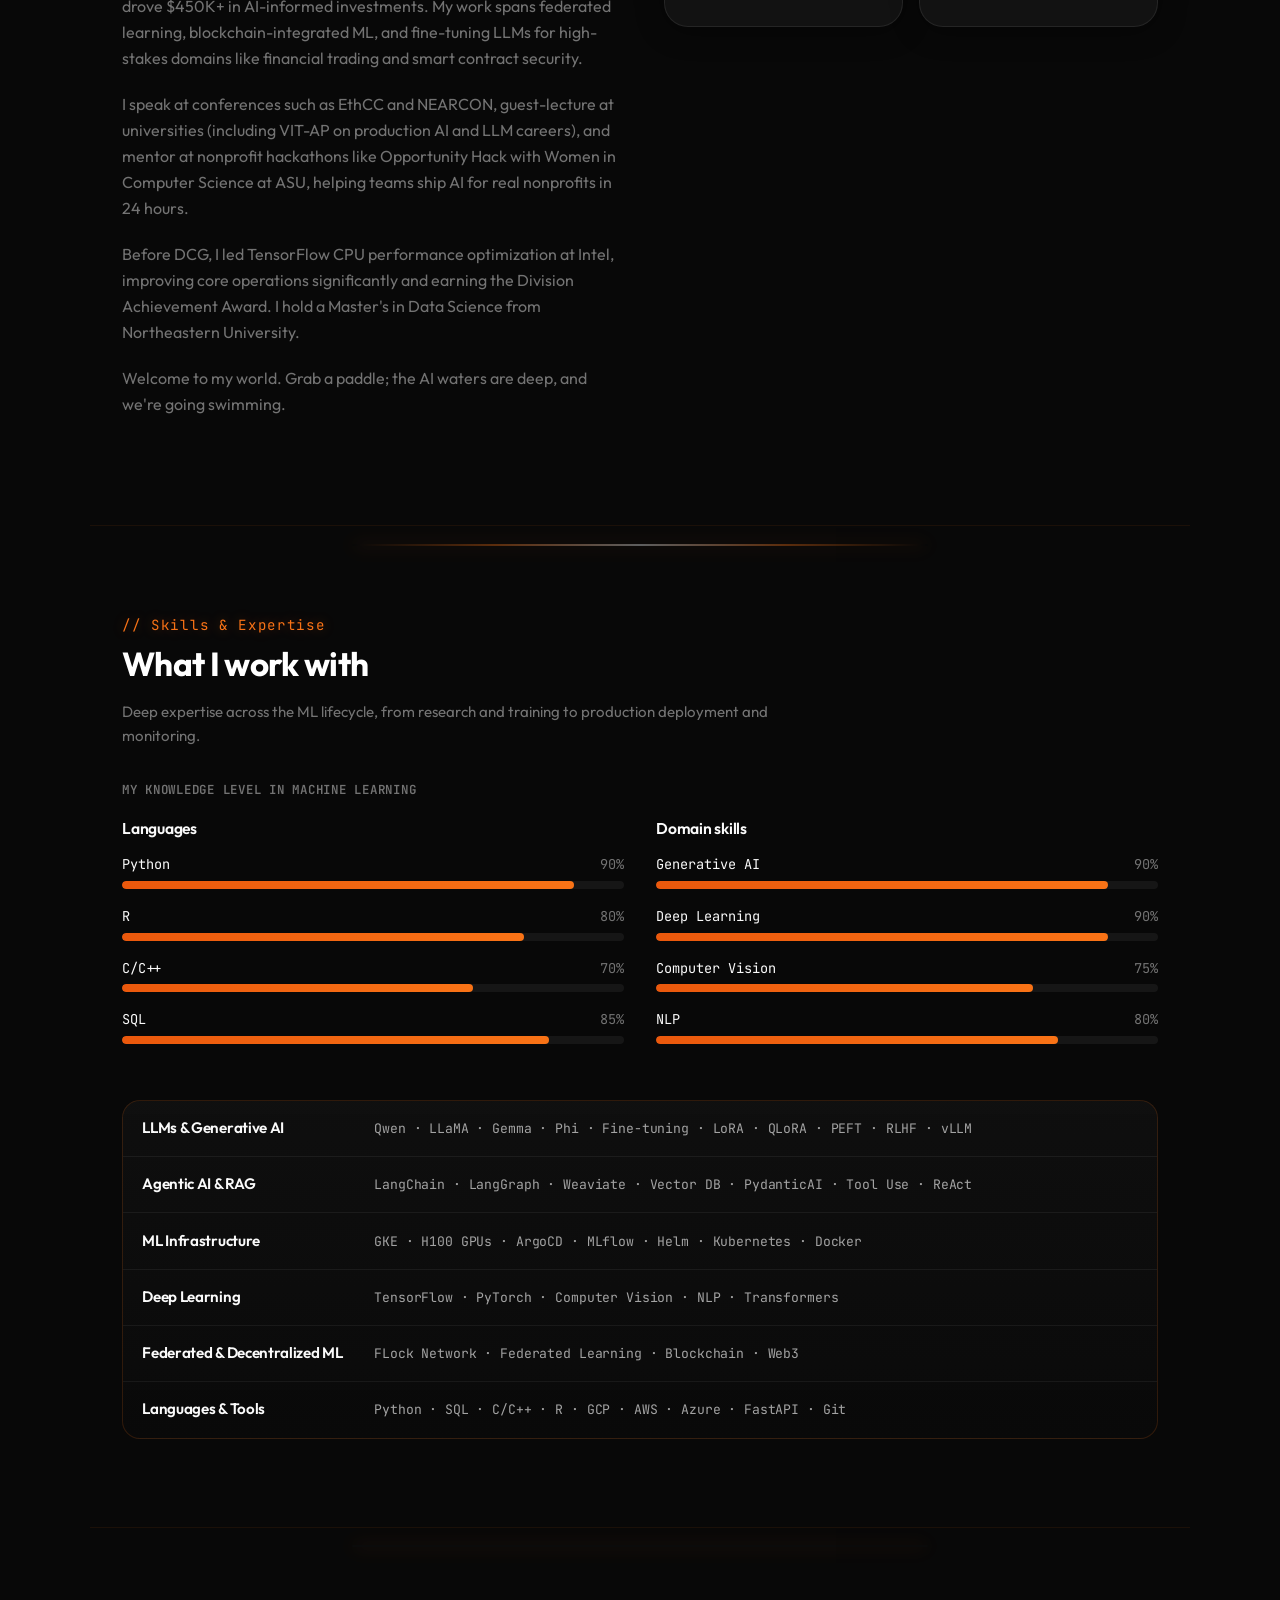
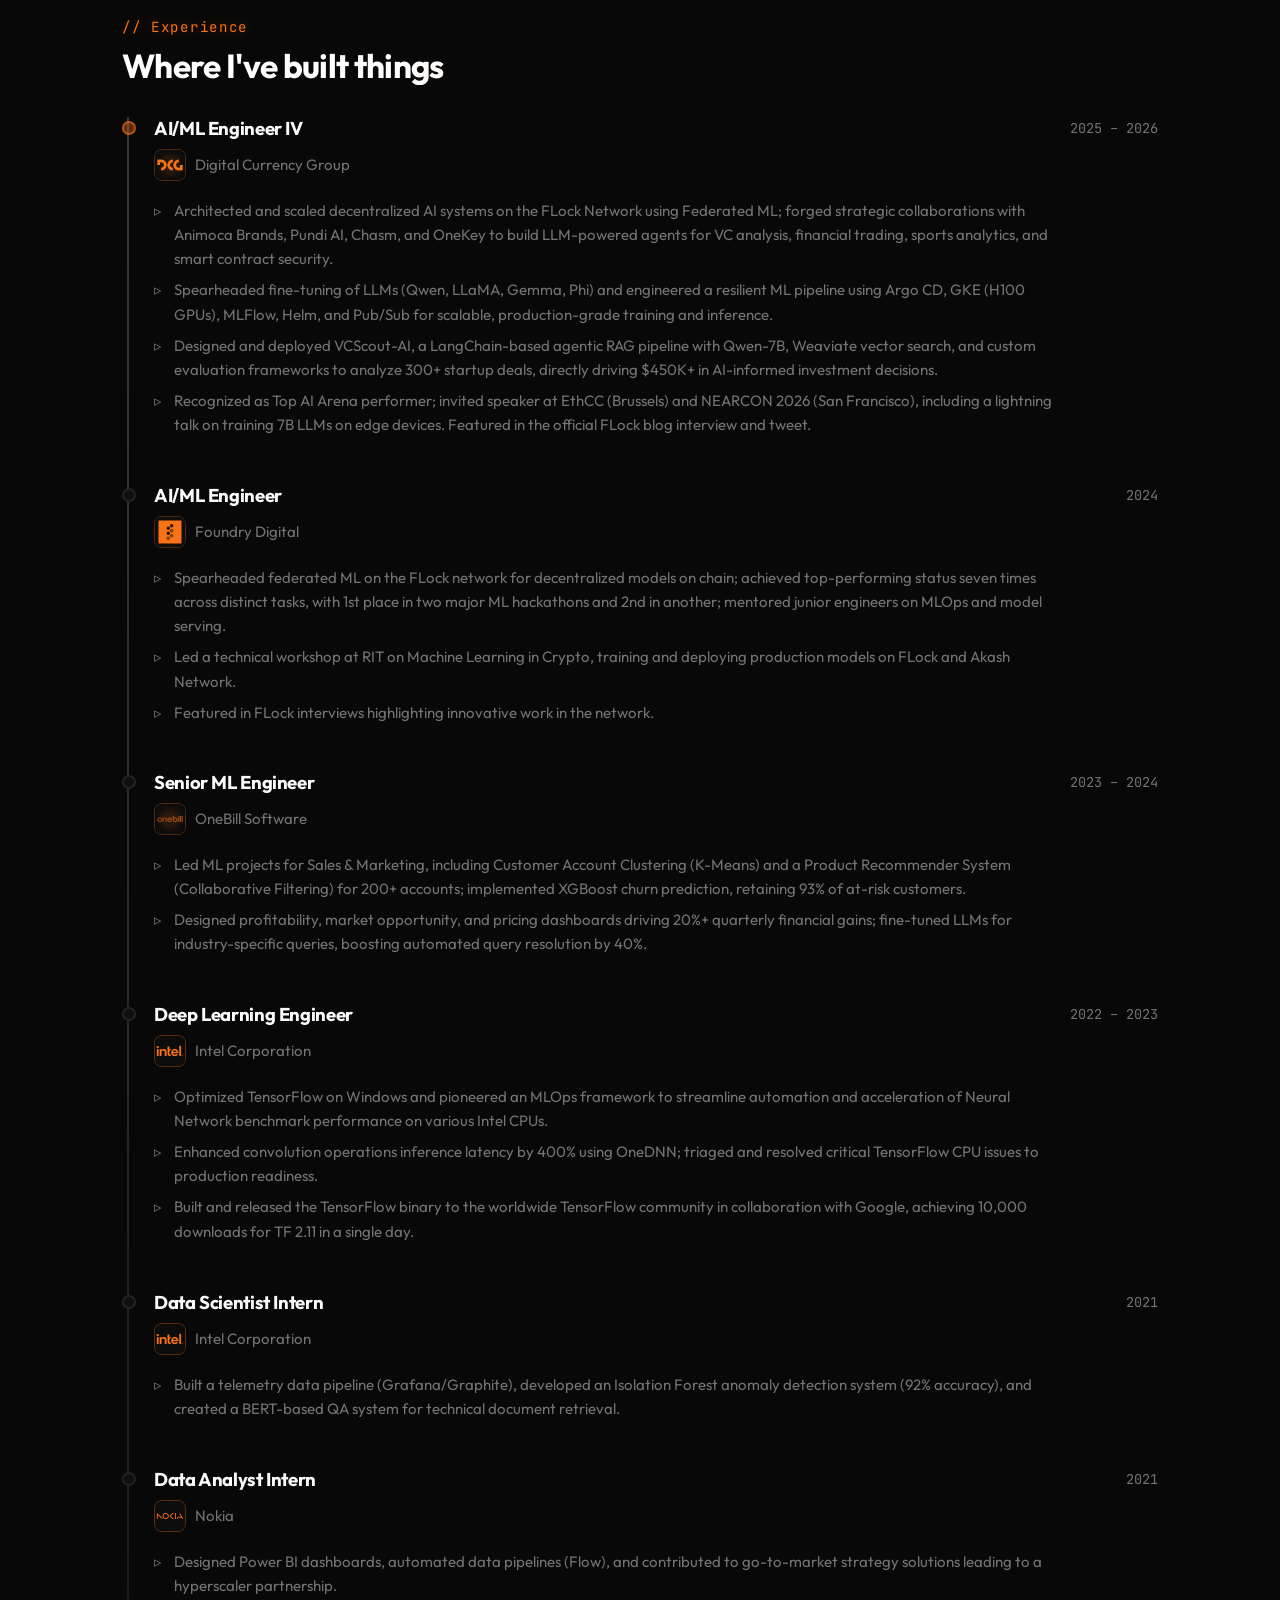
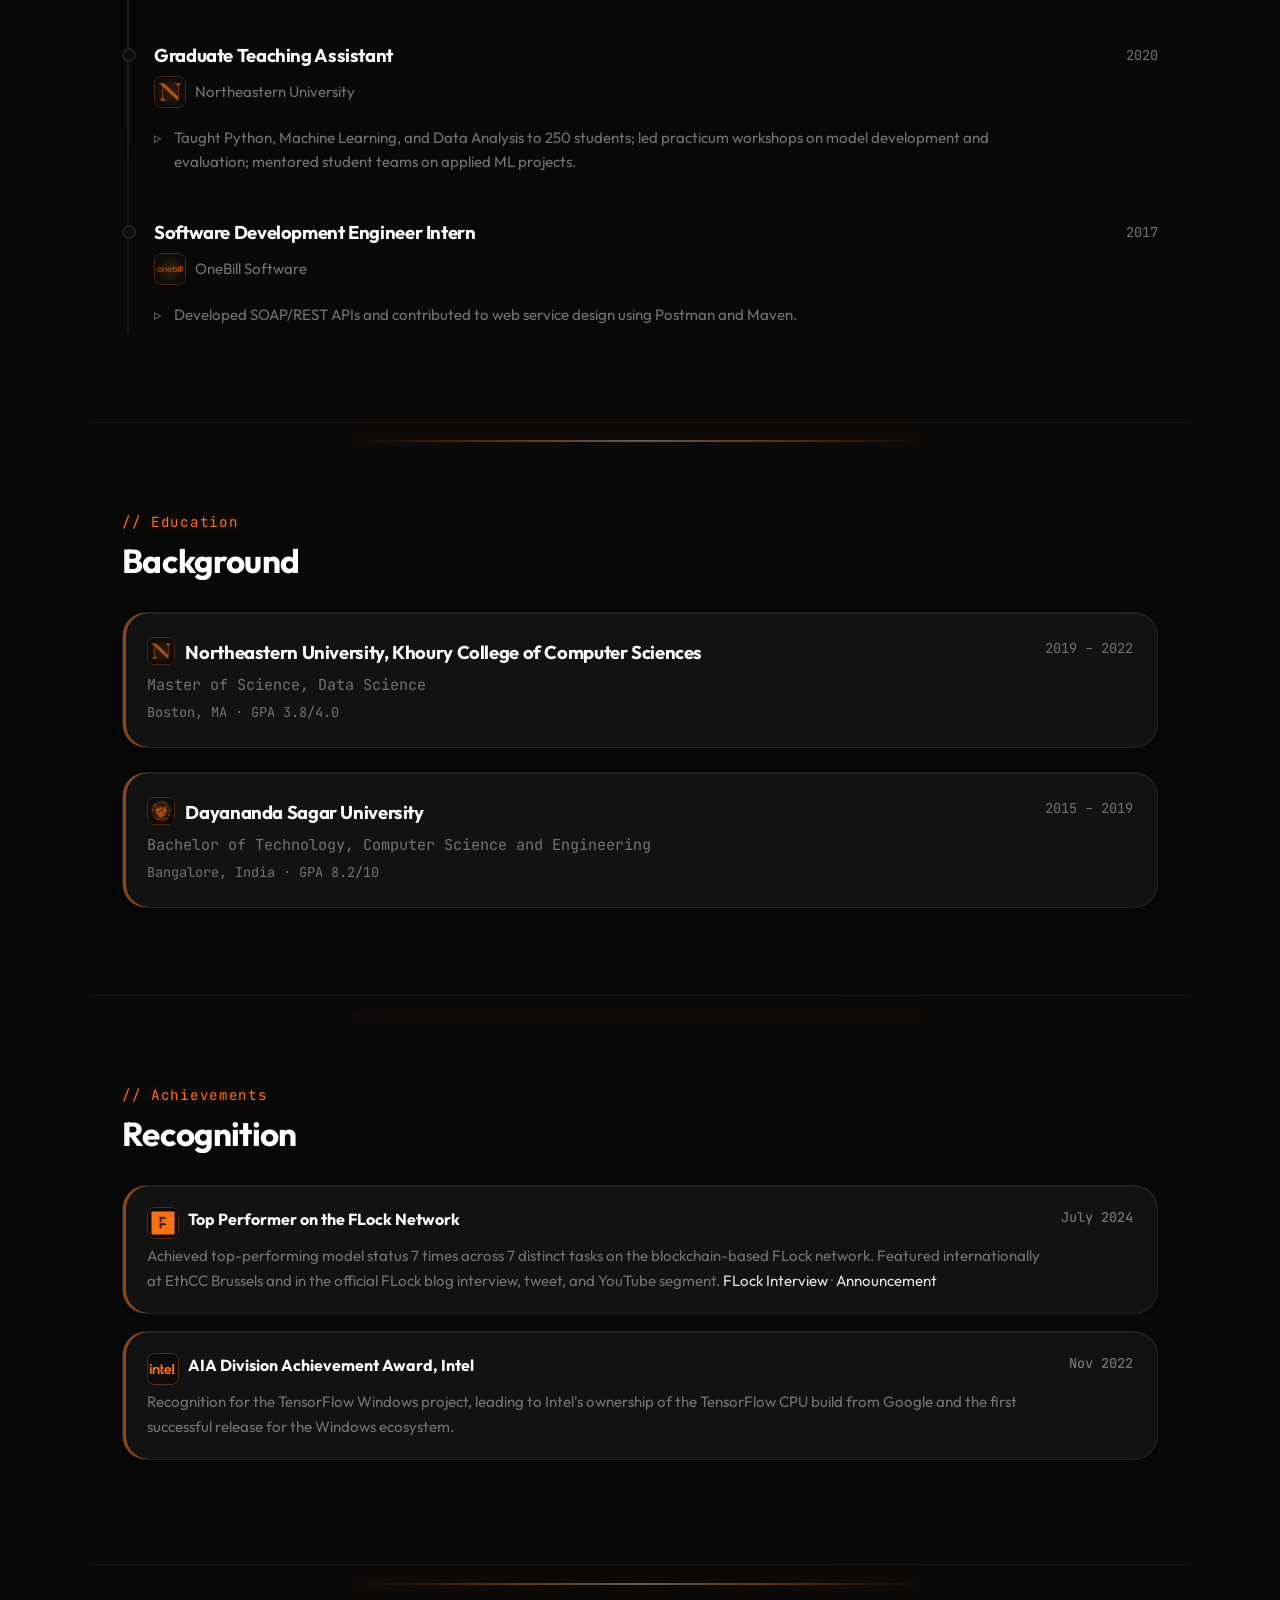
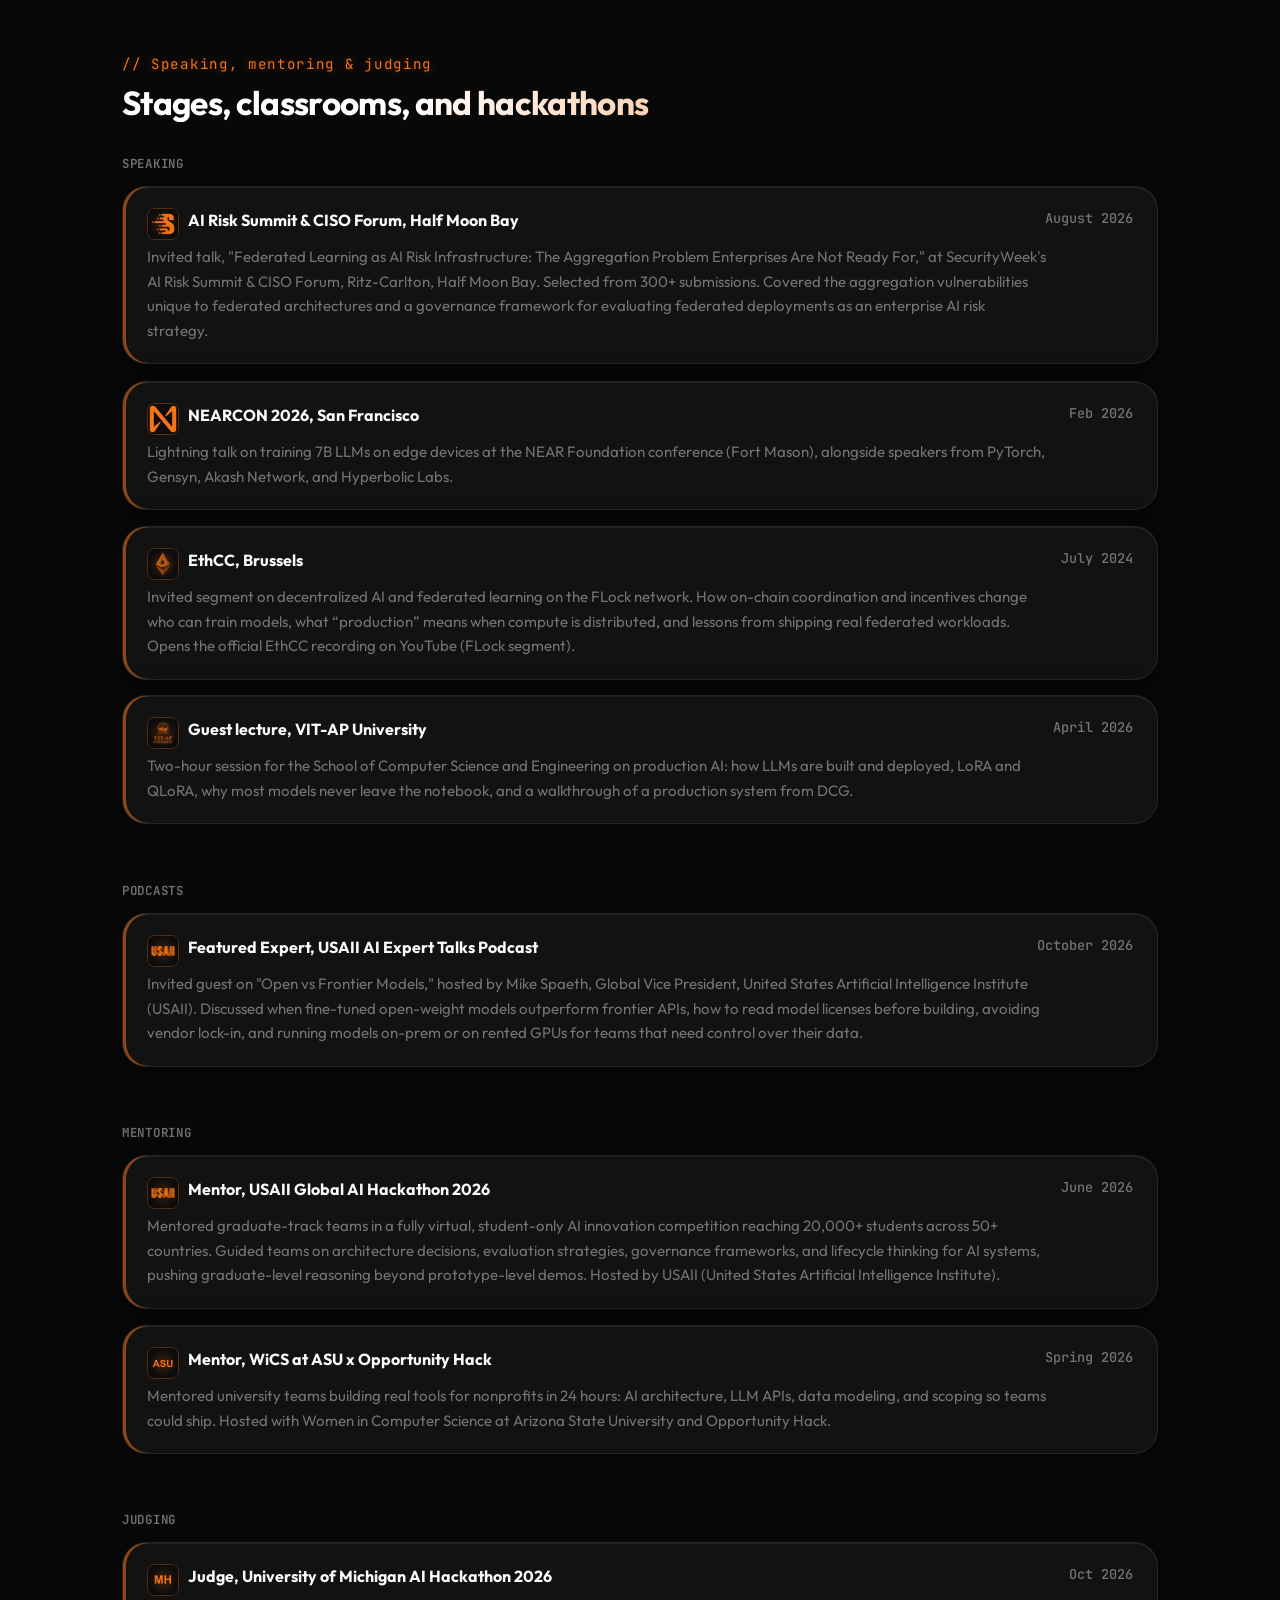
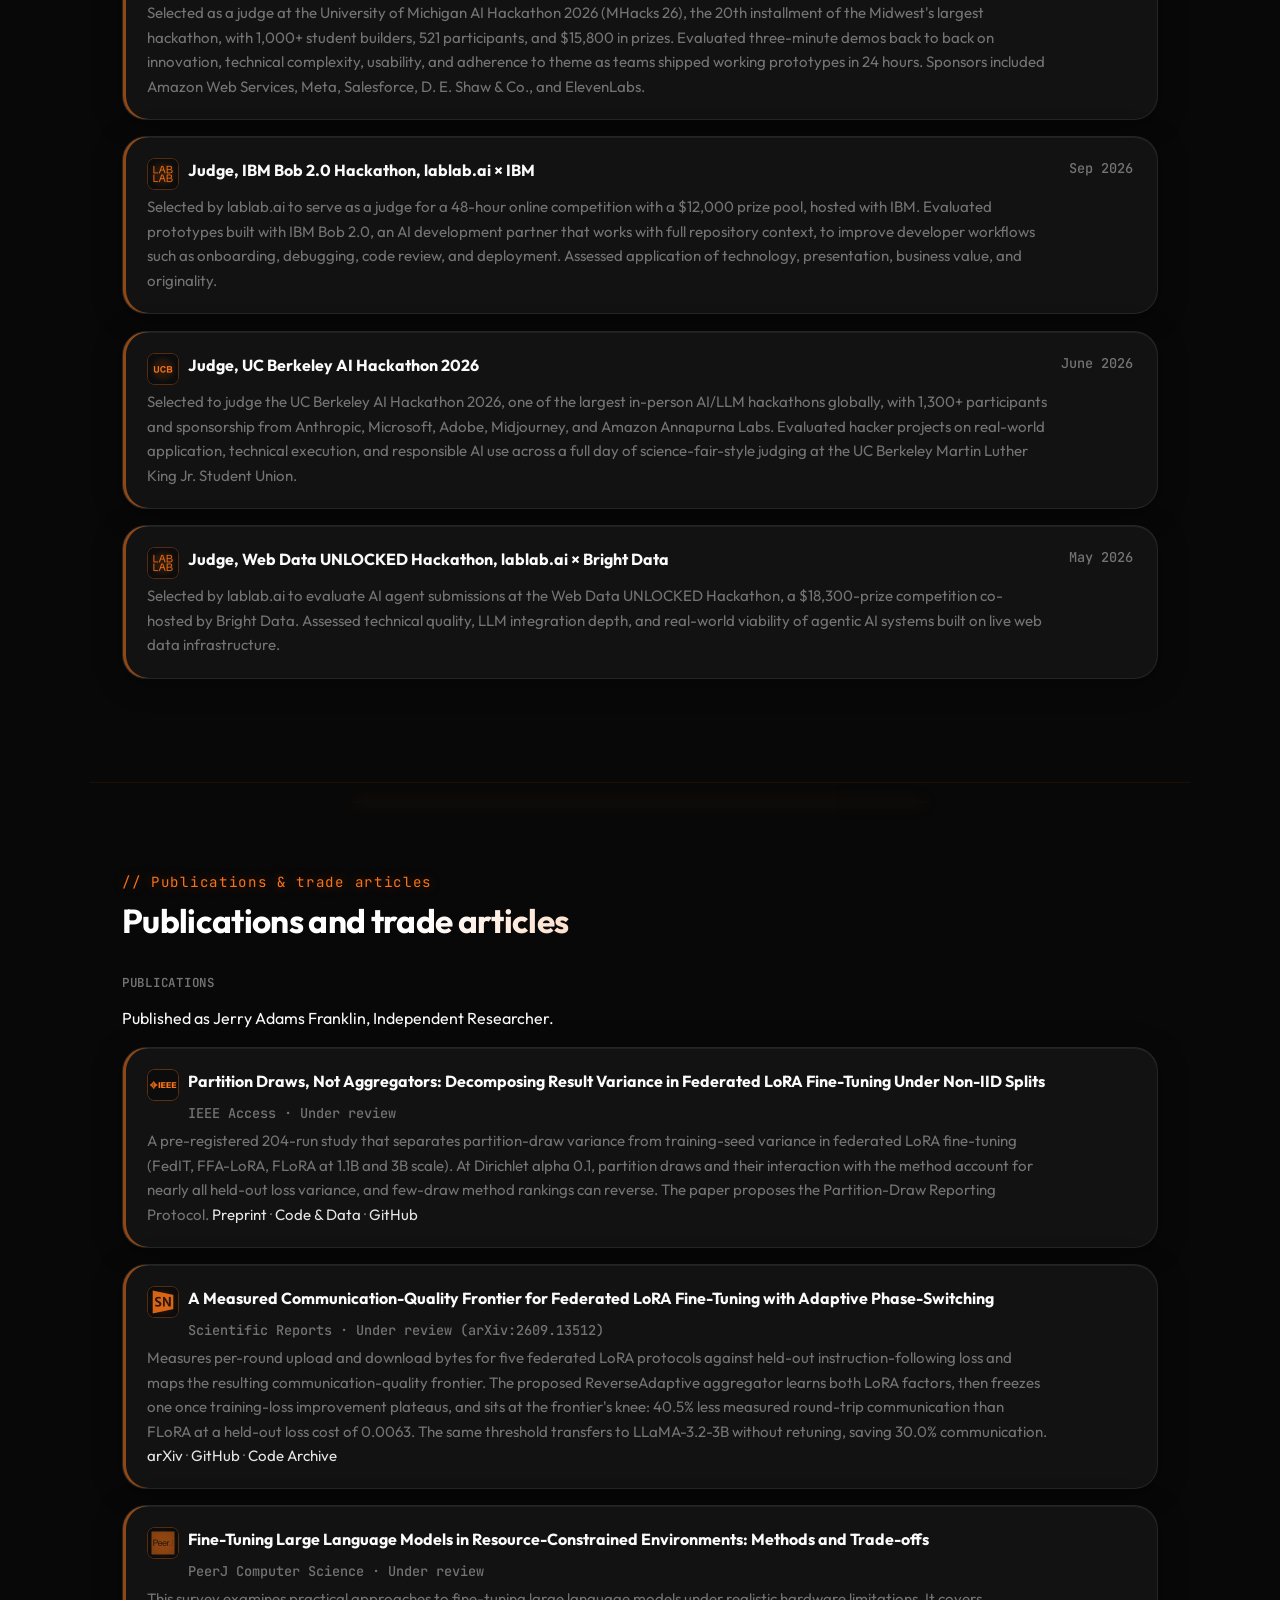
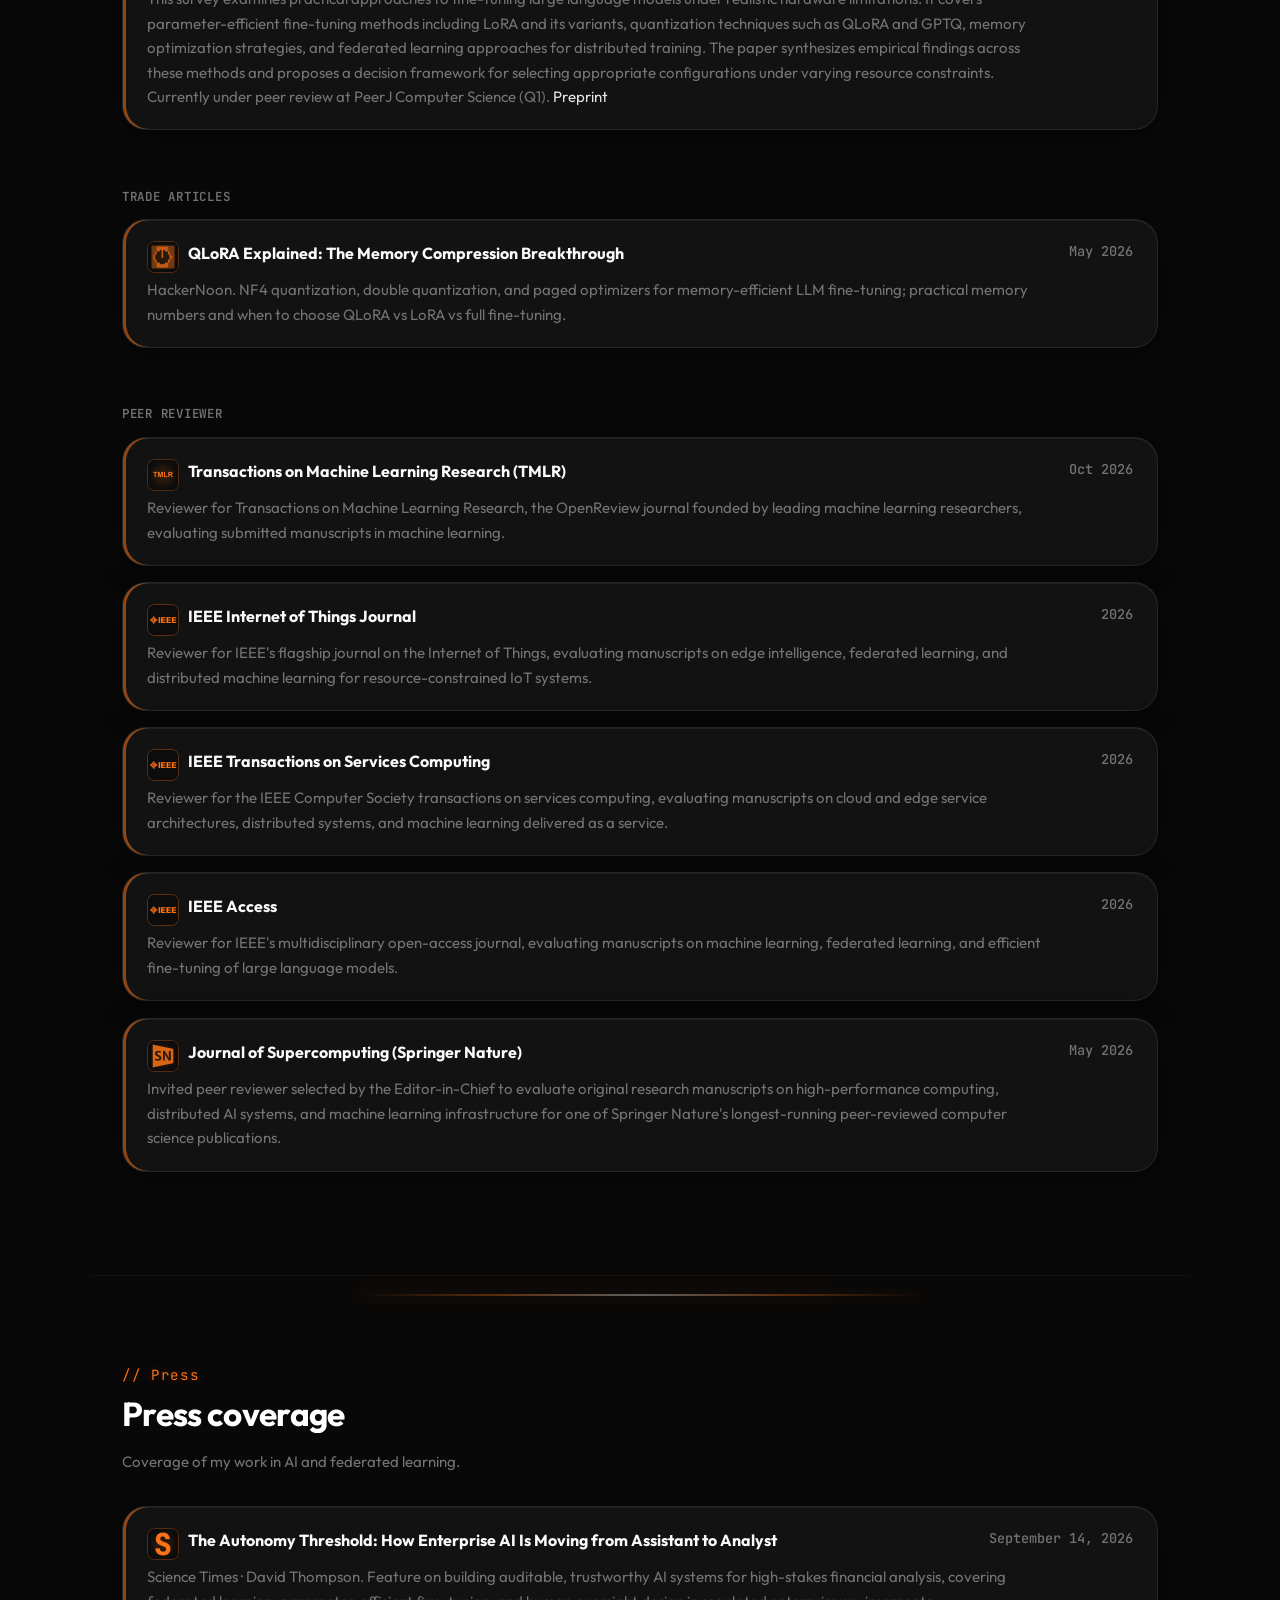
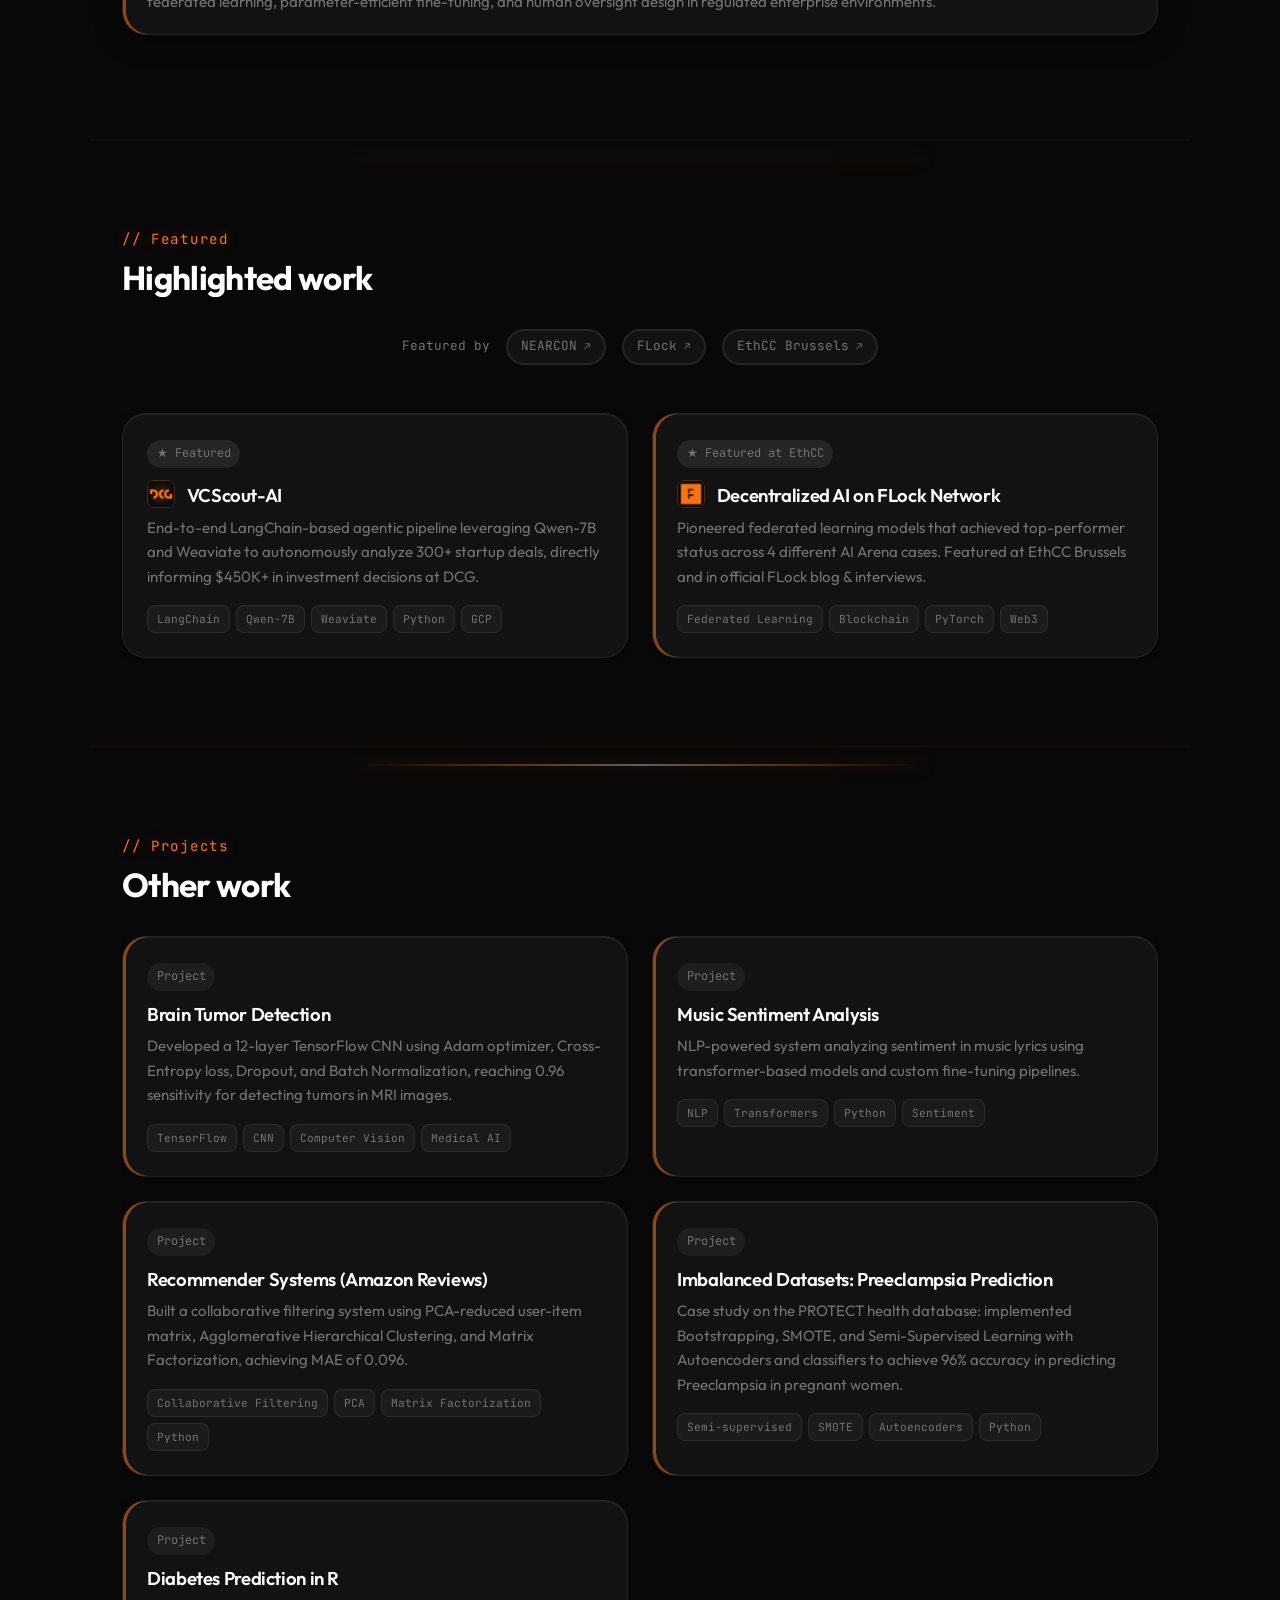
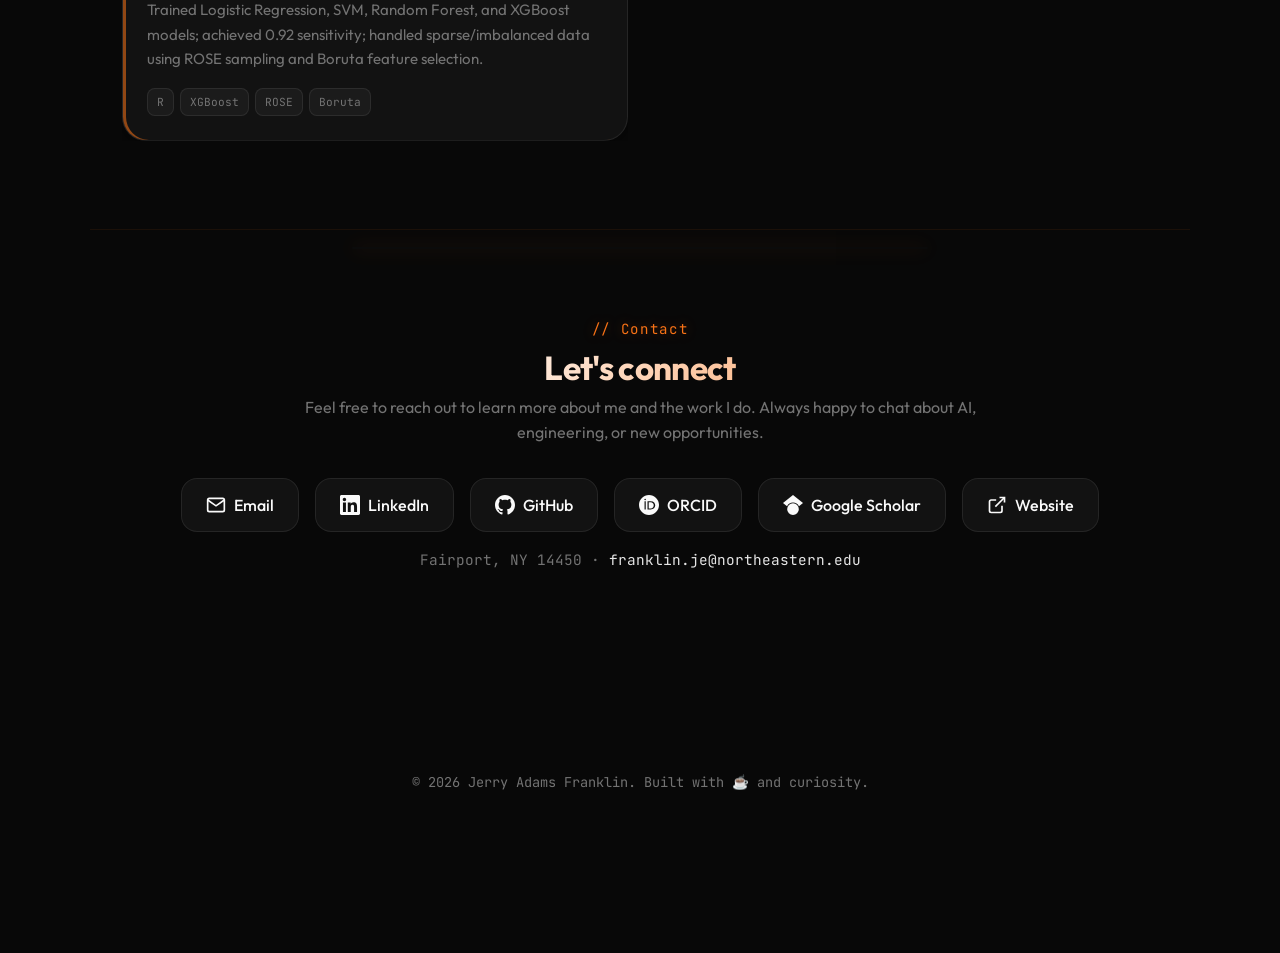
<file: writing.html>
<!DOCTYPE html>
<html lang="en">
<head>
  <meta charset="UTF-8">
  <meta name="viewport" content="width=device-width, initial-scale=1.0">
  <title>Redirecting…</title>
  <link rel="canonical" href="https://www.jerryadamsfranklin.com/#publications">
  <meta http-equiv="refresh" content="0; url=index.html#publications">
  <script>location.replace('index.html#publications');</script>
</head>
<body>
  <p><a href="index.html#publications">Continue to the site</a></p>
</body>
</html>
</file>
<file: assets/css/site.css>
:root {
      --bg: #080808;
      --bg-elevated: #0f0f0f;
      --bg-card: #121212;
      --border: rgba(255, 255, 255, 0.08);
      --bg-band: #0b0b0d;
      --card-top-gleam: inset 0 1px 0 rgba(255, 255, 255, 0.06);
      --border-hover: rgba(249, 115, 22, 0.35);
      --brand: #f97316;
      --brand-hover: #fb923c;
      --brand-muted: rgba(249, 115, 22, 0.15);
      --accent: #e5e5e5;
      --accent-dim: rgba(255, 255, 255, 0.55);
      --green: #a3a3a3;
      --amber: #d4d4d4;
      --rose: #a3a3a3;
      --text: #fafafa;
      --text-muted: #737373;
      --font-sans: 'Outfit', system-ui, sans-serif;
      --font-mono: 'JetBrains Mono', monospace;
      --nav-height: 72px;
      --nav-height-scrolled: 56px;
      --radius: 14px;
      --radius-lg: 24px;
      --type-display: clamp(2.5rem, 6.5vw, 3.9rem);
      --type-section: clamp(1.58rem, 2.65vw, 2.08rem);
      --type-h3: clamp(1.06rem, 1.45vw, 1.22rem);
      --type-lead: clamp(1.02rem, 1.85vw, 1.14rem);
      --type-body: clamp(0.94rem, 1.08vw, 1.02rem);
      --type-mono-label: clamp(0.78rem, 0.92vw, 0.88rem);
      --ease-smooth: cubic-bezier(0.4, 0, 0.2, 1);
      --ease-out-expo: cubic-bezier(0.16, 1, 0.3, 1);
      --ease-premium: cubic-bezier(0.22, 1, 0.36, 1);
      --shadow-mat: 0 4px 28px rgba(0, 0, 0, 0.38), var(--card-top-gleam);
      --shadow-mat-hover: 0 12px 40px rgba(0, 0, 0, 0.48), var(--card-top-gleam);
      /* Wider than classic 65ch so full-width cards do not leave a large empty gutter; still capped for readability */
      --prose-card: min(90ch, 100%);
      --prose-narrow: min(65ch, 100%);
    }

    *, *::before, *::after { box-sizing: border-box; margin: 0; padding: 0; }
    html { scroll-behavior: smooth; overflow-x: hidden; }
    body {
      font-family: var(--font-sans);
      background: var(--bg);
      color: var(--text);
      font-size: 1rem;
      line-height: 1.625;
      overflow-x: hidden;
      -webkit-font-smoothing: antialiased;
      -moz-osx-font-smoothing: grayscale;
    }
    body::before {
      content: '';
      position: fixed;
      inset: 0;
      background:
        radial-gradient(ellipse 70% 50% at 85% 15%, rgba(249, 115, 22, 0.12), transparent 55%),
        radial-gradient(ellipse 100% 80% at 50% 0%, rgba(255, 255, 255, 0.02), transparent 60%);
      pointer-events: none;
      z-index: 0;
    }
    body::after {
      content: '';
      position: fixed;
      inset: 0;
      background-image: url("data:image/svg+xml,%3Csvg viewBox='0 0 256 256' xmlns='http://www.w3.org/2000/svg'%3E%3Cfilter id='n'%3E%3CfeTurbulence type='fractalNoise' baseFrequency='0.7' numOctaves='4' stitchTiles='stitch'/%3E%3C/filter%3E%3Crect width='100%25' height='100%25' filter='url(%23n)'/%3E%3C/svg%3E");
      opacity: 0.015;
      pointer-events: none;
      z-index: 1;
    }

    a { color: var(--accent); text-decoration: none; transition: color 0.3s var(--ease-smooth); }
    a:hover { color: var(--brand-hover); }

    .section-label,
    .hero-tagline,
    .hero-companies,
    .hero-companies-label,
    .hero-press-label,
    .hero-press-pill,
    .timeline-date,
    .skill-bar-wrap .label-row,
    .stat-card .label,
    .skill-tags span,
    .portfolio-tech span,
    .portfolio-tag,
    .featured-badge,
    .portfolio-featured-by > span,
    .education-card .degree,
    .education-card .education-extra,
    .education-card .education-dates,
    .achievement-item .title .date,
    .contact-location,
    footer {
      font-variant-numeric: tabular-nums;
    }

    /* ----- Page shell & enter ----- */
    @keyframes pageEnter {
      from { opacity: 0; }
      to { opacity: 1; }
    }
    html.js body.page-enter {
      animation: pageEnter 0.55s var(--ease-premium) both;
    }
    .page-main {
      padding-top: calc(var(--nav-height) + 0.5rem);
      min-height: calc(100vh - 6rem);
    }
    .page-main > .reveal:first-child,
    .page-main > section:first-child {
      padding-top: 3.5rem;
    }

    /* ----- Navigation ----- */
    .nav {
      position: fixed;
      top: 0.85rem;
      left: 50%;
      right: auto;
      transform: translateX(-50%);
      z-index: 10000;
      display: flex;
      align-items: center;
      justify-content: flex-start;
      gap: 0.85rem;
      width: min(1120px, calc(100% - 1.5rem));
      padding: 0.75rem 1.25rem;
      background: rgba(12, 12, 12, 0.72);
      backdrop-filter: blur(22px) saturate(1.2);
      -webkit-backdrop-filter: blur(22px) saturate(1.2);
      border: 1px solid rgba(249, 115, 22, 0.22);
      border-radius: 980px;
      box-shadow:
        0 0 0 1px rgba(255,255,255,0.04) inset,
        0 14px 40px rgba(0, 0, 0, 0.45),
        0 0 28px rgba(249, 115, 22, 0.08);
      transition:
        top 0.45s var(--ease-premium),
        left 0.45s var(--ease-premium),
        right 0.45s var(--ease-premium),
        width 0.55s cubic-bezier(0.22, 1, 0.36, 1),
        height 0.55s cubic-bezier(0.22, 1, 0.36, 1),
        padding 0.45s var(--ease-premium),
        border-radius 0.55s cubic-bezier(0.22, 1, 0.36, 1),
        border-color 0.4s var(--ease-smooth),
        background 0.4s var(--ease-smooth),
        box-shadow 0.4s var(--ease-smooth),
        transform 0.45s var(--ease-premium);
    }
    /* Home: full bar scrolls with the page, then becomes a fixed menu button */
    .nav.nav-float:not(.nav-compact) {
      position: absolute;
      animation: navFloatBob 4.8s ease-in-out infinite;
    }
    @keyframes navFloatBob {
      0%, 100% { transform: translateX(-50%) translateY(0); }
      50% { transform: translateX(-50%) translateY(-7px); }
    }
    @media (prefers-reduced-motion: reduce) {
      .nav-float:not(.nav-compact) { animation: none !important; }
      .nav.nav-compact.nav-expanded,
      .nav.nav-compact.nav-expanded .nav-links { animation: none !important; }
    }
    .nav.scrolled:not(.nav-compact) {
      padding: 0.65rem 1.15rem;
      border-color: rgba(249, 115, 22, 0.32);
      background: rgba(8, 8, 8, 0.88);
    }

    /* Dedicated scroll menu button + expand panel */
    .nav-mini {
      position: fixed;
      top: 1rem;
      right: 1rem;
      z-index: 1200;
      pointer-events: none;
    }
    .nav-mini.is-visible {
      pointer-events: auto;
    }
    .nav-mini[hidden] {
      display: none !important;
    }
    .nav-mini-btn {
      width: 3.75rem;
      height: 3.75rem;
      border-radius: 999px;
      border: 1px solid rgba(249, 115, 22, 0.45);
      background: rgba(12, 12, 12, 0.92);
      color: #fff;
      cursor: pointer;
      display: inline-flex;
      align-items: center;
      justify-content: center;
      box-shadow:
        0 0 0 1px rgba(255,255,255,0.06) inset,
        0 14px 36px rgba(0,0,0,0.5),
        0 0 28px rgba(249, 115, 22, 0.25);
      backdrop-filter: blur(16px);
      -webkit-backdrop-filter: blur(16px);
      opacity: 0;
      transform: scale(0.6);
      transition: opacity 0.3s ease, transform 0.4s cubic-bezier(0.34, 1.45, 0.64, 1);
    }
    .nav-mini.is-visible .nav-mini-btn {
      opacity: 1;
      transform: scale(1);
    }
    .nav-mini.is-open .nav-mini-btn {
      opacity: 0;
      transform: scale(0.5);
      pointer-events: none;
    }
    .nav-mini-icon {
      width: 1.2rem;
      height: 0.9rem;
      display: inline-flex;
      flex-direction: column;
      justify-content: space-between;
    }
    .nav-mini-icon span {
      display: block;
      height: 2px;
      width: 100%;
      border-radius: 2px;
      background: #f97316;
    }
    .nav-mini-panel {
      position: absolute;
      top: 0;
      right: 0;
      width: min(320px, calc(100vw - 1.5rem));
      max-height: min(78vh, 560px);
      overflow: hidden;
      display: flex;
      flex-direction: column;
      padding: 0.9rem 1rem 1rem;
      border-radius: 22px;
      border: 1px solid rgba(249, 115, 22, 0.35);
      background: rgba(10, 10, 10, 0.96);
      box-shadow: 0 20px 50px rgba(0,0,0,0.55), 0 0 30px rgba(249, 115, 22, 0.15);
      backdrop-filter: blur(20px);
      -webkit-backdrop-filter: blur(20px);
      opacity: 0;
      transform: scale(0.72);
      transform-origin: top right;
      pointer-events: none;
      transition: opacity 0.28s ease, transform 0.4s cubic-bezier(0.22, 1, 0.36, 1);
    }
    .nav-mini.is-open .nav-mini-panel {
      opacity: 1;
      transform: scale(1);
      pointer-events: auto;
    }
    .nav-mini-head {
      display: flex;
      align-items: center;
      justify-content: space-between;
      margin-bottom: 0.35rem;
      padding-bottom: 0.55rem;
      border-bottom: 1px solid rgba(249, 115, 22, 0.2);
    }
    .nav-mini-close {
      width: 2.25rem;
      height: 2.25rem;
      border: none;
      border-radius: 999px;
      background: rgba(255,255,255,0.06);
      color: #fff;
      font-size: 1.4rem;
      line-height: 1;
      cursor: pointer;
    }
    .nav-mini-links {
      list-style: none;
      margin: 0;
      padding: 0.25rem 0 0;
      overflow-y: auto;
      max-height: min(64vh, 460px);
    }
    .nav-mini-links a {
      display: block;
      padding: 0.78rem 0.25rem;
      color: #e5e5e5;
      text-decoration: none;
      font-size: 1.05rem;
      font-weight: 600;
      border-bottom: 1px solid rgba(255,255,255,0.06);
    }
    .nav-mini-links li:last-child a { border-bottom: none; }
    .nav-mini-links a:hover {
      color: var(--brand);
    }
    @media (prefers-reduced-motion: reduce) {
      .nav-mini-btn,
      .nav-mini-panel {
        transition: none !important;
      }
    }

    .nav-fab {
      display: none;
      align-items: center;
      justify-content: center;
      gap: 0.45rem;
      border: none;
      background: transparent;
      color: var(--text);
      cursor: pointer;
      font: inherit;
      padding: 0;
    }
    .nav-fab-label {
      font-size: 0.82rem;
      font-weight: 600;
      letter-spacing: -0.01em;
    }
    .nav-fab-icon {
      width: 1.15rem;
      height: 0.85rem;
      display: inline-flex;
      flex-direction: column;
      justify-content: space-between;
    }
    .nav-fab-icon span {
      display: block;
      height: 2px;
      width: 100%;
      border-radius: 2px;
      background: #f97316;
      transition: transform 0.35s var(--ease-premium), opacity 0.25s ease;
    }
    .nav.nav-expanded .nav-fab-icon span:nth-child(1) {
      transform: translateY(5px) rotate(45deg);
    }
    .nav.nav-expanded .nav-fab-icon span:nth-child(2) {
      opacity: 0;
    }
    .nav.nav-expanded .nav-fab-icon span:nth-child(3) {
      transform: translateY(-5px) rotate(-45deg);
    }

    /* Compact: fixed floating button that stays with you while scrolling */
    .nav.nav-compact {
      position: fixed;
      top: 1rem;
      left: auto;
      right: 1rem;
      transform: none;
      width: 3.75rem;
      height: 3.75rem;
      padding: 0;
      border-radius: 999px;
      justify-content: center;
      gap: 0;
      overflow: visible;
      border-color: rgba(249, 115, 22, 0.45);
      background: rgba(12, 12, 12, 0.94);
      box-shadow:
        0 0 0 1px rgba(255,255,255,0.06) inset,
        0 0 10px rgba(249, 115, 22, 0.28),
        0 0 22px rgba(249, 115, 22, 0.14),
        0 14px 32px rgba(0, 0, 0, 0.45);
      animation: navFabGlow 2.8s ease-in-out infinite;
    }
    .nav.nav-compact:not(.nav-expanded)::before {
      content: '';
      position: absolute;
      inset: -4px;
      border-radius: inherit;
      border: 1.5px solid rgba(249, 115, 22, 0.4);
      pointer-events: none;
      animation: navFabRing 2.8s ease-out infinite;
    }
    .nav.nav-compact:not(.nav-expanded)::after {
      content: none;
    }
    @keyframes navFabGlow {
      0%, 100% {
        box-shadow:
          0 0 0 1px rgba(255,255,255,0.06) inset,
          0 0 8px rgba(249, 115, 22, 0.2),
          0 0 18px rgba(249, 115, 22, 0.1),
          0 14px 32px rgba(0, 0, 0, 0.45);
      }
      50% {
        box-shadow:
          0 0 0 1px rgba(255,255,255,0.08) inset,
          0 0 14px rgba(249, 115, 22, 0.38),
          0 0 28px rgba(249, 115, 22, 0.18),
          0 14px 32px rgba(0, 0, 0, 0.45);
      }
    }
    @keyframes navFabRing {
      0% {
        transform: scale(1);
        opacity: 0.55;
      }
      100% {
        transform: scale(1.55);
        opacity: 0;
      }
    }
    .nav.nav-compact .nav-brand,
    .nav.nav-compact .nav-links,
    .nav.nav-compact .nav-toggle {
      display: none !important;
    }
    .nav.nav-compact .nav-fab {
      display: inline-flex;
      width: 100%;
      height: 100%;
      position: relative;
      z-index: 1;
      border-radius: inherit;
    }
    .nav.nav-compact .nav-fab-label {
      display: none;
    }
    @media (prefers-reduced-motion: reduce) {
      .nav.nav-compact {
        animation: none;
      }
      .nav.nav-compact:not(.nav-expanded)::before {
        animation: none;
        opacity: 0.35;
        transform: scale(1.08);
      }
    }

    /* Expand from compact button into full menu panel */
    .nav.nav-compact.nav-expanded {
      position: fixed;
      top: 0.75rem;
      right: 0.75rem;
      left: auto;
      width: min(420px, calc(100% - 1.5rem));
      height: auto;
      max-height: min(80vh, 640px);
      padding: 0.95rem 1rem 1.1rem;
      border-radius: 22px;
      align-items: stretch;
      flex-direction: column;
      flex-wrap: nowrap;
      overflow: hidden;
      animation: navExpandIn 0.45s cubic-bezier(0.22, 1, 0.36, 1) both;
      border-color: rgba(249, 115, 22, 0.35);
      box-shadow: 0 20px 50px rgba(0,0,0,0.55), 0 0 30px rgba(249, 115, 22, 0.15);
    }
    .nav.nav-compact.nav-expanded::before,
    .nav.nav-compact.nav-expanded::after {
      content: none;
      animation: none;
    }
    @keyframes navExpandIn {
      from {
        opacity: 0.7;
        transform: scale(0.72);
        transform-origin: top right;
      }
      to {
        opacity: 1;
        transform: scale(1);
        transform-origin: top right;
      }
    }
    .nav.nav-compact.nav-expanded .nav-brand {
      display: inline-flex !important;
      margin-bottom: 0.35rem;
    }
    .nav.nav-compact.nav-expanded .nav-fab {
      position: absolute;
      top: 0.7rem;
      right: 0.7rem;
      width: 2.4rem;
      height: 2.4rem;
      border-radius: 999px;
      background: rgba(249, 115, 22, 0.12);
    }
    .nav.nav-compact.nav-expanded .nav-links {
      display: grid !important;
      grid-template-columns: 1fr 1fr;
      grid-template-rows: repeat(6, auto);
      grid-auto-flow: column;
      align-content: start;
      align-items: stretch;
      justify-content: start !important;
      flex: none !important;
      flex-wrap: nowrap !important;
      gap: 0 0.85rem;
      width: 100%;
      max-height: min(68vh, 520px);
      overflow-x: hidden;
      overflow-y: auto;
      margin-top: 0.35rem;
      padding-top: 0.35rem;
      border-top: 1px solid rgba(249, 115, 22, 0.18);
      opacity: 0;
      transform: translateY(8px);
      animation: navLinksIn 0.4s ease 0.08s both;
      column-count: auto;
      columns: auto;
    }
    @keyframes navLinksIn {
      to { opacity: 1; transform: none; }
    }
    .nav.nav-compact.nav-expanded .nav-links li {
      padding: 0;
      border-bottom: 1px solid rgba(255,255,255,0.06);
    }
    .nav.nav-compact.nav-expanded .nav-links a {
      display: block;
      padding: 0.72rem 0.25rem;
      font-size: 0.98rem;
    }
    .nav.nav-compact.nav-expanded .nav-links a::after {
      display: none;
    }
    .nav-brand {
      font-family: var(--font-sans);
      font-weight: 800;
      font-size: 1.25rem;
      letter-spacing: -0.04em;
      color: var(--brand);
      text-decoration: none;
      flex-shrink: 0;
      transition: color 0.3s var(--ease-smooth), transform 0.35s var(--ease-premium);
    }
    .nav-brand:hover {
      color: var(--brand-hover);
      transform: translateY(-1px);
    }
    .nav-links {
      display: flex;
      gap: 2rem;
      list-style: none;
    }
    .nav-links a {
      color: var(--text-muted);
      font-weight: 600;
      font-size: 1.05rem;
      transition: color 0.3s var(--ease-smooth);
      position: relative;
    }
    .nav-links a::after {
      content: '';
      position: absolute;
      bottom: -4px;
      left: 0;
      width: 0;
      height: 1px;
      background: var(--brand);
      transition: width 0.35s var(--ease-out-expo);
    }
    .nav-links a:hover { color: var(--text); }
    .nav-links a:hover::after { width: 100%; background: var(--brand); }
    .nav-links a.active {
      color: var(--text);
    }
    .nav-links a.active::after {
      width: 100%;
      background: var(--brand);
    }
    .nav-toggle {
      display: none;
      background: none;
      border: none;
      color: var(--text);
      cursor: pointer;
      padding: 0.5rem;
      aria-label="Toggle menu";
    }
    .nav-toggle svg { width: 24px; height: 24px; }

    @media (min-width: 769px) {
      .nav { display: flex; align-items: center; gap: 0.85rem; }
      .nav-toggle { display: none !important; }
      .nav-links {
        flex: 1;
        display: flex;
        justify-content: flex-end;
        flex-wrap: wrap;
        gap: 0.35rem 1rem;
      }
      .nav-links a {
        font-size: 0.95rem;
        white-space: nowrap;
      }
      /* Home desktop: readable type, wrap onto a second row if needed */
      .nav.nav-float:not(.nav-compact) {
        width: min(1120px, calc(100% - 1.5rem));
        padding: 0.7rem 1.2rem;
        gap: 1rem;
        border-radius: 28px;
      }
      .nav.nav-float:not(.nav-compact) .nav-links {
        justify-content: flex-end;
        flex-wrap: wrap;
        gap: 0.4rem 1.05rem;
        overflow: visible;
      }
      .nav.nav-float:not(.nav-compact) .nav-links a {
        font-size: 0.95rem;
        font-weight: 600;
        letter-spacing: -0.01em;
      }
    }
    @media (max-width: 768px) {
      .nav {
        top: 0.65rem;
        width: calc(100% - 1.25rem);
        border-radius: 22px;
        padding: 0.55rem 0.9rem;
        justify-content: space-between;
        flex-wrap: wrap;
      }
      .nav.scrolled {
        padding: 0.5rem 0.85rem;
      }
      .nav-brand { order: 0; }
      .nav-toggle { display: block; margin-left: auto; order: 1; }
      .nav-links {
        order: 2;
        position: static;
        width: 100%;
        flex-direction: column;
        gap: 0;
        margin-top: 0;
        padding: 0 0.15rem;
        background: transparent;
        backdrop-filter: none;
        border-bottom: none;
        border-top: 0 solid transparent;
        max-height: 0;
        overflow: hidden;
        opacity: 0;
        transition: max-height 0.35s ease, opacity 0.3s ease, margin-top 0.3s ease, border-color 0.3s ease, padding 0.3s ease;
      }
      .nav-links.open {
        max-height: min(70vh, 560px);
        opacity: 1;
        overflow-y: auto;
        margin-top: 0.55rem;
        padding-top: 0.45rem;
        border-top: 1px solid rgba(249, 115, 22, 0.2);
      }
      .nav-links li { padding: 0.7rem 0.35rem; border-bottom: 1px solid rgba(255,255,255,0.06); }
      .nav-links li:last-child { border-bottom: none; }
      .page-main {
        padding-top: calc(var(--nav-height) + 0.75rem);
      }
      .page-main > .reveal:first-child,
      .page-main > section:first-child {
        padding-top: 2.5rem;
      }
      .home-explore {
        justify-content: center;
        margin-top: 1.1rem;
      }
    }

    /* ----- Hero ----- */
    .hero {
      min-height: 100vh;
      display: flex;
      flex-direction: column;
      justify-content: center;
      align-items: stretch;
      padding: calc(var(--nav-height) + 2.5rem) 2rem 4rem;
      position: relative;
      overflow: hidden;
    }
    .hero-bg {
      position: absolute;
      inset: 0;
      overflow: hidden;
    }
    .hero-orb {
      position: absolute;
      border-radius: 50%;
      filter: blur(120px);
      opacity: 0.18;
      animation: float 26s var(--ease-premium) infinite;
    }
    .hero-orb:nth-child(1) {
      width: 400px; height: 400px;
      background: rgba(249, 115, 22, 0.12);
      top: 10%; left: 20%;
      animation-delay: 0s;
    }
    .hero-orb:nth-child(2) {
      width: 350px; height: 350px;
      background: rgba(249, 115, 22, 0.08);
      top: 50%; right: 10%;
      animation-delay: -4s;
    }
    .hero-orb:nth-child(3) {
      width: 300px; height: 300px;
      background: #151515;
      bottom: 15%; left: 30%;
      animation-delay: -8s;
    }
    @keyframes float {
      0%, 100% { transform: translate(0, 0) scale(1); }
      33% { transform: translate(15px, -15px) scale(1.02); }
      66% { transform: translate(-10px, 10px) scale(0.98); }
    }
    .hero-inner {
      position: relative;
      z-index: 1;
      width: 100%;
      max-width: 1180px;
      margin: 0 auto;
      display: grid;
      grid-template-columns: 1fr minmax(260px, 38%);
      gap: clamp(2rem, 5vw, 4rem);
      align-items: center;
    }
    .hero-content {
      position: relative;
      z-index: 1;
      text-align: left;
      max-width: 640px;
    }
    .hero-visual {
      position: relative;
      justify-self: end;
      width: 100%;
      max-width: 420px;
    }
    .hero-frame {
      position: relative;
      padding: 12px;
      border: 2px solid var(--brand);
      border-radius: 4px;
      background: linear-gradient(145deg, rgba(249, 115, 22, 0.08), transparent 40%);
      box-shadow: 0 24px 60px rgba(0, 0, 0, 0.55), 0 0 0 1px rgba(255, 255, 255, 0.04) inset;
    }
    .hero-frame::before {
      content: '';
      position: absolute;
      inset: -20px -12px auto auto;
      width: 55%;
      height: 45%;
      border: 2px solid rgba(249, 115, 22, 0.35);
      border-radius: 4px;
      pointer-events: none;
      z-index: -1;
    }
    .hero-photo {
      display: block;
      width: 100%;
      height: auto;
      border-radius: 2px;
      object-fit: cover;
      aspect-ratio: 1;
    }
    .hero-stat {
      min-width: 0;
      color: inherit;
      text-decoration: none;
      font-size: inherit;
      font-weight: inherit;
      padding-left: 1.25rem;
      border-left: 1px solid var(--border);
    }
    a.hero-stat {
      cursor: pointer;
      transition: transform 0.35s var(--ease-premium);
    }
    a.hero-stat:hover,
    a.hero-stat:focus-visible {
      color: inherit;
    }
    a.hero-stat:hover strong,
    a.hero-stat:focus-visible strong {
      color: var(--brand);
    }
    a.hero-stat:hover span,
    a.hero-stat:focus-visible span {
      color: var(--text);
    }
    .hero-stats {
      display: grid;
      grid-template-columns: repeat(2, minmax(0, 1fr));
      gap: 1.5rem 1.25rem;
      margin-top: 2rem;
      padding-top: 1.75rem;
      border-top: 1px solid var(--border);
      animation: fadeUp 1s var(--ease-premium) 1.15s forwards;
      opacity: 0;
    }
    .hero-stat:nth-child(2n + 1) {
      padding-left: 0;
      border-left: none;
    }
    @media (min-width: 700px) {
      .hero-stats {
        grid-template-columns: repeat(3, minmax(0, 1fr));
        gap: 1.75rem 0;
        align-items: start;
      }
      .hero-stat {
        padding-left: 1.5rem;
        padding-right: 1.25rem;
        border-left: 1px solid var(--border);
      }
      .hero-stat:nth-child(2n + 1) {
        padding-left: 1.5rem;
        border-left: 1px solid var(--border);
      }
      .hero-stat:nth-child(3n + 1) {
        padding-left: 0;
        border-left: none;
      }
    }
    .hero-press {
      display: flex;
      flex-wrap: wrap;
      align-items: center;
      gap: 0.65rem 1rem;
      margin-top: 1.5rem;
      animation: fadeUp 1s var(--ease-premium) 1.22s forwards;
      opacity: 0;
    }
    .hero-press-label {
      font-family: var(--font-mono);
      font-size: 0.72rem;
      font-weight: 500;
      text-transform: uppercase;
      letter-spacing: 0.12em;
      color: var(--text-muted);
      font-variant-numeric: tabular-nums;
    }
    .hero-press-pill {
      font-family: var(--font-mono);
      font-size: 0.75rem;
      padding: 0.3rem 0.65rem;
      border-radius: 999px;
      border: 1px solid var(--border);
      background: rgba(255, 255, 255, 0.03);
      color: var(--accent-dim);
      font-variant-numeric: tabular-nums;
      text-decoration: none;
      transition: border-color 0.3s var(--ease-smooth), color 0.3s var(--ease-smooth), background 0.3s var(--ease-smooth);
    }
    a.hero-press-pill:hover,
    a.hero-press-pill:focus-visible {
      border-color: var(--border-hover);
      color: var(--text);
      background: rgba(255, 255, 255, 0.05);
    }
    .home-explore {
      display: flex;
      flex-wrap: wrap;
      align-items: center;
      gap: 0.85rem 1.35rem;
      margin: 1.75rem 0 0;
      justify-content: center;
    }
    .home-explore a {
      font-family: var(--font-sans);
      font-size: 0.95rem;
      font-weight: 500;
      color: var(--text-muted);
      text-decoration: none;
      letter-spacing: -0.01em;
      transition: color 0.3s var(--ease-smooth);
    }
    .home-explore a:hover {
      color: var(--brand);
    }

    /* ----- Editorial Home (Apple-like calm) ----- */
    .hero-editorial {
      min-height: auto;
      padding: calc(var(--nav-height) + 2rem) 2rem 2.5rem;
    }
    .hero-editorial .hero-inner {
      align-items: center;
      gap: 2.5rem;
    }
    .hero-kicker {
      font-family: var(--font-sans);
      font-size: 0.95rem;
      font-weight: 500;
      color: var(--text-muted);
      letter-spacing: -0.01em;
      margin-bottom: 0.65rem;
      animation: fadeUp 1s var(--ease-premium) 0.1s forwards;
      opacity: 0;
    }
    .hero-editorial .hero-name {
      font-size: clamp(2.6rem, 6vw, 4.2rem);
      letter-spacing: -0.045em;
      margin-bottom: 0.85rem;
      line-height: 1.02;
    }
    .hero-editorial .hero-name strong {
      font-weight: 700;
    }
    .hero-editorial .hero-subtitle {
      font-size: clamp(1.15rem, 2.2vw, 1.4rem);
      font-weight: 400;
      color: #a3a3a3;
      max-width: 28rem;
      margin: 0 0 1.75rem;
      line-height: 1.45;
      letter-spacing: -0.02em;
    }
    .hero-frame-soft {
      border: 1px solid rgba(255, 255, 255, 0.1);
      background: transparent;
      box-shadow: 0 20px 50px rgba(0, 0, 0, 0.4);
      padding: 0;
      border-radius: 28px;
      overflow: hidden;
    }
    .hero-frame-soft::before {
      display: none;
    }
    .hero-frame-soft .hero-photo {
      border-radius: 28px;
      aspect-ratio: 4 / 5;
      object-fit: cover;
    }
    .btn-ghost {
      background: transparent;
      color: var(--brand);
      border: none;
      padding-left: 0.85rem;
      padding-right: 0.85rem;
      box-shadow: none;
    }
    .btn-ghost:hover {
      background: transparent;
      color: var(--brand-hover);
      transform: translateY(-1px);
    }
    .page-home .hero-buttons {
      gap: 0.5rem 1rem;
    }
    .home-strip {
      max-width: 920px;
      margin: 0 auto;
      padding: 1.5rem 2rem 3rem;
      position: relative;
      z-index: 1;
    }
    .home-strip-quiet {
      padding-top: 0.5rem;
      padding-bottom: 4rem;
      text-align: center;
    }
    .home-strip-label {
      font-family: var(--font-sans);
      font-size: 0.8rem;
      font-weight: 500;
      color: var(--text-muted);
      letter-spacing: 0.04em;
      text-transform: uppercase;
      margin-bottom: 1rem;
    }
    .home-highlights {
      display: flex;
      flex-direction: column;
      border-top: 1px solid rgba(255, 255, 255, 0.08);
    }
    .home-highlight {
      display: grid;
      grid-template-columns: minmax(7rem, 11rem) 1fr auto;
      gap: 1rem 1.5rem;
      align-items: baseline;
      padding: 1.35rem 0.15rem;
      border-bottom: 1px solid rgba(255, 255, 255, 0.08);
      color: inherit;
      text-decoration: none;
      transition: background 0.35s var(--ease-smooth), padding-left 0.35s var(--ease-premium);
    }
    .home-highlight:hover {
      background: rgba(255, 255, 255, 0.02);
      padding-left: 0.45rem;
    }
    .home-highlight-title {
      font-size: 1.15rem;
      font-weight: 600;
      letter-spacing: -0.025em;
      color: var(--text);
    }
    .home-highlight-desc {
      font-size: 1rem;
      color: #a3a3a3;
      line-height: 1.45;
      letter-spacing: -0.01em;
    }
    .home-highlight-arrow {
      color: var(--text-muted);
      font-size: 1.05rem;
      transition: color 0.3s var(--ease-smooth), transform 0.35s var(--ease-premium);
    }
    .home-highlight:hover .home-highlight-arrow {
      color: var(--brand);
      transform: translateX(3px);
    }
    .home-featured-line {
      font-size: 1rem;
      color: var(--text-muted);
      line-height: 1.8;
      letter-spacing: -0.01em;
      margin-bottom: 1.25rem;
    }
    .home-featured-line a {
      color: var(--text);
      text-decoration: none;
      font-weight: 500;
      transition: color 0.3s var(--ease-smooth);
    }
    .home-featured-line a:hover {
      color: var(--brand);
    }
    .home-featured-line span {
      margin: 0 0.35rem;
      color: rgba(255, 255, 255, 0.25);
    }
    .home-companies-line {
      font-family: var(--font-sans);
      font-size: 0.92rem;
      color: var(--text-muted);
      letter-spacing: -0.01em;
      line-height: 1.6;
      margin-bottom: 0.25rem;
    }

    @media (max-width: 900px) {
      .hero-editorial .hero-inner {
        grid-template-columns: 1fr;
        text-align: center;
      }
      .hero-editorial .hero-visual {
        order: -1;
        max-width: 240px;
        margin: 0 auto;
      }
      .hero-editorial .hero-content {
        text-align: center;
        max-width: 34rem;
        margin: 0 auto;
      }
      .hero-editorial .hero-subtitle {
        margin-left: auto;
        margin-right: auto;
      }
      .hero-editorial .hero-buttons {
        justify-content: center;
      }
      .home-highlight {
        grid-template-columns: 1fr auto;
        grid-template-rows: auto auto;
        gap: 0.35rem 1rem;
        padding: 1.2rem 0.1rem;
        text-align: left;
      }
      .home-highlight-title {
        grid-column: 1;
        grid-row: 1;
      }
      .home-highlight-desc {
        grid-column: 1;
        grid-row: 2;
        font-size: 0.95rem;
      }
      .home-highlight-arrow {
        grid-column: 2;
        grid-row: 1 / span 2;
        align-self: center;
      }
    }
    .achievement-item[id],
    .portfolio-card[id] {
      scroll-margin-top: calc(var(--nav-height-scrolled) + 1.25rem);
    }
    .hero-stat strong {
      display: block;
      font-size: 1.65rem;
      font-weight: 800;
      font-family: var(--font-sans);
      color: var(--text);
      letter-spacing: -0.02em;
      font-variant-numeric: tabular-nums;
      line-height: 1.15;
      overflow-wrap: break-word;
    }
    .hero-stat span {
      font-family: var(--font-sans);
      font-size: 0.875rem;
      font-weight: 500;
      color: var(--text-muted);
      text-transform: none;
      letter-spacing: 0.01em;
      line-height: 1.45;
      max-width: none;
      display: block;
      margin-top: 0.35rem;
    }
    .hero-name {
      font-size: var(--type-display);
      font-weight: 500;
      line-height: 1.08;
      letter-spacing: -0.035em;
      margin-bottom: 1rem;
      animation: fadeUpScale 1.1s var(--ease-premium) 0.15s forwards;
      opacity: 0;
      color: var(--text);
    }
    .hero-name-line {
      display: block;
    }
    .hero-name-intro {
      font-weight: 400;
      color: var(--text-muted);
    }
    .hero-name strong {
      font-weight: 800;
      color: var(--brand);
      -webkit-text-fill-color: var(--brand);
    }
    .hero-tagline {
      font-family: var(--font-mono);
      font-size: var(--type-lead);
      font-weight: 500;
      color: var(--text-muted);
      margin-bottom: 0.85rem;
      line-height: 1.45;
      max-width: 40rem;
      animation: fadeUp 1s var(--ease-premium) 0.55s forwards;
      opacity: 0;
    }
    .hero-subtitle {
      font-size: var(--type-body);
      font-weight: 400;
      color: var(--text-muted);
      max-width: 34rem;
      margin: 0 0 2rem;
      line-height: 1.55;
      animation: fadeUp 1s var(--ease-premium) 0.8s forwards;
      opacity: 0;
    }
    @keyframes fadeUp {
      from { opacity: 0; transform: translateY(12px); }
      to { opacity: 1; transform: translateY(0); }
    }
    @keyframes fadeUpScale {
      from { opacity: 0; transform: translateY(10px) scale(0.995); }
      to { opacity: 1; transform: translateY(0) scale(1); }
    }
    @keyframes slideInLeft {
      from { opacity: 0; transform: translateX(-10px); }
      to { opacity: 1; transform: translateX(0); }
    }
    @keyframes lineGrow {
      from { transform: scaleY(0); transform-origin: top; }
      to { transform: scaleY(1); transform-origin: top; }
    }
    @keyframes dotPop {
      from { opacity: 0; transform: scale(0); }
      to { opacity: 1; transform: scale(1); }
    }
    @keyframes cardShine {
      from { transform: translateX(-100%) skewX(-12deg); }
      to { transform: translateX(200%) skewX(-12deg); }
    }
    .hero-buttons {
      display: flex;
      flex-wrap: wrap;
      gap: 1rem;
      justify-content: flex-start;
      margin-bottom: 0;
      animation: fadeUp 1s var(--ease-premium) 1.05s forwards;
      opacity: 0;
    }
    .btn {
      display: inline-flex;
      align-items: center;
      justify-content: center;
      padding: 0.8rem 1.6rem;
      font-family: var(--font-sans);
      font-weight: 600;
      font-size: 0.95rem;
      border-radius: 16px;
      cursor: pointer;
      transition: transform 0.5s var(--ease-premium), box-shadow 0.5s var(--ease-smooth), border-color 0.5s var(--ease-smooth), color 0.5s var(--ease-smooth);
    }
    .btn:hover { transform: translateY(-2px) scale(1.01); }
.btn:active { transform: translateY(-1px) scale(0.99); }
    .btn-primary {
      background: var(--brand);
      color: #0c0c0c;
      border: none;
      box-shadow: 0 8px 28px rgba(249, 115, 22, 0.28);
    }
    .btn-primary:hover {
      background: var(--brand-hover);
      box-shadow: 0 12px 36px rgba(249, 115, 22, 0.35);
    }
    .btn-outline {
      background: transparent;
      color: var(--text);
      border: 1px solid rgba(255, 255, 255, 0.28);
    }
    .btn-outline:hover { border-color: var(--brand); color: var(--text); background: rgba(249, 115, 22, 0.08); }
    .hero-divider {
      width: 120px;
      height: 1px;
      background: linear-gradient(90deg, var(--brand), transparent);
      margin: 2rem 0 1rem;
      animation: fadeUp 1s var(--ease-premium) 1.35s forwards;
      opacity: 0;
    }
    .hero-companies-wrap {
      animation: fadeUp 1s var(--ease-premium) 1.55s forwards;
      opacity: 0;
      text-align: left;
    }
    .hero-companies-label {
      font-family: var(--font-mono);
      font-size: 0.75rem;
      color: var(--text-muted);
      text-transform: uppercase;
      letter-spacing: 0.1em;
      margin-bottom: 0.5rem;
    }
    .hero-companies {
      font-family: var(--font-mono);
      font-size: 0.9rem;
      color: var(--text-muted);
    }

    @media (max-width: 900px) {
      .hero-inner {
        grid-template-columns: 1fr;
        text-align: center;
      }
      .hero-content { text-align: center; max-width: none; margin: 0 auto; }
      .hero-buttons { justify-content: center; }
      .hero-divider { margin-left: auto; margin-right: auto; }
      .hero-companies-wrap { text-align: center; }
      .hero-visual { justify-self: center; max-width: 340px; margin-top: 1.5rem; order: -1; }
      .hero-content { order: 0; }
      .hero-press { justify-content: center; }
      .home-explore { justify-content: center; }
    }

    /* ----- Sections common ----- */
    section {
      padding: 6.5rem 2rem;
      max-width: 1100px;
      margin: 0 auto;
      position: relative;
      z-index: 1;
      isolation: isolate;
    }
    section:nth-of-type(odd)::before {
      content: '';
      position: absolute;
      z-index: -1;
      top: 0;
      bottom: 0;
      left: 50%;
      transform: translateX(-50%);
      width: 100vw;
      background: var(--bg-band);
      border-top: 1px solid rgba(255, 255, 255, 0.035);
      border-bottom: 1px solid rgba(255, 255, 255, 0.035);
      pointer-events: none;
    }
    .section-label {
      font-family: var(--font-mono);
      font-size: 0.88rem;
      color: var(--brand);
      margin-bottom: 0.5rem;
      letter-spacing: 0.08em;
    }
    .section-title {
      font-size: var(--type-section);
      font-weight: 700;
      margin-bottom: 1rem;
      letter-spacing: -0.02em;
      line-height: 1.15;
    }

    /* Type scale: card titles & secondary headings */
    .skill-card h3,
    .portfolio-card h3 {
      font-size: var(--type-h3);
      font-weight: 600;
      letter-spacing: -0.02em;
      line-height: 1.28;
    }
    .skill-card h3 { margin-bottom: 0.75rem; }
    .portfolio-card h3 {
      margin-bottom: 0.5rem;
      max-width: var(--prose-card);
    }
    .knowledge-block > h3 {
      font-size: var(--type-mono-label);
      font-weight: 600;
      color: var(--text-muted);
      text-transform: uppercase;
      letter-spacing: 0.06em;
      margin-bottom: 1rem;
      font-family: var(--font-mono);
    }
    .knowledge-grid h3 {
      font-size: clamp(0.98rem, 1.2vw, 1.08rem);
      font-weight: 600;
      margin-bottom: 0.75rem;
      letter-spacing: -0.015em;
    }
    .timeline-role {
      font-weight: 700;
      font-size: var(--type-h3);
      margin-bottom: 0.2rem;
      letter-spacing: -0.02em;
      line-height: 1.25;
      grid-column: 1;
      grid-row: 1;
    }
    .timeline-company {
      color: var(--text-muted);
      font-size: var(--type-body);
      margin-bottom: 0.75rem;
      grid-column: 1;
      grid-row: 2;
    }
    .timeline-bullets {
      list-style: none;
      grid-column: 1 / -1;
      grid-row: 3;
    }
    .timeline-bullets li {
      position: relative;
      padding-left: 1.25rem;
      margin-bottom: 0.4rem;
      color: var(--text-muted);
      max-width: var(--prose-card);
      font-size: var(--type-body);
    }
    .education-card .school {
      font-weight: 700;
      font-size: var(--type-h3);
      margin-bottom: 0;
      letter-spacing: -0.02em;
    }
    .portfolio-card p {
      max-width: var(--prose-card);
      font-size: var(--type-body);
      color: var(--text-muted);
      margin-bottom: 1rem;
    }
    .achievement-item .desc {
      max-width: var(--prose-card);
      font-size: var(--type-body);
      color: var(--text-muted);
    }

    /* ----- Publications & Speaking subsections ----- */
    #publications .publications-stack,
    #speaking .publications-stack {
      margin-top: 2rem;
      display: flex;
      flex-direction: column;
      gap: 2.5rem;
    }
    #publications .writing-block > h3,
    #speaking .writing-block > h3 {
      font-size: var(--type-mono-label);
      font-weight: 600;
      color: var(--text-muted);
      text-transform: uppercase;
      letter-spacing: 0.06em;
      margin-bottom: 0.75rem;
      font-family: var(--font-mono);
    }
    #publications .writing-block .achievements-list,
    #speaking .writing-block .achievements-list {
      margin-top: 0;
    }

    .reveal {
      opacity: 0;
      transform: translateY(14px);
      transition: opacity 0.9s var(--ease-premium), transform 0.9s var(--ease-premium);
    }
    .reveal.visible {
      opacity: 1;
      transform: translateY(0);
    }
    .reveal.visible .section-label {
      animation: slideInLeft 0.9s var(--ease-premium) 0.15s both;
    }
    .reveal.visible .section-title {
      animation: slideInLeft 0.9s var(--ease-premium) 0.35s both;
    }
    .reveal.visible .about-stats .stat-card,
    .reveal.visible .skills-grid .skill-card,
    .reveal.visible .portfolio-grid .portfolio-card,
    .reveal.visible .education-grid .education-card,
    .reveal.visible .achievements-list .achievement-item {
      opacity: 0;
      animation: fadeUpScale 0.85s var(--ease-premium) forwards;
    }
    .reveal.visible .about-stats .stat-card:nth-child(1) { animation-delay: 0.4s; }
    .reveal.visible .about-stats .stat-card:nth-child(2) { animation-delay: 0.55s; }
    .reveal.visible .about-stats .stat-card:nth-child(3) { animation-delay: 0.7s; }
    .reveal.visible .about-stats .stat-card:nth-child(4) { animation-delay: 0.85s; }
    .reveal.visible .skills-grid .skill-card:nth-child(1) { animation-delay: 0.35s; }
    .reveal.visible .skills-grid .skill-card:nth-child(2) { animation-delay: 0.5s; }
    .reveal.visible .skills-grid .skill-card:nth-child(3) { animation-delay: 0.65s; }
    .reveal.visible .skills-grid .skill-card:nth-child(4) { animation-delay: 0.8s; }
    .reveal.visible .skills-grid .skill-card:nth-child(5) { animation-delay: 0.95s; }
    .reveal.visible .skills-grid .skill-card:nth-child(6) { animation-delay: 1.1s; }
    .reveal.visible .portfolio-featured-grid .portfolio-card:nth-child(1) { animation-delay: 0.35s; }
    .reveal.visible .portfolio-featured-grid .portfolio-card:nth-child(2) { animation-delay: 0.5s; }
    .reveal.visible .portfolio-projects-grid .portfolio-card:nth-child(1) { animation-delay: 0.35s; }
    .reveal.visible .portfolio-projects-grid .portfolio-card:nth-child(2) { animation-delay: 0.5s; }
    .reveal.visible .portfolio-projects-grid .portfolio-card:nth-child(3) { animation-delay: 0.65s; }
    .reveal.visible .portfolio-projects-grid .portfolio-card:nth-child(4) { animation-delay: 0.8s; }
    .reveal.visible .portfolio-projects-grid .portfolio-card:nth-child(5) { animation-delay: 0.95s; }
    .reveal.visible .education-grid .education-card:nth-child(1) { animation-delay: 0.4s; }
    .reveal.visible .education-grid .education-card:nth-child(2) { animation-delay: 0.65s; }
    .reveal.visible .achievements-list .achievement-item:nth-child(1) { animation-delay: 0.4s; }
    .reveal.visible .achievements-list .achievement-item:nth-child(2) { animation-delay: 0.65s; }
    .reveal.visible #publications .achievements-list .achievement-item:nth-child(1) { animation-delay: 0.35s; }
    .reveal.visible #publications .achievements-list .achievement-item:nth-child(2) { animation-delay: 0.5s; }
    .reveal.visible #press .achievements-list .achievement-item:nth-child(1) { animation-delay: 0.35s; }
    .reveal.visible .contact-links a { opacity: 0; animation: fadeUpScale 0.75s var(--ease-premium) forwards; }
    .reveal.visible .contact-links a:nth-child(1) { animation-delay: 0.35s; }
    .reveal.visible .contact-links a:nth-child(2) { animation-delay: 0.5s; }
    .reveal.visible .contact-links a:nth-child(3) { animation-delay: 0.65s; }
    .reveal.visible .contact-links a:nth-child(4) { animation-delay: 0.8s; }
    .reveal.visible .contact-links a:nth-child(5) { animation-delay: 0.95s; }
    .reveal.visible .contact-links a:nth-child(6) { animation-delay: 1.1s; }
    .reveal.visible .about-text p {
      opacity: 0;
      animation: fadeUp 0.85s var(--ease-premium) forwards;
    }
    .reveal.visible .about-text p:nth-of-type(1) { animation-delay: 0.4s; }
    .reveal.visible .about-text p:nth-of-type(2) { animation-delay: 0.6s; }
    .reveal.visible .about-text p:nth-of-type(3) { animation-delay: 0.8s; }
    .reveal.visible .about-text p:nth-of-type(4) { animation-delay: 1s; }
    .reveal.visible .about-text p:nth-of-type(5) { animation-delay: 1.2s; }
    .reveal.visible .skills-subtitle {
      opacity: 0;
      animation: slideInLeft 0.9s var(--ease-premium) 0.55s both;
    }

    /* ----- About ----- */
    .about-grid {
      display: grid;
      grid-template-columns: 1fr 1fr;
      gap: 3rem;
      align-items: start;
      margin-top: 2rem;
    }
    .about-text {
      max-width: var(--prose-narrow);
    }
    .about-text p { margin-bottom: 1.25rem; color: var(--text-muted); opacity: 0; }
    .about-stats {
      display: grid;
      grid-template-columns: 1fr 1fr;
      gap: 1rem;
    }
    .stat-card {
      background: var(--bg-card);
      border: 1px solid var(--border);
      border-radius: var(--radius-lg);
      padding: 1.5rem;
      box-shadow: var(--shadow-mat);
      transition: transform 0.5s var(--ease-premium), border-color 0.45s var(--ease-smooth), box-shadow 0.5s var(--ease-smooth);
      backdrop-filter: blur(8px);
      position: relative;
      overflow: hidden;
    }
    .stat-card::after {
      content: '';
      position: absolute;
      top: 0; left: 0; right: 0; bottom: 0;
      background: linear-gradient(105deg, transparent 40%, rgba(255,255,255,0.03) 50%, transparent 60%);
      transform: translateX(-100%);
      pointer-events: none;
    }
    .stat-card:hover::after {
      animation: cardShine 1s var(--ease-premium);
    }
    .stat-card:hover {
      transform: translateY(-3px) scale(1.01);
      border-color: var(--border-hover);
      box-shadow: var(--shadow-mat-hover);
    }
    .stat-card .num {
      font-size: 1.75rem;
      font-weight: 800;
      color: var(--text);
      font-family: var(--font-mono);
      font-variant-numeric: tabular-nums;
    }
    .stat-card .label { font-size: 0.9rem; color: var(--text-muted); margin-top: 0.25rem; }

    @media (max-width: 768px) {
      .about-grid { grid-template-columns: 1fr; }
    }

    /* ----- Skills ----- */
    .skills-subtitle {
      color: var(--text-muted);
      font-size: var(--type-body);
      line-height: 1.6;
      margin-bottom: 2rem;
      max-width: var(--prose-narrow);
      opacity: 0;
    }
    .skills-grid {
      display: grid;
      grid-template-columns: repeat(3, 1fr);
      gap: 1.5rem;
      margin-top: 2rem;
    }
    /* Stack format: cleaner than tag cards, especially on mobile */
    .skill-stack {
      margin-top: 1.75rem;
      display: flex;
      flex-direction: column;
      border: 1px solid rgba(249, 115, 22, 0.16);
      border-radius: 18px;
      overflow: hidden;
      background: linear-gradient(180deg, rgba(18,18,18,0.75), rgba(10,10,10,0.9));
    }
    .skill-row {
      display: grid;
      grid-template-columns: minmax(8.5rem, 13rem) 1fr;
      gap: 0.85rem 1.5rem;
      align-items: baseline;
      padding: 1.05rem 1.2rem;
      border-bottom: 1px solid rgba(255,255,255,0.06);
      transition: background 0.25s var(--ease-smooth);
    }
    .skill-row:last-child {
      border-bottom: none;
    }
    .skill-row:hover {
      background: rgba(249, 115, 22, 0.05);
    }
    .skill-row h3 {
      margin: 0;
      font-size: 0.95rem;
      font-weight: 600;
      letter-spacing: -0.02em;
      color: var(--text);
      line-height: 1.35;
    }
    .skill-line {
      margin: 0;
      font-family: var(--font-mono);
      font-size: 0.82rem;
      line-height: 1.65;
      color: #a3a3a3;
      letter-spacing: -0.01em;
    }
    @media (max-width: 700px) {
      .skill-row {
        grid-template-columns: 1fr;
        gap: 0.35rem;
        padding: 0.95rem 1rem;
      }
      .skill-row h3 {
        font-size: 0.9rem;
        color: var(--brand);
      }
      .skill-line {
        font-size: 0.78rem;
        line-height: 1.55;
      }
    }
    .skill-card {
      background: var(--bg-card);
      border: 1px solid var(--border);
      border-radius: var(--radius-lg);
      padding: 1.5rem;
      position: relative;
      overflow: hidden;
      box-shadow: var(--shadow-mat);
      transition: transform 0.5s var(--ease-premium), border-color 0.45s var(--ease-smooth), box-shadow 0.5s var(--ease-smooth);
      backdrop-filter: blur(8px);
    }
    .skill-card::before {
      content: '';
      position: absolute;
      top: 0;
      left: 0;
      right: 0;
      height: 2px;
      background: rgba(255, 255, 255, 0.15);
      opacity: 0;
      transition: opacity 0.5s var(--ease-smooth);
    }
    .skill-card::after {
      content: '';
      position: absolute;
      top: 0; left: 0; right: 0; bottom: 0;
      background: linear-gradient(105deg, transparent 40%, rgba(255,255,255,0.04) 50%, transparent 60%);
      transform: translateX(-100%);
      pointer-events: none;
      border-radius: var(--radius-lg);
    }
    .skill-card:hover::after {
      animation: cardShine 1s var(--ease-premium);
    }
    .skill-card:hover {
      transform: translateY(-3px) scale(1.01);
      border-color: var(--border-hover);
      box-shadow: var(--shadow-mat-hover);
    }
    .skill-card:hover::before { opacity: 1; }
    .skill-card .icon {
      width: 48px;
      height: 48px;
      border-radius: 14px;
      display: flex;
      align-items: center;
      justify-content: center;
      font-size: 1.5rem;
      margin-bottom: 1rem;
      background: rgba(255, 255, 255, 0.05);
      transition: background 0.35s var(--ease-smooth);
    }
    .skill-card:hover .icon { background: rgba(255, 255, 255, 0.08); }
    .skill-tags {
      display: flex;
      flex-wrap: wrap;
      gap: 0.4rem;
    }
    .skill-tags span {
      font-family: var(--font-mono);
      font-size: 0.75rem;
      padding: 0.28rem 0.65rem;
      background: rgba(255, 255, 255, 0.04);
      border: 1px solid var(--border);
      border-radius: 999px;
      color: var(--text-muted);
      transition: border-color 0.3s var(--ease-smooth), background 0.3s var(--ease-smooth);
    }
    .skill-card:hover .skill-tags span { border-color: var(--border-hover); background: rgba(255, 255, 255, 0.06); }

    /* Knowledge level bars (like jerryadamsfranklin.com) */
    .knowledge-block {
      margin-bottom: 2.5rem;
    }
    .knowledge-grid {
      display: grid;
      grid-template-columns: 1fr 1fr;
      gap: 2rem;
    }
    .skill-bar-wrap {
      margin-bottom: 1rem;
    }
    .skill-bar-wrap .label-row {
      display: flex;
      justify-content: space-between;
      margin-bottom: 0.35rem;
      font-family: var(--font-mono);
      font-size: 0.85rem;
    }
    .skill-bar-wrap .label-row span:last-child { color: var(--text-muted); }
    .skill-bar-track {
      height: 8px;
      background: rgba(255, 255, 255, 0.06);
      border-radius: 999px;
      overflow: hidden;
    }
    .skill-bar-fill {
      height: 100%;
      background: linear-gradient(90deg, #ea580c, #f97316);
      border-radius: 999px;
      transition: width 1.4s var(--ease-premium);
    }
    .reveal.visible .skill-bar-fill { transition: width 1.4s var(--ease-premium) 0.4s; }

    .portfolio-featured-grid { margin-top: 2rem; }
    .portfolio-projects-grid { margin-top: 2rem; }
    .portfolio-featured-by {
      display: flex;
      flex-wrap: wrap;
      align-items: center;
      justify-content: center;
      gap: 1rem;
      margin-bottom: 2rem;
      padding: 1rem;
    }
    .portfolio-featured-by span {
      font-family: var(--font-mono);
      font-size: 0.8rem;
      color: var(--text-muted);
    }
    .featured-badge {
      display: inline-flex;
      align-items: center;
      gap: 0.4rem;
      padding: 0.4rem 0.9rem;
      background: var(--bg-card);
      border: 1px solid var(--border);
      border-radius: 999px;
      font-family: var(--font-mono);
      font-size: 0.8rem;
      color: var(--text-muted);
      text-decoration: none;
      transition: border-color 0.3s var(--ease-smooth), background 0.3s var(--ease-smooth);
    }
    .portfolio-featured-by a.featured-badge {
      cursor: pointer;
      box-shadow: inset 0 0 0 1px rgba(255, 255, 255, 0.08);
    }
    .portfolio-featured-by a.featured-badge::after {
      content: ' ↗';
      opacity: 0.85;
      font-size: 0.85em;
    }
    .portfolio-featured-by a.featured-badge:hover {
      border-color: var(--border-hover);
      background: rgba(255, 255, 255, 0.04);
    }

    @media (max-width: 768px) {
      .skills-grid { grid-template-columns: 1fr; }
      .knowledge-grid { grid-template-columns: 1fr; }
    }

    /* ----- Experience ----- */
    .timeline {
      position: relative;
      padding-left: 2rem;
      margin-top: 2rem;
    }
    .timeline::before {
      content: '';
      position: absolute;
      left: 5px;
      top: 0;
      bottom: 0;
      width: 2px;
      background: linear-gradient(180deg, rgba(255,255,255,0.2) 0%, rgba(255,255,255,0.06) 100%);
      border-radius: 2px;
      transform: scaleY(0);
      transform-origin: top;
    }
    .reveal.visible .timeline::before {
      animation: lineGrow 1.4s var(--ease-premium) 0.5s forwards;
    }
    .timeline-item {
      position: relative;
      padding-bottom: 2.5rem;
      opacity: 0;
      display: grid;
      grid-template-columns: minmax(0, 1fr) auto;
      column-gap: 1rem;
      row-gap: 0.35rem;
      align-items: start;
      color: inherit;
      text-decoration: none;
    }
    a.timeline-item {
      cursor: pointer;
      box-shadow: inset 3px 0 0 rgba(249, 115, 22, 0.55);
      border-radius: 0 8px 8px 0;
    }
    .timeline-item:last-child { padding-bottom: 0; }
    .reveal.visible .timeline-item {
      animation: fadeUpScale 0.8s var(--ease-premium) forwards;
    }
    .reveal.visible .timeline-item:nth-child(1) { animation-delay: 0.7s; }
    .reveal.visible .timeline-item:nth-child(2) { animation-delay: 0.9s; }
    .reveal.visible .timeline-item:nth-child(3) { animation-delay: 1.1s; }
    .reveal.visible .timeline-item:nth-child(4) { animation-delay: 1.3s; }
    .reveal.visible .timeline-item:nth-child(5) { animation-delay: 1.5s; }
    .reveal.visible .timeline-item:nth-child(6) { animation-delay: 1.7s; }
    .reveal.visible .timeline-item:nth-child(7) { animation-delay: 1.9s; }
    .reveal.visible .timeline-item:nth-child(8) { animation-delay: 2.1s; }
    .timeline-dot {
      position: absolute;
      left: -2rem;
      top: 0.25rem;
      width: 14px;
      height: 14px;
      border-radius: 50%;
      background: var(--bg-elevated);
      border: 2px solid var(--border);
    }
    .timeline-item:first-child .timeline-dot {
      background: rgba(249, 115, 22, 0.35);
      border-color: rgba(249, 115, 22, 0.55);
    }
    .timeline-date {
      font-family: var(--font-mono);
      font-size: 0.85rem;
      color: var(--text-muted);
      margin-bottom: 0;
      grid-column: 2;
      grid-row: 1;
      justify-self: end;
      text-align: right;
      white-space: nowrap;
      max-width: 100%;
    }
    .timeline-bullets li::before {
      content: '▹';
      position: absolute;
      left: 0;
      color: var(--text-muted);
    }

    /* ----- Portfolio ----- */
    .portfolio-grid {
      display: grid;
      grid-template-columns: repeat(2, 1fr);
      gap: 1.5rem;
      margin-top: 2rem;
    }
    .portfolio-card {
      background: var(--bg-card);
      border: 1px solid var(--border);
      border-radius: var(--radius-lg);
      padding: 1.5rem;
      position: relative;
      overflow: hidden;
      box-shadow: var(--shadow-mat);
      transition: transform 0.5s var(--ease-premium), border-color 0.45s var(--ease-smooth), box-shadow 0.5s var(--ease-smooth);
      backdrop-filter: blur(8px);
      display: block;
      color: inherit;
      text-decoration: none;
    }
    .portfolio-card::after {
      content: '';
      position: absolute;
      top: 0; left: 0; right: 0; bottom: 0;
      background: linear-gradient(105deg, transparent 40%, rgba(255,255,255,0.03) 50%, transparent 60%);
      transform: translateX(-100%);
      pointer-events: none;
      border-radius: var(--radius-lg);
    }
    .portfolio-card:hover::after {
      animation: cardShine 1s var(--ease-premium);
    }
    .portfolio-card:hover {
      transform: translateY(-3px) scale(1.01);
      border-color: var(--border-hover);
      box-shadow: var(--shadow-mat-hover);
    }
    a.portfolio-card {
      cursor: pointer;
      box-shadow: inset 3px 0 0 rgba(249, 115, 22, 0.55), var(--shadow-mat);
    }
    a.portfolio-card:hover {
      box-shadow: inset 3px 0 0 rgba(249, 115, 22, 0.85), var(--shadow-mat-hover);
    }
    .portfolio-tag {
      display: inline-block;
      font-family: var(--font-mono);
      font-size: 0.75rem;
      padding: 0.25rem 0.6rem;
      border-radius: 999px;
      margin-bottom: 0.75rem;
    }
    .portfolio-tag.featured { background: rgba(255, 255, 255, 0.08); color: var(--text-muted); }
    .portfolio-tag.project { background: rgba(255, 255, 255, 0.05); color: var(--text-muted); }
    .portfolio-tech {
      display: flex;
      flex-wrap: wrap;
      gap: 0.4rem;
    }
    .portfolio-tech span {
      font-family: var(--font-mono);
      font-size: 0.7rem;
      padding: 0.25rem 0.55rem;
      background: rgba(255, 255, 255, 0.04);
      border: 1px solid var(--border);
      border-radius: 8px;
      color: var(--text-muted);
      transition: border-color 0.3s var(--ease-smooth), background 0.3s var(--ease-smooth);
    }
    .portfolio-card:hover .portfolio-tech span { border-color: var(--border-hover); background: rgba(255, 255, 255, 0.06); }

    @media (max-width: 768px) {
      .portfolio-grid { grid-template-columns: 1fr; }
    }

    /* ----- Contact ----- */
    .contact {
      text-align: center;
      padding: 5.25rem 2rem;
    }
    .contact .section-title { margin-bottom: 0.5rem; }
    .contact-subtitle {
      color: var(--text-muted);
      margin-bottom: 2rem;
      max-width: var(--prose-narrow);
      margin-left: auto;
      margin-right: auto;
      line-height: 1.6;
    }
    .contact-links {
      display: flex;
      flex-wrap: wrap;
      gap: 1rem;
      justify-content: center;
    }
    .contact-links a {
      display: inline-flex;
      align-items: center;
      gap: 0.5rem;
      padding: 0.8rem 1.5rem;
      background: var(--bg-card);
      border: 1px solid var(--border);
      border-radius: 16px;
      color: var(--text);
      font-weight: 500;
      box-shadow: var(--shadow-mat);
      transition: border-color 0.45s var(--ease-smooth), color 0.45s var(--ease-smooth), transform 0.45s var(--ease-premium), background 0.45s var(--ease-smooth), box-shadow 0.45s var(--ease-smooth);
      backdrop-filter: blur(8px);
    }
    .contact-links a:hover {
      border-color: rgba(249, 115, 22, 0.45);
      color: var(--text);
      transform: translateY(-2px);
      background: rgba(249, 115, 22, 0.06);
      box-shadow: var(--shadow-mat-hover);
    }
    .contact-links a svg { width: 20px; height: 20px; flex-shrink: 0; }

    /* ----- Education ----- */
    .education-grid {
      display: grid;
      gap: 1.5rem;
      margin-top: 2rem;
    }
    .education-card {
      background: var(--bg-card);
      border: 1px solid var(--border);
      border-radius: var(--radius-lg);
      padding: 1.5rem;
      box-shadow: var(--shadow-mat);
      transition: border-color 0.45s var(--ease-smooth), box-shadow 0.5s var(--ease-premium), transform 0.45s var(--ease-premium);
      backdrop-filter: blur(8px);
      display: grid;
      grid-template-columns: minmax(0, 1fr) auto;
      column-gap: 1rem;
      row-gap: 0.5rem;
      align-items: start;
      color: inherit;
      text-decoration: none;
    }
    a.education-card {
      cursor: pointer;
      box-shadow: inset 3px 0 0 rgba(249, 115, 22, 0.55), var(--shadow-mat);
    }
    .education-card:hover { border-color: var(--border-hover); box-shadow: var(--shadow-mat-hover); transform: translateY(-2px); }
    a.education-card:hover { box-shadow: inset 3px 0 0 rgba(249, 115, 22, 0.85), var(--shadow-mat-hover); }
    .education-card-main {
      grid-column: 1;
      display: flex;
      flex-direction: column;
      align-items: flex-start;
      gap: 0.35rem;
      min-width: 0;
    }
    .education-card .degree {
      color: var(--text-muted);
      font-family: var(--font-mono);
      font-size: 0.95rem;
    }
    .education-card .education-extra {
      font-family: var(--font-mono);
      font-size: 0.85rem;
      color: var(--text-muted);
      line-height: 1.45;
    }
    .education-card .education-dates {
      grid-column: 2;
      font-family: var(--font-mono);
      font-size: 0.85rem;
      color: var(--text-muted);
      justify-self: end;
      text-align: right;
      white-space: nowrap;
      align-self: start;
      max-width: min(22ch, 50vw);
    }

    /* ----- Achievements ----- */
    .achievements-list { margin-top: 2rem; }
    .achievement-item {
      background: var(--bg-card);
      border: 1px solid var(--border);
      border-radius: var(--radius-lg);
      padding: 1.25rem 1.5rem;
      margin-bottom: 1rem;
      box-shadow: var(--shadow-mat);
      transition: border-color 0.45s var(--ease-smooth), box-shadow 0.5s var(--ease-premium), transform 0.45s var(--ease-premium);
      backdrop-filter: blur(8px);
      display: block;
      color: inherit;
      text-decoration: none;
    }
    a.achievement-item,
    .achievement-item-card-link {
      cursor: pointer;
      box-shadow: inset 3px 0 0 rgba(249, 115, 22, 0.55), var(--shadow-mat);
    }
    .achievement-item.achievement-item-source-arxiv {
      position: relative;
      padding-bottom: 2.35rem;
    }
    .achievement-item.achievement-item-source-arxiv::after {
      content: 'arXiv ↗';
      position: absolute;
      right: 1.5rem;
      bottom: 1.25rem;
      font-family: var(--font-mono);
      font-size: 0.75rem;
      color: var(--text-muted);
      font-weight: 500;
      pointer-events: none;
    }
    /* Stretched card hit-target: title/desc let clicks pass through (animations create
       stacking contexts that would otherwise block), while arXiv/DOI/GitHub stay clickable. */
    .achievement-item-card-link {
      position: relative;
    }
    .achievement-card-hit {
      position: absolute;
      inset: 0;
      z-index: 0;
      border-radius: inherit;
      color: transparent;
      font-size: 0;
      text-decoration: none;
    }
    .achievement-item-card-link .title,
    .achievement-item-card-link .desc {
      position: relative;
      z-index: 1;
      pointer-events: none;
    }
    .achievement-item-card-link .desc a {
      pointer-events: auto;
    }
    .achievement-item:hover { border-color: var(--border-hover); box-shadow: var(--shadow-mat-hover); transform: translateY(-2px); }
    a.achievement-item:hover,
    .achievement-item-card-link:hover {
      box-shadow: inset 3px 0 0 rgba(249, 115, 22, 0.85), var(--shadow-mat-hover);
    }
    .achievement-item-static {
      cursor: default;
      box-shadow: inset 3px 0 0 rgba(148, 163, 184, 0.35), var(--shadow-mat);
    }
    .achievement-item-static:hover {
      transform: none;
      border-color: var(--border);
      box-shadow: inset 3px 0 0 rgba(148, 163, 184, 0.35), var(--shadow-mat);
    }
    .achievement-item .title {
      display: grid;
      grid-template-columns: minmax(0, 1fr) auto;
      align-items: baseline;
      gap: 0.5rem 1.25rem;
      width: 100%;
      max-width: none;
      font-weight: 700;
      margin-bottom: 0.35rem;
    }
    .achievement-item .title a {
      color: inherit;
      text-decoration: none;
    }
    .achievement-item .title a:hover,
    .achievement-item .title a:focus-visible {
      color: var(--brand);
    }
    .achievement-item .desc a {
      color: var(--accent);
      text-decoration: none;
    }
    .achievement-item .desc a:hover,
    .achievement-item .desc a:focus-visible {
      color: var(--brand-hover);
    }
    #publications .writing-block > .desc {
      margin: 0 0 1rem;
    }
    .achievement-item .title .date {
      font-family: var(--font-mono);
      font-size: 0.85rem;
      color: var(--text-muted);
      font-weight: 500;
      justify-self: end;
      text-align: right;
      white-space: nowrap;
    }

    /* ----- Footer ----- */
    footer {
      text-align: center;
      padding: 2rem;
      font-family: var(--font-mono);
      font-size: 0.85rem;
      color: var(--text-muted);
    }
    .contact-location { font-family: var(--font-mono); font-size: 0.9rem; color: var(--text-muted); margin-top: 1rem; }

    @media (max-width: 520px) {
      .timeline-date,
      .achievement-item .title .date {
        white-space: normal;
      }
      .education-card .education-dates {
        white-space: normal;
        text-align: right;
      }
    }

    /* ----- Mobile polish (phone / small tablet). Desktop rules above stay unchanged. ----- */
    @media (max-width: 768px) {
      :root {
        --type-display: clamp(2.35rem, 9vw, 2.85rem);
        --type-section: clamp(1.55rem, 6vw, 1.9rem);
        --type-h3: clamp(1.05rem, 3.8vw, 1.15rem);
        --type-lead: clamp(1rem, 3.4vw, 1.1rem);
        --type-body: clamp(1.02rem, 3.6vw, 1.08rem);
        --type-mono-label: clamp(0.78rem, 2.8vw, 0.85rem);
        --nav-height: 56px;
        --nav-height-scrolled: 48px;
        --radius-lg: 18px;
        --shadow-mat: 0 2px 16px rgba(0, 0, 0, 0.28), inset 0 1px 0 rgba(255, 255, 255, 0.04);
        --shadow-mat-hover: 0 6px 24px rgba(0, 0, 0, 0.35), inset 0 1px 0 rgba(255, 255, 255, 0.05);
      }

      body {
        font-size: 1.05rem;
        line-height: 1.7;
      }

      .nav {
        padding: 0.55rem 0.9rem;
        background: rgba(12, 12, 12, 0.78);
      }
      .nav.scrolled {
        padding: 0.5rem 0.85rem;
      }
      .nav-brand {
        font-size: 1.15rem;
        font-weight: 700;
      }

      .hero,
      .hero-editorial {
        min-height: auto;
        padding: calc(var(--nav-height) + 1.5rem) 1.35rem 2rem;
      }
      .hero-editorial .hero-visual,
      .hero-visual {
        max-width: 200px;
        margin-top: 0;
      }
      .hero-frame {
        padding: 0;
      }
      .hero-frame-soft {
        border-radius: 22px;
        border-color: rgba(255, 255, 255, 0.08);
        box-shadow: 0 16px 40px rgba(0, 0, 0, 0.45);
      }
      .hero-frame-soft .hero-photo {
        border-radius: 22px;
      }
      .hero-kicker {
        font-size: 0.9rem;
        margin-bottom: 0.5rem;
      }
      .hero-editorial .hero-name,
      .hero-name {
        margin-bottom: 0.7rem;
        line-height: 1.05;
        font-size: clamp(2.4rem, 11vw, 3rem);
      }
      .hero-editorial .hero-subtitle,
      .hero-subtitle {
        font-size: 1.15rem;
        line-height: 1.45;
        margin: 0 auto 1.5rem;
        color: #a3a3a3;
        max-width: 22rem;
      }
      .hero-buttons {
        gap: 0.35rem 0.75rem;
        width: 100%;
        justify-content: center;
      }
      .hero-buttons .btn {
        flex: 0 1 auto;
        min-width: 0;
        padding: 0.85rem 1.35rem;
        border-radius: 980px;
        font-size: 0.95rem;
      }
      .btn-ghost {
        padding: 0.85rem 0.75rem;
      }

      .home-strip {
        padding: 0.75rem 1.35rem 2.5rem;
      }
      .home-strip-quiet {
        padding-bottom: 3.25rem;
      }
      .home-strip-label {
        font-size: 0.72rem;
        margin-bottom: 0.75rem;
        letter-spacing: 0.08em;
      }
      .home-highlight {
        padding: 1.15rem 0;
      }
      .home-highlight-title {
        font-size: 1.2rem;
      }
      .home-featured-line {
        font-size: 0.95rem;
        margin-bottom: 1.5rem;
      }
      .home-companies-line {
        font-size: 0.88rem;
        max-width: 22rem;
        margin-left: auto;
        margin-right: auto;
        margin-bottom: 1.75rem;
      }
      .home-explore {
        gap: 0.85rem 1.25rem;
        margin-top: 0.5rem;
      }
      .home-explore a {
        font-size: 0.95rem;
      }

      section {
        padding: 3.25rem 1.35rem;
      }
      .section-label {
        font-size: 0.75rem;
        margin-bottom: 0.35rem;
        letter-spacing: 0.1em;
        opacity: 0.9;
      }
      .section-title {
        margin-bottom: 1.15rem;
        letter-spacing: -0.03em;
      }

      .about-grid {
        gap: 1.75rem;
        margin-top: 1.35rem;
      }
      .about-text p {
        margin-bottom: 1.2rem;
        font-size: 1.05rem;
        line-height: 1.7;
        color: #a3a3a3;
      }
      .about-stats {
        gap: 0.65rem;
      }
      .stat-card {
        padding: 1.05rem 0.9rem;
        border-radius: 16px;
        border-color: rgba(255, 255, 255, 0.06);
        background: rgba(18, 18, 18, 0.65);
      }
      .stat-card .num {
        font-size: 1.35rem;
        letter-spacing: -0.03em;
      }
      .stat-card .label {
        font-size: 0.78rem;
        line-height: 1.35;
      }

      .skills-subtitle,
      .contact-subtitle {
        font-size: 1.05rem;
        line-height: 1.65;
        margin-bottom: 1.5rem;
        color: #a3a3a3;
      }
      .skills-grid {
        gap: 0.85rem;
        margin-top: 1.35rem;
      }
      .skill-card {
        padding: 1.1rem;
        border-radius: 16px;
        border-color: rgba(255, 255, 255, 0.06);
      }
      .knowledge-grid {
        grid-template-columns: 1fr;
        gap: 1.5rem;
      }
      .skill-bar-wrap {
        margin-bottom: 0.7rem;
      }
      .skill-bar-wrap .label-row {
        font-size: 0.8rem;
        margin-bottom: 0.28rem;
      }
      .skill-bar-track {
        height: 4px;
        background: rgba(255, 255, 255, 0.08);
      }

      .timeline {
        padding-left: 1.35rem;
        margin-top: 1.5rem;
      }
      .timeline-item {
        padding-bottom: 2rem;
        row-gap: 0.3rem;
      }
      .timeline-dot {
        left: -1.35rem;
        width: 10px;
        height: 10px;
      }
      .timeline-bullets li {
        margin-bottom: 0.75rem;
        line-height: 1.65;
        color: #a3a3a3;
      }

      .education-grid {
        gap: 0.85rem;
        margin-top: 1.5rem;
      }
      .education-card {
        padding: 1.15rem;
        column-gap: 0.75rem;
        border-radius: 16px;
        border-color: rgba(255, 255, 255, 0.06);
      }
      .education-card .degree,
      .education-card .education-extra,
      .education-card .education-dates {
        font-size: 0.84rem;
        line-height: 1.45;
      }

      .achievements-list {
        margin-top: 1.5rem;
      }
      .achievement-item {
        padding: 1.15rem 1.1rem;
        margin-bottom: 0.75rem;
        border-radius: 16px;
        border-color: rgba(255, 255, 255, 0.06);
        background: rgba(18, 18, 18, 0.55);
      }
      a.achievement-item {
        box-shadow: inset 2px 0 0 rgba(249, 115, 22, 0.45), var(--shadow-mat);
      }
      .achievement-item-static {
        box-shadow: inset 2px 0 0 rgba(148, 163, 184, 0.25), var(--shadow-mat);
      }
      .achievement-item .title {
        gap: 0.35rem 0.75rem;
        margin-bottom: 0.5rem;
        font-size: 1.05rem;
        line-height: 1.35;
        letter-spacing: -0.02em;
      }
      .achievement-item .title .date {
        font-size: 0.75rem;
      }
      .achievement-item .desc {
        font-size: 0.98rem;
        line-height: 1.65;
        color: #a3a3a3;
      }
      .achievement-item.achievement-item-source-arxiv {
        padding-bottom: 2.1rem;
      }
      .achievement-item.achievement-item-source-arxiv::after {
        right: 1.1rem;
        bottom: 1rem;
        font-size: 0.7rem;
      }

      .portfolio-card {
        padding: 1.15rem;
        border-radius: 16px;
        border-color: rgba(255, 255, 255, 0.06);
      }
      .portfolio-card p {
        line-height: 1.65;
        color: #a3a3a3;
      }

      .contact {
        padding: 3.25rem 1.35rem;
      }
      .contact-links {
        gap: 0.65rem;
      }
      .contact-links a {
        flex: 1 1 calc(50% - 0.65rem);
        justify-content: center;
        padding: 0.9rem 1rem;
        font-size: 0.92rem;
        border-radius: 980px;
        border-color: rgba(255, 255, 255, 0.1);
        background: rgba(255, 255, 255, 0.03);
      }

      .nav-links {
        padding: 0 0.15rem;
        max-height: 0;
      }
      .nav-links.open {
        max-height: min(70vh, 560px);
        overflow-y: auto;
        padding-top: 0.45rem;
      }
      .nav-links li {
        padding: 0.8rem 0.4rem;
      }
      .nav-links a {
        font-size: 1.08rem;
      }

      .page-main > .reveal:first-child,
      .page-main > section:first-child {
        padding-top: 2.25rem;
      }
    }

    @media (max-width: 520px) {
      .hero-visual,
      .hero-editorial .hero-visual {
        max-width: 176px;
      }
      .hero-buttons {
        flex-direction: column;
        align-items: center;
      }
      .hero-buttons .btn-primary {
        width: min(100%, 16rem);
      }
      .achievement-item .title {
        grid-template-columns: 1fr;
      }
      .achievement-item .title .date {
        justify-self: start;
        text-align: left;
      }
      .education-card {
        grid-template-columns: 1fr;
        row-gap: 0.35rem;
      }
      .education-card .education-dates {
        justify-self: start;
        text-align: left;
      }
      .contact-links a {
        flex: 1 1 100%;
      }
      .timeline-item {
        grid-template-columns: 1fr;
      }
      .timeline-date {
        justify-self: start;
        text-align: left;
        grid-column: 1;
        grid-row: 2;
      }
      .timeline-company {
        grid-row: 3;
      }
      .timeline-bullets {
        grid-row: 4;
      }
    }

    /* ----- App shell home ----- */
    .app-shell {
      padding-bottom: 5.5rem;
    }
    .app-home {
      position: relative;
      z-index: 1;
      max-width: 440px;
      margin: 0 auto;
      padding: calc(var(--nav-height) + 0.75rem) 1.15rem 1.5rem;
    }
    .app-profile {
      display: flex;
      align-items: center;
      gap: 0.95rem;
      margin-bottom: 1.15rem;
      animation: fadeUp 0.7s var(--ease-premium) 0.05s both;
    }
    .app-avatar {
      width: 64px;
      height: 64px;
      border-radius: 18px;
      object-fit: cover;
      flex-shrink: 0;
      border: 1px solid rgba(255, 255, 255, 0.1);
      box-shadow: 0 8px 24px rgba(0, 0, 0, 0.35);
    }
    .app-name {
      font-size: 1.2rem;
      font-weight: 700;
      letter-spacing: -0.03em;
      line-height: 1.2;
      margin: 0;
    }
    .app-role {
      font-size: 0.88rem;
      color: var(--brand);
      font-weight: 500;
      margin: 0.15rem 0 0;
      letter-spacing: -0.01em;
    }
    .app-tag {
      font-size: 0.78rem;
      color: var(--text-muted);
      margin: 0.2rem 0 0;
      letter-spacing: -0.01em;
    }
    .app-chips {
      display: flex;
      flex-wrap: nowrap;
      gap: 0.45rem;
      overflow-x: auto;
      padding-bottom: 0.35rem;
      margin-bottom: 1.35rem;
      -webkit-overflow-scrolling: touch;
      scrollbar-width: none;
      animation: fadeUp 0.7s var(--ease-premium) 0.12s both;
    }
    .app-chips::-webkit-scrollbar { display: none; }
    .app-chip {
      flex: 0 0 auto;
      font-size: 0.72rem;
      font-weight: 500;
      letter-spacing: -0.01em;
      padding: 0.4rem 0.7rem;
      border-radius: 980px;
      border: 1px solid rgba(255, 255, 255, 0.1);
      background: rgba(255, 255, 255, 0.04);
      color: var(--text);
      text-decoration: none;
      white-space: nowrap;
      transition: border-color 0.25s var(--ease-smooth), background 0.25s var(--ease-smooth), color 0.25s var(--ease-smooth);
    }
    .app-chip:hover {
      border-color: rgba(249, 115, 22, 0.45);
      color: var(--brand);
      background: rgba(249, 115, 22, 0.08);
    }
    .app-section-label {
      font-size: 0.7rem;
      font-weight: 600;
      text-transform: uppercase;
      letter-spacing: 0.12em;
      color: var(--text-muted);
      margin: 0 0 0.65rem 0.15rem;
      animation: fadeUp 0.7s var(--ease-premium) 0.18s both;
    }
    .app-tiles {
      display: flex;
      flex-direction: column;
      gap: 0.45rem;
      animation: fadeUp 0.7s var(--ease-premium) 0.22s both;
    }
    .app-tile {
      display: grid;
      grid-template-columns: auto 1fr auto;
      align-items: center;
      gap: 0.85rem;
      padding: 0.85rem 0.95rem;
      border-radius: 16px;
      background: rgba(255, 255, 255, 0.035);
      border: 1px solid rgba(255, 255, 255, 0.07);
      color: inherit;
      text-decoration: none;
      transition: transform 0.3s var(--ease-premium), background 0.25s var(--ease-smooth), border-color 0.25s var(--ease-smooth);
    }
    .app-tile:hover {
      transform: translateY(-1px);
      background: rgba(255, 255, 255, 0.055);
      border-color: rgba(255, 255, 255, 0.12);
      color: inherit;
    }
    .app-tile:active {
      transform: scale(0.985);
    }
    .app-tile-accent {
      background: rgba(249, 115, 22, 0.1);
      border-color: rgba(249, 115, 22, 0.28);
    }
    .app-tile-accent:hover {
      background: rgba(249, 115, 22, 0.14);
      border-color: rgba(249, 115, 22, 0.4);
    }
    .app-tile-icon {
      font-family: var(--font-mono);
      font-size: 0.68rem;
      font-weight: 500;
      color: var(--text-muted);
      width: 1.5rem;
      text-align: center;
    }
    .app-tile-title {
      display: block;
      font-size: 0.98rem;
      font-weight: 600;
      letter-spacing: -0.02em;
      line-height: 1.2;
    }
    .app-tile-desc {
      display: block;
      font-size: 0.78rem;
      color: var(--text-muted);
      margin-top: 0.18rem;
      letter-spacing: -0.01em;
    }
    .app-tile-go {
      color: rgba(255, 255, 255, 0.28);
      font-size: 1.25rem;
      line-height: 1;
      transition: color 0.25s var(--ease-smooth), transform 0.3s var(--ease-premium);
    }
    .app-tile:hover .app-tile-go {
      color: var(--brand);
      transform: translateX(2px);
    }
    .app-footnote {
      text-align: center;
      font-size: 0.72rem;
      color: var(--text-muted);
      margin: 1.35rem 0 0;
      letter-spacing: -0.01em;
      line-height: 1.45;
      animation: fadeUp 0.7s var(--ease-premium) 0.28s both;
    }
    .app-footer {
      text-align: center;
      padding: 1rem 1rem 0.25rem;
      font-family: var(--font-sans);
      font-size: 0.72rem;
      color: var(--text-muted);
      position: relative;
      z-index: 1;
    }
    .app-dock-wrap {
      position: fixed;
      left: 0;
      right: 0;
      bottom: 0.85rem;
      z-index: 1100;
      width: min(980px, calc(100% - 1.25rem));
      margin-inline: auto;
      pointer-events: none;
    }
    .app-dock-wrap::before,
    .app-dock-wrap::after {
      content: '';
      position: absolute;
      top: 0.35rem;
      bottom: 0.35rem;
      width: 1.8rem;
      z-index: 3;
      pointer-events: none;
    }
    .app-dock-wrap::before {
      left: 0.35rem;
      background: linear-gradient(90deg, rgba(255,255,255,0.06), transparent);
      border-radius: 980px 0 0 980px;
    }
    .app-dock-wrap::after {
      right: 0.35rem;
      background: linear-gradient(270deg, rgba(255,255,255,0.06), transparent);
      border-radius: 0 980px 980px 0;
    }
    .app-dock {
      position: relative;
      display: block;
      width: 100%;
      padding: 0;
      border: none;
      background: transparent;
      box-shadow: none;
      overflow: visible;
      pointer-events: auto;
    }
    .app-dock-glass {
      position: absolute;
      inset: 0;
      border-radius: 980px;
      z-index: 0;
      background:
        linear-gradient(180deg, rgba(255,255,255,0.12), rgba(255,255,255,0.02) 48%, rgba(255,255,255,0.04)),
        rgba(18, 18, 20, 0.08);
      border: 1px solid rgba(255, 255, 255, 0.2);
      box-shadow:
        0 1px 0 rgba(255,255,255,0.2) inset,
        0 -1px 0 rgba(0,0,0,0.1) inset,
        0 8px 28px rgba(0, 0, 0, 0.18);
      backdrop-filter: blur(22px) saturate(190%);
      -webkit-backdrop-filter: blur(22px) saturate(190%);
    }
    .app-dock-glass::before,
    .app-dock-glass::after {
      content: none;
    }
    .app-dock-shine {
      display: none;
    }
    .app-dock-track {
      position: relative;
      z-index: 2;
      display: flex;
      align-items: center;
      justify-content: flex-start;
      gap: 0.2rem;
      width: 100%;
      padding: 0.42rem;
      overflow-x: auto;
      overflow-y: hidden;
      -webkit-overflow-scrolling: touch;
      scrollbar-width: none;
      overscroll-behavior-x: contain;
      scroll-padding-inline: 1.25rem;
    }
    .app-dock-track::-webkit-scrollbar {
      display: none;
    }
    .app-dock-item {
      flex: 0 0 auto;
      text-align: center;
      font-size: 0.9rem;
      font-weight: 600;
      letter-spacing: -0.01em;
      color: rgba(255, 255, 255, 0.72);
      text-decoration: none;
      padding: 0.7rem 0.9rem;
      border-radius: 980px;
      white-space: nowrap;
      text-shadow: 0 1px 2px rgba(0,0,0,0.35);
      transition: color 0.25s var(--ease-smooth), background 0.25s var(--ease-smooth), box-shadow 0.25s var(--ease-smooth), backdrop-filter 0.25s ease;
    }
    .app-dock-item:hover {
      color: rgba(255, 255, 255, 0.98);
      background: rgba(255, 255, 255, 0.12);
      box-shadow: inset 0 1px 0 rgba(255,255,255,0.25);
    }
    .app-dock-item.is-active {
      color: #0c0c0c;
      text-shadow: none;
      background: var(--brand);
      border: none;
      box-shadow: 0 1px 0 rgba(255,255,255,0.25) inset;
      backdrop-filter: none;
      -webkit-backdrop-filter: none;
    }
    .page-home .nav-app .nav-links {
      /* keep menu for desktop; dock handles phone */
    }
    @media (min-width: 769px) {
      .app-home {
        max-width: 520px;
        padding-top: calc(var(--nav-height) + 1.5rem);
      }
      .app-avatar {
        width: 76px;
        height: 76px;
        border-radius: 22px;
      }
      .app-name {
        font-size: 1.35rem;
      }
      .app-tiles {
        gap: 0.55rem;
      }
      .app-tile {
        padding: 1rem 1.1rem;
      }
      .app-dock-wrap {
        bottom: 1.15rem;
      }
    }
    @media (max-width: 768px) {
      .page-home .nav-app {
        /* floating capsule already set on .nav */
      }
      .app-shell .page-main {
        padding-bottom: 1rem;
      }
    }



    /* ----- Digital theme atmosphere + motion ----- */
    .digital-theme {
      --digital-line: rgba(249, 115, 22, 0.22);
    }
    .digital-bg {
      position: fixed;
      inset: 0;
      z-index: 0;
      pointer-events: none;
      overflow: hidden;
    }
    .digital-grid {
      position: absolute;
      inset: -20%;
      background-image:
        linear-gradient(rgba(249, 115, 22, 0.06) 1px, transparent 1px),
        linear-gradient(90deg, rgba(249, 115, 22, 0.06) 1px, transparent 1px);
      background-size: 48px 48px;
      transform: perspective(600px) rotateX(58deg) translateY(-12%);
      transform-origin: center top;
      animation: gridDrift 22s linear infinite;
      opacity: 0.55;
      mask-image: linear-gradient(to bottom, rgba(0,0,0,0.85), transparent 75%);
    }
    @keyframes gridDrift {
      from { background-position: 0 0; }
      to { background-position: 0 48px; }
    }
    .digital-glow {
      position: absolute;
      border-radius: 50%;
      filter: blur(60px);
      opacity: 0.45;
      animation: glowPulse 7s ease-in-out infinite;
    }
    .digital-glow-a {
      width: 280px; height: 280px;
      top: 8%; right: -40px;
      background: rgba(249, 115, 22, 0.35);
    }
    .digital-glow-b {
      width: 220px; height: 220px;
      bottom: 18%; left: -60px;
      background: rgba(255, 255, 255, 0.08);
      animation-delay: -3s;
    }
    @keyframes glowPulse {
      0%, 100% { transform: scale(1); opacity: 0.35; }
      50% { transform: scale(1.15); opacity: 0.55; }
    }
    .digital-scan {
      position: absolute;
      inset: 0;
      background: repeating-linear-gradient(
        to bottom,
        transparent 0,
        transparent 3px,
        rgba(255,255,255,0.015) 3px,
        rgba(255,255,255,0.015) 4px
      );
      animation: scanMove 8s linear infinite;
      opacity: 0.4;
    }
    @keyframes scanMove {
      from { transform: translateY(0); }
      to { transform: translateY(4px); }
    }
    .digital-particles {
      position: absolute;
      inset: 0;
      width: 100%;
      height: 100%;
      opacity: 0.7;
    }

    .digital-status {
      display: inline-flex;
      align-items: center;
      gap: 0.45rem;
      font-family: var(--font-mono);
      font-size: 0.68rem;
      letter-spacing: 0.08em;
      color: rgba(249, 115, 22, 0.9);
      margin-bottom: 1rem;
      padding: 0.35rem 0.7rem;
      border-radius: 999px;
      border: 1px solid rgba(249, 115, 22, 0.35);
      background: rgba(249, 115, 22, 0.08);
      box-shadow: 0 0 20px rgba(249, 115, 22, 0.12);
    }
    .digital-pulse {
      width: 7px;
      height: 7px;
      border-radius: 50%;
      background: #22c55e;
      box-shadow: 0 0 10px #22c55e;
      animation: pulseDot 1.4s ease-in-out infinite;
    }
    @keyframes pulseDot {
      0%, 100% { opacity: 1; transform: scale(1); }
      50% { opacity: 0.45; transform: scale(0.85); }
    }
    .digital-status-sep { opacity: 0.45; }
    .digital-clock { color: #d4d4d4; }

    .home-hero-photo-wrap {
      position: relative;
      width: 148px;
      height: 148px;
      flex-shrink: 0;
      animation: photoFloat 5.5s ease-in-out infinite;
    }
    @keyframes photoFloat {
      0%, 100% { transform: translateY(0); }
      50% { transform: translateY(-8px); }
    }
    .home-hero-photo-wrap .home-hero-photo {
      width: 100%;
      height: 100%;
      border-radius: 22px;
      position: relative;
      z-index: 1;
    }
    .photo-ring {
      position: absolute;
      inset: -6px;
      border-radius: 26px;
      border: 1px solid rgba(249, 115, 22, 0.45);
      animation: ringSpin 10s linear infinite;
      background:
        conic-gradient(from 0deg, transparent 0 60%, rgba(249,115,22,0.7) 75%, transparent 90%);
      -webkit-mask: linear-gradient(#000 0 0) content-box, linear-gradient(#000 0 0);
      mask: linear-gradient(#000 0 0) content-box, linear-gradient(#000 0 0);
      -webkit-mask-composite: xor;
      mask-composite: exclude;
      padding: 1px;
    }
    @keyframes ringSpin {
      to { transform: rotate(360deg); }
    }
    .photo-corner {
      position: absolute;
      width: 12px;
      height: 12px;
      border: 2px solid var(--brand);
      z-index: 2;
    }
    .photo-corner-tl { top: -2px; left: -2px; border-right: 0; border-bottom: 0; }
    .photo-corner-tr { top: -2px; right: -2px; border-left: 0; border-bottom: 0; }
    .photo-corner-bl { bottom: -2px; left: -2px; border-right: 0; border-top: 0; }
    .photo-corner-br { bottom: -2px; right: -2px; border-left: 0; border-top: 0; }

    .mono-tag {
      font-family: var(--font-mono);
      color: var(--brand);
      margin-right: 0.25rem;
    }
    .name-glow {
      color: var(--brand);
      text-shadow: 0 0 24px rgba(249, 115, 22, 0.45);
    }
    .typed-cursor {
      display: inline-block;
      margin-left: 1px;
      color: var(--brand);
      animation: blink 1s step-end infinite;
      font-weight: 400;
    }
    @keyframes blink {
      50% { opacity: 0; }
    }

    .stat-chip {
      position: relative;
      overflow: hidden;
      background: rgba(8, 8, 8, 0.7) !important;
      border: 1px solid rgba(249, 115, 22, 0.25) !important;
      box-shadow: inset 0 0 0 1px rgba(255,255,255,0.03), 0 0 24px rgba(249, 115, 22, 0.08);
    }
    .stat-chip::after {
      content: '';
      position: absolute;
      top: 0; left: -40%;
      width: 40%; height: 100%;
      background: linear-gradient(90deg, transparent, rgba(249,115,22,0.18), transparent);
      animation: chipShine 3.8s ease-in-out infinite;
    }
    .stat-chip:nth-child(2)::after { animation-delay: 0.8s; }
    .stat-chip:nth-child(3)::after { animation-delay: 1.6s; }
    @keyframes chipShine {
      0% { left: -40%; }
      40%, 100% { left: 120%; }
    }

    .signal-row {
      display: flex;
      align-items: flex-end;
      gap: 5px;
      height: 22px;
      margin-top: 1.75rem;
      opacity: 0.75;
    }
    .signal-row span {
      width: 4px;
      border-radius: 2px;
      background: var(--brand);
      animation: signalBar 1.2s ease-in-out infinite;
    }
    .signal-row span:nth-child(1) { height: 35%; animation-delay: 0s; }
    .signal-row span:nth-child(2) { height: 55%; animation-delay: 0.1s; }
    .signal-row span:nth-child(3) { height: 80%; animation-delay: 0.2s; }
    .signal-row span:nth-child(4) { height: 45%; animation-delay: 0.3s; }
    .signal-row span:nth-child(5) { height: 65%; animation-delay: 0.4s; }
    @keyframes signalBar {
      0%, 100% { transform: scaleY(0.7); opacity: 0.5; }
      50% { transform: scaleY(1); opacity: 1; }
    }

    .home-sec-label {
      font-family: var(--font-mono);
      text-shadow: 0 0 12px rgba(249, 115, 22, 0.35);
    }
    .home-sec-title {
      background: linear-gradient(120deg, #fff 30%, #f97316 100%);
      -webkit-background-clip: text;
      background-clip: text;
      color: transparent;
    }

    .subcard {
      position: relative;
      overflow: hidden;
      background: linear-gradient(160deg, rgba(20,20,20,0.95), rgba(10,10,10,0.88)) !important;
      border: 1px solid rgba(249, 115, 22, 0.18) !important;
      box-shadow: 0 0 0 1px rgba(255,255,255,0.02) inset, 0 10px 30px rgba(0,0,0,0.35);
    }
    .subcard-beam {
      position: absolute;
      top: 0; left: -30%;
      width: 35%;
      height: 100%;
      background: linear-gradient(90deg, transparent, rgba(249,115,22,0.12), transparent);
      transform: skewX(-18deg);
      transition: left 0.55s var(--ease-premium);
      pointer-events: none;
    }
    .subcard:hover .subcard-beam {
      left: 110%;
    }
    .subcard::before {
      content: '';
      position: absolute;
      inset: 0;
      border-radius: inherit;
      padding: 1px;
      background: linear-gradient(135deg, rgba(249,115,22,0.55), transparent 35%, transparent 65%, rgba(249,115,22,0.25));
      -webkit-mask: linear-gradient(#000 0 0) content-box, linear-gradient(#000 0 0);
      mask: linear-gradient(#000 0 0) content-box, linear-gradient(#000 0 0);
      -webkit-mask-composite: xor;
      mask-composite: exclude;
      opacity: 0.55;
      pointer-events: none;
    }
    .subcard:hover {
      transform: translateY(-8px) rotate(-0.8deg) scale(1.01);
      border-color: rgba(249, 115, 22, 0.55) !important;
      box-shadow: 0 0 28px rgba(249, 115, 22, 0.18), 0 16px 40px rgba(0,0,0,0.45);
    }
    .subcard:nth-child(even):hover {
      transform: translateY(-8px) rotate(0.8deg) scale(1.01);
    }
    .subcard-cta {
      font-family: var(--font-mono);
      letter-spacing: 0.04em;
      text-transform: uppercase;
      font-size: 0.75rem !important;
    }
    .subcard-accent {
      background: linear-gradient(145deg, rgba(249,115,22,0.2), rgba(12,12,12,0.9)) !important;
      border-color: rgba(249,115,22,0.45) !important;
      box-shadow: 0 0 32px rgba(249, 115, 22, 0.15);
    }

    .modal-sheet {
      border: 1px solid rgba(249, 115, 22, 0.28) !important;
      background:
        linear-gradient(180deg, rgba(249,115,22,0.08), transparent 80px),
        #101010 !important;
      box-shadow: 0 0 40px rgba(249, 115, 22, 0.12), 0 -8px 40px rgba(0,0,0,0.55) !important;
    }
    .app-dock-glass {
      border-color: rgba(255, 255, 255, 0.2) !important;
      box-shadow:
        0 1px 0 rgba(255,255,255,0.2) inset,
        0 -1px 0 rgba(0,0,0,0.1) inset,
        0 8px 28px rgba(0, 0, 0, 0.18) !important;
    }

    /* Detail pages share digital atmosphere */
    .digital-page {
      position: relative;
      z-index: 1;
      max-width: none;
      margin: 0;
      padding: 0;
    }
    .digital-theme .digital-page .section-label {
      font-family: var(--font-mono);
      text-shadow: 0 0 12px rgba(249, 115, 22, 0.35);
    }
    .digital-theme .digital-page .section-title {
      background: linear-gradient(120deg, #fff 28%, #f97316 100%);
      -webkit-background-clip: text;
      background-clip: text;
      color: transparent;
      letter-spacing: -0.035em;
    }
    .digital-theme .digital-page .achievement-item,
    .digital-theme .digital-page .portfolio-card,
    .digital-theme .digital-page .education-card,
    .digital-theme .digital-page .skill-card,
    .digital-theme .digital-page .stat-card {
      position: relative;
      border-color: rgba(249, 115, 22, 0.16);
      background: linear-gradient(160deg, rgba(20,20,20,0.92), rgba(10,10,10,0.88));
      box-shadow: 0 0 0 1px rgba(255,255,255,0.02) inset, 0 10px 28px rgba(0,0,0,0.32);
      transition: transform 0.35s var(--ease-premium), border-color 0.3s var(--ease-smooth), box-shadow 0.35s var(--ease-smooth);
    }
    .digital-theme .digital-page .achievement-item:hover,
    .digital-theme .digital-page .portfolio-card:hover,
    .digital-theme .digital-page .education-card:hover,
    .digital-theme .digital-page .skill-card:hover,
    .digital-theme .digital-page .stat-card:hover {
      transform: translateY(-6px) rotate(-0.4deg);
      border-color: rgba(249, 115, 22, 0.4);
      box-shadow: 0 0 24px rgba(249, 115, 22, 0.12), 0 14px 36px rgba(0,0,0,0.4);
    }
    .digital-theme .digital-page .timeline-item {
      transition: transform 0.35s var(--ease-premium);
    }
    .digital-theme .digital-page .timeline-item:hover {
      transform: translateX(4px);
    }
    .digital-theme .digital-page .timeline-dot {
      box-shadow: 0 0 14px rgba(249, 115, 22, 0.55);
    }
    .digital-theme .digital-page .skill-bar-fill {
      box-shadow: 0 0 12px rgba(249, 115, 22, 0.35);
    }
    .digital-theme .digital-page .contact-links a {
      border-color: rgba(249, 115, 22, 0.22);
      background: rgba(255,255,255,0.03);
      transition: transform 0.35s var(--ease-premium), border-color 0.3s var(--ease-smooth), box-shadow 0.35s var(--ease-smooth);
    }
    .digital-theme .digital-page .contact-links a:hover {
      border-color: rgba(249, 115, 22, 0.5);
      box-shadow: 0 0 22px rgba(249, 115, 22, 0.15);
      transform: translateY(-2px);
    }
    .digital-theme .nav-brand {
      text-shadow: 0 0 16px rgba(249, 115, 22, 0.35);
    }
    /* Staggered card rise on detail pages once section reveals */
    .digital-theme .digital-page .reveal.visible .achievement-item,
    .digital-theme .digital-page .reveal.visible .portfolio-card,
    .digital-theme .digital-page .reveal.visible .education-card,
    .digital-theme .digital-page .reveal.visible .skill-card,
    .digital-theme .digital-page .reveal.visible .skill-row,
    .digital-theme .digital-page .reveal.visible .stat-card,
    .digital-theme .digital-page .reveal.visible .timeline-item,
    .digital-theme .digital-page .reveal.visible .knowledge-grid > div {
      animation: digitalCardIn 0.7s var(--ease-premium) both;
    }
    .digital-theme .digital-page .reveal.visible .stat-card:nth-child(1),
    .digital-theme .digital-page .reveal.visible .skill-card:nth-child(1),
    .digital-theme .digital-page .reveal.visible .skill-row:nth-child(1),
    .digital-theme .digital-page .reveal.visible .portfolio-card:nth-child(1),
    .digital-theme .digital-page .reveal.visible .timeline-item:nth-child(1),
    .digital-theme .digital-page .reveal.visible .education-card:nth-child(1),
    .digital-theme .digital-page .reveal.visible .achievement-item:nth-child(1) { animation-delay: 0.04s; }
    .digital-theme .digital-page .reveal.visible .stat-card:nth-child(2),
    .digital-theme .digital-page .reveal.visible .skill-card:nth-child(2),
    .digital-theme .digital-page .reveal.visible .skill-row:nth-child(2),
    .digital-theme .digital-page .reveal.visible .portfolio-card:nth-child(2),
    .digital-theme .digital-page .reveal.visible .timeline-item:nth-child(2),
    .digital-theme .digital-page .reveal.visible .education-card:nth-child(2),
    .digital-theme .digital-page .reveal.visible .achievement-item:nth-child(2) { animation-delay: 0.1s; }
    .digital-theme .digital-page .reveal.visible .stat-card:nth-child(3),
    .digital-theme .digital-page .reveal.visible .skill-card:nth-child(3),
    .digital-theme .digital-page .reveal.visible .skill-row:nth-child(3),
    .digital-theme .digital-page .reveal.visible .portfolio-card:nth-child(3),
    .digital-theme .digital-page .reveal.visible .timeline-item:nth-child(3),
    .digital-theme .digital-page .reveal.visible .education-card:nth-child(3),
    .digital-theme .digital-page .reveal.visible .achievement-item:nth-child(3) { animation-delay: 0.16s; }
    .digital-theme .digital-page .reveal.visible .stat-card:nth-child(4),
    .digital-theme .digital-page .reveal.visible .skill-card:nth-child(4),
    .digital-theme .digital-page .reveal.visible .skill-row:nth-child(4),
    .digital-theme .digital-page .reveal.visible .portfolio-card:nth-child(4),
    .digital-theme .digital-page .reveal.visible .timeline-item:nth-child(4),
    .digital-theme .digital-page .reveal.visible .education-card:nth-child(4),
    .digital-theme .digital-page .reveal.visible .achievement-item:nth-child(4) { animation-delay: 0.22s; }
    .digital-theme .digital-page .reveal.visible .skill-row:nth-child(5) { animation-delay: 0.28s; }
    .digital-theme .digital-page .reveal.visible .skill-row:nth-child(6) { animation-delay: 0.34s; }
    @keyframes digitalCardIn {
      from { opacity: 0; transform: translateY(16px) scale(0.985); }
      to { opacity: 1; transform: none; }
    }
    .digital-theme .digital-page .reveal.visible .section-label {
      animation: digitalLabelIn 0.55s var(--ease-premium) both;
    }
    @keyframes digitalLabelIn {
      from { opacity: 0; letter-spacing: 0.2em; }
      to { opacity: 1; letter-spacing: 0.08em; }
    }
    @media (min-width: 900px) {
      .home-hero-photo-wrap {
        width: 168px;
        height: 168px;
      }
      .home-flow {
        padding-left: 2rem;
        padding-right: 2rem;
      }
    }

    @media (prefers-reduced-motion: reduce) {
      .digital-grid,
      .digital-glow,
      .digital-scan,
      .photo-ring,
      .stat-chip::after,
      .signal-row span,
      .digital-pulse,
      .typed-cursor,
      .home-hero-photo-wrap {
        animation: none !important;
      }
      .digital-particles { display: none; }
      .digital-theme .digital-page .reveal.visible .achievement-item,
      .digital-theme .digital-page .reveal.visible .portfolio-card,
      .digital-theme .digital-page .reveal.visible .education-card,
      .digital-theme .digital-page .reveal.visible .skill-card,
      .digital-theme .digital-page .reveal.visible .stat-card,
      .digital-theme .digital-page .reveal.visible .timeline-item,
      .digital-theme .digital-page .reveal.visible .knowledge-grid > div,
      .digital-theme .digital-page .reveal.visible .section-label {
        animation: none !important;
      }
    }


    /* ----- Blend: original content + digital motion ----- */
    .home-blend.home-flow {
      max-width: none;
      margin: 0;
      padding: 0 0 5rem;
    }
    .home-blend .hero.home-hero {
      min-height: auto;
      justify-content: flex-start;
      padding: calc(var(--nav-height) + 1.5rem) 2rem 3.5rem;
      scroll-margin-top: 0;
    }
    @media (max-width: 900px) {
      .home-blend .hero.home-hero {
        padding: calc(var(--nav-height) + 1.35rem) 1.35rem 2.5rem;
      }
      .home-blend .hero-visual {
        margin-top: 0.35rem;
      }
    }
    @media (max-width: 520px) {
      .home-blend .hero.home-hero {
        padding: calc(var(--nav-height) + 1.15rem) 1.15rem 2.25rem;
      }
    }
    .home-blend .hero-digital-line {
      font-family: var(--font-mono);
      font-size: 0.95rem;
      color: var(--brand);
      margin: 0.35rem 0 0.75rem;
      min-height: 1.4em;
      text-shadow: 0 0 14px rgba(249, 115, 22, 0.35);
    }
    .home-blend .hero-frame.home-hero-photo-wrap {
      width: auto;
      height: auto;
      animation: none;
    }
    .home-blend .hero-frame.home-hero-photo-wrap .hero-photo {
      position: relative;
      z-index: 1;
      border-radius: 2px;
    }
    .home-blend .home-sec {
      padding: 5.5rem 2rem;
      max-width: 1100px;
      margin: 0 auto;
      border-top: none;
      scroll-margin-top: calc(var(--nav-height-scrolled) + 0.75rem);
    }
    .home-blend .home-sec + .home-sec {
      margin-top: 0;
      padding-top: 5.5rem;
      border-top: 1px solid rgba(249, 115, 22, 0.08);
    }
    .home-blend .home-more {
      margin: -0.35rem 0 1.35rem;
      font-family: var(--font-mono);
      font-size: 0.82rem;
    }
    .home-blend .home-more a {
      color: var(--brand);
      text-decoration: none;
    }
    .home-blend .home-more a:hover {
      color: var(--brand-hover);
    }
    .home-blend .section-label {
      text-shadow: 0 0 12px rgba(249, 115, 22, 0.35);
    }
    .home-blend .section-title {
      background: linear-gradient(120deg, #fff 28%, #f97316 100%);
      -webkit-background-clip: text;
      background-clip: text;
      color: transparent;
    }
    .home-blend .anim-item {
      opacity: 0;
      will-change: transform, opacity, filter, clip-path;
    }
    .home-blend .about-text p,
    .home-blend .contact-links a {
      opacity: 0;
    }
    .home-blend .home-sec .section-label,
    .home-blend .home-sec .section-title,
    .home-blend .home-sec .skills-subtitle,
    .home-blend .home-sec .home-more {
      opacity: 0;
    }
    .home-blend .home-sec.visible .section-label {
      animation: headLabelIn 0.7s cubic-bezier(0.22, 1, 0.36, 1) 0.05s both;
    }
    .home-blend .home-sec.visible .section-title {
      animation: headTitleIn 0.85s cubic-bezier(0.22, 1, 0.36, 1) 0.14s both;
    }
    .home-blend .home-sec.visible .skills-subtitle,
    .home-blend .home-sec.visible .home-more {
      animation: headSubIn 0.75s cubic-bezier(0.22, 1, 0.36, 1) 0.28s both;
    }
    /* Portal spark at top of each content section */
    .home-blend .home-sec {
      position: relative;
    }
    .home-blend .home-sec::before {
      content: '';
      position: absolute;
      left: 50%;
      top: 1.1rem;
      width: 0;
      height: 2px;
      transform: translateX(-50%);
      border-radius: 2px;
      background: linear-gradient(90deg, transparent, #f97316, #fff, #f97316, transparent);
      box-shadow: 0 0 18px rgba(249, 115, 22, 0.75);
      opacity: 0;
      pointer-events: none;
    }
    .home-blend .home-sec.visible::before {
      animation: portalOpen 0.7s cubic-bezier(0.22, 1, 0.36, 1) forwards;
    }

    /* ----- Hero highlight cards: zipper / drawer reveal ----- */
    .home-blend .hero-stats {
      display: grid;
      grid-template-columns: 1fr;
      gap: 0.85rem;
      margin-top: 2.25rem;
      padding-top: 0;
      border-top: none;
      opacity: 1;
      animation: none;
      position: relative;
    }
    @media (min-width: 640px) {
      .home-blend .hero-stats {
        grid-template-columns: 1fr 1fr;
        gap: 1rem;
      }
    }
    @media (min-width: 900px) {
      .home-blend .hero-stats {
        grid-template-columns: repeat(6, 1fr);
        gap: 0.85rem;
      }
      .home-blend .hero-stat:nth-child(1) { grid-column: 1 / 3; }
      .home-blend .hero-stat:nth-child(2) { grid-column: 3 / 5; }
      .home-blend .hero-stat:nth-child(3) { grid-column: 5 / 7; }
      .home-blend .hero-stat:nth-child(4) { grid-column: 2 / 4; }
      .home-blend .hero-stat:nth-child(5) { grid-column: 4 / 6; }
    }
    .home-blend .hero-stat {
      position: relative;
      overflow: hidden;
      display: flex;
      flex-direction: column;
      gap: 0.45rem;
      padding: 1.15rem 1.15rem 1.05rem;
      border: 1px solid rgba(249, 115, 22, 0.22);
      border-radius: 18px;
      border-left: 3px solid rgba(249, 115, 22, 0.55);
      background:
        linear-gradient(155deg, rgba(249,115,22,0.1), transparent 42%),
        linear-gradient(180deg, rgba(22,22,22,0.95), rgba(8,8,8,0.92));
      box-shadow:
        0 0 0 1px rgba(255,255,255,0.03) inset,
        0 12px 28px rgba(0,0,0,0.35);
      opacity: 0;
      transform-origin: top center;
      transition:
        border-color 0.3s ease,
        box-shadow 0.35s ease,
        background 0.35s ease;
    }
    .home-blend .hero-stat:nth-child(2n + 1),
    .home-blend .hero-stat:nth-child(3n + 1) {
      padding-left: 1.15rem;
      border-left: 3px solid rgba(249, 115, 22, 0.55);
    }
    .home-blend .hero-stat-index {
      position: absolute;
      top: 0.7rem;
      right: 0.85rem;
      font-family: var(--font-mono);
      font-size: 0.65rem;
      letter-spacing: 0.08em;
      color: rgba(249, 115, 22, 0.55);
      z-index: 2;
    }
    .home-blend .hero-stat-glow {
      position: absolute;
      left: 0;
      top: 0;
      bottom: 0;
      width: 3px;
      background: linear-gradient(180deg, transparent, #f97316, transparent);
      opacity: 0;
      transform: translateY(-100%);
      pointer-events: none;
      z-index: 3;
    }
    .home-blend .hero-stat-scan {
      display: none;
    }
    .home-blend .hero-stat strong,
    .home-blend .hero-stat > span:not([aria-hidden]) {
      position: relative;
      z-index: 2;
    }
    .home-blend .hero-stat strong {
      display: inline-block;
      font-size: clamp(1.35rem, 2.4vw, 1.7rem);
      letter-spacing: -0.03em;
      background: linear-gradient(120deg, #fff 20%, #f97316 100%);
      -webkit-background-clip: text;
      background-clip: text;
      color: transparent;
      opacity: 0;
      transform: translateY(120%);
    }
    .home-blend .hero-stat > span:last-of-type {
      font-size: 0.86rem;
      line-height: 1.45;
      color: #a3a3a3;
      opacity: 0;
      transform: translateY(10px);
    }
    .home-blend #home.reveal.visible .hero-stat.anim-item {
      animation: heroZipOpen 0.7s cubic-bezier(0.22, 1, 0.36, 1) both;
    }
    .home-blend #home.reveal.visible .hero-stat.anim-item:nth-child(1) { animation-delay: 0.12s; }
    .home-blend #home.reveal.visible .hero-stat.anim-item:nth-child(2) { animation-delay: 0.26s; }
    .home-blend #home.reveal.visible .hero-stat.anim-item:nth-child(3) { animation-delay: 0.4s; }
    .home-blend #home.reveal.visible .hero-stat.anim-item:nth-child(4) { animation-delay: 0.54s; }
    .home-blend #home.reveal.visible .hero-stat.anim-item:nth-child(5) { animation-delay: 0.68s; }
    .home-blend #home.reveal.visible .hero-stat.anim-item strong {
      animation: heroTitleRoll 0.55s cubic-bezier(0.22, 1, 0.36, 1) both;
    }
    .home-blend #home.reveal.visible .hero-stat.anim-item:nth-child(1) strong { animation-delay: 0.32s; }
    .home-blend #home.reveal.visible .hero-stat.anim-item:nth-child(2) strong { animation-delay: 0.46s; }
    .home-blend #home.reveal.visible .hero-stat.anim-item:nth-child(3) strong { animation-delay: 0.6s; }
    .home-blend #home.reveal.visible .hero-stat.anim-item:nth-child(4) strong { animation-delay: 0.74s; }
    .home-blend #home.reveal.visible .hero-stat.anim-item:nth-child(5) strong { animation-delay: 0.88s; }
    .home-blend #home.reveal.visible .hero-stat.anim-item > span:last-of-type {
      animation: heroDescIn 0.5s ease both;
    }
    .home-blend #home.reveal.visible .hero-stat.anim-item:nth-child(1) > span:last-of-type { animation-delay: 0.45s; }
    .home-blend #home.reveal.visible .hero-stat.anim-item:nth-child(2) > span:last-of-type { animation-delay: 0.59s; }
    .home-blend #home.reveal.visible .hero-stat.anim-item:nth-child(3) > span:last-of-type { animation-delay: 0.73s; }
    .home-blend #home.reveal.visible .hero-stat.anim-item:nth-child(4) > span:last-of-type { animation-delay: 0.87s; }
    .home-blend #home.reveal.visible .hero-stat.anim-item:nth-child(5) > span:last-of-type { animation-delay: 1.01s; }
    @keyframes heroZipOpen {
      0% {
        opacity: 0;
        max-height: 3px;
        padding-top: 0;
        padding-bottom: 0;
        transform: scaleY(0.08) translateX(-24px);
        filter: brightness(2);
        border-color: rgba(249, 115, 22, 0.8);
      }
      40% {
        opacity: 1;
        filter: brightness(1.2);
      }
      100% {
        opacity: 1;
        max-height: 480px;
        padding-top: 1.15rem;
        padding-bottom: 1.05rem;
        transform: none;
        filter: none;
      }
    }
    @keyframes heroTitleRoll {
      from { opacity: 0; transform: translateY(120%); }
      to { opacity: 1; transform: translateY(0); }
    }
    @keyframes heroDescIn {
      from { opacity: 0; transform: translateY(10px); }
      to { opacity: 1; transform: none; }
    }
    .home-blend a.hero-stat:hover,
    .home-blend a.hero-stat:focus-visible {
      border-color: rgba(249, 115, 22, 0.5);
      box-shadow:
        0 0 0 1px rgba(249,115,22,0.15) inset,
        0 0 24px rgba(249, 115, 22, 0.14),
        0 14px 32px rgba(0,0,0,0.4);
      background:
        linear-gradient(155deg, rgba(249,115,22,0.16), transparent 42%),
        linear-gradient(180deg, rgba(28,28,28,0.98), rgba(10,10,10,0.94));
    }
    .home-blend a.hero-stat:hover .hero-stat-glow,
    .home-blend a.hero-stat:focus-visible .hero-stat-glow {
      opacity: 1;
      animation: heroEdgeRun 0.85s ease-out;
    }
    .home-blend a.hero-stat:hover strong,
    .home-blend a.hero-stat:focus-visible strong {
      filter: drop-shadow(0 0 8px rgba(249, 115, 22, 0.4));
    }
    @keyframes heroEdgeRun {
      from { transform: translateY(-120%); opacity: 0; }
      30% { opacity: 1; }
      to { transform: translateY(120%); opacity: 0; }
    }
    @media (prefers-reduced-motion: reduce) {
      .home-blend #home.reveal.visible .hero-stat.anim-item,
      .home-blend #home.reveal.visible .hero-stat.anim-item strong,
      .home-blend #home.reveal.visible .hero-stat.anim-item > span:last-of-type {
        animation: none !important;
        opacity: 1 !important;
        transform: none !important;
        filter: none !important;
        max-height: none !important;
      }
    }

    #about.visible .anim-item { animation: emergeRift 0.95s cubic-bezier(0.16, 1, 0.3, 1) both; }
    #about.visible .anim-item:nth-child(1) { animation-delay: 0.35s; }
    #about.visible .anim-item:nth-child(2) { animation-delay: 0.45s; }
    #about.visible .anim-item:nth-child(3) { animation-delay: 0.55s; }
    #about.visible .anim-item:nth-child(4) { animation-delay: 0.65s; }

    #skills.visible .skill-row.anim-item,
    #skills.visible .skill-row {
      animation: dockLeft 0.75s cubic-bezier(0.22, 1, 0.36, 1) both;
    }
    #skills.visible .skill-row:nth-child(1) { animation-delay: 0.28s; }
    #skills.visible .skill-row:nth-child(2) { animation-delay: 0.36s; }
    #skills.visible .skill-row:nth-child(3) { animation-delay: 0.44s; }
    #skills.visible .skill-row:nth-child(4) { animation-delay: 0.52s; }
    #skills.visible .skill-row:nth-child(5) { animation-delay: 0.6s; }
    #skills.visible .skill-row:nth-child(6) { animation-delay: 0.68s; }

    #experience.visible .timeline-item.anim-item:nth-child(odd) {
      animation: dockLeft 0.95s cubic-bezier(0.22, 1, 0.36, 1) both;
    }
    #experience.visible .timeline-item.anim-item:nth-child(even) {
      animation: dockRight 0.95s cubic-bezier(0.22, 1, 0.36, 1) both;
    }
    #experience.visible .timeline-item.anim-item:nth-child(1) { animation-delay: 0.28s; }
    #experience.visible .timeline-item.anim-item:nth-child(2) { animation-delay: 0.38s; }
    #experience.visible .timeline-item.anim-item:nth-child(3) { animation-delay: 0.48s; }
    #experience.visible .timeline-item.anim-item:nth-child(4) { animation-delay: 0.58s; }
    #experience.visible .timeline-item.anim-item:nth-child(5) { animation-delay: 0.68s; }
    #experience.visible .timeline-item.anim-item:nth-child(6) { animation-delay: 0.78s; }
    #experience.visible .timeline-item.anim-item:nth-child(7) { animation-delay: 0.88s; }
    #experience.visible .timeline-item.anim-item:nth-child(8) { animation-delay: 0.98s; }

    #education.visible .anim-item { animation: pageUnfold 1s cubic-bezier(0.22, 1, 0.36, 1) both; }
    #education.visible .anim-item:nth-child(1) { animation-delay: 0.3s; }
    #education.visible .anim-item:nth-child(2) { animation-delay: 0.45s; }

    #achievements.visible .anim-item,
    #featured.visible .anim-item,
    #projects.visible .anim-item {
      animation: hatchDrop 1.05s cubic-bezier(0.34, 1.4, 0.64, 1) both;
    }
    #achievements.visible .anim-item:nth-child(1) { animation-delay: 0.3s; }
    #achievements.visible .anim-item:nth-child(2) { animation-delay: 0.45s; }
    #featured.visible .anim-item:nth-child(1) { animation-delay: 0.3s; }
    #featured.visible .anim-item:nth-child(2) { animation-delay: 0.45s; }
    #projects.visible .anim-item:nth-child(1) { animation-delay: 0.28s; }
    #projects.visible .anim-item:nth-child(2) { animation-delay: 0.38s; }
    #projects.visible .anim-item:nth-child(3) { animation-delay: 0.48s; }
    #projects.visible .anim-item:nth-child(4) { animation-delay: 0.58s; }
    #projects.visible .anim-item:nth-child(5) { animation-delay: 0.68s; }

    #publications.visible .anim-item,
    #press.visible .anim-item {
      animation: pageUnfold 1s cubic-bezier(0.22, 1, 0.36, 1) both;
      transform-origin: top center;
    }
    #publications.visible .anim-item:nth-child(1) { animation-delay: 0.3s; }
    #publications.visible .anim-item:nth-child(2) { animation-delay: 0.42s; }
    #publications.visible .anim-item:nth-child(3) { animation-delay: 0.54s; }
    #publications.visible .anim-item:nth-child(4) { animation-delay: 0.66s; }
    #press.visible .anim-item:nth-child(1) { animation-delay: 0.3s; }

    #speaking.visible .anim-item {
      animation: stagePop 0.95s cubic-bezier(0.34, 1.55, 0.64, 1) both;
    }
    #speaking.visible .anim-item:nth-child(1) { animation-delay: 0.28s; }
    #speaking.visible .anim-item:nth-child(2) { animation-delay: 0.38s; }
    #speaking.visible .anim-item:nth-child(3) { animation-delay: 0.48s; }
    #speaking.visible .anim-item:nth-child(4) { animation-delay: 0.58s; }
    #speaking.visible .anim-item:nth-child(5) { animation-delay: 0.68s; }
    #speaking.visible .anim-item:nth-child(6) { animation-delay: 0.78s; }
    #speaking.visible .anim-item:nth-child(7) { animation-delay: 0.88s; }
    #speaking.visible .anim-item:nth-child(8) { animation-delay: 0.98s; }

    #contact.visible .contact-links a {
      opacity: 0;
      animation: hologramUp 1s cubic-bezier(0.16, 1, 0.3, 1) both;
    }
    #contact.visible .contact-links a:nth-child(1) { animation-delay: 0.3s; }
    #contact.visible .contact-links a:nth-child(2) { animation-delay: 0.4s; }
    #contact.visible .contact-links a:nth-child(3) { animation-delay: 0.5s; }
    #contact.visible .contact-links a:nth-child(4) { animation-delay: 0.6s; }
    #contact.visible .contact-links a:nth-child(5) { animation-delay: 0.7s; }
    #contact.visible .contact-links a:nth-child(6) { animation-delay: 0.8s; }

    /* Hold item entrances until each card scrolls into view (.is-shown).
       Section headers / portal still run on .visible; scroll timing replaces stagger. */
    .home-blend .anim-item:not(.is-shown),
    .home-blend .about-text p:not(.is-shown),
    .home-blend .reveal.visible .timeline-item:not(.is-shown),
    .home-blend .reveal.visible .about-stats .stat-card:not(.is-shown),
    .home-blend .reveal.visible .about-text p:not(.is-shown),
    .home-blend #contact.visible .contact-links a:not(.is-shown),
    .home-blend #home.reveal.visible .hero-stat.anim-item:not(.is-shown),
    .home-blend #home.reveal.visible .hero-stat.anim-item:not(.is-shown) strong,
    .home-blend #home.reveal.visible .hero-stat.anim-item:not(.is-shown) > span:last-of-type {
      animation: none !important;
      opacity: 0 !important;
    }

    .home-blend .anim-item.is-shown,
    .home-blend .about-text p.is-shown,
    .home-blend #contact.visible .contact-links a.is-shown,
    .home-blend #skills.visible .skill-row.is-shown,
    .home-blend #experience.visible .timeline-item.anim-item.is-shown,
    .home-blend #about.visible .anim-item.is-shown,
    .home-blend #education.visible .anim-item.is-shown,
    .home-blend #achievements.visible .anim-item.is-shown,
    .home-blend #featured.visible .anim-item.is-shown,
    .home-blend #projects.visible .anim-item.is-shown,
    .home-blend #publications.visible .anim-item.is-shown,
    .home-blend #press.visible .anim-item.is-shown,
    .home-blend #speaking.visible .anim-item.is-shown {
      animation-delay: 0.06s !important;
    }

    /* Hero highlights often share the first viewport — keep a light zipper stagger */
    .home-blend #home.reveal.visible .hero-stat.anim-item.is-shown:nth-child(1) { animation-delay: 0.08s !important; }
    .home-blend #home.reveal.visible .hero-stat.anim-item.is-shown:nth-child(2) { animation-delay: 0.18s !important; }
    .home-blend #home.reveal.visible .hero-stat.anim-item.is-shown:nth-child(3) { animation-delay: 0.28s !important; }
    .home-blend #home.reveal.visible .hero-stat.anim-item.is-shown:nth-child(4) { animation-delay: 0.38s !important; }
    .home-blend #home.reveal.visible .hero-stat.anim-item.is-shown:nth-child(5) { animation-delay: 0.48s !important; }
    .home-blend #home.reveal.visible .hero-stat.anim-item.is-shown:nth-child(1) strong { animation-delay: 0.22s !important; }
    .home-blend #home.reveal.visible .hero-stat.anim-item.is-shown:nth-child(2) strong { animation-delay: 0.32s !important; }
    .home-blend #home.reveal.visible .hero-stat.anim-item.is-shown:nth-child(3) strong { animation-delay: 0.42s !important; }
    .home-blend #home.reveal.visible .hero-stat.anim-item.is-shown:nth-child(4) strong { animation-delay: 0.52s !important; }
    .home-blend #home.reveal.visible .hero-stat.anim-item.is-shown:nth-child(5) strong { animation-delay: 0.62s !important; }
    .home-blend #home.reveal.visible .hero-stat.anim-item.is-shown:nth-child(1) > span:last-of-type { animation-delay: 0.34s !important; }
    .home-blend #home.reveal.visible .hero-stat.anim-item.is-shown:nth-child(2) > span:last-of-type { animation-delay: 0.44s !important; }
    .home-blend #home.reveal.visible .hero-stat.anim-item.is-shown:nth-child(3) > span:last-of-type { animation-delay: 0.54s !important; }
    .home-blend #home.reveal.visible .hero-stat.anim-item.is-shown:nth-child(4) > span:last-of-type { animation-delay: 0.64s !important; }
    .home-blend #home.reveal.visible .hero-stat.anim-item.is-shown:nth-child(5) > span:last-of-type { animation-delay: 0.74s !important; }

    @media (prefers-reduced-motion: reduce) {
      .home-blend .anim-item,
      .home-blend .about-text p,
      .home-blend .home-sec .section-label,
      .home-blend .home-sec .section-title,
      .home-blend .home-sec .skills-subtitle,
      .home-blend .home-sec .home-more,
      #contact.visible .contact-links a,
      .home-blend .contact-links a {
        opacity: 1 !important;
        transform: none !important;
        filter: none !important;
        clip-path: none !important;
        animation: none !important;
      }
      .home-blend .home-sec::before { display: none !important; }
    }


    /* ----- Scroll Home + subsection cards + modal ----- */
    .home-scroll {
      padding-bottom: 8rem;
    }
    .home-flow {
      position: relative;
      z-index: 1;
      max-width: 1100px;
      margin: 0 auto;
      padding: calc(var(--nav-height) + 2rem) 1.75rem 4.5rem;
    }
    .home-hero {
      padding: 3.5rem 0 5rem;
      scroll-margin-top: calc(var(--nav-height-scrolled) + 1rem);
    }
    .home-hero-inner {
      display: flex;
      align-items: center;
      gap: 2.25rem;
      margin-bottom: 2.5rem;
    }
    .home-hero-photo {
      width: 100%;
      height: 100%;
      border-radius: 22px;
      object-fit: cover;
      border: 1px solid rgba(255,255,255,0.1);
      box-shadow: 0 10px 30px rgba(0,0,0,0.4);
      flex-shrink: 0;
    }
    .home-hero-kicker {
      font-size: 1.05rem;
      color: var(--brand);
      font-weight: 600;
      margin-bottom: 0.65rem;
      letter-spacing: -0.01em;
    }
    .home-hero-name {
      font-size: clamp(2.45rem, 6.5vw, 3.55rem);
      font-weight: 700;
      letter-spacing: -0.045em;
      line-height: 1.05;
      margin: 0 0 0.9rem;
    }
    .home-hero-lede {
      font-size: clamp(1.15rem, 2.6vw, 1.4rem);
      color: #a3a3a3;
      line-height: 1.55;
      letter-spacing: -0.015em;
      max-width: 40rem;
      margin: 0;
      min-height: 1.6em;
    }
    .home-hero-stats {
      display: grid;
      grid-template-columns: repeat(3, 1fr);
      gap: 1.25rem;
    }
    .home-hero-stats div {
      background: rgba(255,255,255,0.035);
      border: 1px solid rgba(255,255,255,0.07);
      border-radius: 22px;
      padding: 1.65rem 1.1rem;
      text-align: center;
      transition: transform 0.45s cubic-bezier(0.34, 1.45, 0.64, 1), border-color 0.3s var(--ease-smooth), box-shadow 0.35s var(--ease-smooth);
    }
    .home-hero-stats div:hover {
      transform: translateY(-6px) rotate(-1deg);
      border-color: rgba(249, 115, 22, 0.45);
      box-shadow: 0 0 28px rgba(249, 115, 22, 0.16);
    }
    .home-hero-stats div:nth-child(2):hover { transform: translateY(-6px) rotate(1deg); }
    .home-hero-stats div:nth-child(3):hover { transform: translateY(-6px) rotate(-0.5deg); }
    .home-hero-stats strong {
      display: block;
      font-size: clamp(1.5rem, 3.2vw, 1.9rem);
      font-weight: 700;
      letter-spacing: -0.03em;
    }
    .home-hero-stats span {
      display: block;
      margin-top: 0.45rem;
      font-size: 0.9rem;
      color: var(--text-muted);
    }

    .home-sec {
      padding: 5.5rem 0 2rem;
      scroll-margin-top: calc(var(--nav-height-scrolled) + 0.85rem);
    }
    .home-sec + .home-sec {
      border-top: 1px solid rgba(249, 115, 22, 0.08);
      margin-top: 1.5rem;
      padding-top: 5.5rem;
    }
    .home-sec-head {
      margin-bottom: 2.25rem;
    }
    .home-sec-label {
      font-size: 0.82rem;
      font-weight: 600;
      letter-spacing: 0.12em;
      text-transform: uppercase;
      color: var(--brand);
      margin-bottom: 0.75rem;
    }
    .home-sec-title {
      font-size: clamp(2.05rem, 5.2vw, 2.65rem);
      font-weight: 700;
      letter-spacing: -0.035em;
      line-height: 1.12;
      margin: 0 0 0.75rem;
    }
    .home-sec-sub {
      font-size: 1.12rem;
      color: #a3a3a3;
      line-height: 1.6;
      max-width: 44rem;
      margin: 0;
    }

    .subcard-grid {
      display: grid;
      grid-template-columns: 1fr;
      gap: 1.35rem;
      position: relative;
      perspective: 1200px;
    }
    /* Portal slit cards emerge from */
    .subcard-grid::before {
      content: '';
      position: absolute;
      left: 50%;
      top: -1.1rem;
      width: 0;
      height: 2px;
      transform: translateX(-50%);
      border-radius: 2px;
      background: linear-gradient(90deg, transparent, #f97316, #fff, #f97316, transparent);
      box-shadow: 0 0 18px rgba(249, 115, 22, 0.8), 0 0 40px rgba(249, 115, 22, 0.35);
      opacity: 0;
      pointer-events: none;
      z-index: 2;
    }
    .home-sec.visible .subcard-grid::before {
      animation: portalOpen 0.7s cubic-bezier(0.22, 1, 0.36, 1) forwards;
    }
    @keyframes portalOpen {
      0% { width: 0; opacity: 0; }
      35% { opacity: 1; }
      70% { width: min(100%, 28rem); opacity: 1; }
      100% { width: min(100%, 36rem); opacity: 0.35; }
    }
    .subcard-grid::after {
      content: '';
      position: absolute;
      left: 50%;
      top: -2.4rem;
      width: 10px;
      height: 10px;
      margin-left: -5px;
      border-radius: 50%;
      background: #f97316;
      box-shadow: 0 0 16px #f97316, 0 0 32px rgba(249, 115, 22, 0.5);
      opacity: 0;
      pointer-events: none;
      z-index: 3;
    }
    .home-sec.visible .subcard-grid::after {
      animation: portalSpark 0.9s ease-out forwards;
    }
    @keyframes portalSpark {
      0% { opacity: 0; transform: scale(0.2); }
      25% { opacity: 1; transform: scale(1.4); }
      100% { opacity: 0; transform: scale(0.4) translateY(18px); }
    }
    @media (min-width: 640px) {
      .subcard-grid {
        grid-template-columns: 1fr 1fr;
        gap: 1.5rem;
      }
      .subcard-grid-contact {
        grid-template-columns: 1fr;
        max-width: 36rem;
      }
    }
    .subcard {
      display: flex;
      flex-direction: column;
      align-items: flex-start;
      text-align: left;
      gap: 0.55rem;
      width: 100%;
      padding: 1.85rem 1.65rem 1.6rem;
      border-radius: 24px;
      border: 1px solid rgba(255,255,255,0.08);
      background: rgba(255,255,255,0.035);
      color: inherit;
      cursor: pointer;
      font: inherit;
      opacity: 0;
      transform-origin: center top;
      will-change: transform, opacity, filter, clip-path;
      transition: transform 0.45s cubic-bezier(0.34, 1.45, 0.64, 1), border-color 0.3s var(--ease-smooth), background 0.3s var(--ease-smooth), box-shadow 0.35s var(--ease-smooth);
    }

    /* ----- Section head: dramatic reveal ----- */
    .home-sec .home-sec-label,
    .home-sec .home-sec-title,
    .home-sec .home-sec-sub {
      opacity: 0;
    }
    .home-sec.visible .home-sec-label {
      animation: headLabelIn 0.7s cubic-bezier(0.22, 1, 0.36, 1) 0.05s both;
    }
    .home-sec.visible .home-sec-title {
      animation: headTitleIn 0.85s cubic-bezier(0.22, 1, 0.36, 1) 0.14s both;
    }
    .home-sec.visible .home-sec-sub {
      animation: headSubIn 0.75s cubic-bezier(0.22, 1, 0.36, 1) 0.28s both;
    }
    @keyframes headLabelIn {
      from { opacity: 0; transform: translateX(-18px); letter-spacing: 0.28em; filter: blur(4px); }
      to { opacity: 1; transform: none; letter-spacing: 0.12em; filter: none; }
    }
    @keyframes headTitleIn {
      from { opacity: 0; transform: translateY(28px) scale(0.94); clip-path: inset(0 100% 0 0); filter: blur(8px); }
      to { opacity: 1; transform: none; clip-path: inset(0 0 0 0); filter: none; }
    }
    @keyframes headSubIn {
      from { opacity: 0; transform: translateY(12px); }
      to { opacity: 1; transform: none; }
    }

    /* ABOUT — materialize out of a circular rift */
    #about.visible .subcard {
      animation: emergeRift 1s cubic-bezier(0.16, 1, 0.3, 1) both;
    }
    #about.visible .subcard:nth-child(1) { animation-delay: 0.35s; }
    #about.visible .subcard:nth-child(2) { animation-delay: 0.48s; }
    #about.visible .subcard:nth-child(3) { animation-delay: 0.61s; }
    @keyframes emergeRift {
      0% {
        opacity: 0;
        transform: translateY(-40px) scale(0.55);
        clip-path: circle(0% at 50% 0%);
        filter: blur(12px) brightness(2);
      }
      45% {
        opacity: 1;
        filter: blur(2px) brightness(1.35);
      }
      100% {
        opacity: 1;
        transform: none;
        clip-path: circle(140% at 50% 0%);
        filter: none;
      }
    }

    /* EXPERIENCE — dock in from alternating sides like bays */
    #experience.visible .subcard:nth-child(odd) {
      animation: dockLeft 0.95s cubic-bezier(0.22, 1, 0.36, 1) both;
    }
    #experience.visible .subcard:nth-child(even) {
      animation: dockRight 0.95s cubic-bezier(0.22, 1, 0.36, 1) both;
    }
    #experience.visible .subcard:nth-child(1) { animation-delay: 0.32s; }
    #experience.visible .subcard:nth-child(2) { animation-delay: 0.44s; }
    #experience.visible .subcard:nth-child(3) { animation-delay: 0.56s; }
    #experience.visible .subcard:nth-child(4) { animation-delay: 0.68s; }
    @keyframes dockLeft {
      0% {
        opacity: 0;
        transform: translateX(-70px) skewX(8deg) scale(0.9);
        filter: blur(8px);
        box-shadow: -24px 0 40px rgba(249, 115, 22, 0.25);
      }
      70% { transform: translateX(6px) skewX(-1deg) scale(1.02); }
      100% {
        opacity: 1;
        transform: none;
        filter: none;
      }
    }
    @keyframes dockRight {
      0% {
        opacity: 0;
        transform: translateX(70px) skewX(-8deg) scale(0.9);
        filter: blur(8px);
        box-shadow: 24px 0 40px rgba(249, 115, 22, 0.25);
      }
      70% { transform: translateX(-6px) skewX(1deg) scale(1.02); }
      100% {
        opacity: 1;
        transform: none;
        filter: none;
      }
    }

    /* WORK — drop through an overhead hatch, then settle */
    #work.visible .subcard {
      animation: hatchDrop 1.05s cubic-bezier(0.34, 1.4, 0.64, 1) both;
    }
    #work.visible .subcard:nth-child(1) { animation-delay: 0.3s; }
    #work.visible .subcard:nth-child(2) { animation-delay: 0.45s; }
    #work.visible .subcard:nth-child(3) { animation-delay: 0.6s; }
    @keyframes hatchDrop {
      0% {
        opacity: 0;
        transform: translateY(-80px) rotateX(55deg) scale(0.85);
        filter: blur(10px) brightness(1.6);
        clip-path: inset(0 0 100% 0);
      }
      55% {
        opacity: 1;
        clip-path: inset(0 0 0 0);
        filter: blur(0) brightness(1.15);
        transform: translateY(10px) rotateX(-4deg) scale(1.03);
      }
      100% {
        opacity: 1;
        transform: none;
        filter: none;
        clip-path: inset(0 0 0 0);
      }
    }

    /* WRITING — unfold out of a folded plane */
    #writing.visible .subcard {
      animation: pageUnfold 1s cubic-bezier(0.22, 1, 0.36, 1) both;
      transform-origin: top center;
    }
    #writing.visible .subcard:nth-child(1) { animation-delay: 0.32s; }
    #writing.visible .subcard:nth-child(2) { animation-delay: 0.46s; }
    #writing.visible .subcard:nth-child(3) { animation-delay: 0.6s; }
    #writing.visible .subcard:nth-child(4) { animation-delay: 0.74s; }
    @keyframes pageUnfold {
      0% {
        opacity: 0;
        transform: perspective(900px) rotateX(-88deg) translateY(-20px) scaleY(0.4);
        filter: brightness(2);
      }
      60% {
        opacity: 1;
        transform: perspective(900px) rotateX(8deg) translateY(0) scaleY(1.02);
      }
      100% {
        opacity: 1;
        transform: perspective(900px) rotateX(0deg);
        filter: none;
      }
    }

    /* SPEAKING — vault up from below with a spring bounce */
    #speaking.visible .subcard {
      animation: stagePop 0.95s cubic-bezier(0.34, 1.55, 0.64, 1) both;
    }
    #speaking.visible .subcard:nth-child(1) { animation-delay: 0.3s; }
    #speaking.visible .subcard:nth-child(2) { animation-delay: 0.44s; }
    #speaking.visible .subcard:nth-child(3) { animation-delay: 0.58s; }
    @keyframes stagePop {
      0% {
        opacity: 0;
        transform: translateY(90px) scale(0.7) rotate(3deg);
        filter: blur(8px);
      }
      65% {
        opacity: 1;
        transform: translateY(-12px) scale(1.06) rotate(-1deg);
        filter: none;
      }
      100% {
        opacity: 1;
        transform: none;
      }
    }

    /* CONTACT — beam-up hologram materialize */
    #contact.visible .subcard {
      animation: hologramUp 1.1s cubic-bezier(0.16, 1, 0.3, 1) both;
    }
    #contact.visible .subcard:nth-child(1) { animation-delay: 0.35s; }
    @keyframes hologramUp {
      0% {
        opacity: 0;
        transform: scale(0.2) translateY(40px);
        filter: blur(16px) brightness(2.4) saturate(1.8);
        clip-path: polygon(50% 100%, 50% 100%, 50% 100%, 50% 100%);
        box-shadow: 0 0 0 rgba(249, 115, 22, 0);
      }
      40% {
        opacity: 0.85;
        clip-path: polygon(0 100%, 100% 100%, 85% 40%, 15% 40%);
        filter: blur(4px) brightness(1.6);
        box-shadow: 0 0 40px rgba(249, 115, 22, 0.45);
      }
      100% {
        opacity: 1;
        transform: none;
        filter: none;
        clip-path: polygon(0 0, 100% 0, 100% 100%, 0 100%);
        box-shadow: 0 0 0 rgba(249, 115, 22, 0);
      }
    }

    .subcard:hover {
      transform: translateY(-8px) rotate(-0.8deg);
      border-color: rgba(249,115,22,0.45);
      background: rgba(255,255,255,0.06);
      box-shadow: 0 0 32px rgba(249, 115, 22, 0.14), 0 18px 44px rgba(0,0,0,0.4);
    }
    .subcard:nth-child(even):hover {
      transform: translateY(-8px) rotate(0.8deg);
    }
    .subcard:active {
      transform: scale(0.98);
    }
    .subcard-accent {
      background: linear-gradient(145deg, rgba(249,115,22,0.14), rgba(255,255,255,0.03));
      border-color: rgba(249,115,22,0.3);
    }
    .subcard-meta {
      font-size: 0.72rem;
      font-weight: 600;
      letter-spacing: 0.06em;
      text-transform: uppercase;
      color: var(--text-muted);
      margin-bottom: 0.15rem;
    }
    .subcard-title {
      font-size: 1.32rem;
      font-weight: 600;
      letter-spacing: -0.025em;
      line-height: 1.25;
      color: var(--text);
    }
    .subcard-desc {
      font-size: 0.98rem;
      color: #a3a3a3;
      line-height: 1.55;
      letter-spacing: -0.01em;
      margin-top: 0.15rem;
    }
    .subcard-cta {
      margin-top: 1rem;
      font-size: 0.82rem;
      font-weight: 600;
      color: var(--brand);
      letter-spacing: -0.01em;
      display: inline-flex;
      align-items: center;
      gap: 0.35rem;
    }
    .subcard-cta span {
      display: inline-block;
      transition: transform 0.35s cubic-bezier(0.34, 1.45, 0.64, 1);
    }
    .subcard:hover .subcard-cta span {
      transform: translate(3px, -3px);
    }

    body.modal-open {
      overflow: hidden;
    }
    .modal-root {
      position: fixed;
      inset: 0;
      z-index: 2000;
      display: flex;
      align-items: flex-end;
      justify-content: center;
    }
    @media (min-width: 720px) {
      .modal-root {
        align-items: center;
        padding: 1.5rem;
      }
    }
    .modal-backdrop {
      position: absolute;
      inset: 0;
      background: rgba(0,0,0,0.62);
      opacity: 0;
      transition: opacity 0.28s var(--ease-smooth);
      backdrop-filter: blur(8px);
      -webkit-backdrop-filter: blur(8px);
    }
    .modal-sheet {
      position: relative;
      z-index: 1;
      width: min(560px, 100%);
      max-height: min(86vh, 760px);
      overflow: auto;
      background: #121212;
      border: 1px solid rgba(255,255,255,0.1);
      border-radius: 24px 24px 0 0;
      padding: 0.85rem 1.2rem 1.5rem;
      box-shadow: 0 -8px 40px rgba(0,0,0,0.5);
      transform: translateY(24px) scale(0.98);
      opacity: 0;
      transition: transform 0.35s var(--ease-premium), opacity 0.28s var(--ease-smooth);
    }
    @media (min-width: 720px) {
      .modal-sheet {
        border-radius: 24px;
        transform: translateY(16px) scale(0.97);
        padding: 1.25rem 1.4rem 1.6rem;
      }
    }
    .modal-root.is-open .modal-backdrop { opacity: 1; }
    .modal-root.is-open .modal-sheet {
      transform: none;
      opacity: 1;
    }
    .modal-grab {
      width: 42px;
      height: 4px;
      border-radius: 999px;
      background: rgba(255,255,255,0.18);
      margin: 0.15rem auto 0.85rem;
    }
    @media (min-width: 720px) {
      .modal-grab { display: none; }
    }
    .modal-close {
      position: absolute;
      top: 0.75rem;
      right: 0.85rem;
      width: 2rem;
      height: 2rem;
      border: none;
      border-radius: 999px;
      background: rgba(255,255,255,0.06);
      color: var(--text);
      font-size: 1.35rem;
      line-height: 1;
      cursor: pointer;
      transition: background 0.25s var(--ease-smooth);
    }
    .modal-close:hover {
      background: rgba(255,255,255,0.12);
    }
    .modal-kicker {
      font-size: 0.72rem;
      font-weight: 600;
      letter-spacing: 0.1em;
      text-transform: uppercase;
      color: var(--brand);
      margin: 0.2rem 0 0.45rem;
    }
    .modal-title {
      font-size: clamp(1.25rem, 4vw, 1.55rem);
      font-weight: 700;
      letter-spacing: -0.03em;
      line-height: 1.2;
      margin: 0 0 0.9rem;
      padding-right: 2rem;
    }
    .modal-prose p,
    .modal-note {
      font-size: 0.98rem;
      line-height: 1.65;
      color: #b0b0b0;
      margin: 0 0 0.85rem;
    }
    .modal-list {
      list-style: none;
      margin: 0 0 1rem;
      padding: 0;
    }
    .modal-list li {
      position: relative;
      padding: 0.55rem 0 0.55rem 1rem;
      border-bottom: 1px solid rgba(255,255,255,0.06);
      font-size: 0.95rem;
      line-height: 1.5;
      color: #b0b0b0;
    }
    .modal-list li::before {
      content: '';
      position: absolute;
      left: 0;
      top: 1rem;
      width: 5px;
      height: 5px;
      border-radius: 50%;
      background: var(--brand);
    }
    .modal-list li:last-child { border-bottom: none; }
    .modal-stats {
      display: grid;
      grid-template-columns: repeat(4, 1fr);
      gap: 0.45rem;
      margin: 0.5rem 0 1rem;
    }
    .modal-stats div {
      text-align: center;
      padding: 0.65rem 0.3rem;
      border-radius: 12px;
      background: rgba(255,255,255,0.04);
      border: 1px solid rgba(255,255,255,0.06);
    }
    .modal-stats strong {
      display: block;
      font-size: 0.95rem;
      color: var(--text);
    }
    .modal-stats span {
      font-size: 0.65rem;
      color: var(--text-muted);
    }
    .modal-link {
      display: inline-flex;
      margin: 0.25rem 0.75rem 0.25rem 0;
      font-size: 0.9rem;
      font-weight: 600;
      color: var(--brand);
      text-decoration: none;
    }
    .modal-link:hover { color: var(--brand-hover); }
    .modal-contact-links {
      display: flex;
      flex-wrap: wrap;
      gap: 0.55rem;
      margin-bottom: 1rem;
    }
    .modal-contact-links a {
      padding: 0.7rem 1rem;
      border-radius: 980px;
      border: 1px solid rgba(255,255,255,0.12);
      background: rgba(255,255,255,0.04);
      color: var(--text);
      font-size: 0.88rem;
      font-weight: 600;
      text-decoration: none;
      transition: border-color 0.25s var(--ease-smooth), background 0.25s var(--ease-smooth);
    }
    .modal-contact-links a:hover {
      border-color: rgba(249,115,22,0.45);
      background: rgba(249,115,22,0.1);
      color: var(--text);
    }

    .reveal {
      opacity: 0;
      transform: translateY(18px);
      transition: opacity 0.7s var(--ease-premium), transform 0.7s var(--ease-premium);
    }
    .reveal.visible {
      opacity: 1;
      transform: none;
    }
    /* Home sections: container stays visible so per-section card keyframes own the drama */
    .home-sec.reveal {
      opacity: 1;
      transform: none;
      transition: none;
    }
    .home-blend .hero.home-hero.reveal {
      opacity: 0;
      transform: translateY(20px);
      filter: blur(4px);
      transition: opacity 0.9s var(--ease-premium), transform 0.9s var(--ease-premium), filter 0.9s var(--ease-premium);
    }
    .home-blend .hero.home-hero.reveal.visible {
      opacity: 1;
      transform: none;
      filter: none;
    }
    .home-hero.reveal {
      opacity: 0;
      transform: translateY(24px) scale(0.98);
      filter: blur(6px);
      transition: opacity 0.9s var(--ease-premium), transform 0.9s var(--ease-premium), filter 0.9s var(--ease-premium);
    }
    .home-hero.reveal.visible {
      opacity: 1;
      transform: none;
      filter: none;
    }

    @media (max-width: 520px) {
      .home-hero-photo-wrap {
        width: 96px;
        height: 96px;
      }
      .home-sec {
        padding: 4rem 0 1.5rem;
      }
      .home-sec + .home-sec {
        margin-top: 1rem;
        padding-top: 4rem;
      }
      .home-hero-stats {
        gap: 0.75rem;
      }
      .modal-stats {
        grid-template-columns: repeat(2, 1fr);
      }
      .subcard-title {
        font-weight: 600;
      }
    }

    @media (prefers-reduced-motion: reduce) {
      *, *::before, *::after { animation-duration: 0.01ms !important; animation-iteration-count: 1 !important; transition-duration: 0.01ms !important; }
      .hero-orb { animation: none; }
      html.js body.page-enter {
        animation: none;
      }
      .home-sec .subcard,
      .home-sec .home-sec-label,
      .home-sec .home-sec-title,
      .home-sec .home-sec-sub {
        opacity: 1 !important;
        transform: none !important;
        filter: none !important;
        clip-path: none !important;
      }
      .subcard-grid::before,
      .subcard-grid::after {
        display: none !important;
      }
    }

    /* ----- Visual marks + Experience density ----- */
    .mono-mark {
      display: inline-flex;
      align-items: center;
      justify-content: center;
      flex-shrink: 0;
      width: 2rem;
      height: 2rem;
      margin-right: 0.55rem;
      border-radius: 8px;
      object-fit: cover;
      vertical-align: middle;
    }
    .mono-mark.mono-mark-text {
      font-family: var(--font-mono);
      font-weight: 700;
      font-size: 0.62rem;
      letter-spacing: 0.04em;
      color: #f97316;
      background:
        linear-gradient(145deg, rgba(249,115,22,0.22), rgba(249,115,22,0.05) 55%),
        rgba(12, 12, 12, 0.9);
      border: 1px solid rgba(249, 115, 22, 0.4);
      box-shadow: 0 0 0 1px rgba(255,255,255,0.03) inset;
    }
    .timeline-company {
      display: flex;
      align-items: center;
      flex-wrap: wrap;
      gap: 0.15rem 0;
    }

    /* Logo sits in the title row only — no side column / tall tab */
    .achievement-item .title:has(.card-logo) {
      grid-template-columns: auto minmax(0, 1fr) auto;
      align-items: start;
      column-gap: 0.55rem;
      row-gap: 0.2rem;
    }
    .achievement-item .title .card-logo {
      grid-column: 1;
      grid-row: 1;
      width: 2rem;
      height: 2rem;
      margin-top: 0.05rem;
      border-radius: 8px;
      object-fit: cover;
      flex-shrink: 0;
    }
    .achievement-item .title .title-text {
      grid-column: 2;
      grid-row: 1;
      min-width: 0;
    }
    .portfolio-card h3 .card-logo,
    .education-card .card-logo {
      width: 1.75rem;
      height: 1.75rem;
      margin-right: 0.5rem;
      border-radius: 7px;
      object-fit: cover;
      vertical-align: -0.35rem;
    }
    .education-card .school {
      display: flex;
      align-items: flex-start;
      gap: 0.15rem;
    }
    .achievement-item .title:has(.card-logo) .date {
      grid-column: 3;
      grid-row: 1;
      justify-self: end;
      text-align: right;
      white-space: nowrap;
    }
    /* Research papers only: venue/status can be long — stack under the title */
    #publications .publications-stack > .writing-block:first-child .achievement-item .title:has(.card-logo) {
      grid-template-columns: auto minmax(0, 1fr);
    }
    #publications .publications-stack > .writing-block:first-child .achievement-item .title:has(.card-logo) .date {
      grid-column: 2;
      grid-row: 2;
      justify-self: start;
      text-align: left;
      white-space: normal;
      line-height: 1.45;
      max-width: 42rem;
    }
    @media (max-width: 640px) {
      .achievement-item .title:has(.card-logo) {
        grid-template-columns: auto minmax(0, 1fr);
      }
      .achievement-item .title:has(.card-logo) .date {
        grid-column: 2;
        grid-row: 2;
        justify-self: start;
        text-align: left;
      }
    }

    .timeline-more {
      grid-column: 1 / -1;
      justify-self: start;
      margin-top: 0.35rem;
      padding: 0.45rem 0.85rem;
      font-family: var(--font-mono);
      font-size: 0.78rem;
      letter-spacing: 0.04em;
      color: #f97316;
      background: rgba(249, 115, 22, 0.08);
      border: 1px solid rgba(249, 115, 22, 0.35);
      border-radius: 999px;
      cursor: pointer;
      transition: background 0.25s ease, border-color 0.25s ease, color 0.25s ease;
    }
    .timeline-more:hover,
    .timeline-more:focus-visible {
      background: rgba(249, 115, 22, 0.16);
      border-color: rgba(249, 115, 22, 0.55);
      outline: none;
    }
    .timeline-more[hidden] {
      display: none !important;
    }
    @media (max-width: 768px) {
      .timeline-bullets.is-collapsible:not(.is-expanded) .timeline-bullet-extra {
        display: none;
      }
      .timeline-more {
        display: inline-flex;
      }
    }
    @media (min-width: 769px) {
      .timeline-more {
        display: none !important;
      }
      .timeline-bullets.is-collapsible .timeline-bullet-extra {
        display: list-item;
      }
    }
</file>
